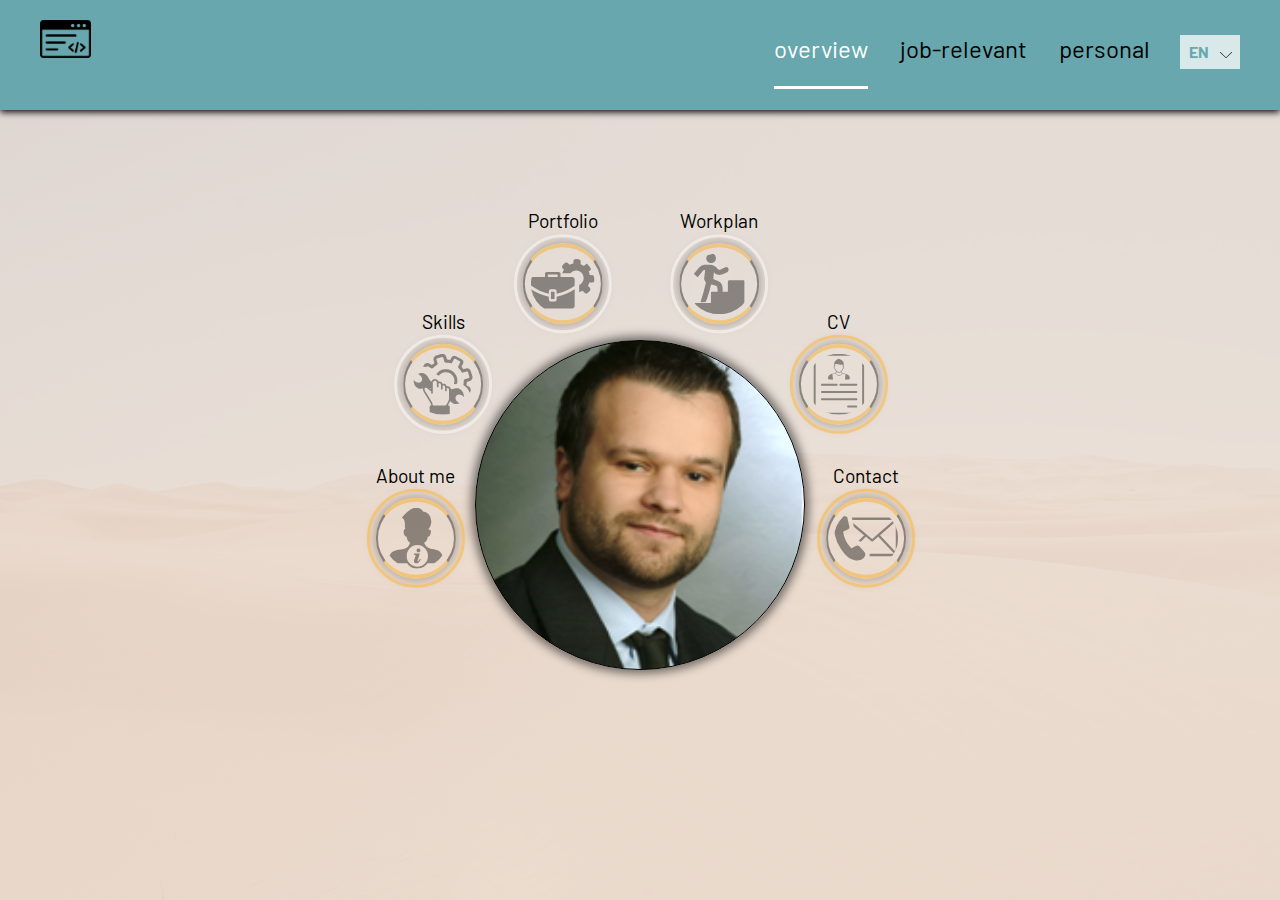
<file: index.html>
<!DOCTYPE html>
<html lang="en">
  <head>
    <meta charset="UTF-8" />
    <meta http-equiv="X-UA-Compatible" content="IE=edge" />
    <meta name="viewport" content="width=device-width, initial-scale=1.0" />
    <link
      rel="icon"
      type="image/png"
      href="/assets/Bildschirmfoto vom 2022-07-23 14-48-55.png"
      onerror="if(this.href != '/job-application-site/assets/Bildschirmfoto vom 2022-07-23 14-48-55.png') this.href='/job-application-site/assets/Bildschirmfoto vom 2022-07-23 14-48-55.png';"
      style="border-radius: 60%"
    />
    <title>overview application</title>
    <!-- BASE -->
    <!-- for github pages -->
    <!-- <base href="/bru1415.github.io/job-application-site/" /> -->
    <!-- for localhost -->
    <!-- <base href="" /> -->
    <!-- GOOGLE FONTS -->
    <link rel="preconnect" href="https://fonts.googleapis.com" />
    <link rel="preconnect" href="https://fonts.gstatic.com" crossorigin />
    <link
      href="https://fonts.googleapis.com/css2?family=Barlow+Semi+Condensed:ital,wght@0,400;0,700;1,400&family=Barlow:wght@400;700&family=Libre+Baskerville:wght@400;700&display=swap"
      rel="stylesheet"
    />
    <link rel="preconnect" href="https://fonts.googleapis.com" />
    <link rel="preconnect" href="https://fonts.gstatic.com" crossorigin />
    <link
      href="https://fonts.googleapis.com/css2?family=Gelasio:ital,wght@0,400;0,500;0,600;0,700;1,400;1,500;1,600;1,700&display=swap"
      rel="stylesheet"
    />
    <link rel="preconnect" href="https://fonts.googleapis.com" />
    <link rel="preconnect" href="https://fonts.gstatic.com" crossorigin />
    <link
      href="https://fonts.googleapis.com/css2?family=Roboto+Slab:wght@400;500;700;900&display=swap"
      rel="stylesheet"
    />
    <link rel="preconnect" href="https://fonts.googleapis.com" />
    <link rel="preconnect" href="https://fonts.gstatic.com" crossorigin />
    <link
      href="https://fonts.googleapis.com/css2?family=Roboto+Condensed:ital,wght@0,400;0,700;1,400&display=swap"
      rel="stylesheet"
    />
    <!-- Custom css -->
    <link
      rel="stylesheet"
      href="./styles.css"
      onerror="if(this.href != '/job-application-site/styles.css') this.href='/job-application-site/styles.css';"
    />
    <!-- JS -->
    <script
      src="./index.js"
      onerror="if(this.src != '/job-application-site/index.js') this.src='/job-application-site/index.js';"
      defer
    ></script>
    <!-- <script src="../jsonData.js" type="module" defer></script> -->
  </head>
  <body class="overview">
    <header class="SiteHeader sticky">
      <div class="SiteHeader__navAndLogoContainer flex just-between">
        <div class="logo">
          <img
            src="/assets/coding.png"
            alt="coding-symbol as logo"
            onerror="if(this.src != '/job-application-site/assets/coding.png') this.src = '/job-application-site/assets/coding.png';"
          />
        </div>
        <div class="SiteHeader__navContainer flex just-between">
          <nav>
            <ul
              class="primary-navigation underline-indicators"
              data-is-expanded="false"
            >
              <li class="active">
                <a
                  href="./index.html"
                  onerror="if(this.href != '/job-application-site/') this.href='/job-application-site/';"
                  >overview</a
                >
              </li>
              <li>
                <a
                  href="./pages/technical.html"
                  onerror="if(this.href != '/job-application-site/pages/technical.html') this.href='/job-application-site/pages/technical.html';"
                  >job-relevant</a
                >
              </li>
              <li>
                <a
                  href="./pages/personal.html"
                  onerror="if(this.href != '/job-application-site/pages/personal.html') this.href='/job-application-site/pages/personal.html';"
                  >personal</a
                >
              </li>
            </ul>
          </nav>
          <div class="SiteHeader__navContainer_sideElements flex">
            <div class="lang-dropdown">
              <div class="dropdown-current">EN</div>
              <div class="dropdown-content">
                <div>
                  <a
                    href="./index-de.html"
                    onerror="if(this.href != '/job-application-site/index-de.html') this.href='/job-application-site/index-de.html';"
                  >
                    DE</a
                  >
                </div>
              </div>
            </div>
            <button
              data-close-icon="false"
              class="mobile-nav-toggle burger-icon"
              aria-controls="primary-navigation"
            >
              <span class="sr-only" aria-expanded="false">Menu</span>
            </button>
          </div>
        </div>
      </div>
    </header>
    <main id="main" class="main-grid grid">
      <div class="presentation-wrapper">
        <picture class="profile-photo" data-screen="full">
          <img
            src="/assets/Bildschirmfoto vom 2022-07-23 14-48-55.png"
            alt="picture of bruno-martin schuster"
            onerror="if(this.src != '/job-application-site/assets/Bildschirmfoto vom 2022-07-23 14-48-55.png') this.src = '/job-application-site/assets/Bildschirmfoto vom 2022-07-23 14-48-55.png';"
        /></picture>
        <ul id="topics" class="topics" data-screen="full">
          <li data-position="1" data-title="About me">
            <span>About me</span>
            <img
              data-topicarea="personal"
              src="/assets/about-me.svg"
              alt="graphic showing outline of a person with in i representing information"
              onerror="if(this.src != '/job-application-site/assets/about-me.svg') this.src = '/job-application-site/assets/about-me.svg';"
            />
          </li>
          <li data-position="2" data-title="Skills">
            <span>Skills</span>
            <img
              data-topicarea="technical"
              src="/assets/repair-fix-repairing.svg"
              alt="graphic showing a gearwheel and a hand holding a spanner"
              onerror="if(this.src != '/job-application-site/assets/repair-fix-repairing.svg') this.src = '/job-application-site/assets/repair-fix-repairing.svg';"
            />
          </li>
          <li data-position="3" data-title="Portfolio">
            <span>Portfolio</span>
            <img
              data-topicarea="technical"
              src="/assets/work-experience.svg"
              alt="graphic showing a gearwheel and a briefcase"
              onerror="if(this.src != '/job-application-site/assets/work-experience.svg') this.src = '/job-application-site/assets/work-experience.svg';"
            />
          </li>
          <li data-position="4" data-title="Workplan">
            <span>Workplan</span>
            <img
              data-topicarea="technical"
              src="/assets/stair-climbing.svg"
              alt="graphic showing a person climbing up stairs"
              onerror="if(this.src != '/job-application-site/assets/stair-climbing.svg') this.src = '/job-application-site/assets/stair-climbing.svg';"
            />
          </li>
          <li data-position="5" data-title="CV">
            <span>CV</span>
            <img
              data-topicarea="personal"
              src="/assets/resume-cv.svg"
              alt="graphic showing a resume"
              onerror="if(this.src != '/job-application-site/assets/resume-cv.svg') this.src = '/job-application-site/assets/resume-cv.svg';"
            />
          </li>
          <li data-position="6" data-title="Contact">
            <span>Contact</span>
            <img
              data-topicarea="personal"
              src="/assets/contact-us.svg"
              alt="graphic showing a phone and a envelope"
              onerror="if(this.src != '/job-application-site/assets/contact-us.svg') this.src = '/job-application-site/assets/contact-us.svg';"
            />
          </li>
        </ul>
      </div>
      <!-- short-description --------------------------------------------------------------------------------------- -->
      <div class="short-description">
        <div class="short-desc-nav-wrapper" data-is-expanded="true">
          <button
            data-close-icon="false"
            class="short-desc-nav-toggle burger-icon"
            aria-controls="short-desc-nav-wrapper"
            aria-expanded="false"
          >
            <span class="sr-only" aria-expanded="false"
              >Menu short-description</span
            >
          </button>
          <div
            class="grid short-description-nav"
            role="tablist"
            aria-label="topics list"
          >
            <div
              data-position="1"
              role="tab"
              aria-controls="about_me-tab"
              aria-selected="false"
              tabindex="-1"
            >
              <button data-topicarea="personal">
                <img
                  data-topicarea="personal"
                  src="/assets/about-me.svg"
                  alt="graphic showing outline of a person with in i representing information"
                  onerror="if(this.src != '/job-application-site/assets/about-me.svg') this.src = '/job-application-site/assets/about-me.svg';"
                />
              </button>
              <span class="sr-only">About me</span>
            </div>
            <div
              data-position="2"
              role="tab"
              aria-controls="skills-tab"
              aria-selected="false"
              tabindex="-1"
            >
              <button data-topicarea="technical">
                <img
                  data-topicarea="technical"
                  src="/assets/repair-fix-repairing.svg"
                  alt="graphic showing a gearwheel and a hand holding a spanner"
                  onerror="if(this.src != '/job-application-site/assets/repair-fix-repairing.svg') this.src = '/job-application-site/assets/repair-fix-repairing.svg';"
                />
              </button>
              <span class="sr-only">Skills</span>
            </div>
            <div
              data-position="3"
              role="tab"
              aria-controls="portfolio-tab"
              aria-selected="false"
              tabindex="-1"
            >
              <button data-topicarea="technical">
                <img
                  data-topicarea="technical"
                  src="/assets/work-experience.svg"
                  alt="graphic showing a gearwheel and a hand holding a spanner"
                  onerror="if(this.src != '/job-application-site/assets/work-experience.svg') this.src = '/job-application-site/assets/work-experience.svg';"
                />
              </button>
              <span class="sr-only">Portfolio</span>
            </div>
            <div
              data-position="4"
              role="tab"
              aria-controls="workplan-tab"
              aria-selected="true"
              tabindex="0"
            >
              <button data-topicarea="technical">
                <img
                  data-topicarea="technical"
                  src="/assets/stair-climbing.svg"
                  alt="graphic showing a person climbing up stairs"
                  onerror="if(this.src != '/job-application-site/assets/stair-climbing.svg') this.src = '/job-application-site/assets/stair-climbing.svg';"
                />
              </button>
              <span class="sr-only">Workplan</span>
            </div>
            <div
              data-position="5"
              role="tab"
              aria-controls="cv-tab"
              aria-selected="false"
              tabindex="-1"
            >
              <button data-topicarea="personal">
                <img
                  data-topicarea="personal"
                  src="/assets/resume-cv.svg"
                  alt="graphic showing a resume"
                  onerror="if(this.src != '/job-application-site/assets/resume-cv.svg') this.src = '/job-application-site/assets/resume-cv.svg';"
                />
              </button>
              <span class="sr-only">CV</span>
            </div>
            <div
              data-position="6"
              role="tab"
              aria-controls="contact-tab"
              aria-selected="false"
              tabindex="-1"
            >
              <button data-topicarea="personal">
                <img
                  data-topicarea="personal"
                  src="/assets/contact-us.svg"
                  alt="graphic showing a phone and a envelope"
                  onerror="if(this.src != '/job-application-site/assets/contact-us.svg') this.src = '/job-application-site/assets/contact-us.svg';"
                />
              </button>
              <span class="sr-only">Contact</span>
            </div>
          </div>
          <div class="short-description-nav__head flex inside-wrapper">
            <button class="navigation__arrow arrow-left">⬅</button>
            <h2 class="description-heading"></h2>
            <button class="navigation__arrow arrow-right">➡</button>
          </div>
        </div>
        <div class="short-description-nav__head flex outside-wrapper">
          <button class="navigation__arrow arrow-left">⬅</button>
          <h2 class="description-heading"></h2>
          <button class="navigation__arrow arrow-right">➡</button>
        </div>
        <!-- ShortContent ------------------------------------------------------------------- -->

        <section class="short-content">
          <!-- About me  ------------------------------------------------------------->
          <article
            hidden
            role="tabpanel"
            id="about_me-tab"
            tabindex="0"
            data-position="1"
            aria-labelledby="about_me-tab"
          >
            <div class="about_me flex col">
              <!-- <h2>About me</h2> -->
              <h3>personal</h3>
              <p>
                I am a calm person who is enthusiastic about learning. In groups
                I generally do not take the leading part, but always try to push
                when there is a goal to reach.
                <br />
                One of my greatest strengths is my frustration tolerance, which
                I think is an important ability for a programmer. I usually try
                to consider tasks from different point of views. That, on the
                one hand takes more time, on the other hand is less superficial.
              </p>
              <div class="short-info">
                This is a brief overview. If you want to see more details got to
                <a
                  href="/pages/personal.html"
                  onerror="if(this.href != '/job-application-site/pages/personal.html') this.href='/job-application-site/pages/personal.html';"
                  >personal</a
                >
              </div>
              <br />
              <br />
              <h3>professional</h3>
              <p>
                I personally see myself rather working in the backend- than in
                frontend-development. However, I have not decided definitely. I
                will anyway first go through the whole MERN-stack to have an
                overall picture.
              </p>
            </div>
            <div class="short-info">
              This is a brief overview. If you want to see more details got to
              <a
                href="/pages/personal.html"
                onerror="if(this.href != '/job-application-site/pages/personal.html') this.href='/job-application-site/pages/personal.html';"
                >job-relevant</a
              >
            </div>
          </article>
          <!-- Skills  ----------------------------------------------------------------->
          <article
            hidden
            role="tabpanel"
            id="skills-tab"
            tabindex="0"
            data-position="2"
            aria-labelledby="skills-tab"
          >
            <div class="skills__transferable">
              <h3>transferable skills</h3>
              <div class="flex skills__list col-row col-row-sm">
                <div class="skills__list_half flex col">
                  <span>connected thinking</span>
                  <div class="skills__list_item flex">
                    <div
                      class="skills__list_item--fill"
                      style="--skill-fill: 80%"
                    ></div>
                  </div>
                  <span>analytical thinking</span>
                  <div class="skills__list_item flex">
                    <div
                      class="skills__list_item--fill"
                      style="--skill-fill: 75%"
                    ></div>
                  </div>
                  <span>creativity in problem solving</span>
                  <div class="skills__list_item flex">
                    <div
                      class="skills__list_item--fill"
                      style="--skill-fill: 80%"
                    ></div>
                  </div>
                </div>
                <div class="skills__list_half flex col">
                  <span>frustration competence</span>
                  <div class="skills__list_item flex">
                    <div
                      class="skills__list_item--fill"
                      style="--skill-fill: 85%"
                    ></div>
                  </div>
                  <span>eagerness to learn</span>
                  <div class="skills__list_item flex">
                    <div
                      class="skills__list_item--fill"
                      style="--skill-fill: 85%"
                    ></div>
                  </div>
                  <span>flexibility</span>
                  <div class="skills__list_item flex">
                    <div
                      class="skills__list_item--fill"
                      style="--skill-fill: 75%"
                    ></div>
                  </div>
                </div>
              </div>
            </div>
            <div class="short-info">
              This is a brief overview. If you want to see more details got to
              <a
                href="/pages/personal.html"
                onerror="if(this.href != '/job-application-site/pages/personal.html') this.href='/job-application-site/pages/personal.html';"
                >personal</a
              >
            </div>
            <h3>coding skills</h3>
            <div class="skills__coding">
              <div class="flex skills__list flex col-row col-row-sm">
                <div class="skills__list_half flex col">
                  <span>Java Script</span>
                  <div class="skills__list_item flex">
                    <div
                      class="skills__list_item--fill"
                      style="--skill-fill: 55%"
                    ></div>
                  </div>
                  <span>css</span>
                  <div class="skills__list_item flex">
                    <div
                      class="skills__list_item--fill"
                      style="--skill-fill: 45%"
                    ></div>
                  </div>
                  <span>html</span>
                  <div class="skills__list_item flex">
                    <div
                      class="skills__list_item--fill"
                      style="--skill-fill: 45%"
                    ></div>
                  </div>
                </div>
                <div class="skills__list_half flex col">
                  <span>bootstrap</span>
                  <div class="skills__list_item flex">
                    <div
                      class="skills__list_item--fill"
                      style="--skill-fill: 25%"
                    ></div>
                  </div>
                  <span>figma</span>
                  <div class="skills__list_item flex">
                    <div
                      class="skills__list_item--fill"
                      style="--skill-fill: 15%"
                    ></div>
                  </div>
                  <span>java</span>
                  <div class="skills__list_item flex">
                    <div
                      class="skills__list_item--fill"
                      style="--skill-fill: 30%"
                    ></div>
                  </div>
                </div>
              </div>
            </div>
            <div class="short-info">
              This is a brief overview. If you want to see more details got to
              <a
                href="/pages/technical.html"
                onerror="if(this.href != '/job-application-site/pages/technical.html') this.href='/job-application-site/pages/technical.html';"
                >job-relevant</a
              >
            </div>
          </article>
          <!-- Portfolio  --------------------------------------------------------------->
          <article
            hidden
            role="tabpanel"
            tabindex="0"
            data-title="Portfolio"
            data-position="3"
            id="portfolio-tab"
            aria-labelledby="portfolio-tab"
          >
            <h3>My four most recent works</h3>
            <div class="gallery flex">
              <div class="gallery__element">
                <a
                  href="https://bru1415.github.io/fementor-job-listings/"
                  class="portfolio_a-tag"
                  ><figure class="pos-relative">
                    <img
                      src="/assets/fementor-job-listings.png"
                      alt="screenshot of job listings project"
                      onerror="if(this.src != '/job-application-site/assets/fementor-job-listings.png') this.src = '/job-application-site/assets/fementor-job-listings.png';"
                    />
                    <figcaption>
                      <p>React / JavaScript / CSS / HTML</p>
                      <h5>fementor-job-listings</h5>
                    </figcaption>
                  </figure>
                </a>
                <div class="git-repo-link fs-500">
                  <a href="https://github.com/Bru1415/fementor-job-listings"
                    >go to github repository</a
                  >
                </div>
              </div>
              <div class="gallery__element">
                <a
                  href="https://codepen.io/BrCoWeb/pen/ExbvEqm?editors=1111"
                  class="portfolio_a-tag"
                  ><figure class="pos-relative">
                    <img
                      src="/assets/fcc-random-quote-machine.png"
                      alt="screenshot of random quote machine project"
                      onerror="if(this.src != '/job-application-site/assets/fcc-random-quote-machine.png') this.src = '/job-application-site/assets/fcc-random-quote-machine.png';"
                    />
                    <figcaption>
                      <p>React / JavaScript / CSS / HTML</p>
                      <h5>fcc-random-quote-machine</h5>
                    </figcaption>
                  </figure></a
                >
              </div>
              <div class="gallery__element">
                <a
                  href="https://bru1415.github.io/odin-calculator/"
                  class="portfolio_a-tag"
                  ><figure class="pos-relative">
                    <img
                      src="/assets/odin-calculator.png"
                      alt="screenshot of calculator project"
                      onerror="if(this.src != '/job-application-site/assets/odin-calculator.png') this.src = '/job-application-site/assets/odin-calculator.png';"
                    />

                    <figcaption>
                      <p>JavaScript / HTML / CSS</p>
                      <h5>odin-calculator</h5>
                    </figcaption>
                  </figure></a
                >
                <div class="git-repo-link fs-500">
                  <a href="https://github.com/Bru1415/odin-calculator"
                    >go to github repository</a
                  >
                </div>
              </div>

              <div class="gallery__element">
                <a
                  href="https://bru1415.github.io/odin-etch-a-sketch/"
                  class="portfolio_a-tag portfolio__odin_odin-etch-a-sketch"
                  ><figure class="pos-relative">
                    <img
                      src="/assets/odin-etch-a-sketch.png"
                      alt="screenshot of etch a sketch project"
                      onerror="if(this.src != '/job-application-site/assets/odin-etch-a-sketch.png') this.src = '/job-application-site/assets/odin-etch-a-sketch.png';"
                    />
                    <figcaption>
                      <p>JavaScript / HTML / CSS</p>
                      <h5>odin-etch-a-sketch</h5>
                    </figcaption>
                  </figure></a
                >
                <div class="git-repo-link fs-500">
                  <a
                    class=""
                    href="https://github.com/Bru1415/odin-etch-a-sketch"
                    >go to github repository</a
                  >
                </div>
              </div>
            </div>
            <div class="short-info">
              This is a brief overview. If you want to see more details got to
              <a
                href="/pages/technical.html"
                onerror="if(this.href != '/job-application-site/pages/technical.html') this.href='/job-application-site/pages/technical.html';"
                >job-relevant</a
              >
            </div>
          </article>
          <!-- Workplan  ---------------------------------------------------------------->
          <article
            hidden
            data-title="Workplan"
            role="tabpanel"
            tabindex="0"
            data-title="workplan"
            data-position="4"
            id="workplan-tab"
            aria-labelledby="workplan-tab"
          >
            <article class="technical__workplan flex">
              <article class="workplan__past flex">
                <div>
                  <h3>Learning History (Up to the present)</h3>
                  <div class="workplan__past__to-present">
                    <div>
                      <div class="timeline process">
                        <h5>Getting curious</h5>
                        <div><span class="date-range"> July 2021</span></div>
                      </div>
                      <div class="timeline process">
                        <h5>Testing phase</h5>
                        <div>
                          <span class="date-range"
                            >August 2021 - October 2022</span
                          >
                        </div>
                      </div>
                      <div class="timeline process">
                        <h5>Getting serious</h5>
                        <div>
                          <span class="date-range"
                            >October 2021 - November 2022</span
                          >
                        </div>
                      </div>
                      <div class="timeline process">
                        <h5>diversify sources of learning</h5>
                        <div>
                          <span class="date-range"
                            >November 2021 - present</span
                          >
                        </div>
                      </div>
                      <div class="timeline success">
                        <h5>
                          Finish <em>"The Web Development Bootcamp 2022"</em> by
                          Colt Steele
                        </h5>
                        <div>
                          <span class="date-range">16th of January 2021</span>
                        </div>
                      </div>
                      <div class="timeline success">
                        <h5>
                          Finish freeCodeCamp "JavaScript Algorithms and Data
                          Structures Certification"
                        </h5>
                        <div>
                          <span class="date-range">31th of January 2021</span>
                        </div>
                      </div>
                      <div class="timeline process">
                        <h5>Start with react</h5>
                        <div>
                          <span class="date-range"
                            >February 2022 - March 2022</span
                          >
                        </div>
                      </div>
                      <div class="timeline process">
                        <h5>Deepen knowledge on html and css</h5>
                        <div>
                          <span class="date-range">March 2022 - present</span>
                        </div>
                      </div>
                      <div class="timeline process">
                        <h5>Continue with react</h5>
                        <div><span class="date-range">July 2022</span></div>

                        <p></p>
                      </div>
                      <div class="timeline success">
                        <h5>finish main part of react Tutorial</h5>
                        <div>
                          <span class="date-range">28th of August 2022</span>
                        </div>
                      </div>
                      <div class="timeline process">
                        <h5>
                          Deepen knowledge on react and prepare for application
                        </h5>
                        <div>
                          <span class="date-range"
                            >September 2022 - present</span
                          >
                        </div>
                      </div>
                      <div class="timeline success">
                        <h5>finish first challenge of Frontend Mentor</h5>
                        <div>
                          <span class="date-range">16th of September 2022</span>
                        </div>
                      </div>
                    </div>
                  </div>
                </div>
              </article>
              <article class="workplan__future flex">
                <div>
                  <h3>Learning Plan (next steps)</h3>
                  <div class="workplan__future__from-present">
                    <div>
                      <div class="timeline process">
                        <h5>
                          Deepen knowledge on react and prepare for application
                        </h5>
                        <div>
                          <span class="date-range">present - January 2023</span>
                        </div>
                      </div>
                      <div class="timeline process">
                        <h5>Working on the backend</h5>
                        <div>
                          <span class="date-range"
                            >January 2023 - March 2022</span
                          >
                        </div>
                      </div>
                      <div class="timeline process">
                        <h5>Deepen the MERN-Stack</h5>
                        <div>
                          <span class="date-range">April 2022 - May 2022</span>
                        </div>
                      </div>
                      <div class="timeline process">
                        <h5>Continuous Improvement</h5>
                        <div>
                          <span class="date-range">May 2022 - open end</span>
                        </div>
                      </div>
                    </div>
                  </div>
                </div>
              </article>
            </article>
            <div class="short-info">
              This is a brief overview. If you want to see more details got to
              <a
                href="/pages/technical.html"
                onerror="if(this.href != '/job-application-site/pages/technical.html') this.href='/job-application-site/pages/technical.html';"
                >job-relevant</a
              >
            </div>
          </article>
          <!-- CV  ------------------------------------------------------------------------->
          <article
            hidden
            role="tabpanel"
            id="cv-tab"
            tabindex="0"
            data-position="5"
            aria-labelledby="cv-tab"
          >
            <article class="cv flex">
              <div class="curriculum">
                <div>
                  <h3>work life</h3>
                  <div class="worklife">
                    <div class="timeline success">
                      <h5>tutor</h5>
                      <span>as a freelancer</span>
                      <div><span class="date-range">2013 - 2021</span></div>
                    </div>
                  </div>
                </div>
                <h3>education</h3>
                <div class="education">
                  <div>
                    <div class="timeline">
                      <h5>master's programme</h5>
                      <span>at Leuphana University Lüneburg</span>
                      <div>
                        <span class="date-range">October 2010 - May 2013</span>
                      </div>
                      <div class="master">
                        <div class="grid curriculum__specification">
                          <div>degree program:</div>
                          <div>Management and Engineering</div>
                          <div>intermediate grade:</div>
                          <div>1.92</div>
                        </div>
                      </div>
                    </div>
                    <div class="timeline success">
                      <h5>
                        Further Education: "Coaching and psychological
                        counseling"
                      </h5>
                      <span>at "Integra Heilpraktikerschule"</span>
                      <div>
                        <span class="date-range">June 2010 - January 2012</span>
                      </div>
                      <div class="grid curriculum__specification">
                        <div>Main topics:</div>
                        <div>
                          communication theory, different counseling approaches
                        </div>
                      </div>
                    </div>
                    <div class="timeline success">
                      <h5>Bachelor of engineering</h5>
                      <span>from Leuphana University Lüneburg</span>
                      <div>
                        <span class="date-range"
                          >October 2006 - September 2010</span
                        >
                      </div>
                      <div class="grid curriculum__specification">
                        <div>degree program:</div>
                        <div>Applied automation technology</div>
                        <div>final grade:</div>
                        <div>2.3</div>
                      </div>
                    </div>
                    <div class="timeline success">
                      <h5>general qualification for university entrance</h5>
                      <span>from Herder Schule Lüneburg</span>
                      <div><span class="date-range"> - 2004</span></div>
                      <div class="grid curriculum__specification">
                        <div>Examination subjects:</div>
                        <div>
                          mathematics (advanced course), physics (advanced
                          course), english
                        </div>
                      </div>
                    </div>
                  </div>
                </div>
                <h3>relevant/transferable side jobs</h3>
                <div class="worklife side-jobs">
                  <div>
                    <div>
                      <h5>tutor</h5>
                      <span>for diverse employers as freelancer</span>
                      <div><span class="date-range">2009 - 2013</span></div>
                    </div>
                    <div>
                      <h5>Social listening analysis</h5>
                      <span>at Brandwatch</span>
                      <div><span class="date-range">2011 - 2013</span></div>
                      <p>Tasks: query creation, translations</p>
                    </div>
                  </div>
                </div>
              </div>
            </article>
            <div class="short-info">
              This is a brief overview. If you want to see more details got to
              <a
                href="/pages/personal.html"
                onerror="if(this.href != '/job-application-site/pages/personal.html') this.href='/job-application-site/pages/personal.html';"
                >personal</a
              >
            </div>
          </article>
          <!-- Contact  ------------------------------------------------------------------------->
          <article
            hidden
            data-title="Contact"
            role="tabpanel"
            id="contact-tab"
            tabindex="0"
            data-position="6"
            aria-labelledby="contact-tab"
          >
            <div class="grid contact_table">
              <div>AGE:</div>
              <div>39</div>
              <div>EMAIL:</div>
              <div>bruno.m.schuster@gmail.de</div>
              <div>PHONE:</div>
              <div>017621532863</div>
              <div>ADDRESS:</div>
              <div>Lüneburg, Germany</div>
            </div>
            <div class="short-info">
              This is a brief overview. If you want to see more details got to
              <a
                href="/pages/personal.html"
                onerror="if(this.href != '/job-application-site/pages/personal.html') this.href='/job-application-site/pages/personal.html';"
                >personal</a
              >
            </div>
          </article>
        </section>
        <section class="side-information"><p></p></section>
      </div>
    </main>
  </body>
</html>
</file>
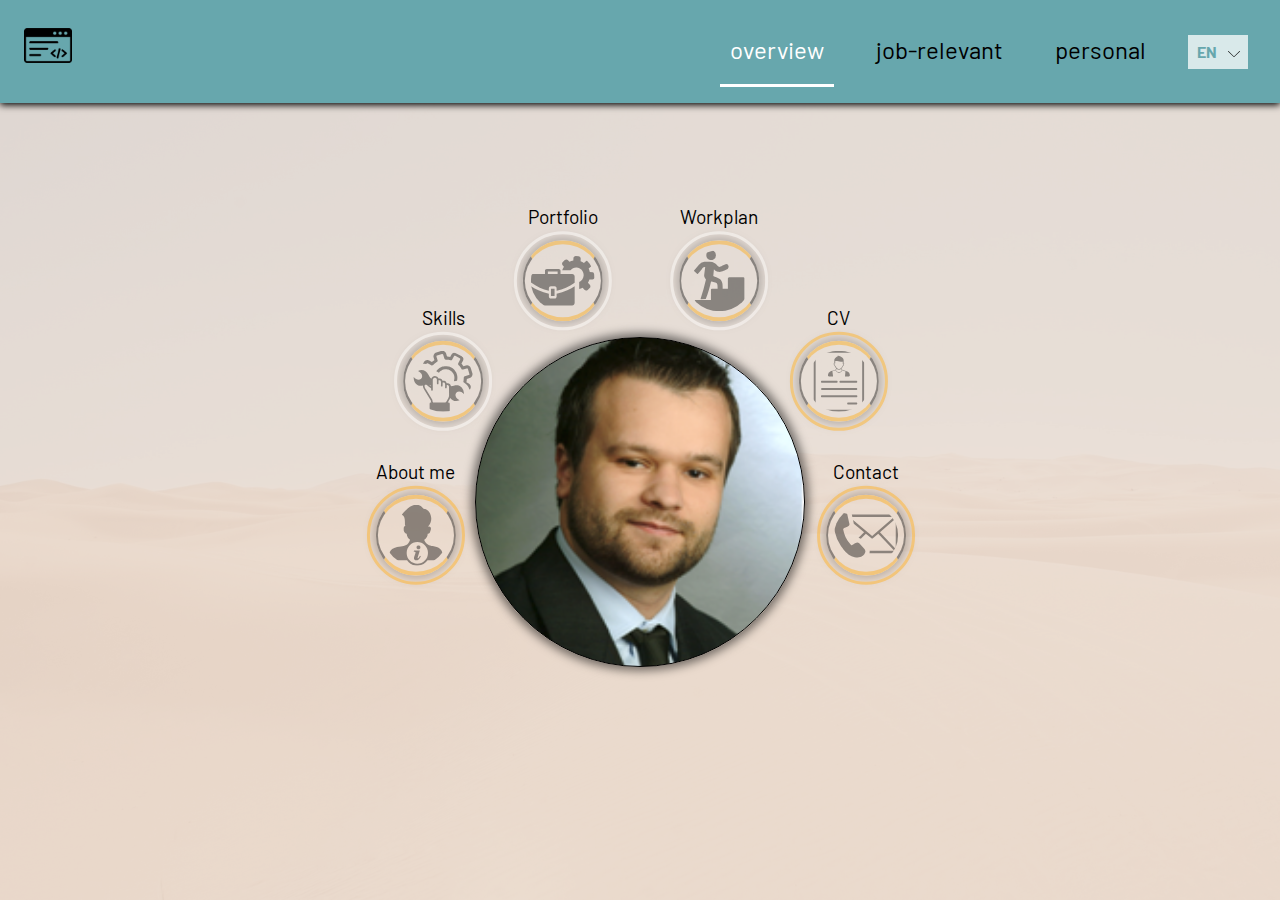
<file: src/index.html>
<!DOCTYPE html>
<html lang="en">
  <head>
    <meta charset="UTF-8" />
    <meta http-equiv="X-UA-Compatible" content="IE=edge" />
    <meta name="viewport" content="width=device-width, initial-scale=1.0" />
    <link
      rel="icon"
      type="image/png"
      href="./assets/Bildschirmfoto vom 2022-07-23 14-48-55.png"
      style="border-radius: 60%"
    />
    <title>overview application</title>
    <!-- Google fonts -->
    <link rel="preconnect" href="https://fonts.googleapis.com" />
    <link rel="preconnect" href="https://fonts.gstatic.com" crossorigin />
    <link
      href="https://fonts.googleapis.com/css2?family=Barlow+Semi+Condensed:ital,wght@0,400;0,700;1,400&family=Barlow:wght@400;700&family=Libre+Baskerville:wght@400;700&display=swap"
      rel="stylesheet"
    />
    <link rel="preconnect" href="https://fonts.googleapis.com" />
    <link rel="preconnect" href="https://fonts.gstatic.com" crossorigin />
    <link
      href="https://fonts.googleapis.com/css2?family=Gelasio:ital,wght@0,400;0,500;0,600;0,700;1,400;1,500;1,600;1,700&display=swap"
      rel="stylesheet"
    />
    <link rel="preconnect" href="https://fonts.googleapis.com" />
    <link rel="preconnect" href="https://fonts.gstatic.com" crossorigin />
    <link
      href="https://fonts.googleapis.com/css2?family=Roboto+Slab:wght@400;500;700;900&display=swap"
      rel="stylesheet"
    />
    <link rel="preconnect" href="https://fonts.googleapis.com" />
    <link rel="preconnect" href="https://fonts.gstatic.com" crossorigin />
    <link
      href="https://fonts.googleapis.com/css2?family=Roboto+Condensed:ital,wght@0,400;0,700;1,400&display=swap"
      rel="stylesheet"
    />
    <!-- Custom css -->
    <link rel="stylesheet" href="./styles.css" />
    <!-- JS -->
    <script src="./index.js" defer></script>
    <script src="../jsonData.js" type="module" defer></script>
  </head>
  <body id="english-version" class="overview">
    <header class="flex">
      <button
        data-close-icon="false"
        class="mobile-nav-toggle burger-icon"
        aria-controls="primary-navigation"
      >
        <span class="sr-only" aria-expanded="false">Menu</span>
      </button>
      <div class="logo">
        <img src="./assets/coding.png" alt="coding-symbol as logo" />
      </div>
      <nav>
        <ul
          class="primary-navigation underline-indicators"
          data-is-expanded="false"
        >
          <li class="active"><a href="./index.html">overview</a></li>
          <li><a href="./pages/technical.html">job-relevant</a></li>
          <li><a href="./pages/personal.html">personal</a></li>
        </ul>
      </nav>
      <div class="lang-dropdown">
        <div class="dropdown-current">EN</div>
        <div class="dropdown-content">
          <div><a href="./index-de.html"> DE</a></div>
        </div>
      </div>
    </header>
    <main id="main" class="main-grid grid">
      <div class="presentation-wrapper">
        <picture class="profile-photo" data-screen="full"
          ><img
            src="./assets/Bildschirmfoto vom 2022-07-23 14-48-55.png"
            alt="picture of bruno-martin schuster"
        /></picture>
        <ul id="topics" class="topics" data-screen="full">
          <li data-position="1" data-title="About me">
            <span>About me</span
            ><img
              data-topicarea="personal"
              src="./assets/about-me.svg"
              alt="graphic showing outline of a person with in i representing information"
            />
          </li>
          <li data-position="2" data-title="Skills">
            <span>Skills</span>
            <img
              data-topicarea="technical"
              src="./assets/repair-fix-repairing.svg"
              alt="graphic showing a gearwheel and a hand holding a spanner"
            />
          </li>
          <li data-position="3" data-title="Portfolio">
            <span>Portfolio</span
            ><img
              data-topicarea="technical"
              src="./assets/work-experience.svg"
              alt="graphic showing a gearwheel and a briefcase"
            />
          </li>
          <li data-position="4" data-title="Workplan">
            <span>Workplan</span
            ><img
              data-topicarea="technical"
              src="./assets/stair-climbing.svg"
              alt="graphic showing a person climbing up stairs"
            />
          </li>
          <li data-position="5" data-title="CV">
            <span>CV</span
            ><img
              data-topicarea="personal"
              src="./assets/resume-cv.svg"
              alt="graphic showing a resume"
            />
          </li>
          <li data-position="6" data-title="Contact">
            <span>Contact</span
            ><img
              data-topicarea="personal"
              src="./assets/contact-us.svg"
              alt="graphic showing a phone and a envelope"
            />
          </li>
        </ul>
      </div>
      <!-- short-description --------------------------------------------------------------------------------------- -->
      <div class="short-description">
        <div
          class="grid short-description-nav"
          role="tablist"
          aria-label="topics list"
        >
          <div
            data-position="1"
            role="tab"
            aria-controls="about_me-tab"
            aria-selected="false"
            tabindex="-1"
          >
            <button data-topicarea="personal">
              <img
                src="./assets/about-me.svg"
                alt="graphic showing outline of a person with in i representing information"
              />
            </button>
            <span class="sr-only">About me</span>
          </div>
          <div
            data-position="2"
            role="tab"
            aria-controls="skills-tab"
            aria-selected="false"
            tabindex="-1"
          >
            <button data-topicarea="technical">
              <img
                src="./assets/repair-fix-repairing.svg"
                alt="graphic showing a gearwheel and a hand holding a spanner"
              />
            </button>
            <span class="sr-only">Skills</span>
          </div>
          <div
            data-position="3"
            role="tab"
            aria-controls="portfolio-tab"
            aria-selected="false"
            tabindex="-1"
          >
            <button data-topicarea="technical">
              <img
                src="./assets/work-experience.svg"
                alt="graphic showing a gearwheel and a briefcase"
              />
            </button>
            <span class="sr-only">Portfolio</span>
          </div>
          <div
            data-position="4"
            role="tab"
            aria-controls="workplan-tab"
            aria-selected="true"
            tabindex="0"
          >
            <button data-topicarea="technical">
              <img
                src="./assets/stair-climbing.svg"
                alt="graphic showing a person climbing up stairs"
              />
            </button>
            <span class="sr-only">Workplan</span>
          </div>
          <div
            data-position="5"
            role="tab"
            aria-controls="cv-tab"
            aria-selected="false"
            tabindex="-1"
          >
            <button data-topicarea="personal">
              <img
                src="./assets/resume-cv.svg"
                alt="graphic showing a resume"
              />
            </button>
            <span class="sr-only">CV</span>
          </div>
          <div
            data-position="6"
            role="tab"
            aria-controls="contact-tab"
            aria-selected="false"
            tabindex="-1"
          >
            <button data-topicarea="personal">
              <img
                src="./assets/contact-us.svg"
                alt="graphic showing a phone and a envelope"
              />
            </button>
            <span class="sr-only">Contact</span>
          </div>
        </div>
        <!-- ShortContent ------------------------------------------------------------------- -->
        <div class="short-description-nav__head flex">
          <button class="navigation__arrow arrow-left">⬅</button>
          <h2 class="description-heading"></h2>
          <button class="navigation__arrow arrow-right">➡</button>
        </div>
        <section class="short-content">
          <!-- About me  ------------------------------------------------------------->
          <article
            hidden
            role="tabpanel"
            id="about_me-tab"
            tabindex="0"
            data-position="1"
            aria-labelledby="about_me-tab"
          >
            <div class="about_me flex col">
              <!-- <h2>About me</h2> -->
              <h3>personal</h3>
              <p>
                I am a calm person who is enthusiastic about learning. In groups
                I generally do not take the leading part, but always try to push
                when there is a goal to reach.
                <br />
                One of my greatest strengths is my frustration tolerance, which
                I think is an important ability for a programmer. I usually try
                to consider tasks from different point of views. That, on the
                one hand takes more time, on the other hand is less superficial.
              </p>
              <div class="short-info">
                This is a brief overview. If you want to see more details got to
                <a href="./pages/personal.html">personal</a>
              </div>
              <br />
              <br />
              <h3>professional</h3>
              <p>
                I personally see myself rather working in the backend- than in
                frontend-development. However, I have not decided definitely. I
                will anyway first go through the whole MERN-stack to have an
                overall picture.
              </p>
            </div>
            <div class="short-info">
              This is a brief overview. If you want to see more details got to
              <a href="./pages/personal.html">job-relevant</a>
            </div>
          </article>
          <!-- Skills  ----------------------------------------------------------------->
          <article
            hidden
            role="tabpanel"
            id="skills-tab"
            tabindex="0"
            data-position="2"
            aria-labelledby="skills-tab"
          >
            <div class="skills__transferable">
              <h3>transferable skills</h3>
              <div class="flex skills__list col-row col-row-sm">
                <div class="skills__list_half flex col">
                  <span>connected thinking</span>
                  <div class="skills__list_item flex">
                    <div
                      class="skills__list_item--fill"
                      style="--skill-fill: 80%"
                    ></div>
                  </div>
                  <span>analytical thinking</span>
                  <div class="skills__list_item flex">
                    <div
                      class="skills__list_item--fill"
                      style="--skill-fill: 75%"
                    ></div>
                  </div>
                  <span>creativity in problem solving</span>
                  <div class="skills__list_item flex">
                    <div
                      class="skills__list_item--fill"
                      style="--skill-fill: 80%"
                    ></div>
                  </div>
                </div>
                <div class="skills__list_half flex col">
                  <span>frustration competence</span>
                  <div class="skills__list_item flex">
                    <div
                      class="skills__list_item--fill"
                      style="--skill-fill: 85%"
                    ></div>
                  </div>
                  <span>eagerness to learn</span>
                  <div class="skills__list_item flex">
                    <div
                      class="skills__list_item--fill"
                      style="--skill-fill: 85%"
                    ></div>
                  </div>
                  <span>flexibility</span>
                  <div class="skills__list_item flex">
                    <div
                      class="skills__list_item--fill"
                      style="--skill-fill: 75%"
                    ></div>
                  </div>
                </div>
              </div>
            </div>
            <div class="short-info">
              This is a brief overview. If you want to see more details got to
              <a href="./pages/personal.html">personal</a>
            </div>
            <h3>coding skills</h3>
            <div class="skills__coding">
              <div class="flex skills__list flex col-row col-row-sm">
                <div class="skills__list_half flex col">
                  <span>Java Script</span>
                  <div class="skills__list_item flex">
                    <div
                      class="skills__list_item--fill"
                      style="--skill-fill: 55%"
                    ></div>
                  </div>
                  <span>css</span>
                  <div class="skills__list_item flex">
                    <div
                      class="skills__list_item--fill"
                      style="--skill-fill: 45%"
                    ></div>
                  </div>
                  <span>html</span>
                  <div class="skills__list_item flex">
                    <div
                      class="skills__list_item--fill"
                      style="--skill-fill: 45%"
                    ></div>
                  </div>
                </div>
                <div class="skills__list_half flex col">
                  <span>bootstrap</span>
                  <div class="skills__list_item flex">
                    <div
                      class="skills__list_item--fill"
                      style="--skill-fill: 25%"
                    ></div>
                  </div>
                  <span>figma</span>
                  <div class="skills__list_item flex">
                    <div
                      class="skills__list_item--fill"
                      style="--skill-fill: 15%"
                    ></div>
                  </div>
                  <span>java</span>
                  <div class="skills__list_item flex">
                    <div
                      class="skills__list_item--fill"
                      style="--skill-fill: 30%"
                    ></div>
                  </div>
                </div>
              </div>
            </div>
            <div class="short-info">
              This is a brief overview. If you want to see more details got to
              <a href="./pages/technical.html">job-relevant</a>
            </div>
          </article>
          <!-- Portfolio  --------------------------------------------------------------->
          <article
            hidden
            role="tabpanel"
            tabindex="0"
            data-title="Portfolio"
            data-position="3"
            id="portfolio-tab"
            aria-labelledby="portfolio-tab"
          >
            <h3>My four most recent works</h3>
            <div class="gallery flex">
              <div class="gallery__element">
                <a
                  href="https://bru1415.github.io/fementor-job-listings/"
                  class="portfolio_a-tag"
                  ><figure class="pos-relative">
                    <img
                      src="/src/assets/fementor-job-listings.png"
                      alt="screenshot of job listings project"
                    />
                    <figcaption>
                      <p>React / JavaScript / CSS / HTML</p>
                      <h5>fementor-job-listings</h5>
                    </figcaption>
                  </figure>
                </a>
                <div class="git-repo-link fs-500">
                  <a href="https://github.com/Bru1415/fementor-job-listings"
                    >go to github repository</a
                  >
                </div>
              </div>
              <div class="gallery__element">
                <a
                  href="https://codepen.io/BrCoWeb/pen/ExbvEqm?editors=1111"
                  class="portfolio_a-tag"
                  ><figure class="pos-relative">
                    <img
                      src="/src/assets/fcc-random-quote-machine.png"
                      alt="screenshot of random quote machine project"
                    />
                    <figcaption>
                      <p>React / JavaScript / CSS / HTML</p>
                      <h5>fcc-random-quote-machine</h5>
                    </figcaption>
                  </figure></a
                >
              </div>
              <div class="gallery__element">
                <a
                  href="https://bru1415.github.io/odin-calculator/"
                  class="portfolio_a-tag"
                  ><figure class="pos-relative">
                    <img
                      src="/src/assets/odin-calculator.png"
                      alt="screenshot of calculator project"
                    />
                    <figcaption>
                      <p>JavaScript / HTML / CSS</p>
                      <h5>odin-calculator</h5>
                    </figcaption>
                  </figure></a
                >
                <div class="git-repo-link fs-500">
                  <a href="https://github.com/Bru1415/odin-calculator"
                    >go to github repository</a
                  >
                </div>
              </div>

              <div class="gallery__element">
                <a
                  href="https://bru1415.github.io/odin-etch-a-sketch/"
                  class="portfolio_a-tag portfolio__odin_odin-etch-a-sketch"
                  ><figure class="pos-relative">
                    <img
                      src="/src/assets/odin-etch-a-sketch.png"
                      alt="screenshot of etch a sketch project"
                    />
                    <figcaption>
                      <p>JavaScript / HTML / CSS</p>
                      <h5>odin-etch-a-sketch</h5>
                    </figcaption>
                  </figure></a
                >
                <div class="git-repo-link fs-500">
                  <a
                    class=""
                    href="https://github.com/Bru1415/odin-etch-a-sketch"
                    >go to github repository</a
                  >
                </div>
              </div>
            </div>
            <div class="short-info">
              This is a brief overview. If you want to see more details got to
              <a href="./pages/technical.html">job-relevant</a>
            </div>
          </article>
          <!-- Workplan  ---------------------------------------------------------------->
          <article
            hidden
            data-title="Workplan"
            role="tabpanel"
            tabindex="0"
            data-title="workplan"
            data-position="4"
            id="workplan-tab"
            aria-labelledby="workplan-tab"
          >
            <article class="technical__workplan flex">
              <article class="workplan__past flex">
                <div>
                  <h3>Learning History (Up to the present)</h3>
                  <div class="workplan__past__to-present">
                    <div>
                      <div class="timeline process">
                        <h5>Getting curious</h5>
                        <div><span class="date-range"> July 2021</span></div>
                      </div>
                      <div class="timeline process">
                        <h5>Testing phase</h5>
                        <div>
                          <span class="date-range"
                            >August 2021 - October 2022</span
                          >
                        </div>
                      </div>
                      <div class="timeline process">
                        <h5>Getting serious</h5>
                        <div>
                          <span class="date-range"
                            >October 2021 - November 2022</span
                          >
                        </div>
                      </div>
                      <div class="timeline process">
                        <h5>diversify sources of learning</h5>
                        <div>
                          <span class="date-range"
                            >November 2021 - present</span
                          >
                        </div>
                      </div>
                      <div class="timeline success">
                        <h5>
                          Finish <em>"The Web Development Bootcamp 2022"</em> by
                          Colt Steele
                        </h5>
                        <div>
                          <span class="date-range">16th of January 2021</span>
                        </div>
                      </div>
                      <div class="timeline success">
                        <h5>
                          Finish freeCodeCamp "JavaScript Algorithms and Data
                          Structures Certification"
                        </h5>
                        <div>
                          <span class="date-range">31th of January 2021</span>
                        </div>
                      </div>
                      <div class="timeline process">
                        <h5>Start with react</h5>
                        <div>
                          <span class="date-range"
                            >February 2022 - March 2022</span
                          >
                        </div>
                      </div>
                      <div class="timeline process">
                        <h5>Deepen knowledge on html and css</h5>
                        <div>
                          <span class="date-range">March 2022 - present</span>
                        </div>
                      </div>
                      <div class="timeline process">
                        <h5>Continue with react</h5>
                        <div><span class="date-range">July 2022</span></div>

                        <p></p>
                      </div>
                      <div class="timeline success">
                        <h5>finish main part of react Tutorial</h5>
                        <div>
                          <span class="date-range">28th of August 2022</span>
                        </div>
                      </div>
                      <div class="timeline process">
                        <h5>
                          Deepen knowledge on react and prepare for application
                        </h5>
                        <div>
                          <span class="date-range"
                            >September 2022 - present</span
                          >
                        </div>
                      </div>
                      <div class="timeline success">
                        <h5>finish first challenge of Frontend Mentor</h5>
                        <div>
                          <span class="date-range">16th of September 2022</span>
                        </div>
                      </div>
                    </div>
                  </div>
                </div>
              </article>
              <article class="workplan__future flex">
                <div>
                  <h3>Learning Plan (next steps)</h3>
                  <div class="workplan__future__from-present">
                    <div>
                      <div class="timeline process">
                        <h5>
                          Deepen knowledge on react and prepare for application
                        </h5>
                        <div>
                          <span class="date-range">present - January 2023</span>
                        </div>
                      </div>
                      <div class="timeline process">
                        <h5>Working on the backend</h5>
                        <div>
                          <span class="date-range"
                            >January 2023 - March 2022</span
                          >
                        </div>
                      </div>
                      <div class="timeline process">
                        <h5>Deepen the MERN-Stack</h5>
                        <div>
                          <span class="date-range">April 2022 - May 2022</span>
                        </div>
                      </div>
                      <div class="timeline process">
                        <h5>Continuous Improvement</h5>
                        <div>
                          <span class="date-range">May 2022 - open end</span>
                        </div>
                      </div>
                    </div>
                  </div>
                </div>
              </article>
            </article>
            <div class="short-info">
              This is a brief overview. If you want to see more details got to
              <a href="./pages/technical.html">job-relevant</a>
            </div>
          </article>
          <!-- CV  ------------------------------------------------------------------------->
          <article
            hidden
            role="tabpanel"
            id="cv-tab"
            tabindex="0"
            data-position="5"
            aria-labelledby="cv-tab"
          >
            <article class="cv flex">
              <div class="curriculum">
                <div>
                  <h3>work life</h3>
                  <div class="worklife">
                    <div class="timeline success">
                      <h5>tutor</h5>
                      <span>as a freelancer</span>
                      <div><span class="date-range">2013 - 2021</span></div>
                    </div>
                  </div>
                </div>
                <h3>education</h3>
                <div class="education">
                  <div>
                    <div class="timeline">
                      <h5>master's programme</h5>
                      <span>at Leuphana University Lüneburg</span>
                      <div>
                        <span class="date-range">October 2010 - May 2013</span>
                      </div>
                      <div class="master">
                        <div class="grid curriculum__specification">
                          <div>degree program:</div>
                          <div>Management and Engineering</div>
                          <div>intermediate grade:</div>
                          <div>1.92</div>
                        </div>
                      </div>
                    </div>
                    <div class="timeline success">
                      <h5>
                        Further Education: "Coaching and psychological
                        counseling"
                      </h5>
                      <span>at "Integra Heilpraktikerschule"</span>
                      <div>
                        <span class="date-range">June 2010 - January 2012</span>
                      </div>
                      <!-- <p class="education__simultan">
                        This training was offered on weekends so I could do it
                        parallel to my studies. I decided to take part in it
                        because I thought I would benefit both in my studies as
                        well as for my side job as a tutor.
                      </p> -->
                      <div class="grid curriculum__specification">
                        <div>Main topics:</div>
                        <div>
                          communication theory, different counseling approaches
                        </div>
                      </div>
                    </div>
                    <div class="timeline success">
                      <h5>Bachelor of engineering</h5>
                      <span>from Leuphana University Lüneburg</span>
                      <div>
                        <span class="date-range"
                          >October 2006 - September 2010</span
                        >
                      </div>
                      <div class="grid curriculum__specification">
                        <div>degree program:</div>
                        <div>Applied automation technology</div>
                        <div>final grade:</div>
                        <div>2.3</div>
                      </div>
                    </div>
                    <div class="timeline success">
                      <h5>general qualification for university entrance</h5>
                      <span>from Herder Schule Lüneburg</span>
                      <div><span class="date-range"> - 2004</span></div>
                      <div class="grid curriculum__specification">
                        <div>Examination subjects:</div>
                        <div>
                          mathematics (advanced course), physics (advanced
                          course), english
                        </div>
                      </div>
                    </div>
                  </div>
                </div>
                <h3>relevant/transferable side jobs</h3>
                <div class="worklife side-jobs">
                  <div>
                    <div>
                      <h5>tutor</h5>
                      <span>for diverse employers as freelancer</span>
                      <div><span class="date-range">2009 - 2013</span></div>
                    </div>
                    <div>
                      <h5>Social listening analysis</h5>
                      <span>at Brandwatch</span>
                      <div><span class="date-range">2011 - 2013</span></div>
                      <p>Tasks: query creation, translations</p>
                    </div>
                  </div>
                </div>
              </div>
            </article>
            <div class="short-info">
              This is a brief overview. If you want to see more details got to
              <a href="./pages/personal.html">personal</a>
            </div>
          </article>
          <!-- Contact  ------------------------------------------------------------------------->
          <article
            hidden
            data-title="Contact"
            role="tabpanel"
            id="contact-tab"
            tabindex="0"
            data-position="6"
            aria-labelledby="contact-tab"
          >
            <div class="grid contact_table">
              <div>AGE:</div>
              <div>39</div>
              <div>EMAIL:</div>
              <div>bruno.m.schuster@gmail.de</div>
              <div>PHONE:</div>
              <div>017621532863</div>
              <div>ADDRESS:</div>
              <div>Lüneburg, Germany</div>
            </div>
            <div class="short-info">
              This is a brief overview. If you want to see more details got to
              <a href="./pages/personal.html">personal</a>
            </div>
          </article>
        </section>
        <section class="side-information"><p></p></section>
      </div>
    </main>
  </body>
</html>
</file>
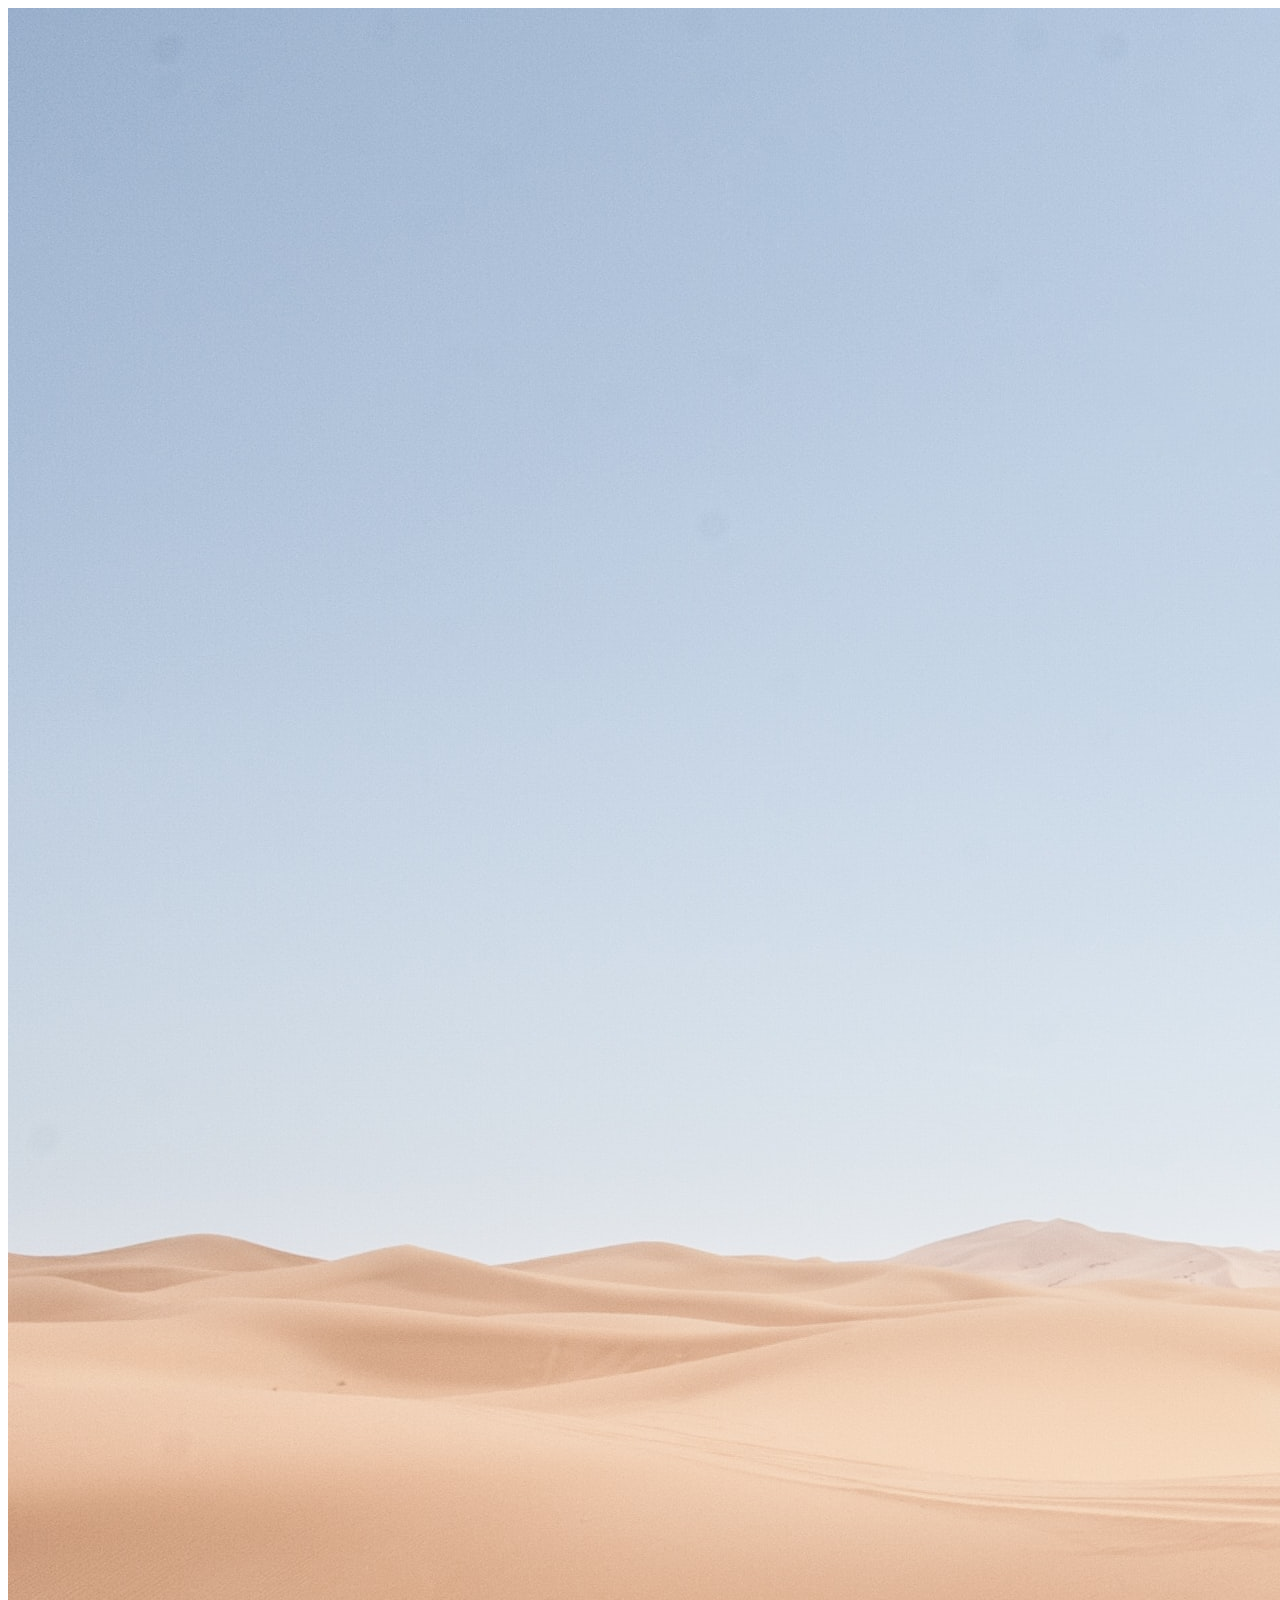
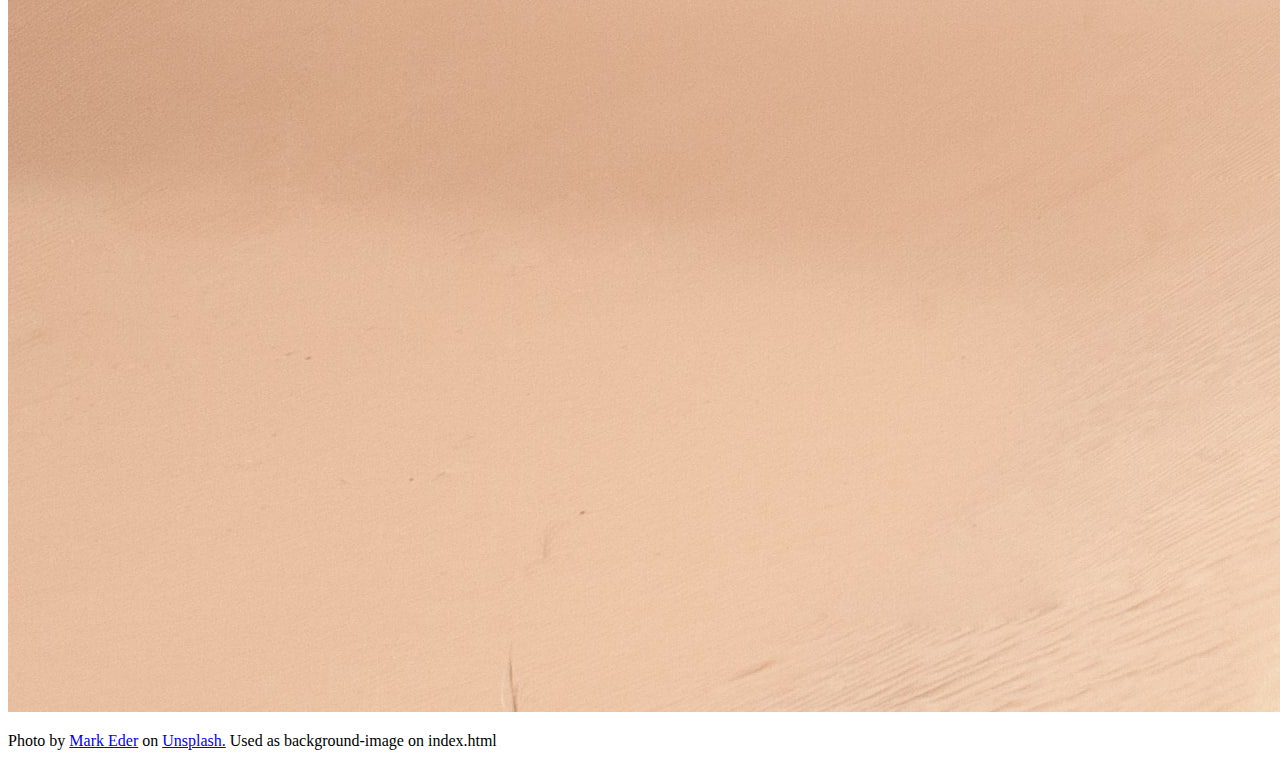
<file: attributionsite.html>
<!DOCTYPE html>
<html lang="en">
  <head>
    <meta charset="UTF-8" />
    <meta http-equiv="X-UA-Compatible" content="IE=edge" />
    <meta name="viewport" content="width=device-width, initial-scale=1.0" />
    <title>Document</title>
  </head>
  <body>
    <main>
        <img src="./assets/mark-eder-R9OS29xJb-8-unsplash.jpg" alt="">
      <p>
          Photo by
          <a
            href="https://unsplash.com/@m______________e?utm_source=unsplash&utm_medium=referral&utm_content=creditCopyText"
            >Mark Eder</a
          >
          on
          <a
            href="https://unsplash.com/s/photos/mark-eder-desert?utm_source=unsplash&utm_medium=referral&utm_content=creditCopyText"
            >Unsplash.</a
          >
      Used as background-image on index.html</p>
    </main>
  </body>
</html>
</file>
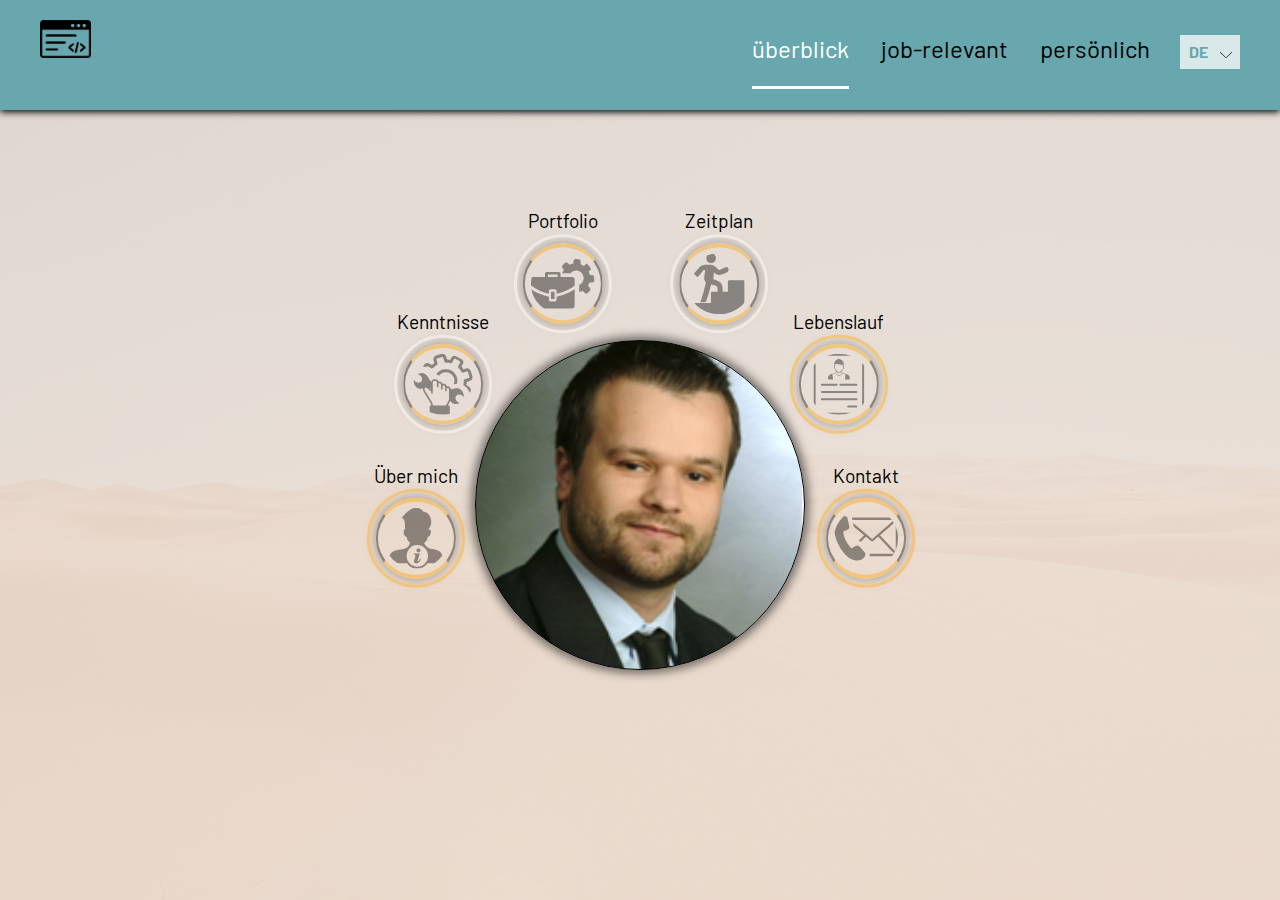
<file: index-de.html>
<!DOCTYPE html>
<html lang="de">
  <head>
    <meta charset="UTF-8" />
    <meta http-equiv="X-UA-Compatible" content="IE=edge" />
    <meta name="viewport" content="width=device-width, initial-scale=1.0" />
    <link
      rel="icon"
      type="image/png"
      href="./assets/Bildschirmfoto vom 2022-07-23 14-48-55.png"
      onerror="if(this.href != '/job-application-site/assets/Bildschirmfoto vom 2022-07-23 14-48-55.png') this.href='/job-application-site/assets/Bildschirmfoto vom 2022-07-23 14-48-55.png';"
      style="border-radius: 60%"
    />
    <title>überblick Bewerbung</title>
    <!-- BASE -->
    <!-- for github pages -->
    <!-- <base href="https://bru1415.github.io/job-application-site/"> -->
    <!-- for localhost -->
    <!-- <base href=""> -->
    <!-- GOOGLE FONTS -->
    <link rel="preconnect" href="https://fonts.googleapis.com" />
    <link rel="preconnect" href="https://fonts.gstatic.com" crossorigin />
    <link
      href="https://fonts.googleapis.com/css2?family=Barlow+Semi+Condensed:ital,wght@0,400;0,700;1,400&family=Barlow:wght@400;700&family=Libre+Baskerville:wght@400;700&display=swap"
      rel="stylesheet"
    />
    <link rel="preconnect" href="https://fonts.googleapis.com" />
    <link rel="preconnect" href="https://fonts.gstatic.com" crossorigin />
    <link
      href="https://fonts.googleapis.com/css2?family=Gelasio:ital,wght@0,400;0,500;0,600;0,700;1,400;1,500;1,600;1,700&display=swap"
      rel="stylesheet"
    />
    <link rel="preconnect" href="https://fonts.googleapis.com" />
    <link rel="preconnect" href="https://fonts.gstatic.com" crossorigin />
    <link
      href="https://fonts.googleapis.com/css2?family=Roboto+Slab:wght@400;500;700;900&display=swap"
      rel="stylesheet"
    />
    <link rel="preconnect" href="https://fonts.googleapis.com" />
    <link rel="preconnect" href="https://fonts.gstatic.com" crossorigin />
    <link
      href="https://fonts.googleapis.com/css2?family=Roboto+Condensed:ital,wght@0,400;0,700;1,400&display=swap"
      rel="stylesheet"
    />
    <!-- CUSTOM CSS -->
    <link
      rel="stylesheet"
      href="./styles.css"
      onerror="if(this.href != '/job-application-site/styles.css') this.href='/job-application-site/styles.css';"
    />
    <!-- JS -->
    <script
      src="./index.js"
      onerror="if(this.src != '/job-application-site/index.js') this.src='/job-application-site/index.js';"
      defer
    ></script>
    <!-- <script src="../jsonData.js" type="module" defer></script> -->
  </head>
  <body id="english-version" class="overview">
    <header class="SiteHeader sticky">
      <div class="SiteHeader__navAndLogoContainer flex just-between">
        <div class="logo">
          <img
            src="../assets/coding.png"
            alt="coding-symbol as logo"
            onerror="if(this.src != '/job-application-site/assets/coding.png') this.src = '/job-application-site/assets/coding.png';"
          />
        </div>
        <div class="SiteHeader__navContainer flex just-between">
          <nav>
            <ul
              class="primary-navigation underline-indicators"
              data-is-expanded="false"
            >
              <li class="active">
                <a
                  href="./index-de.html"
                  onerror="if(this.href != '/job-application-site/index-de.html') this.href='/job-application-site/index-de.html';"
                  >überblick</a
                >
              </li>
              <li>
                <a
                  href="./pages/technical-de.html"
                  onerror="if(this.href != '/job-application-site/pages/technical-de.html') this.href='/job-application-site/pages/technical-de.html';"
                  >job-relevant</a
                >
              </li>
              <li>
                <a
                  href="./pages/personal-de.html"
                  onerror="if(this.href != '/job-application-site/pages/personal-de.html') this.href='/job-application-site/pages/personal-de.html';"
                  >persönlich</a
                >
              </li>
            </ul>
          </nav>
          <div class="SiteHeader__navContainer_sideElements flex">
            <div class="lang-dropdown">
              <div class="dropdown-current">DE</div>
              <div class="dropdown-content">
                <div>
                  <a
                    href="./index.html"
                    onerror="if(this.href != '/job-application-site/') this.href='/job-application-site/';"
                    >EN</a
                  >
                </div>
              </div>
            </div>
            <button
              data-close-icon="false"
              class="mobile-nav-toggle burger-icon"
              aria-controls="primary-navigation"
            >
              <span class="sr-only" aria-expanded="false">Menu</span>
            </button>
          </div>
        </div>
      </div>
    </header>
    <main id="main" class="main-grid grid">
      <div class="presentation-wrapper">
        <picture class="profile-photo" data-screen="full"
          ><source
            srcset="/assets/Bildschirmfoto vom 2022-07-23 14-48-55.png"
            onerror="if(this.src != '/job-application-site/assets/Bildschirmfoto vom 2022-07-23 14-48-55.png') this.src = '/job-application-site/assets/Bildschirmfoto vom 2022-07-23 14-48-55.png';" />
          <img
            src="/assets/Bildschirmfoto vom 2022-07-23 14-48-55.png"
            alt="picture of bruno-martin schuster"
            onerror="if(this.src != '/job-application-site/assets/Bildschirmfoto vom 2022-07-23 14-48-55.png') this.src = '/job-application-site/assets/Bildschirmfoto vom 2022-07-23 14-48-55.png';"
        /></picture>
        <ul id="topics" class="topics" data-screen="full">
          <li data-position="1" data-title="Über mich">
            <span>Über mich</span>
            <img
              data-topicarea="personal"
              src="/assets/about-me.svg"
              alt="graphic showing outline of a person with in i representing information"
              onerror="if(this.src != '/job-application-site/assets/about-me.svg') this.src = '/job-application-site/assets/about-me.svg';"
            />
          </li>
          <li data-position="2" data-title="Kenntnisse">
            <span>Kenntnisse</span>

            <img
              data-topicarea="technical"
              src="/assets/repair-fix-repairing.svg"
              alt="graphic showing a gearwheel and a hand holding a spanner"
              onerror="if(this.src != '/job-application-site/assets/repair-fix-repairing.svg') this.src = '/job-application-site/assets/repair-fix-repairing.svg';"
            />
          </li>
          <li data-position="3" data-title="Portfolio">
            <span>Portfolio</span>
            <img
              data-topicarea="technical"
              src="/assets/work-experience.svg"
              alt="graphic showing a gearwheel and a briefcase"
              onerror="if(this.src != '/job-application-site/assets/work-experience.svg') this.src = '/job-application-site/assets/work-experience.svg';"
            />
          </li>
          <li data-position="4" data-title="Zeitplan">
            <span>Zeitplan</span>
            <img
              data-topicarea="technical"
              src="./assets/stair-climbing.svg"
              alt="graphic showing a person climbing up stairs"
              onerror="if(this.src != '/job-application-site/assets/stair-climbing.svg') this.src = '/job-application-site/assets/stair-climbing.svg';"
            />
          </li>
          <li data-position="5" data-title="Lebenslauf">
            <span>Lebenslauf</span>
            <img
              data-topicarea="personal"
              src="/assets/resume-cv.svg"
              alt="graphic showing a resume"
              onerror="if(this.src != '/job-application-site/assets/resume-cv.svg') this.src = '/job-application-site/assets/resume-cv.svg';"
            />
          </li>
          <li data-position="6" data-title="Kontakt">
            <span>Kontakt</span>
            <img
              data-topicarea="personal"
              src="/assets/contact-us.svg"
              alt="graphic showing a phone and a envelope"
              onerror="if(this.src != '/job-application-site/assets/contact-us.svg') this.src = '/job-application-site/assets/contact-us.svg';"
            />
          </li>
        </ul>
      </div>
      <!-- short-description --------------------------------------------------------------------------------------- -->
      <div class="short-description">
        <div class="short-desc-nav-wrapper" data-is-expanded="true">
          <button
            data-close-icon="false"
            class="short-desc-nav-toggle burger-icon"
            aria-controls="short-desc-nav-wrapper"
            aria-expanded="false"
          >
            <span class="sr-only" aria-expanded="false"
              >Menu short-description</span
            >
          </button>

          <div
            class="grid short-description-nav"
            role="tablist"
            aria-label="topics list"
          >
            <div
              data-position="1"
              role="tab"
              aria-controls="about_me-tab"
              aria-selected="false"
              tabindex="-1"
            >
              <button data-topicarea="personal">
                <img
                  data-topicarea="personal"
                  src="/assets/about-me.svg"
                  alt="graphic showing outline of a person with in i representing information"
                  onerror="if(this.src != '/job-application-site/assets/about-me.svg') this.src = '/job-application-site/assets/about-me.svg';"
                />
              </button>
              <span class="sr-only">Über mich</span>
            </div>
            <div
              data-position="2"
              role="tab"
              aria-controls="skills-tab"
              aria-selected="false"
              tabindex="-1"
            >
              <button data-topicarea="technical">
                <img
                  data-topicarea="technical"
                  src="/assets/repair-fix-repairing.svg"
                  alt="graphic showing a gearwheel and a hand holding a spanner"
                  onerror="if(this.src != '/job-application-site/assets/repair-fix-repairing.svg') this.src = '/job-application-site/assets/repair-fix-repairing.svg';"
                />
              </button>
              <span class="sr-only">Fähigkeiten</span>
            </div>
            <div
              data-position="3"
              role="tab"
              aria-controls="portfolio-tab"
              aria-selected="false"
              tabindex="-1"
            >
              <button data-topicarea="technical">
                <img
                  data-topicarea="technical"
                  src="/assets/work-experience.svg"
                  alt="graphic showing a gearwheel and a briefcase"
                  onerror="if(this.src != '/job-application-site/assets/work-experience.svg') this.src = '/job-application-site/assets/work-experience.svg';"
                />
              </button>
              <span class="sr-only">Portfolio</span>
            </div>
            <div
              data-position="4"
              role="tab"
              aria-controls="workplan-tab"
              aria-selected="true"
              tabindex="0"
            >
              <button data-topicarea="technical">
                <img
                  data-topicarea="technical"
                  src="/assets/stair-climbing.svg"
                  alt="graphic showing a person climbing up stairs"
                  onerror="if(this.src != '/job-application-site/assets/stair-climbing.svg') this.src = '/job-application-site/assets/stair-climbing.svg';"
                />
              </button>
              <span class="sr-only">Zeitplan</span>
            </div>
            <div
              data-position="5"
              role="tab"
              aria-controls="cv-tab"
              aria-selected="false"
              tabindex="-1"
            >
              <button data-topicarea="personal">
                <img
                  data-topicarea="personal"
                  src="/assets/resume-cv.svg"
                  alt="graphic showing a resume"
                  onerror="if(this.src != '/job-application-site/assets/resume-cv.svg') this.src = '/job-application-site/assets/resume-cv.svg';"
                />
              </button>
              <span class="sr-only">Lebenslauf</span>
            </div>
            <div
              data-position="6"
              role="tab"
              aria-controls="contact-tab"
              aria-selected="false"
              tabindex="-1"
            >
              <button data-topicarea="personal">
                <img
                  data-topicarea="personal"
                  src="/assets/contact-us.svg"
                  alt="graphic showing a phone and a envelope"
                  onerror="if(this.src != '/job-application-site/assets/contact-us.svg') this.src = '/job-application-site/assets/contact-us.svg';"
                />
              </button>
              <span class="sr-only">Kontakt</span>
            </div>
          </div>
          <div class="short-description-nav__head flex inside-wrapper">
            <button class="navigation__arrow arrow-left">⬅</button>
            <h2 class="description-heading"></h2>
            <button class="navigation__arrow arrow-right">➡</button>
          </div>
        </div>
        <div class="short-description-nav__head flex outside-wrapper">
          <button class="navigation__arrow arrow-left">⬅</button>
          <h2 class="description-heading"></h2>
          <button class="navigation__arrow arrow-right">➡</button>
        </div>
        <!-- ShortContent ------------------------------------------------------------------- -->

        <section class="short-content">
          <!-- About me  ------------------------------------------------------------->
          <article
            hidden
            role="tabpanel"
            id="about_me-tab"
            tabindex="0"
            data-position="1"
            aria-labelledby="about_me-tab"
          >
            <div class="about_me flex col">
              <!-- <h2>About me</h2> -->
              <h3>persönlich</h3>
              <p class="ff-serif2 fs-400">
                Ich bin eine ruhige Peson und liebe es neue Sachen dazuzulernen.
                In teams nehme ich normalerweise nicht die führende Rolle ein,
                gehöre aber meist zu den treibenden Kräften, wenn es darum geht
                ein Ziel zu erreichen.
                <br />
                <br />
                Eine meiner größten Stärken ist meine Frustrationstoleranz. Was,
                wie ich glaube, eine der wichtigsten Eigenschaften für einen
                Programmierer ist. Gewöhnlich versuche ich Aufgaben aus
                verschiedenen Blickwinkeln zu betrachten. Was einerseits
                zeitintensiver, jedoch auf der anderen Seite auch weniger
                oberflächlich ist.
              </p>
              <div class="short-info">
                Das ist eine kurzer Überblick. Für mehr Details besuchen Sie
                <a
                  href="./pages/personal-de.html"
                  onerror="if(this.href != '/job-application-site/pages/personal-de.html') this.href='/job-application-site/pages/personal-de.html';"
                  >personal</a
                >
              </div>
              <br />
              <br />
              <h3>fachlich</h3>
              <p class="ff-serif2 fs-400">
                Ich sehe mich eher in der Backend- als in der
                Frontendentwicklung. Ich habe mich jedoch noch nicht definitiv
                entschieden. Ich werde zunächst den gesamten MERN-Stack lernen
                um mir einen Überblick über beide Arbeitsbereiche zu
                verschaffen.
                <br />
                <br />
                Auf dieser Seite beschreibe was ich auf meinem Weg zum
                Programmierer bis jetzt gemacht habe und meinen Zeitplan für die
                nächsten Monate.
              </p>
            </div>
            <div class="short-info">
              Das ist eine kurzer Überblick. Für mehr Details besuchen Sie
              <a
                href="./pages/personal-de.html"
                onerror="if(this.href != '/job-application-site/pages/personal-de.html') this.href='/job-application-site/pages/personal-de.html';"
                >job-relevant</a
              >
            </div>
          </article>
          <!-- Skills  ----------------------------------------------------------------->
          <article
            hidden
            role="tabpanel"
            id="skills-tab"
            tabindex="0"
            data-position="2"
            aria-labelledby="skills-tab"
          >
            <div class="skills__transferable">
              <h3>relevante Fähigkeiten</h3>
              <div class="flex skills__list col-row col-row-sm">
                <div class="skills__list_half flex col">
                  <span>vernetztes Denken</span>
                  <div class="skills__list_item flex">
                    <div
                      class="skills__list_item--fill"
                      style="--skill-fill: 80%"
                    ></div>
                  </div>
                  <span>analytisches Denken</span>
                  <div class="skills__list_item flex">
                    <div
                      class="skills__list_item--fill"
                      style="--skill-fill: 75%"
                    ></div>
                  </div>
                  <span>Kreativität / Flexibilität bei Problemlösungen</span>
                  <div class="skills__list_item flex">
                    <div
                      class="skills__list_item--fill"
                      style="--skill-fill: 80%"
                    ></div>
                  </div>
                </div>
                <div class="skills__list_half flex col">
                  <span>Frustrationstoleranz</span>
                  <div class="skills__list_item flex">
                    <div
                      class="skills__list_item--fill"
                      style="--skill-fill: 85%"
                    ></div>
                  </div>
                  <span>Lernbereitschaft</span>
                  <div class="skills__list_item flex">
                    <div
                      class="skills__list_item--fill"
                      style="--skill-fill: 85%"
                    ></div>
                  </div>
                  <span>Flexibilität</span>
                  <div class="skills__list_item flex">
                    <div
                      class="skills__list_item--fill"
                      style="--skill-fill: 75%"
                    ></div>
                  </div>
                </div>
              </div>
            </div>
            <div class="short-info">
              Das ist eine kurzer Überblick. Für mehr Details besuchen Sie
              <a
                href="/pages/personal-de.html"
                onerror="if(this.href != '/job-application-site/pages/personal-de.html') this.href='/job-application-site/pages/personal-de.html';"
                >personal</a
              >
            </div>
            <h3>Kenntnisse</h3>
            <div class="skills__coding">
              <div class="flex skills__list flex col-row col-row-sm">
                <div class="skills__list_half flex col">
                  <span>Java Script</span>
                  <div class="skills__list_item flex">
                    <div
                      class="skills__list_item--fill"
                      style="--skill-fill: 55%"
                    ></div>
                  </div>
                  <span>css</span>
                  <div class="skills__list_item flex">
                    <div
                      class="skills__list_item--fill"
                      style="--skill-fill: 45%"
                    ></div>
                  </div>
                  <span>html</span>
                  <div class="skills__list_item flex">
                    <div
                      class="skills__list_item--fill"
                      style="--skill-fill: 45%"
                    ></div>
                  </div>
                </div>
                <div class="skills__list_half flex col">
                  <span>bootstrap</span>
                  <div class="skills__list_item flex">
                    <div
                      class="skills__list_item--fill"
                      style="--skill-fill: 25%"
                    ></div>
                  </div>
                  <span>figma</span>
                  <div class="skills__list_item flex">
                    <div
                      class="skills__list_item--fill"
                      style="--skill-fill: 15%"
                    ></div>
                  </div>
                  <span>java</span>
                  <div class="skills__list_item flex">
                    <div
                      class="skills__list_item--fill"
                      style="--skill-fill: 30%"
                    ></div>
                  </div>
                </div>
              </div>
            </div>
            <div class="short-info">
              Das ist eine kurzer Überblick. Für mehr Details besuchen Sie
              <a
                href="/pages/technical-de.html"
                onerror="if(this.href != '/job-application-site/pages/technical-de.html') this.href='/job-application-site/pages/technical-de.html';"
                >job-relevant</a
              >
            </div>
          </article>
          <!-- Portfolio  --------------------------------------------------------------->
          <article
            hidden
            role="tabpanel"
            tabindex="0"
            data-title="Portfolio"
            data-position="3"
            id="portfolio-tab"
            aria-labelledby="portfolio-tab"
          >
            <h3>Meine vier aktuellsten Arbeiten</h3>
            <div class="gallery flex">
              <div class="gallery__element">
                <a
                  href="https://bru1415.github.io/fementor-job-listings/"
                  class="portfolio_a-tag"
                  ><figure class="pos-relative">
                    <img
                      src="/assets/fementor-job-listings.png"
                      alt="screenshot of job listings project"
                      onerror="if(this.src != '/job-application-site/assets/fementor-job-listings.png') this.src = '/job-application-site/assets/fementor-job-listings.png';"
                    />
                    <figcaption>
                      <p>React / JavaScript / CSS / HTML</p>
                      <h5>fementor-job-listings</h5>
                    </figcaption>
                  </figure>
                </a>
                <div class="git-repo-link fs-500">
                  <a href="https://github.com/Bru1415/fementor-job-listings"
                    >zum github repository</a
                  >
                </div>
              </div>
              <div class="gallery__element">
                <a
                  href="https://codepen.io/BrCoWeb/pen/ExbvEqm?editors=1111"
                  class="portfolio_a-tag"
                  ><figure class="pos-relative">
                    <img
                      src="/assets/fcc-random-quote-machine.png"
                      alt="screenshot of random quote machine project"
                      onerror="if(this.src != '/job-application-site/assets/fcc-random-quote-machine.png') this.src = '/job-application-site/assets/fcc-random-quote-machine.png';"
                    />
                    <figcaption>
                      <p>React / JavaScript / CSS / HTML</p>
                      <h5>fcc-random-quote-machine</h5>
                    </figcaption>
                  </figure></a
                >
              </div>
              <div class="gallery__element">
                <a
                  href="https://bru1415.github.io/odin-calculator/"
                  class="portfolio_a-tag"
                  ><figure class="pos-relative">
                    <img
                      src="/assets/odin-calculator.png"
                      alt="screenshot of calculator project"
                      onerror="if(this.src != '/job-application-site/assets/odin-calculator.png') this.src = '/job-application-site/assets/odin-calculator.png';"
                    />
                    <figcaption>
                      <p>JavaScript / HTML / CSS</p>
                      <h5>odin-calculator</h5>
                    </figcaption>
                  </figure></a
                >
                <div class="git-repo-link fs-500">
                  <a href="https://github.com/Bru1415/odin-calculator"
                    >zum github repository</a
                  >
                </div>
              </div>

              <div class="gallery__element">
                <a
                  href="https://bru1415.github.io/odin-etch-a-sketch/"
                  class="portfolio_a-tag portfolio__odin_odin-etch-a-sketch"
                  ><figure class="pos-relative">
                    <img
                      src="/assets/odin-etch-a-sketch.png"
                      alt="screenshot of etch a sketch project"
                      onerror="if(this.src != '/job-application-site/assets/odin-etch-a-sketch.png') this.src = '/job-application-site/assets/odin-etch-a-sketch.png';"
                    />
                    <figcaption>
                      <p>JavaScript / HTML / CSS</p>
                      <h5>odin-etch-a-sketch</h5>
                    </figcaption>
                  </figure></a
                >
                <div class="git-repo-link fs-500">
                  <a
                    class=""
                    href="https://github.com/Bru1415/odin-etch-a-sketch"
                    >zum github repository</a
                  >
                </div>
              </div>
            </div>
            <div class="short-info">
              Das ist eine kurzer Überblick. Für mehr Details besuchen Sie
              <a
                href="/pages/technical.html"
                onerror="if(this.href != '/job-application-site/pages/technical.html') this.href='/job-application-site/pages/technical.html';"
                >job-relevant</a
              >
            </div>
          </article>
          <!-- Workplan  ---------------------------------------------------------------->
          <article
            hidden
            data-title="Workplan"
            role="tabpanel"
            tabindex="0"
            data-title="workplan"
            data-position="4"
            id="workplan-tab"
            aria-labelledby="workplan-tab"
          >
            <article class="technical__workplan flex">
              <article class="workplan__past flex">
                <div>
                  <h3>Zeitplan (Bis Heute)</h3>
                  <div class="workplan__past__to-present">
                    <div>
                      <div class="timeline process">
                        <h5>Anfangsphase</h5>
                        <div><span class="date-range"> Juli 2021</span></div>
                      </div>
                      <div class="timeline process">
                        <h5>Testphase</h5>
                        <div>
                          <span class="date-range"
                            >August 2021 - Oktober 2022</span
                          >
                        </div>
                      </div>
                      <div class="timeline process">
                        <h5>Ernsthafter Beginn</h5>
                        <div>
                          <span class="date-range"
                            >Oktober 2021 - November 2022</span
                          >
                        </div>
                      </div>
                      <div class="timeline process">
                        <h5>Diversifizierung der Lernquellen</h5>
                        <div>
                          <span class="date-range">November 2021 - Heute</span>
                        </div>
                      </div>
                      <div class="timeline success">
                        <h5>
                          <em>"The Web Development Bootcamp 2022"</em> von Colt
                          Steele abgeschlossen.
                        </h5>
                        <div>
                          <span class="date-range">16. of Januar 2021</span>
                        </div>
                      </div>
                      <div class="timeline success">
                        <h5>
                          Abschluss freeCodeCamp "JavaScript Algorithms and Data
                          Structures Certification"
                        </h5>
                        <div>
                          <span class="date-range">31. Januar 2021</span>
                        </div>
                      </div>
                      <div class="timeline process">
                        <h5>React</h5>
                        <div>
                          <span class="date-range"
                            >Februar 2022 - März 2022</span
                          >
                        </div>
                      </div>
                      <div class="timeline process">
                        <h5>Vertiefung des Wissens von HTML und CSS</h5>
                        <div>
                          <span class="date-range">März 2022 - Heute</span>
                        </div>
                      </div>
                      <div class="timeline process">
                        <h5>Fortfahren mit React</h5>
                        <div><span class="date-range">Juli 2022</span></div>
                      </div>
                      <div class="timeline success">
                        <h5>Hauptteil des React-Tutorials abgeschlossen</h5>
                        <div>
                          <span class="date-range">28. August 2022</span>
                        </div>
                      </div>
                      <div class="timeline process">
                        <h5>
                          Vertiefung von React und Vorbereitungen für die
                          Bewerbung
                        </h5>
                        <div>
                          <span class="date-range">September 2022 - Heute</span>
                        </div>
                      </div>
                      <div class="timeline success">
                        <h5>
                          Erste "challenge" auf Frontend Mentor abgeschlossen
                        </h5>
                        <div>
                          <span class="date-range">16. September 2022</span>
                        </div>
                      </div>
                    </div>
                  </div>
                </div>
              </article>
              <article class="workplan__future flex">
                <div>
                  <h3>Zeitplan (nächste Schritte)</h3>
                  <div class="workplan__future__from-present">
                    <div>
                      <div class="timeline process">
                        <h5>
                          Vertiefung von React und Vorbereitungen für die
                          Bewerbung
                        </h5>
                        <div>
                          <span class="date-range">Heute - Januar 2023</span>
                        </div>
                      </div>
                      <div class="timeline process">
                        <h5>Arbeit am Backend</h5>
                        <div>
                          <span class="date-range"
                            >Januar 2023 - März 2022</span
                          >
                        </div>
                      </div>
                      <div class="timeline process">
                        <h5>MERN-Stack vertiefen</h5>
                        <div>
                          <span class="date-range">April 2022 - Mai 2022</span>
                        </div>
                      </div>
                      <div class="timeline process">
                        <h5>Kontinuierliche Verbesserung</h5>
                        <div>
                          <span class="date-range">Mai 2022 - open end</span>
                        </div>
                      </div>
                    </div>
                  </div>
                </div>
              </article>
            </article>
            <div class="short-info">
              Das ist eine kurzer Überblick. Für mehr Details besuchen Sie
              <a
                href="/pages/technical-de.html"
                onerror="if(this.href != '/job-application-site/pages/technical-de.html') this.href='/job-application-site/pages/technical-de.html';"
                >job-relevant</a
              >
            </div>
          </article>
          <!-- CV  ------------------------------------------------------------------------->
          <article
            hidden
            role="tabpanel"
            id="cv-tab"
            tabindex="0"
            data-position="5"
            aria-labelledby="cv-tab"
          >
            <article class="cv flex">
              <div class="curriculum">
                <div>
                  <h3>Arbeitsleben</h3>
                  <div class="worklife">
                    <div class="timeline success">
                      <h5>Nachhilfelehrer</h5>
                      <span>als Freiberufler</span>
                      <div><span class="date-range">2013 - Heute</span></div>
                    </div>
                  </div>
                </div>
                <h3>Ausbildung</h3>
                <div class="education">
                  <div>
                    <div class="timeline">
                      <h5>Masterstudium</h5>
                      <span>an der Leuphana University Lüneburg</span>
                      <div>
                        <span class="date-range">Oktober 2010 - Mai 2013</span>
                      </div>
                      <div class="master">
                        <div class="grid curriculum__specification">
                          <div>Studiengang:</div>
                          <div>Management and Engineering</div>
                          <div>Zwischennote:</div>
                          <div>1.92</div>
                        </div>
                      </div>
                    </div>
                    <div class="timeline success">
                      <h5>
                        Fortbildung: "Coaching and psychological counseling"
                      </h5>
                      <span>bei "Integra Heilpraktikerschule"</span>
                      <div>
                        <span class="date-range">Juni 2010 - Januar 2012</span>
                      </div>
                      <div class="grid curriculum__specification">
                        <div>Hauptthemen:</div>
                        <div>
                          Kommunikationstheorie, verschiedene
                          Beratungstechniken- und Ansätze
                        </div>
                      </div>
                    </div>
                    <div class="timeline success">
                      <h5>Bachelor of engineering</h5>
                      <span>von der Leuphana University Lüneburg</span>
                      <div>
                        <span class="date-range"
                          >October 2006 - September 2010</span
                        >
                      </div>
                      <div class="grid curriculum__specification">
                        <div>Studiengang:</div>
                        <div>Angewandte Automatisierungstechnik</div>
                        <div>Abschlussnote:</div>
                        <div>2.3</div>
                      </div>
                    </div>
                    <div class="timeline success">
                      <h5>Abitur</h5>
                      <span>von der Herder Schule Lüneburg</span>
                      <div><span class="date-range"> - 2004</span></div>
                      <div class="grid curriculum__specification">
                        <div>Prüfungsfächer:</div>
                        <div>
                          Mathematik (Leistungskurs), Physik (Leistungskurs),
                          Englisch
                        </div>
                      </div>
                    </div>
                  </div>
                </div>
                <h3>relevante Nebenjobs</h3>
                <div class="worklife side-jobs">
                  <div>
                    <div>
                      <h5>Nachhilfelehrer</h5>
                      <span>für verschiedene Arbeitgeber als Freiberufler</span>
                      <div><span class="date-range">2009 - 2013</span></div>
                    </div>
                    <div>
                      <h5>Social Listening Analyse</h5>
                      <span>bei Brandwatch</span>
                      <div><span class="date-range">2011 - 2013</span></div>
                      <p>
                        Aufgaben: Erstellung automatiserter Suchanfragen,
                        Übersetzungen
                      </p>
                    </div>
                  </div>
                </div>
              </div>
            </article>
            <div class="short-info">
              Das ist eine kurzer Überblick. Für mehr Details besuchen Sie
              <a
                href="/pages/personal-de.html"
                onerror="if(this.href != '/job-application-site/pages/personal-de.html') this.href='/job-application-site/pages/personal-de.html';"
                >personal</a
              >
            </div>
          </article>
          <!-- Contact  ------------------------------------------------------------------------->
          <article
            hidden
            data-title="Contact"
            role="tabpanel"
            id="contact-tab"
            tabindex="0"
            data-position="6"
            aria-labelledby="contact-tab"
          >
            <div class="grid contact_table">
              <div>Alter:</div>
              <div>39</div>
              <div>Email:</div>
              <div>bruno.m.schuster@gmail.de</div>
              <div>Tel.:</div>
              <div>017621532863</div>
              <div>Adresse:</div>
              <div>Lüneburg, Deutschland</div>
            </div>
            <div class="short-info">
              Das ist eine kurzer Überblick. Für mehr Details besuchen Sie
              <a
                href="/pages/personal-de.html"
                onerror="if(this.href != '/job-application-site/pages/personal-de.html') this.href='/job-application-site/pages/personal-de.html';"
                >personal</a
              >
            </div>
          </article>
        </section>
        <section class="side-information"><p></p></section>
      </div>
    </main>
  </body>
</html>
</file>
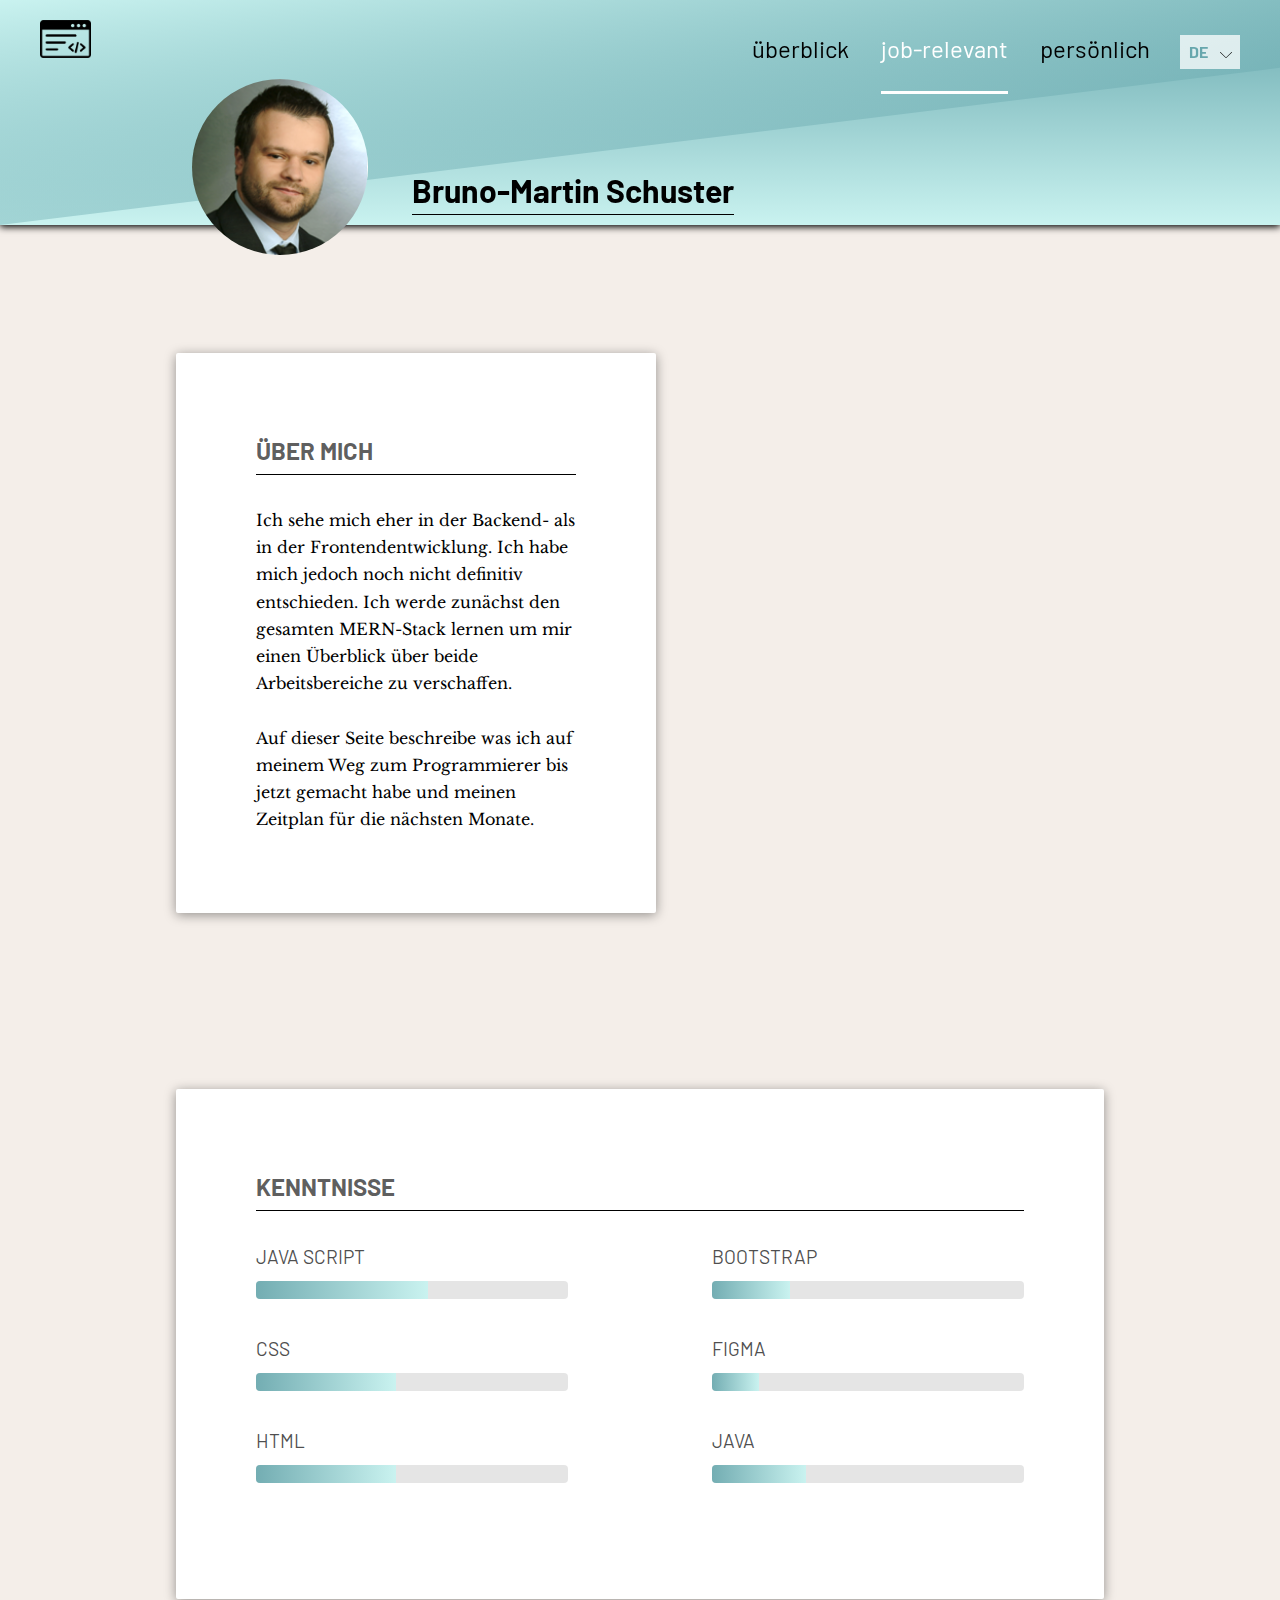
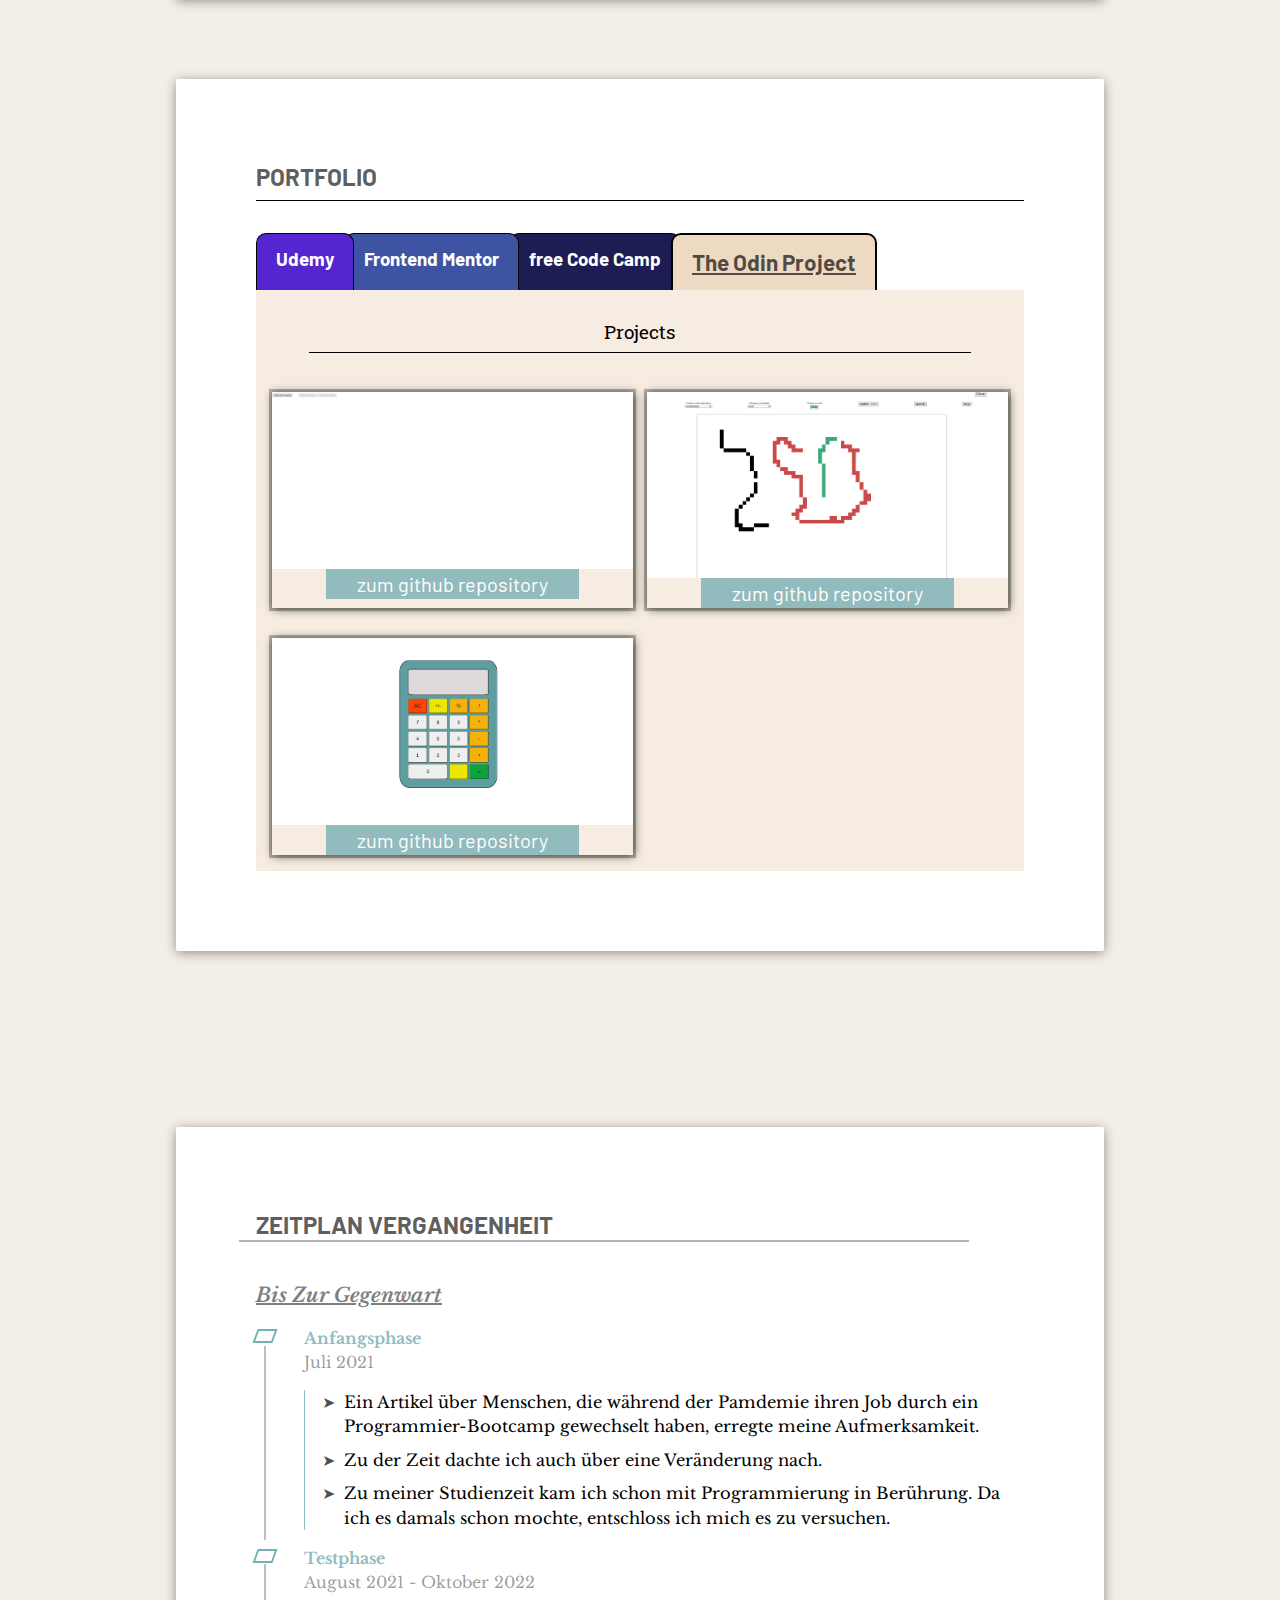
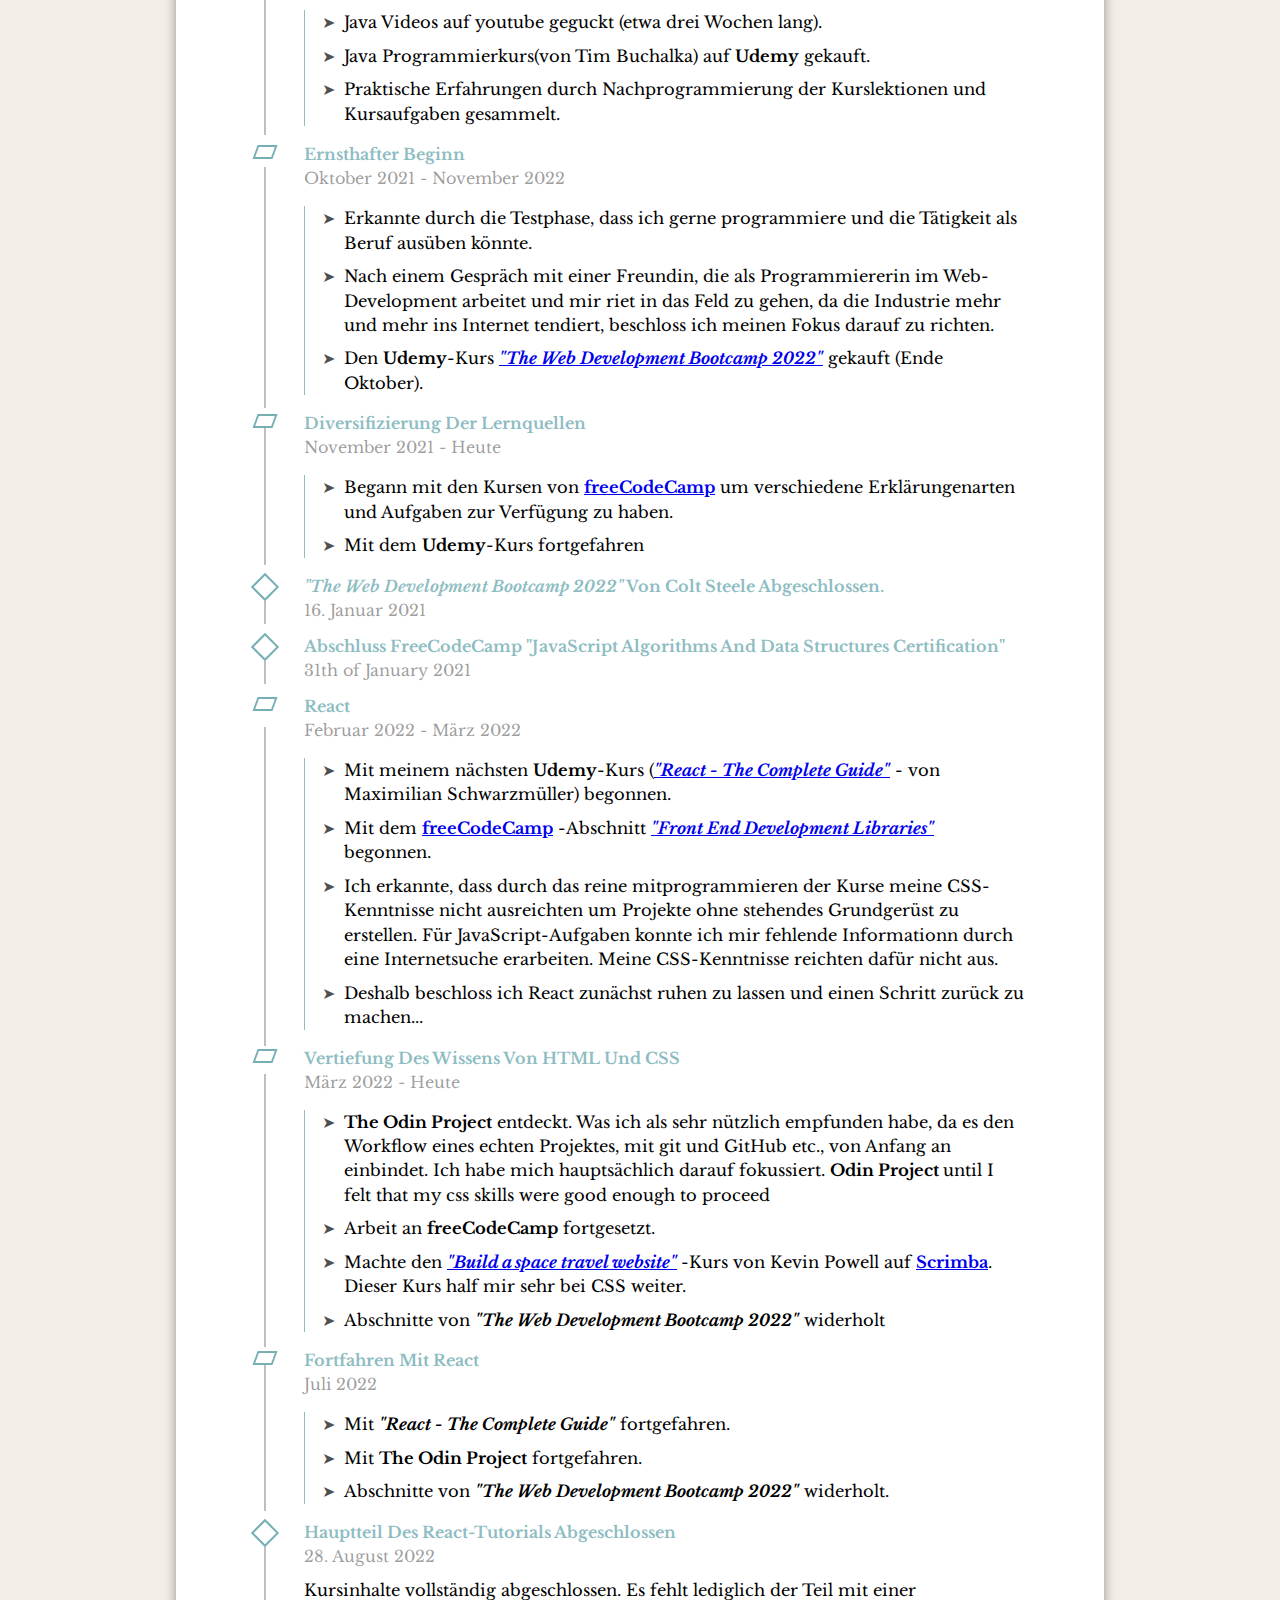
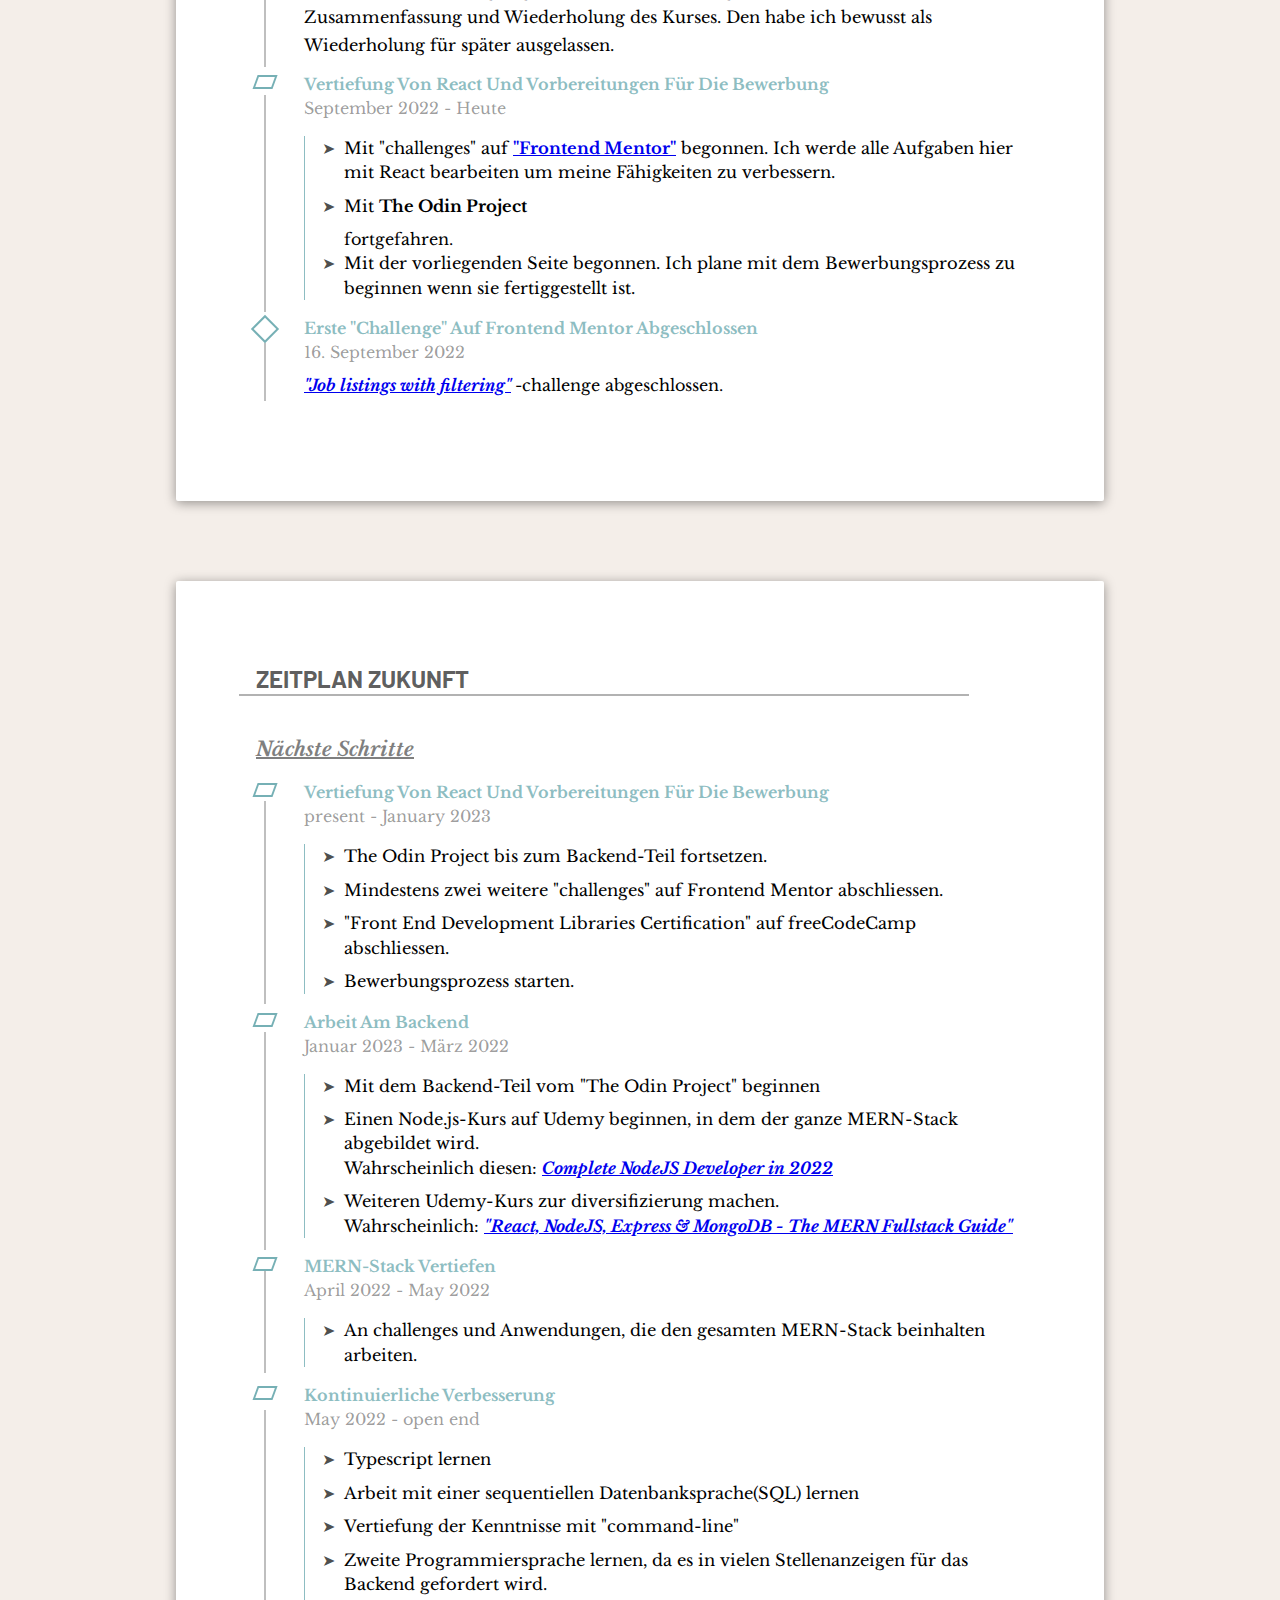
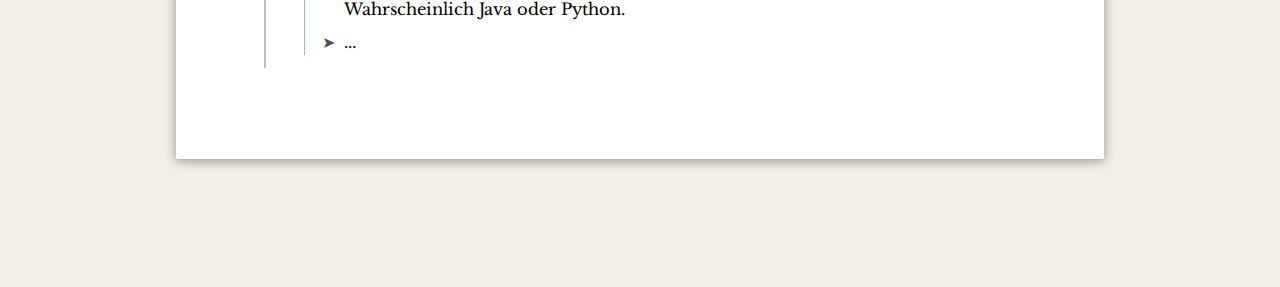
<file: pages/technical-de.html>
<!DOCTYPE html>
<html lang="de">
  <head>
    <meta charset="UTF-8" />
    <meta http-equiv="X-UA-Compatible" content="IE=edge" />
    <meta name="viewport" content="width=device-width, initial-scale=1.0" />
    <title>job-relevant</title>
    <!-- BASE -->
    <!-- for github pages -->
    <!-- <base href="https://bru1415.github.io/job-application-site/"> -->
    <!-- for localhost -->
    <!-- <base href="" /> -->
    <!-- GOOGLE FONTS -->
    <link rel="preconnect" href="https://fonts.googleapis.com" />
    <link rel="preconnect" href="https://fonts.gstatic.com" crossorigin />
    <link
      href="https://fonts.googleapis.com/css2?family=Barlow+Semi+Condensed:ital,wght@0,400;0,700;1,400&family=Barlow:wght@400;700&family=Libre+Baskerville:wght@400;700&display=swap"
      rel="stylesheet"
    />
    <link rel="preconnect" href="https://fonts.googleapis.com" />
    <link rel="preconnect" href="https://fonts.gstatic.com" crossorigin />
    <link
      href="https://fonts.googleapis.com/css2?family=Gelasio:ital,wght@0,400;0,500;0,600;0,700;1,400;1,500;1,600;1,700&display=swap"
      rel="stylesheet"
    />
    <link rel="preconnect" href="https://fonts.googleapis.com" />
    <link rel="preconnect" href="https://fonts.gstatic.com" crossorigin />
    <link
      href="https://fonts.googleapis.com/css2?family=Roboto+Slab:wght@400;500;700;900&display=swap"
      rel="stylesheet"
    />
    <link rel="preconnect" href="https://fonts.googleapis.com" />
    <link rel="preconnect" href="https://fonts.gstatic.com" crossorigin />
    <link
      href="https://fonts.googleapis.com/css2?family=Roboto+Condensed:ital,wght@0,400;0,700;1,400&display=swap"
      rel="stylesheet"
    />
    <!-- custom css -->
    <link
      rel="stylesheet"
      href="../styles.css"
      onerror="if(this.href != '/job-application-site/styles.css') this.href='/job-application-site/styles.css';"
    />
    <!-- JS -->
    <!-- <script src="../index.js"></script> -->
    <script
      src="./pages.js"
      onerror="if(this.src != '/job-application-site/pages/pages.js') this.src='/job-application-site/pages/pages.js';"
      defer
    ></script>
  </head>
  <body class="technical basic">
    <header class="SiteHeader sticky">
      <div class="header_photo">
        <img
          src="/assets/Bildschirmfoto vom 2022-07-23 14-48-55.png"
          alt="picture of bruno-martin schuster"
          onerror="if(this.src != '/job-application-site/assets/Bildschirmfoto vom 2022-07-23 14-48-55.png') this.src='/job-application-site/assets/Bildschirmfoto vom 2022-07-23 14-48-55.png';"
        />
        <span>Bruno-Martin Schuster</span>
      </div>
      <div class="header_bg"></div>

      <div class="SiteHeader__navAndLogoContainer flex just-between">
        <div class="logo">
          <img
            src="/assets/coding.png"
            alt="coding-symbol as logo"
            onerror="if(this.src != '/job-application-site/assets/coding.png') this.src = '/job-application-site/assets/coding.png';"
          />
        </div>
        <div class="SiteHeader__navContainer flex just-between">
          <nav>
            <ul
              class="primary-navigation underline-indicators"
              data-is-expanded="false"
            >
              <li>
                <a
                  href="../index-de.html"
                  onerror="if(this.href != '/job-application-site/index-de.html') this.href='/job-application-site/index-de.html';"
                  >überblick</a
                >
              </li>
              <li class="active">
                <a
                  href="./technical-de.html"
                  onerror="if(this.href != '/job-application-site/pages/technical-de.html') this.href='/job-application-site/pages/technical-de.html';"
                  >job-relevant</a
                >
              </li>
              <li>
                <a
                  href="./personal-de.html"
                  onerror="if(this.href != '/job-application-site/pages/personal-de.html') this.href='/job-application-site/pages/personal-de.html';"
                  >persönlich</a
                >
              </li>
            </ul>
          </nav>
          <div class="SiteHeader__navContainer_sideElements flex">
            <div class="lang-dropdown">
              <div class="dropdown-current">DE</div>
              <div class="dropdown-content">
                <div>
                  <a
                    href="./technical.html"
                    onerror="if(this.href != '/job-application-site/pages/technical.html') this.href='/job-application-site/pages/technical.html';"
                    >EN</a
                  >
                </div>
              </div>
            </div>
            <button
              data-close-icon="false"
              class="mobile-nav-toggle burger-icon"
              aria-controls="primary-navigation"
            >
              <span class="sr-only" aria-expanded="false">Menu</span>
            </button>
          </div>
        </div>
      </div>
    </header>
    <main class="technical__resume">
      <section class="technical__about flex">
        <article>
          <h2>Über mich</h2>
          <p class="ff-serif2 fs-400">
            Ich sehe mich eher in der Backend- als in der Frontendentwicklung.
            Ich habe mich jedoch noch nicht definitiv entschieden. Ich werde
            zunächst den gesamten MERN-Stack lernen um mir einen Überblick über
            beide Arbeitsbereiche zu verschaffen.
            <br />
            <br />
            Auf dieser Seite beschreibe was ich auf meinem Weg zum Programmierer
            bis jetzt gemacht habe und meinen Zeitplan für die nächsten Monate.
          </p>
        </article>
      </section>
      <section class="technical__skills flex">
        <article class="skills__coding">
          <h2>Kenntnisse</h2>
          <div class="flex skills__list flex col-row col-row-sm">
            <div class="skills__list_half flex col">
              <span>Java Script</span>
              <div class="skills__list_item flex">
                <div
                  class="skills__list_item--fill"
                  style="--skill-fill: 55%"
                ></div>
              </div>
              <span>css</span>
              <div class="skills__list_item flex">
                <div
                  class="skills__list_item--fill"
                  style="--skill-fill: 45%"
                ></div>
              </div>
              <span>html</span>
              <div class="skills__list_item flex">
                <div
                  class="skills__list_item--fill"
                  style="--skill-fill: 45%"
                ></div>
              </div>
            </div>
            <div class="skills__list_half flex col">
              <span>bootstrap</span>
              <div class="skills__list_item flex">
                <div
                  class="skills__list_item--fill"
                  style="--skill-fill: 25%"
                ></div>
              </div>
              <span>figma</span>
              <div class="skills__list_item flex">
                <div
                  class="skills__list_item--fill"
                  style="--skill-fill: 15%"
                ></div>
              </div>
              <span>java</span>
              <div class="skills__list_item flex">
                <div
                  class="skills__list_item--fill"
                  style="--skill-fill: 30%"
                ></div>
              </div>
            </div>
          </div>
        </article>
        <!-- sḱills--portfolio ------------------------------------------------------------------ -->
        <article class="technical__skills__portfolio">
          <h2>Portfolio</h2>
          <!-- portfolio--nav -------------------------------------------------------- -->
          <div
            class="flex portfolio-nav col-row col-row-sm"
            role="tablist"
            aria-label="portfolio list"
          >
            <div
              aria-selected="true"
              data-position="0"
              role="tab"
              aria-controls="odin-tab"
              tabindex="0"
              class="odin-ctrl"
            >
              <h3>The Odin Project</h3>
            </div>
            <div
              aria-selected="false"
              data-position="1"
              role="tab"
              aria-controls="fcc-tab"
              tabindex="-1"
              class="fcc-ctrl"
            >
              <h3>free Code Camp</h3>
            </div>
            <div
              aria-selected="false"
              data-position="2"
              role="tab"
              aria-controls="fementor-tab"
              tabindex="-1"
              class="fementor-ctrl"
            >
              <h3>Frontend Mentor</h3>
            </div>
            <div
              aria-selected="false"
              data-position="3"
              role="tab"
              aria-controls="udemy-tab"
              tabindex="-1"
              class="udemy-ctrl"
            >
              <h3>Udemy</h3>
            </div>
          </div>
          <!-- portfolio-tabpanel ------------------------------------------- -->
          <div class="portfolio__categories">
            <!-- tabpanel--Odin ----------------------------------------------------------------- -->
            <div
              data-position="1"
              role="tabpanel"
              id="odin-tab"
              aria-labelledby="odin-tab"
              tabindex="0"
            >
              <h4>Projects</h4>
              <div class="gallery flex col-row col-row-sm">
                <div class="gallery__element">
                  <a
                    href="https://bru1415.github.io/odin-rock-paper-scissor/"
                    class="portfolio_a-tag"
                    ><figure class="pos-relative">
                      <img
                        src="/assets/odin-rock-paper-scissor.png"
                        alt="screenshot of rock paper scissor project"
                        onerror="if(this.src != '/job-application-site/assets/odin-rock-paper-scissor.png') this.src = '/job-application-site/assets/odin-rock-paper-scissor.png';"
                      />
                      <figcaption>
                        <p>JavaScript / HTML</p>
                        <h5>odin-rock-paper-scissor</h5>
                      </figcaption>
                    </figure></a
                  >
                  <div class="git-repo-link fs-500">
                    <a href="https://github.com/Bru1415/odin-rock-paper-scissor"
                      >zum github repository</a
                    >
                  </div>
                </div>
                <div class="gallery__element">
                  <a
                    href="https://bru1415.github.io/odin-etch-a-sketch/"
                    class="portfolio_a-tag portfolio__odin_odin-etch-a-sketch"
                    ><figure class="pos-relative">
                      <img
                        src="/assets/odin-etch-a-sketch.png"
                        alt="screenshot of etch a sketch project"
                        onerror="if(this.src != '/job-application-site/assets/odin-etch-a-sketch.png') this.src = '/job-application-site/assets/odin-etch-a-sketch.png';"
                      />
                      <figcaption>
                        <p>JavaScript / HTML / CSS</p>
                        <h5>odin-etch-a-sketch</h5>
                      </figcaption>
                    </figure></a
                  >
                  <div class="git-repo-link fs-500">
                    <a
                      class=""
                      href="https://github.com/Bru1415/odin-etch-a-sketch"
                      >zum github repository</a
                    >
                  </div>
                </div>
                <div class="gallery__element">
                  <a
                    href="https://bru1415.github.io/odin-calculator/"
                    class="portfolio_a-tag"
                    ><figure class="pos-relative">
                      <img
                        src="/assets/odin-calculator.png"
                        alt="screenshot of calculator project"
                        onerror="if(this.src != '/job-application-site/assets/odin-calculator.png') this.src = '/job-application-site/assets/odin-calculator.png';"
                      />
                      <figcaption>
                        <p>JavaScript / HTML / CSS</p>
                        <h5>odin-calculator</h5>
                      </figcaption>
                    </figure></a
                  >
                  <div class="git-repo-link fs-500">
                    <a href="https://github.com/Bru1415/odin-calculator"
                      >zum github repository</a
                    >
                  </div>
                </div>
              </div>
            </div>
            <!-- tabpanel--freeCodeCamp ----------------------------------------------------------------- -->
            <div
              data-position="2"
              role="tabpanel"
              id="fcc-tab"
              aria-labelledby="fcc-tab"
              tabindex="0"
              hidden
            >
              <h4>freeCodeCamp Profile</h4>
              <div class="gallery flex just-center">
                <div class="gallery__element">
                  <a
                    href="https://www.freecodecamp.org/fcccace9ee3-252f-4b27-be62-61411c33d02b"
                    class="portfolio_a-tag"
                  >
                    <img
                      src="/assets/FCC_profile.png"
                      alt="picture of free code camp profile page"
                      onerror="if(this.src != '/job-application-site/assets/FCC_profile.png') this.src = '/job-application-site/assets/FCC_profile.png';"
                  /></a>
                </div>
              </div>

              <br />
              <hr />
              <h4>Certificates</h4>
              <div class="gallery flex col-row col-row-md">
                <div class="gallery__element">
                  <a
                    href="https://www.freecodecamp.org/certification/fcccace9ee3-252f-4b27-be62-61411c33d02b/javascript-algorithms-and-data-structures"
                    class="portfolio_a-tag"
                  >
                    <img
                      src="/assets/FCC_JSAlgorCert.png"
                      alt="picture of Algorithms and Data Structures Certification"
                      onerror="if(this.src != '/job-application-site/assets/FCC_JSAlgorCert.png') this.src = '/job-application-site/assets/FCC_JSAlgorCert.png';"
                  /></a>
                </div>
              </div>

              <br />
              <hr />
              <h4>Projects</h4>
              <div class="gallery flex col-row col-row-md">
                <div class="gallery__element">
                  <a
                    href="https://codepen.io/BrCoWeb/pen/ExbvEqm?editors=1111"
                    class="portfolio_a-tag"
                    ><figure class="pos-relative">
                      <img
                        src="/assets/fcc-random-quote-machine.png"
                        alt="screenshot of random quote machine project"
                        onerror="if(this.src != '/job-application-site/assets/fcc-random-quote-machine.png') this.src = '/job-application-site/assets/fcc-random-quote-machine.png';"
                      />
                      <figcaption>
                        <p>React / JavaScript / CSS / HTML</p>
                        <h5>fcc-random-quote-machine</h5>
                      </figcaption>
                    </figure></a
                  >
                </div>
              </div>
            </div>
            <!-- tabpanel--Frontend Mentor ------------------------------------------------------------- -->
            <div
              data-position="3"
              role="tabpanel"
              id="fementor-tab"
              aria-labelledby="fementor-tab"
              tabindex="0"
              hidden
            >
              <h4>Projects</h4>
              <div class="gallery flex col-row col-row-md">
                <div class="gallery__element">
                  <a
                    href="https://bru1415.github.io/fementor-job-listings/"
                    class="portfolio_a-tag"
                    ><figure class="pos-relative">
                      <img
                        src="/assets/fementor-job-listings.png"
                        alt="screenshot of job listings project"
                        onerror="if(this.src != '/job-application-site/assets/fementor-job-listings.png') this.src = '/job-application-site/assets/fementor-job-listings.png';"
                      />
                      <figcaption>
                        <p>React / JavaScript / CSS / HTML</p>
                        <h5>fementor-job-listings</h5>
                      </figcaption>
                    </figure>
                  </a>
                  <div class="git-repo-link fs-500">
                    <a href="https://github.com/Bru1415/fementor-job-listings"
                      >zum github repository</a
                    >
                  </div>
                </div>
              </div>
            </div>
            <!-- tabpanel--Udemy ----------------------------------------------------------------- -->

            <div
              data-position="4"
              role="tabpanel"
              id="udemy-tab"
              aria-labelledby="udemy-tab"
              tabindex="0"
              hidden
            >
              <h4>Certificates</h4>
              <div class="gallery flex">
                <div class="gallery__element col-row col-row-md">
                  <a
                    href="/assets/UC-5e672d27-8a9f-40ba-9baa-8ff1384c9f01.pdf"
                    onerror="if(this.href != '/job-application-site/assets/UC-5e672d27-8a9f-40ba-9baa-8ff1384c9f01.pdf') this.href='/job-application-site/assets/UC-5e672d27-8a9f-40ba-9baa-8ff1384c9f01.pdf';"
                  >
                    <img
                      src="/assets/ColtSteele_WebDevBootCert.png"
                      alt="picture of course certification"
                      onerror="if(this.src != '/job-application-site/assets/ColtSteele_WebDevBootCert.png') this.src = '/job-application-site/assets/ColtSteele_WebDevBootCert.png';"
                  /></a>
                </div>
              </div>
            </div>
          </div>
        </article>
      </section>
      <!-- workplan ----------------------------------------------------------------------- -->
      <section class="technical__workplan flex">
        <article class="workplan__past flex">
          <h2>Zeitplan Vergangenheit</h2>
          <div class="ff-serif2 workplan__content">
            <h3>Bis zur Gegenwart</h3>
            <div class="workplan__past__to-present">
              <div>
                <div class="timeline process">
                  <h5>Anfangsphase</h5>
                  <div><span class="date-range"> Juli 2021</span></div>
                  <ul>
                    <li>
                      Ein Artikel über Menschen, die während der Pamdemie ihren
                      Job durch ein Programmier-Bootcamp gewechselt haben,
                      erregte meine Aufmerksamkeit.
                    </li>
                    <li>
                      Zu der Zeit dachte ich auch über eine Veränderung nach.
                    </li>
                    <li>
                      Zu meiner Studienzeit kam ich schon mit Programmierung in
                      Berührung. Da ich es damals schon mochte, entschloss ich
                      mich es zu versuchen.
                    </li>
                  </ul>
                </div>
                <div class="timeline process">
                  <h5>Testphase</h5>
                  <div>
                    <span class="date-range">August 2021 - Oktober 2022</span>
                  </div>
                  <ul>
                    <li>
                      Java Videos auf youtube geguckt (etwa drei Wochen lang).
                    </li>
                    <li>
                      Java Programmierkurs(von Tim Buchalka) auf
                      <strong>Udemy</strong> gekauft.
                    </li>
                    <li>
                      Praktische Erfahrungen durch Nachprogrammierung der
                      Kurslektionen und Kursaufgaben gesammelt.
                    </li>
                  </ul>
                </div>
                <div class="timeline process">
                  <h5>Ernsthafter Beginn</h5>
                  <div>
                    <span class="date-range">Oktober 2021 - November 2022</span>
                  </div>
                  <ul>
                    <li>
                      Erkannte durch die Testphase, dass ich gerne programmiere
                      und die Tätigkeit als Beruf ausüben könnte.
                    </li>
                    <li>
                      Nach einem Gespräch mit einer Freundin, die als
                      Programmiererin im Web-Development arbeitet und mir riet
                      in das Feld zu gehen, da die Industrie mehr und mehr ins
                      Internet tendiert, beschloss ich meinen Fokus darauf zu
                      richten.
                    </li>
                    <li>
                      Den <strong>Udemy</strong>-Kurs
                      <strong
                        ><em
                          ><a
                            href="https://www.udemy.com/course/the-web-developer-bootcamp/"
                            >"The Web Development Bootcamp 2022"</a
                          ></em
                        ></strong
                      >
                      gekauft (Ende Oktober).
                    </li>
                  </ul>
                </div>
                <div class="timeline process">
                  <h5>Diversifizierung der Lernquellen</h5>
                  <div>
                    <span class="date-range">November 2021 - Heute</span>
                  </div>
                  <ul>
                    <li>
                      Begann mit den Kursen von
                      <strong
                        ><a
                          href="https://www.freecodecamp.org/fcccace9ee3-252f-4b27-be62-61411c33d02b"
                          >freeCodeCamp</a
                        ></strong
                      >
                      um verschiedene Erklärungenarten und Aufgaben zur
                      Verfügung zu haben.
                    </li>
                    <li>Mit dem <strong>Udemy</strong>-Kurs fortgefahren</li>
                  </ul>
                </div>
                <div class="timeline success">
                  <h5>
                    <em>"The Web Development Bootcamp 2022"</em> von Colt Steele
                    abgeschlossen.
                  </h5>
                  <div>
                    <span class="date-range">16. Januar 2021</span>
                  </div>
                </div>
                <div class="timeline success">
                  <h5>
                    Abschluss freeCodeCamp "JavaScript Algorithms and Data
                    Structures Certification"
                  </h5>
                  <div>
                    <span class="date-range">31th of January 2021</span>
                  </div>
                </div>
                <div class="timeline process">
                  <h5>React</h5>
                  <div>
                    <span class="date-range">Februar 2022 - März 2022</span>
                  </div>
                  <ul>
                    <li>
                      Mit meinem nächsten <strong>Udemy</strong>-Kurs (<strong
                        ><em
                          ><a
                            href="https://www.udemy.com/course/react-the-complete-guide-incl-redux/"
                            >"React - The Complete Guide"</a
                          ></em
                        ></strong
                      >
                      - von Maximilian Schwarzmüller) begonnen.
                    </li>
                    <li>
                      Mit dem
                      <strong
                        ><a
                          href="https://www.freecodecamp.org/fcccace9ee3-252f-4b27-be62-61411c33d02b"
                          >freeCodeCamp</a
                        ></strong
                      >
                      -Abschnitt
                      <strong
                        ><em
                          ><a
                            href="https://www.freecodecamp.org/learn/front-end-development-libraries/"
                            >"Front End Development Libraries"</a
                          ></em
                        ></strong
                      >

                      begonnen.
                    </li>
                    <li>
                      Ich erkannte, dass durch das reine mitprogrammieren der
                      Kurse meine CSS-Kenntnisse nicht ausreichten um Projekte
                      ohne stehendes Grundgerüst zu erstellen. Für
                      JavaScript-Aufgaben konnte ich mir fehlende Informationn
                      durch eine Internetsuche erarbeiten. Meine CSS-Kenntnisse
                      reichten dafür nicht aus.
                    </li>
                    <li>
                      Deshalb beschloss ich React zunächst ruhen zu lassen und
                      einen Schritt zurück zu machen...
                    </li>
                  </ul>
                </div>
                <div class="timeline process">
                  <h5>Vertiefung des Wissens von HTML und CSS</h5>
                  <div>
                    <span class="date-range">März 2022 - Heute</span>
                  </div>
                  <ul>
                    <li>
                      <strong>The Odin Project</strong> entdeckt. Was ich als
                      sehr nützlich empfunden habe, da es den Workflow eines
                      echten Projektes, mit git und GitHub etc., von Anfang an
                      einbindet. Ich habe mich hauptsächlich darauf fokussiert.
                      <strong> Odin Project </strong> until I felt that my css
                      skills were good enough to proceed
                    </li>
                    <li>
                      Arbeit an <strong>freeCodeCamp</strong> fortgesetzt.
                    </li>
                    <li>
                      Machte den
                      <strong
                        ><em>
                          <a href="https://scrimba.com/learn/spacetravel"
                            >"Build a space travel website"</a
                          >
                        </em>
                      </strong>
                      -Kurs von Kevin Powell auf
                      <strong><a href="https://scrimba.com/">Scrimba</a></strong
                      >. Dieser Kurs half mir sehr bei CSS weiter.
                    </li>
                    <li>
                      Abschnitte von
                      <strong
                        ><em>"The Web Development Bootcamp 2022"</em></strong
                      >
                      widerholt
                    </li>
                  </ul>
                </div>
                <div class="timeline process">
                  <h5>Fortfahren mit React</h5>
                  <div><span class="date-range">Juli 2022</span></div>
                  <ul>
                    <li>
                      Mit
                      <strong><em>"React - The Complete Guide"</em></strong>
                      fortgefahren.
                    </li>
                    <li>
                      Mit
                      <strong>The Odin Project</strong> fortgefahren.
                    </li>
                    <li>
                      Abschnitte von
                      <strong
                        ><em>"The Web Development Bootcamp 2022"</em></strong
                      >
                      widerholt.
                    </li>
                  </ul>
                  <p></p>
                </div>
                <div class="timeline success">
                  <h5>Hauptteil des React-Tutorials abgeschlossen</h5>
                  <div><span class="date-range">28. August 2022</span></div>
                  <p>
                    Kursinhalte vollständig abgeschlossen. Es fehlt lediglich
                    der Teil mit einer Zusammenfassung und Wiederholung des
                    Kurses. Den habe ich bewusst als Wiederholung für später
                    ausgelassen.
                  </p>
                </div>
                <div class="timeline process">
                  <h5>
                    Vertiefung von React und Vorbereitungen für die Bewerbung
                  </h5>
                  <div>
                    <span class="date-range">September 2022 - Heute</span>
                  </div>
                  <ul>
                    <li>
                      Mit "challenges" auf
                      <strong
                        ><a href="https://www.frontendmentor.io/"
                          >"Frontend Mentor"</a
                        ></strong
                      >
                      begonnen. Ich werde alle Aufgaben hier mit React
                      bearbeiten um meine Fähigkeiten zu verbessern.
                    </li>
                    <li>
                      Mit
                      <strong>The Odin Project</strong>
                    </li>
                    fortgefahren.
                    <li>
                      Mit der vorliegenden Seite begonnen. Ich plane mit dem
                      Bewerbungsprozess zu beginnen wenn sie fertiggestellt ist.
                    </li>
                  </ul>
                </div>
                <div class="timeline success">
                  <h5>Erste "challenge" auf Frontend Mentor abgeschlossen</h5>
                  <div>
                    <span class="date-range">16. September 2022</span>
                  </div>
                  <div class="success-detail">
                    <strong>
                      <em>
                        <a
                          href="https://www.frontendmentor.io/challenges/job-listings-with-filtering-ivstIPCt"
                          >"Job listings with filtering"</a
                        >
                      </em>
                    </strong>
                    -challenge abgeschlossen.
                  </div>
                </div>
              </div>
            </div>
          </div>
        </article>
        <article class="workplan__future flex">
          <h2>Zeitplan Zukunft</h2>
          <div class="workplan__content ff-serif2">
            <h3>Nächste Schritte</h3>
            <div class="workplan__future__from-present">
              <div>
                <div class="timeline process">
                  <h5>
                    Vertiefung von React und Vorbereitungen für die Bewerbung
                  </h5>
                  <div>
                    <span class="date-range">present - January 2023</span>
                  </div>
                  <ul>
                    <li>The Odin Project bis zum Backend-Teil fortsetzen.</li>
                    <li>
                      Mindestens zwei weitere "challenges" auf Frontend Mentor
                      abschliessen.
                    </li>
                    <li>
                      "Front End Development Libraries Certification" auf
                      freeCodeCamp abschliessen.
                    </li>
                    <li>Bewerbungsprozess starten.</li>
                  </ul>
                </div>
                <div class="timeline process">
                  <h5>Arbeit am Backend</h5>
                  <div>
                    <span class="date-range">Januar 2023 - März 2022</span>
                  </div>
                  <ul>
                    <li>
                      Mit dem Backend-Teil vom "The Odin Project" beginnen
                    </li>
                    <li>
                      Einen Node.js-Kurs auf Udemy beginnen, in dem der ganze
                      MERN-Stack abgebildet wird.
                      <br />
                      Wahrscheinlich diesen:
                      <strong
                        ><em
                          ><a
                            href="https://www.udemy.com/course/complete-nodejs-developer-zero-to-mastery/"
                            >Complete NodeJS Developer in 2022</a
                          ></em
                        ></strong
                      >
                    </li>
                    <li>
                      Weiteren Udemy-Kurs zur diversifizierung machen.
                      <br />
                      Wahrscheinlich:
                      <strong
                        ><em
                          ><a
                            href="https://www.udemy.com/course/react-nodejs-express-mongodb-the-mern-fullstack-guide/"
                            >"React, NodeJS, Express & MongoDB - The MERN
                            Fullstack Guide"</a
                          ></em
                        ></strong
                      >
                    </li>
                  </ul>
                </div>
                <div class="timeline process">
                  <h5>MERN-Stack vertiefen</h5>
                  <div>
                    <span class="date-range">April 2022 - May 2022</span>
                  </div>
                  <ul>
                    <li>
                      An challenges und Anwendungen, die den gesamten MERN-Stack
                      beinhalten arbeiten.
                    </li>
                  </ul>
                </div>
                <div class="timeline process">
                  <h5>Kontinuierliche Verbesserung</h5>
                  <div><span class="date-range">May 2022 - open end</span></div>
                  <ul>
                    <li>Typescript lernen</li>
                    <li>
                      Arbeit mit einer sequentiellen Datenbanksprache(SQL)
                      lernen
                    </li>
                    <li>Vertiefung der Kenntnisse mit "command-line"</li>
                    <li>
                      Zweite Programmiersprache lernen, da es in vielen
                      Stellenanzeigen für das Backend gefordert wird.
                      <br />
                      Wahrscheinlich Java oder Python.
                    </li>
                    <li>...</li>
                  </ul>
                </div>
              </div>
            </div>
          </div>
        </article>
      </section>
    </main>
  </body>
</html>
</file>
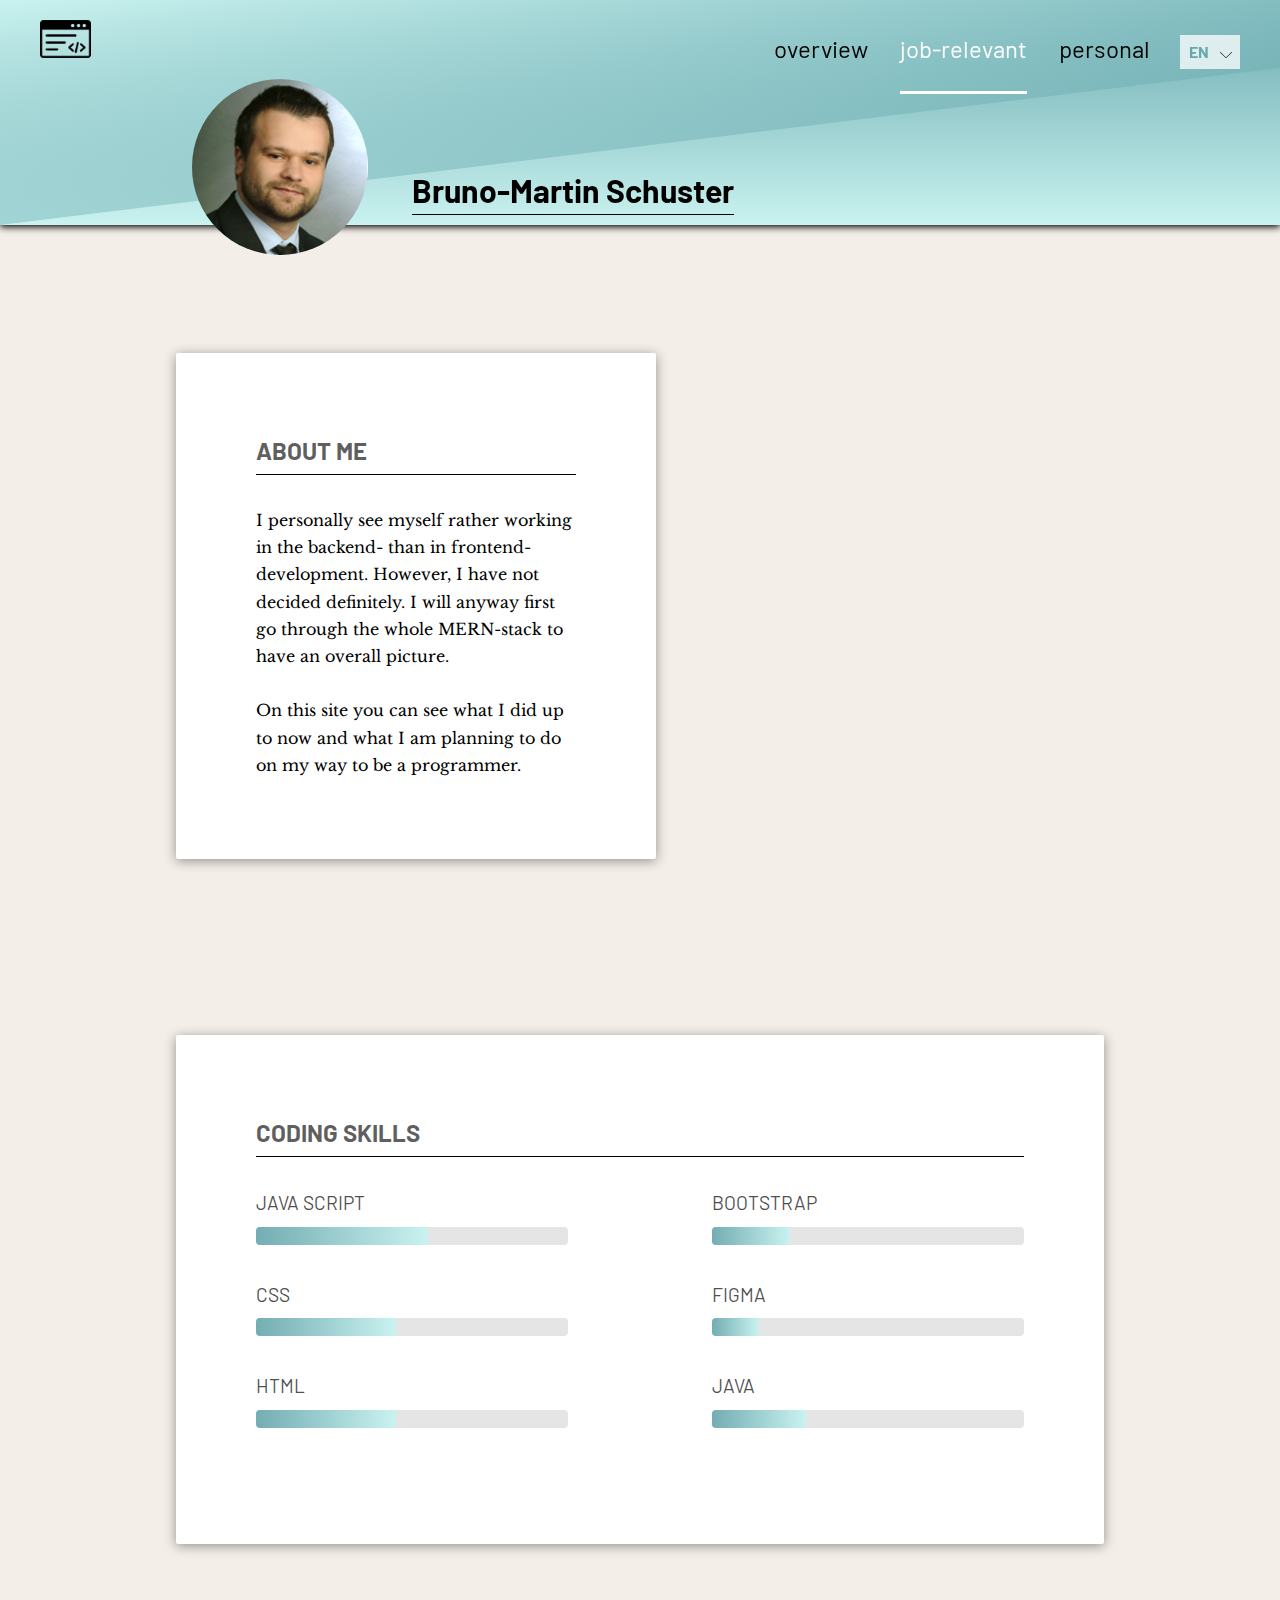
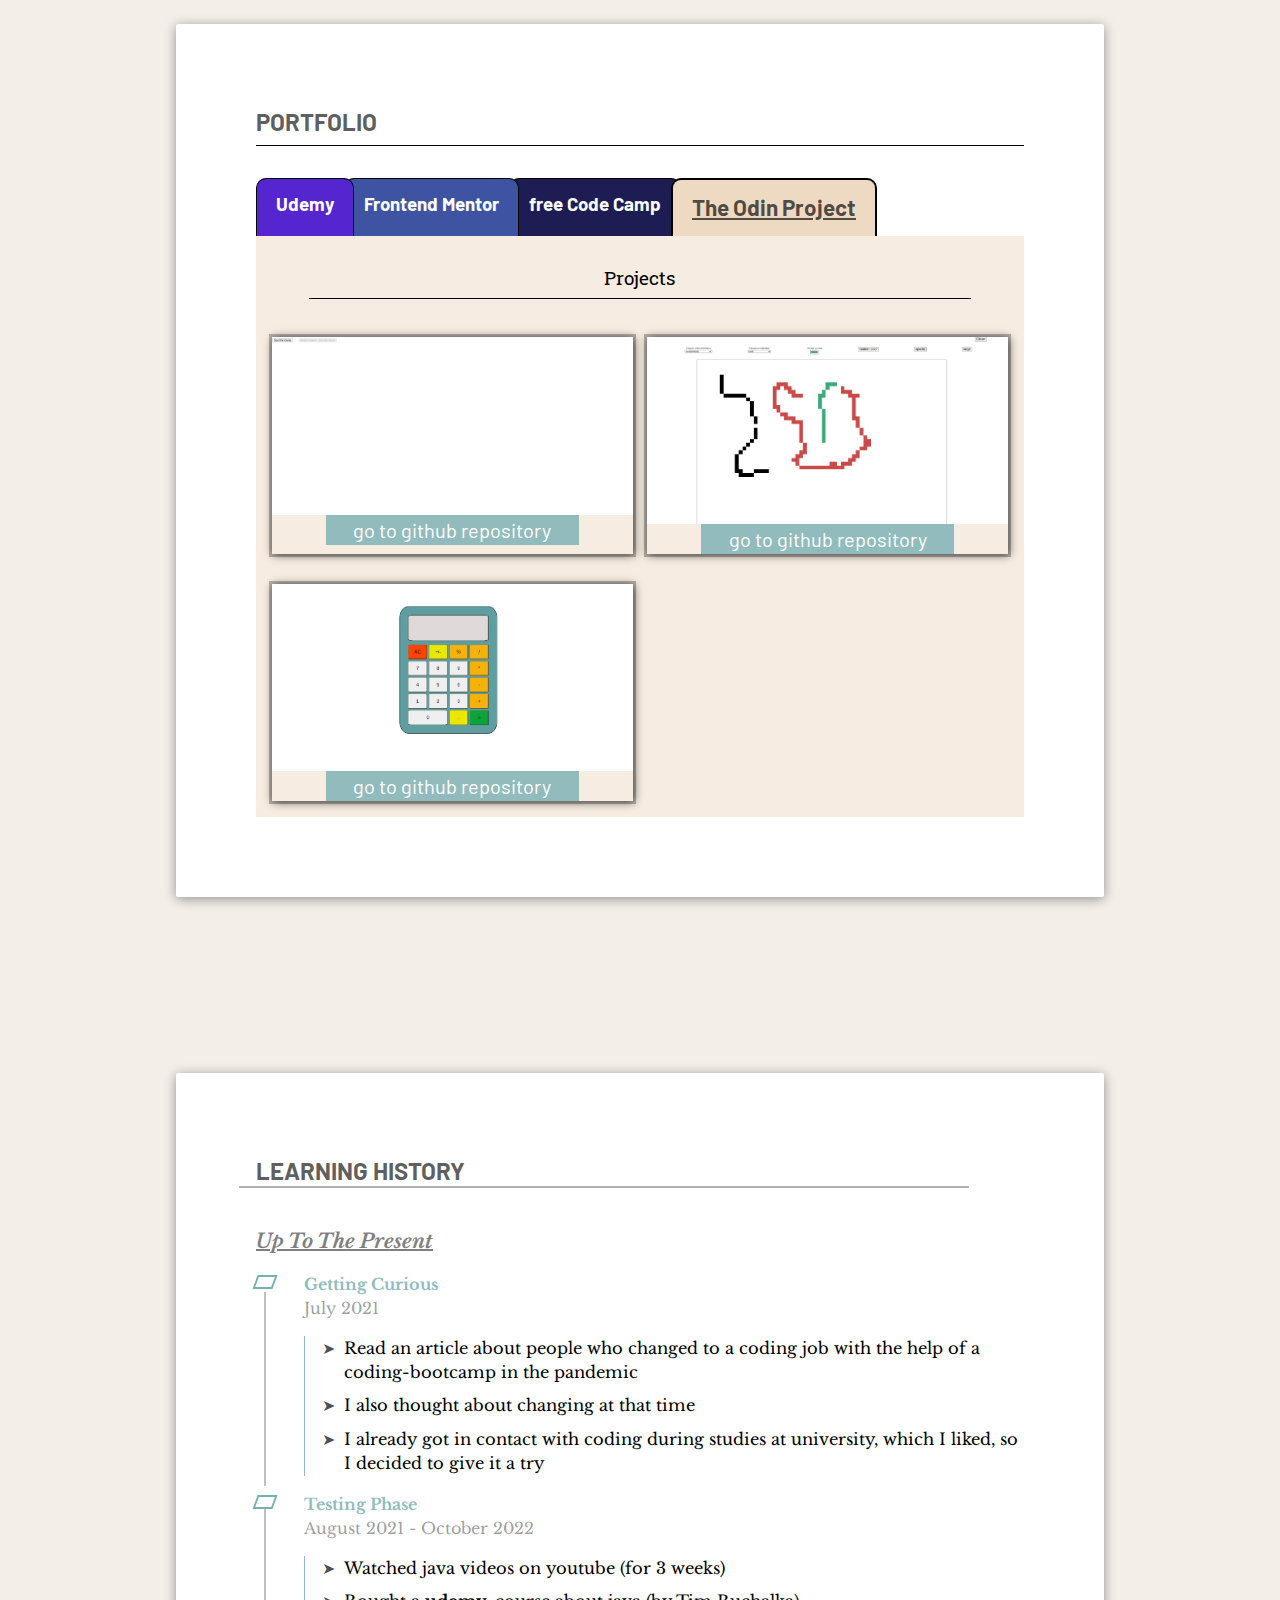
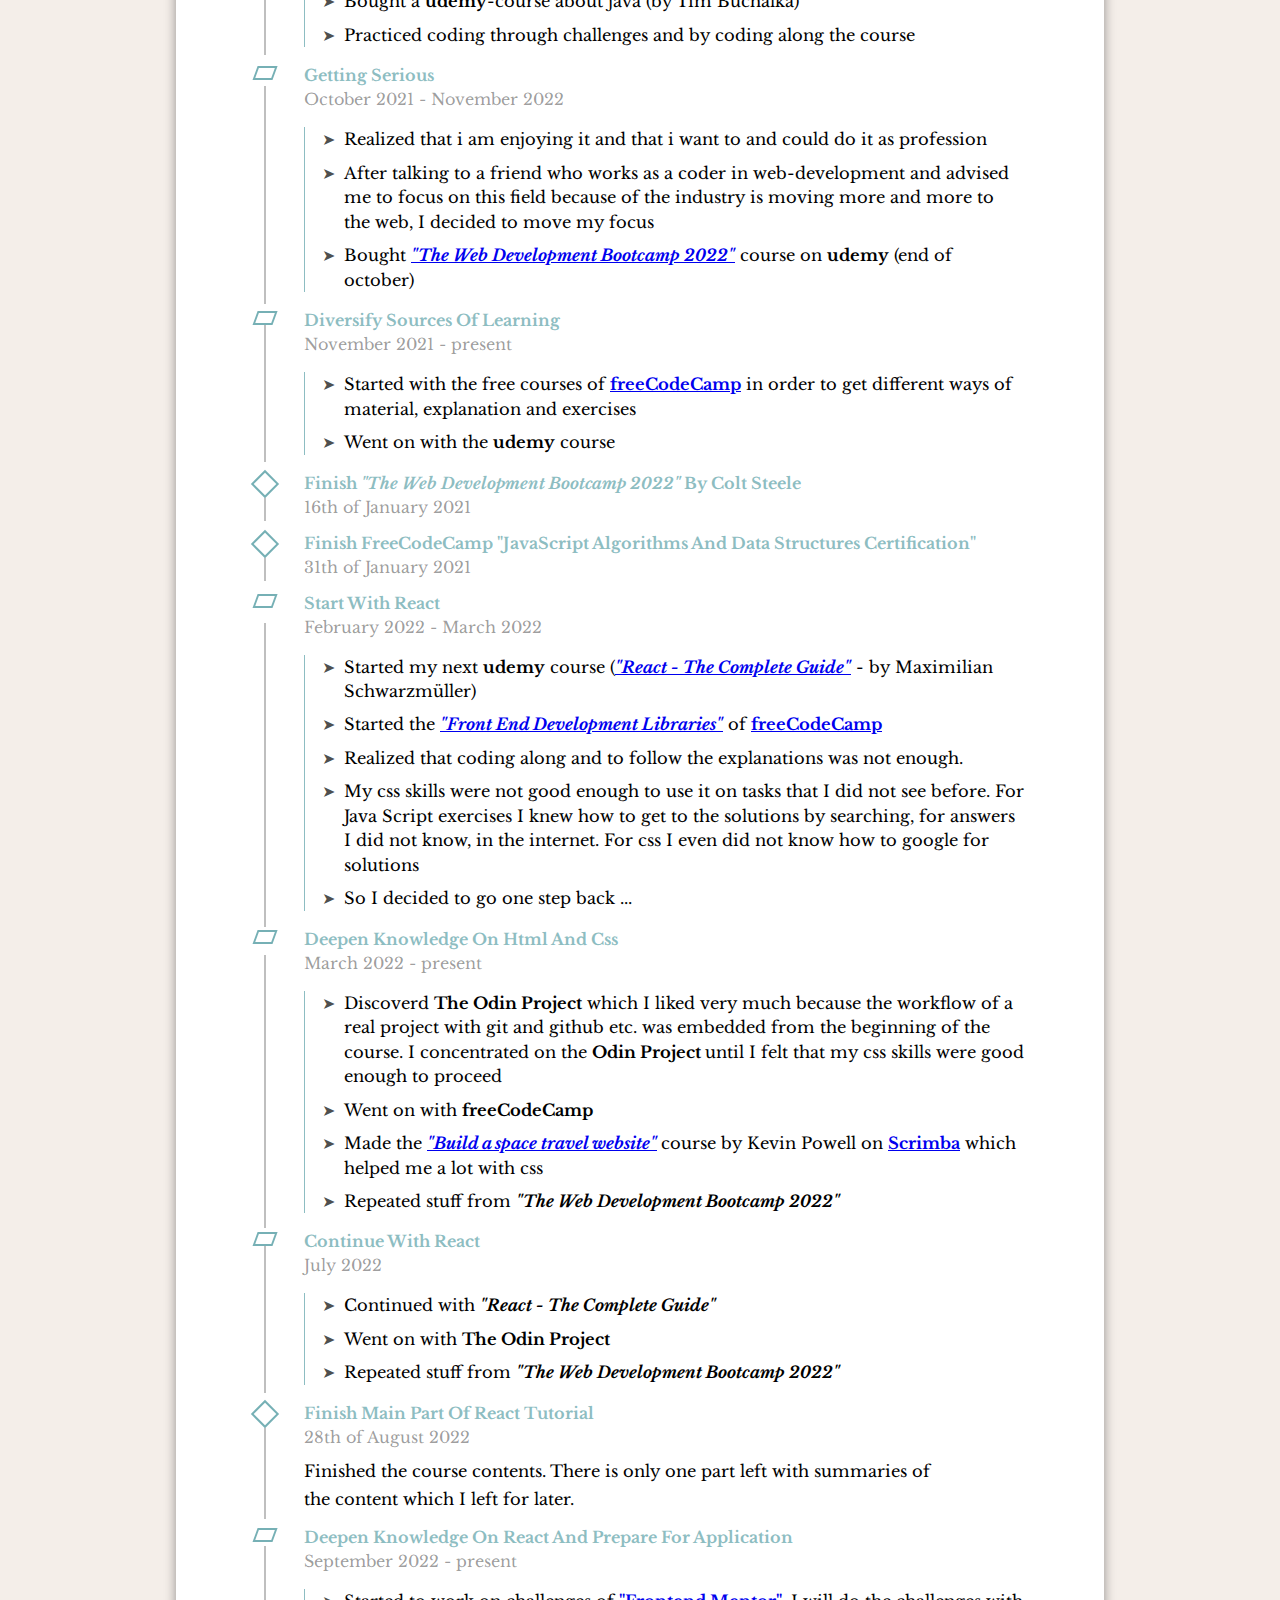
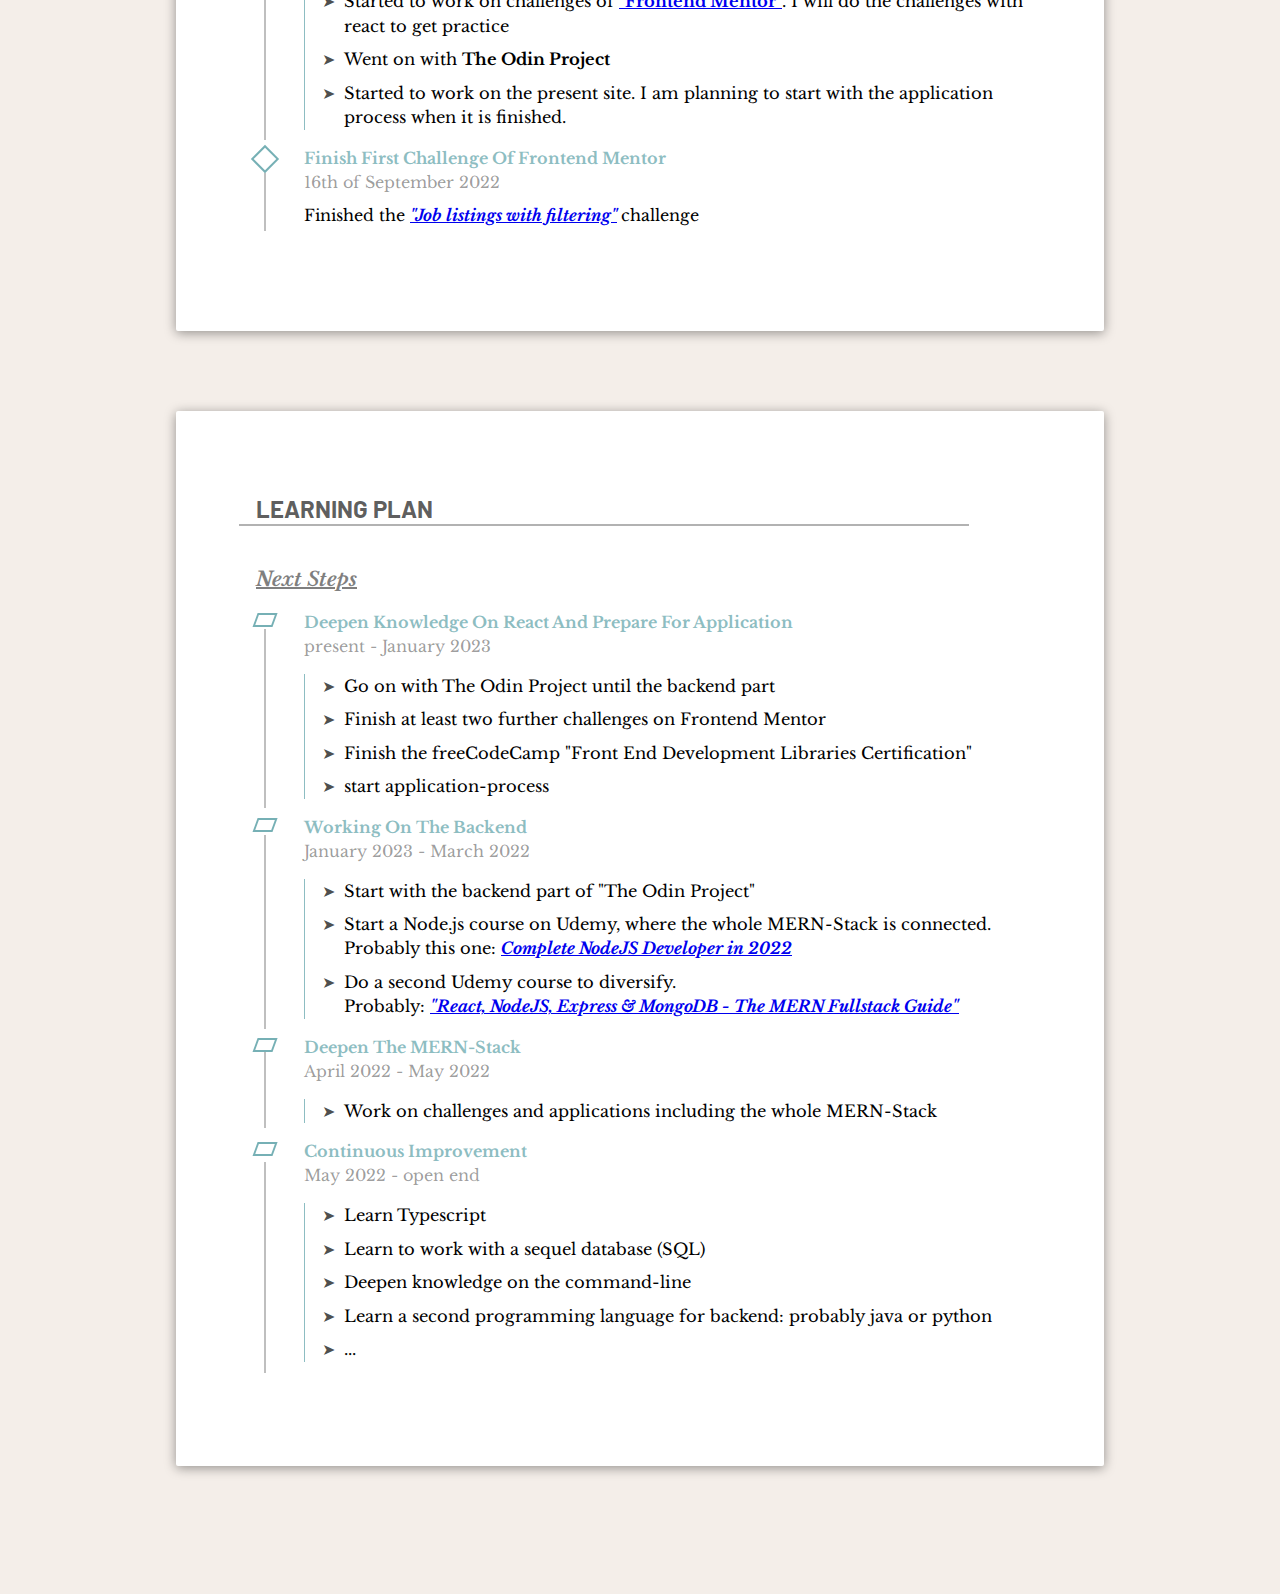
<file: pages/technical.html>
<!DOCTYPE html>
<html lang="en">
  <head>
    <meta charset="UTF-8" />
    <meta http-equiv="X-UA-Compatible" content="IE=edge" />
    <meta name="viewport" content="width=device-width, initial-scale=1.0" />
    <title>job-relevant</title>
    <!-- BASE -->
    <!-- for github pages -->
    <!-- <base href="https://bru1415.github.io/job-application-site/"> -->
    <!-- for localhost -->
    <!-- <base href="" /> -->
    <!-- GOOGLE FONTS -->
    <link rel="preconnect" href="https://fonts.googleapis.com" />
    <link rel="preconnect" href="https://fonts.gstatic.com" crossorigin />
    <link
      href="https://fonts.googleapis.com/css2?family=Barlow+Semi+Condensed:ital,wght@0,400;0,700;1,400&family=Barlow:wght@400;700&family=Libre+Baskerville:wght@400;700&display=swap"
      rel="stylesheet"
    />
    <link rel="preconnect" href="https://fonts.googleapis.com" />
    <link rel="preconnect" href="https://fonts.gstatic.com" crossorigin />
    <link
      href="https://fonts.googleapis.com/css2?family=Gelasio:ital,wght@0,400;0,500;0,600;0,700;1,400;1,500;1,600;1,700&display=swap"
      rel="stylesheet"
    />
    <link rel="preconnect" href="https://fonts.googleapis.com" />
    <link rel="preconnect" href="https://fonts.gstatic.com" crossorigin />
    <link
      href="https://fonts.googleapis.com/css2?family=Roboto+Slab:wght@400;500;700;900&display=swap"
      rel="stylesheet"
    />
    <link rel="preconnect" href="https://fonts.googleapis.com" />
    <link rel="preconnect" href="https://fonts.gstatic.com" crossorigin />
    <link
      href="https://fonts.googleapis.com/css2?family=Roboto+Condensed:ital,wght@0,400;0,700;1,400&display=swap"
      rel="stylesheet"
    />
    <!-- custom css -->
    <link
      rel="stylesheet"
      href="../styles.css"
      onerror="if(this.href != '/job-application-site/styles.css') this.href='/job-application-site/styles.css';"
    />
    <!-- JS -->
    <!-- <script src="../index.js"></script> -->
    <script
      src="./pages.js"
      onerror="if(this.src != '/job-application-site/pages/pages.js') this.src='/job-application-site/pages/pages.js';"
      defer
    ></script>
  </head>
  <body class="technical basic">
    <header class="SiteHeader sticky">
      <div class="header_photo">
        <img
          src="/assets/Bildschirmfoto vom 2022-07-23 14-48-55.png"
          alt="picture of bruno-martin schuster"
          onerror="if(this.src != '/job-application-site/assets/Bildschirmfoto vom 2022-07-23 14-48-55.png') this.src='/job-application-site/assets/Bildschirmfoto vom 2022-07-23 14-48-55.png';"
        />
        <span>Bruno-Martin Schuster</span>
      </div>
      <div class="header_bg"></div>

      <div class="SiteHeader__navAndLogoContainer flex just-between">
        <div class="logo">
          <img
            src="../assets/coding.png"
            alt="coding-symbol as logo"
            onerror="if(this.src != '/job-application-site/assets/coding.png') this.src = '/job-application-site/assets/coding.png';"
          />
        </div>
        <div class="SiteHeader__navContainer flex just-between">
          <nav>
            <ul
              class="primary-navigation underline-indicators"
              data-is-expanded="false"
            >
              <li>
                <a
                  href="../index.html"
                  onerror="if(this.href != '/job-application-site/') this.href='/job-application-site/';"
                  >overview</a
                >
              </li>
              <li class="active">
                <a
                  href="./technical.html"
                  onerror="if(this.href != '/job-application-site/pages/technical.html') this.href='/job-application-site/pages/technical.html';"
                  >job-relevant</a
                >
              </li>
              <li>
                <a
                  href="./personal.html"
                  onerror="if(this.href != '/job-application-site/pages/personal.html') this.href='/job-application-site/pages/personal.html';"
                  >personal</a
                >
              </li>
            </ul>
          </nav>
          <div class="SiteHeader__navContainer_sideElements flex">
            <div class="lang-dropdown">
              <div class="dropdown-current">EN</div>
              <div class="dropdown-content">
                <div>
                  <a
                    href="./technical-de.html"
                    onerror="if(this.href != '/job-application-site/technical-de.html') this.href='/job-application-site/technical-de.html';"
                  >
                    DE</a
                  >
                </div>
              </div>
            </div>
            <button
              data-close-icon="false"
              class="mobile-nav-toggle burger-icon"
              aria-controls="primary-navigation"
            >
              <span class="sr-only" aria-expanded="false">Menu</span>
            </button>
          </div>
        </div>
      </div>
    </header>
    <main class="technical__resume">
      <section class="technical__about flex">
        <article>
          <h2>About me</h2>
          <p class="ff-serif2 fs-400">
            I personally see myself rather working in the backend- than in
            frontend-development. However, I have not decided definitely. I will
            anyway first go through the whole MERN-stack to have an overall
            picture.
            <br />
            <br />
            On this site you can see what I did up to now and what I am planning
            to do on my way to be a programmer.
          </p>
        </article>
      </section>
      <section class="technical__skills flex">
        <article class="skills__coding">
          <h2>coding skills</h2>
          <div class="flex skills__list flex col-row col-row-sm">
            <div class="skills__list_half flex col">
              <span>Java Script</span>
              <div class="skills__list_item flex">
                <div
                  class="skills__list_item--fill"
                  style="--skill-fill: 55%"
                ></div>
              </div>
              <span>css</span>
              <div class="skills__list_item flex">
                <div
                  class="skills__list_item--fill"
                  style="--skill-fill: 45%"
                ></div>
              </div>
              <span>html</span>
              <div class="skills__list_item flex">
                <div
                  class="skills__list_item--fill"
                  style="--skill-fill: 45%"
                ></div>
              </div>
            </div>
            <div class="skills__list_half flex col">
              <span>bootstrap</span>
              <div class="skills__list_item flex">
                <div
                  class="skills__list_item--fill"
                  style="--skill-fill: 25%"
                ></div>
              </div>
              <span>figma</span>
              <div class="skills__list_item flex">
                <div
                  class="skills__list_item--fill"
                  style="--skill-fill: 15%"
                ></div>
              </div>
              <span>java</span>
              <div class="skills__list_item flex">
                <div
                  class="skills__list_item--fill"
                  style="--skill-fill: 30%"
                ></div>
              </div>
            </div>
          </div>
        </article>
        <!-- sḱills--portfolio ------------------------------------------------------------------ -->
        <article class="technical__skills__portfolio">
          <h2>Portfolio</h2>
          <!-- portfolio--nav -------------------------------------------------------- -->
          <div
            class="flex portfolio-nav col-row col-row-sm"
            role="tablist"
            aria-label="portfolio list"
          >
            <div
              aria-selected="true"
              data-position="0"
              role="tab"
              aria-controls="odin-tab"
              tabindex="0"
              class="odin-ctrl"
            >
              <h3>The Odin Project</h3>
            </div>
            <div
              aria-selected="false"
              data-position="1"
              role="tab"
              aria-controls="fcc-tab"
              tabindex="-1"
              class="fcc-ctrl"
            >
              <h3>free Code Camp</h3>
            </div>
            <div
              aria-selected="false"
              data-position="2"
              role="tab"
              aria-controls="fementor-tab"
              tabindex="-1"
              class="fementor-ctrl"
            >
              <h3>Frontend Mentor</h3>
            </div>
            <div
              aria-selected="false"
              data-position="3"
              role="tab"
              aria-controls="udemy-tab"
              tabindex="-1"
              class="udemy-ctrl"
            >
              <h3>Udemy</h3>
            </div>
          </div>
          <!-- portfolio-tabpanel ------------------------------------------- -->
          <div class="portfolio__categories">
            <!-- tabpanel--Odin ----------------------------------------------------------------- -->
            <div
              data-position="1"
              role="tabpanel"
              id="odin-tab"
              aria-labelledby="odin-tab"
              tabindex="0"
            >
              <h4>Projects</h4>
              <div class="gallery flex col-row col-row-sm">
                <div class="gallery__element">
                  <a
                    href="https://bru1415.github.io/odin-rock-paper-scissor/"
                    class="portfolio_a-tag"
                    ><figure class="pos-relative">
                      <img
                        src="/assets/odin-rock-paper-scissor.png"
                        alt="screenshot of rock paper scissor project"
                        onerror="if(this.src != '/job-application-site/assets/odin-rock-paper-scissor.png') this.src = '/job-application-site/assets/odin-rock-paper-scissor.png';"
                      />
                      <figcaption>
                        <p>JavaScript / HTML</p>
                        <h5>odin-rock-paper-scissor</h5>
                      </figcaption>
                    </figure></a
                  >
                  <div class="git-repo-link fs-500">
                    <a href="https://github.com/Bru1415/odin-rock-paper-scissor"
                      >go to github repository</a
                    >
                  </div>
                </div>
                <div class="gallery__element">
                  <a
                    href="https://bru1415.github.io/odin-etch-a-sketch/"
                    class="portfolio_a-tag portfolio__odin_odin-etch-a-sketch"
                    ><figure class="pos-relative">
                      <img
                        src="/assets/odin-etch-a-sketch.png"
                        alt="screenshot of etch a sketch project"
                        onerror="if(this.src != '/job-application-site/assets/odin-etch-a-sketch.png') this.src = '/job-application-site/assets/odin-etch-a-sketch.png';"
                      />
                      <figcaption>
                        <p>JavaScript / HTML / CSS</p>
                        <h5>odin-etch-a-sketch</h5>
                      </figcaption>
                    </figure></a
                  >
                  <div class="git-repo-link fs-500">
                    <a
                      class=""
                      href="https://github.com/Bru1415/odin-etch-a-sketch"
                      >go to github repository</a
                    >
                  </div>
                </div>
                <div class="gallery__element">
                  <a
                    href="https://bru1415.github.io/odin-calculator/"
                    class="portfolio_a-tag"
                    ><figure class="pos-relative">
                      <img
                        src="/assets/odin-calculator.png"
                        alt="screenshot of calculator project"
                        onerror="if(this.src != '/job-application-site/assets/odin-calculator.png') this.src = '/job-application-site/assets/odin-calculator.png';"
                      />
                      <figcaption>
                        <p>JavaScript / HTML / CSS</p>
                        <h5>odin-calculator</h5>
                      </figcaption>
                    </figure></a
                  >
                  <div class="git-repo-link fs-500">
                    <a href="https://github.com/Bru1415/odin-calculator"
                      >go to github repository</a
                    >
                  </div>
                </div>
              </div>
            </div>
            <!-- tabpanel--freeCodeCamp ----------------------------------------------------------------- -->
            <div
              data-position="2"
              role="tabpanel"
              id="fcc-tab"
              aria-labelledby="fcc-tab"
              tabindex="0"
              hidden
            >
              <h4>freeCodeCamp Profile</h4>
              <div class="gallery flex just-center">
                <div class="gallery__element">
                  <a
                    href="https://www.freecodecamp.org/fcccace9ee3-252f-4b27-be62-61411c33d02b"
                    class="portfolio_a-tag"
                  >
                    <img
                      src="/assets/FCC_profile.png"
                      alt="picture of free code camp profile page"
                      onerror="if(this.src != '/job-application-site/assets/FCC_profile.png') this.src = '/job-application-site/assets/FCC_profile.png';"
                  /></a>
                </div>
              </div>

              <br />
              <hr />
              <h4>Certificates</h4>
              <div class="gallery flex col-row col-row-md">
                <div class="gallery__element">
                  <a
                    href="https://www.freecodecamp.org/certification/fcccace9ee3-252f-4b27-be62-61411c33d02b/javascript-algorithms-and-data-structures"
                    class="portfolio_a-tag"
                  >
                    <img
                      src="/assets/FCC_JSAlgorCert.png"
                      alt="picture of Algorithms and Data Structures Certification"
                      onerror="if(this.src != '/job-application-site/assets/FCC_JSAlgorCert.png') this.src = '/job-application-site/assets/FCC_JSAlgorCert.png';"
                  /></a>
                </div>
              </div>

              <br />
              <hr />
              <h4>Projects</h4>
              <div class="gallery flex col-row col-row-md">
                <div class="gallery__element">
                  <a
                    href="https://codepen.io/BrCoWeb/pen/ExbvEqm?editors=1111"
                    class="portfolio_a-tag"
                    ><figure class="pos-relative">
                      <img
                        src="/assets/fcc-random-quote-machine.png"
                        alt="screenshot of random quote machine project"
                        onerror="if(this.src != '/job-application-site/assets/fcc-random-quote-machine.png') this.src = '/job-application-site/assets/fcc-random-quote-machine.png';"
                      />
                      <figcaption>
                        <p>React / JavaScript / CSS / HTML</p>
                        <h5>fcc-random-quote-machine</h5>
                      </figcaption>
                    </figure></a
                  >
                </div>
              </div>
            </div>
            <!-- tabpanel--Frontend Mentor ------------------------------------------------------------- -->
            <div
              data-position="3"
              role="tabpanel"
              id="fementor-tab"
              aria-labelledby="fementor-tab"
              tabindex="0"
              hidden
            >
              <h4>Projects</h4>
              <div class="gallery flex col-row col-row-md">
                <div class="gallery__element">
                  <a
                    href="https://bru1415.github.io/fementor-job-listings/"
                    class="portfolio_a-tag"
                    ><figure class="pos-relative">
                      <img
                        src="/assets/fementor-job-listings.png"
                        alt="screenshot of job listings project"
                        onerror="if(this.src != '/job-application-site/assets/fementor-job-listings.png') this.src = '/job-application-site/assets/fementor-job-listings.png';"
                      />
                      <figcaption>
                        <p>React / JavaScript / CSS / HTML</p>
                        <h5>fementor-job-listings</h5>
                      </figcaption>
                    </figure>
                  </a>
                  <div class="git-repo-link fs-500">
                    <a href="https://github.com/Bru1415/fementor-job-listings"
                      >go to github repository</a
                    >
                  </div>
                </div>
              </div>
            </div>
            <!-- tabpanel--Udemy ----------------------------------------------------------------- -->

            <div
              data-position="4"
              role="tabpanel"
              id="udemy-tab"
              aria-labelledby="udemy-tab"
              tabindex="0"
              hidden
            >
              <h4>Certificates</h4>
              <div class="gallery flex">
                <div class="gallery__element col-row col-row-md">
                  <a href="/assets/UC-5e672d27-8a9f-40ba-9baa-8ff1384c9f01.pdf">
                    <img
                      src="/assets/ColtSteele_WebDevBootCert.png"
                      alt="picture of course certification"
                      onerror="if(this.src != '/job-application-site/assets/ColtSteele_WebDevBootCert.png') this.src = '/job-application-site/assets/ColtSteele_WebDevBootCert.png';"
                  /></a>
                </div>
              </div>
            </div>
          </div>
        </article>
      </section>
      <!-- workplan ----------------------------------------------------------------------- -->
      <section class="technical__workplan flex">
        <article class="workplan__past flex">
          <h2>Learning History</h2>
          <div class="ff-serif2 workplan__content">
            <h3>Up to the present</h3>
            <div class="workplan__past__to-present">
              <div>
                <div class="timeline process">
                  <h5>Getting curious</h5>
                  <div><span class="date-range"> July 2021</span></div>
                  <ul>
                    <li>
                      Read an article about people who changed to a coding job
                      with the help of a coding-bootcamp in the pandemic
                    </li>
                    <li>I also thought about changing at that time</li>
                    <li>
                      I already got in contact with coding during studies at
                      university, which I liked, so I decided to give it a try
                    </li>
                  </ul>
                </div>
                <div class="timeline process">
                  <h5>Testing phase</h5>
                  <div>
                    <span class="date-range">August 2021 - October 2022</span>
                  </div>
                  <ul>
                    <li>Watched java videos on youtube (for 3 weeks)</li>
                    <li>
                      Bought a <strong>udemy</strong>-course about java (by Tim
                      Buchalka)
                    </li>
                    <li>
                      Practiced coding through challenges and by coding along
                      the course
                    </li>
                  </ul>
                </div>
                <div class="timeline process">
                  <h5>Getting serious</h5>
                  <div>
                    <span class="date-range">October 2021 - November 2022</span>
                  </div>
                  <ul>
                    <li>
                      Realized that i am enjoying it and that i want to and
                      could do it as profession
                    </li>
                    <li>
                      After talking to a friend who works as a coder in
                      web-development and advised me to focus on this field
                      because of the industry is moving more and more to the
                      web, I decided to move my focus
                    </li>
                    <li>
                      Bought
                      <strong
                        ><em
                          ><a
                            href="https://www.udemy.com/course/the-web-developer-bootcamp/"
                            >"The Web Development Bootcamp 2022"</a
                          ></em
                        ></strong
                      >
                      course on <strong>udemy</strong> (end of october)
                    </li>
                  </ul>
                </div>
                <div class="timeline process">
                  <h5>diversify sources of learning</h5>
                  <div>
                    <span class="date-range">November 2021 - present</span>
                  </div>
                  <ul>
                    <li>
                      Started with the free courses of
                      <strong
                        ><a
                          href="https://www.freecodecamp.org/fcccace9ee3-252f-4b27-be62-61411c33d02b"
                          >freeCodeCamp</a
                        ></strong
                      >
                      in order to get different ways of material, explanation
                      and exercises
                    </li>
                    <li>Went on with the <strong>udemy</strong> course</li>
                  </ul>
                </div>
                <div class="timeline success">
                  <h5>
                    Finish <em>"The Web Development Bootcamp 2022"</em> by Colt
                    Steele
                  </h5>
                  <div>
                    <span class="date-range">16th of January 2021</span>
                  </div>
                </div>
                <div class="timeline success">
                  <h5>
                    Finish freeCodeCamp "JavaScript Algorithms and Data
                    Structures Certification"
                  </h5>
                  <div>
                    <span class="date-range">31th of January 2021</span>
                  </div>
                </div>
                <div class="timeline process">
                  <h5>Start with react</h5>
                  <div>
                    <span class="date-range">February 2022 - March 2022</span>
                  </div>
                  <ul>
                    <li>
                      Started my next <strong>udemy</strong> course (<strong
                        ><em
                          ><a
                            href="https://www.udemy.com/course/react-the-complete-guide-incl-redux/"
                            >"React - The Complete Guide"</a
                          ></em
                        ></strong
                      >
                      - by Maximilian Schwarzmüller)
                    </li>
                    <li>
                      Started the
                      <strong
                        ><em
                          ><a
                            href="https://www.freecodecamp.org/learn/front-end-development-libraries/"
                            >"Front End Development Libraries"</a
                          ></em
                        ></strong
                      >
                      of
                      <strong
                        ><a
                          href="https://www.freecodecamp.org/fcccace9ee3-252f-4b27-be62-61411c33d02b"
                          >freeCodeCamp</a
                        ></strong
                      >
                    </li>
                    <li>
                      Realized that coding along and to follow the explanations
                      was not enough.
                    </li>
                    <li>
                      My css skills were not good enough to use it on tasks that
                      I did not see before. For Java Script exercises I knew how
                      to get to the solutions by searching, for answers I did
                      not know, in the internet. For css I even did not know how
                      to google for solutions
                    </li>
                    <li>So I decided to go one step back ...</li>
                  </ul>
                </div>
                <div class="timeline process">
                  <h5>Deepen knowledge on html and css</h5>
                  <div>
                    <span class="date-range">March 2022 - present</span>
                  </div>
                  <ul>
                    <li>
                      Discoverd <strong>The Odin Project</strong> which I liked
                      very much because the workflow of a real project with git
                      and github etc. was embedded from the beginning of the
                      course. I concentrated on the
                      <strong> Odin Project </strong> until I felt that my css
                      skills were good enough to proceed
                    </li>
                    <li>Went on with <strong>freeCodeCamp</strong></li>
                    <li>
                      Made the
                      <strong
                        ><em>
                          <a href="https://scrimba.com/learn/spacetravel"
                            >"Build a space travel website"</a
                          >
                        </em>
                      </strong>
                      course by Kevin Powell on
                      <strong
                        ><a href="https://scrimba.com/">Scrimba</a></strong
                      >
                      which helped me a lot with css
                    </li>
                    <li>
                      Repeated stuff from
                      <strong
                        ><em>"The Web Development Bootcamp 2022"</em></strong
                      >
                    </li>
                  </ul>
                </div>
                <div class="timeline process">
                  <h5>Continue with react</h5>
                  <div><span class="date-range">July 2022</span></div>
                  <ul>
                    <li>
                      Continued with
                      <strong><em>"React - The Complete Guide"</em></strong>
                    </li>
                    <li>
                      Went on with
                      <strong>The Odin Project</strong>
                    </li>
                    <li>
                      Repeated stuff from
                      <strong
                        ><em>"The Web Development Bootcamp 2022"</em></strong
                      >
                    </li>
                  </ul>
                  <p></p>
                </div>
                <div class="timeline success">
                  <h5>finish main part of react Tutorial</h5>
                  <div><span class="date-range">28th of August 2022</span></div>
                  <p>
                    Finished the course contents. There is only one part left
                    with summaries of the content which I left for later.
                  </p>
                </div>
                <div class="timeline process">
                  <h5>Deepen knowledge on react and prepare for application</h5>
                  <div>
                    <span class="date-range">September 2022 - present</span>
                  </div>
                  <ul>
                    <li>
                      Started to work on challenges of
                      <strong
                        ><a href="https://www.frontendmentor.io/"
                          >"Frontend Mentor"</a
                        ></strong
                      >. I will do the challenges with react to get practice
                    </li>
                    <li>
                      Went on with
                      <strong>The Odin Project</strong>
                    </li>
                    <li>
                      Started to work on the present site. I am planning to
                      start with the application process when it is finished.
                    </li>
                  </ul>
                </div>
                <div class="timeline success">
                  <h5>finish first challenge of Frontend Mentor</h5>
                  <div>
                    <span class="date-range">16th of September 2022</span>
                  </div>
                  <div class="success-detail">
                    Finished the
                    <strong>
                      <em>
                        <a
                          href="https://www.frontendmentor.io/challenges/job-listings-with-filtering-ivstIPCt"
                          >"Job listings with filtering"</a
                        >
                      </em>
                    </strong>
                    challenge
                  </div>
                </div>
              </div>
            </div>
          </div>
        </article>
        <article class="workplan__future flex">
          <h2>Learning Plan</h2>
          <div class="workplan__content ff-serif2">
            <h3>next steps</h3>
            <div class="workplan__future__from-present">
              <div>
                <div class="timeline process">
                  <h5>Deepen knowledge on react and prepare for application</h5>
                  <div>
                    <span class="date-range">present - January 2023</span>
                  </div>
                  <ul>
                    <li>Go on with The Odin Project until the backend part</li>
                    <li>
                      Finish at least two further challenges on Frontend Mentor
                    </li>
                    <li>
                      Finish the freeCodeCamp "Front End Development Libraries
                      Certification"
                    </li>
                    <li>start application-process</li>
                  </ul>
                </div>
                <div class="timeline process">
                  <h5>Working on the backend</h5>
                  <div>
                    <span class="date-range">January 2023 - March 2022</span>
                  </div>
                  <ul>
                    <li>Start with the backend part of "The Odin Project"</li>
                    <li>
                      Start a Node.js course on Udemy, where the whole
                      MERN-Stack is connected.
                      <br />
                      Probably this one:
                      <strong
                        ><em
                          ><a
                            href="https://www.udemy.com/course/complete-nodejs-developer-zero-to-mastery/"
                            >Complete NodeJS Developer in 2022</a
                          ></em
                        ></strong
                      >
                    </li>
                    <li>
                      Do a second Udemy course to diversify.
                      <br />
                      Probably:
                      <strong
                        ><em
                          ><a
                            href="https://www.udemy.com/course/react-nodejs-express-mongodb-the-mern-fullstack-guide/"
                            >"React, NodeJS, Express & MongoDB - The MERN
                            Fullstack Guide"</a
                          ></em
                        ></strong
                      >
                    </li>
                  </ul>
                </div>
                <div class="timeline process">
                  <h5>Deepen the MERN-Stack</h5>
                  <div>
                    <span class="date-range">April 2022 - May 2022</span>
                  </div>
                  <ul>
                    <li>
                      Work on challenges and applications including the whole
                      MERN-Stack
                    </li>
                  </ul>
                </div>
                <div class="timeline process">
                  <h5>Continuous Improvement</h5>
                  <div><span class="date-range">May 2022 - open end</span></div>
                  <ul>
                    <li>Learn Typescript</li>
                    <li>Learn to work with a sequel database (SQL)</li>
                    <li>Deepen knowledge on the command-line</li>
                    <li>
                      Learn a second programming language for backend: probably
                      java or python
                    </li>
                    <li>...</li>
                  </ul>
                </div>
              </div>
            </div>
          </div>
        </article>
      </section>
    </main>
  </body>
</html>
</file>
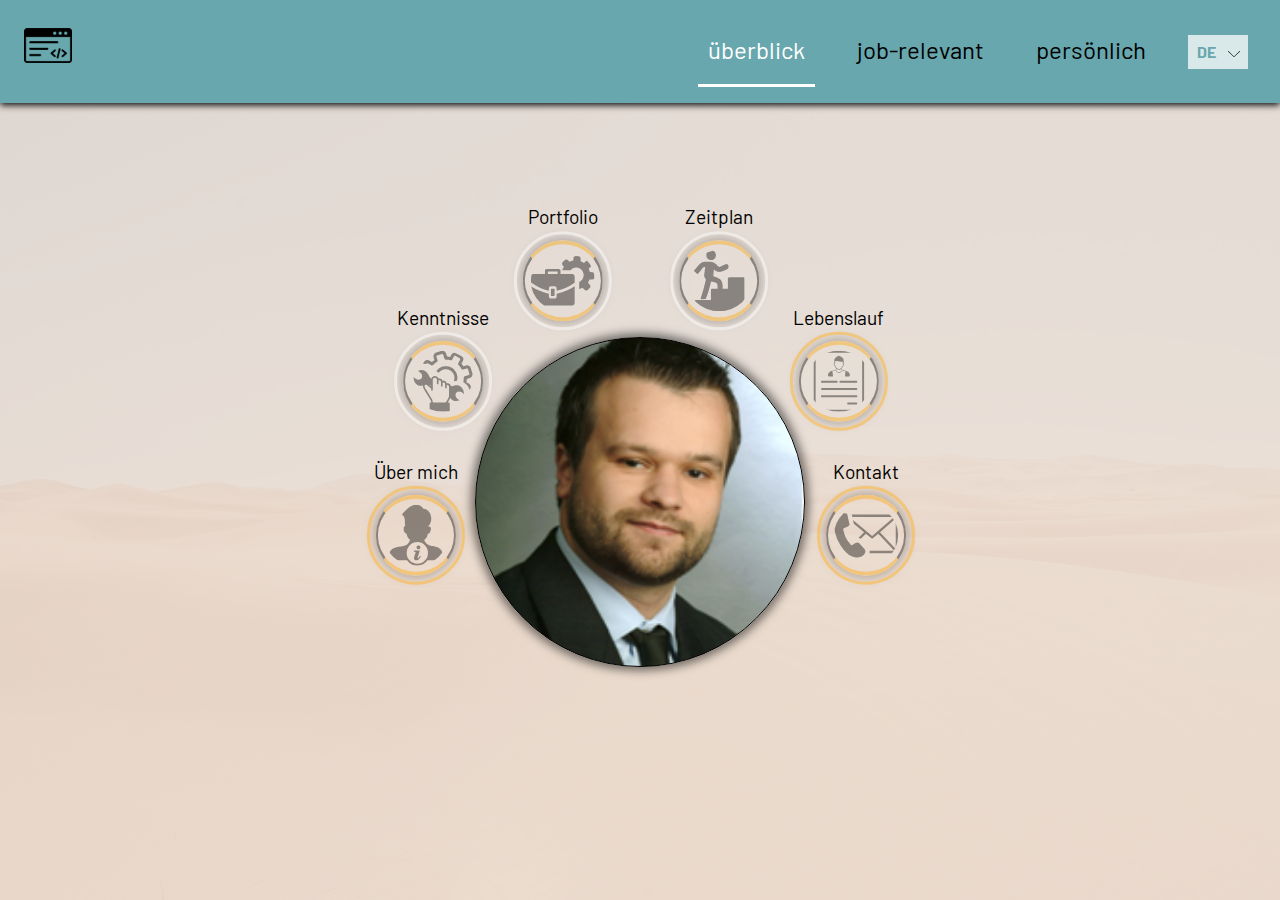
<file: src/index-de.html>
<!DOCTYPE html>
<html lang="de">
  <head>
    <meta charset="UTF-8" />
    <meta http-equiv="X-UA-Compatible" content="IE=edge" />
    <meta name="viewport" content="width=device-width, initial-scale=1.0" />
    <link
      rel="icon"
      type="image/png"
      href="./assets/Bildschirmfoto vom 2022-07-23 14-48-55.png"
      style="border-radius: 60%"
    />
    <title>überblick Bewerbung</title>
    <!-- Google fonts -->
    <link rel="preconnect" href="https://fonts.googleapis.com" />
    <link rel="preconnect" href="https://fonts.gstatic.com" crossorigin />
    <link
      href="https://fonts.googleapis.com/css2?family=Barlow+Semi+Condensed:ital,wght@0,400;0,700;1,400&family=Barlow:wght@400;700&family=Libre+Baskerville:wght@400;700&display=swap"
      rel="stylesheet"
    />
    <link rel="preconnect" href="https://fonts.googleapis.com" />
    <link rel="preconnect" href="https://fonts.gstatic.com" crossorigin />
    <link
      href="https://fonts.googleapis.com/css2?family=Gelasio:ital,wght@0,400;0,500;0,600;0,700;1,400;1,500;1,600;1,700&display=swap"
      rel="stylesheet"
    />
    <link rel="preconnect" href="https://fonts.googleapis.com" />
    <link rel="preconnect" href="https://fonts.gstatic.com" crossorigin />
    <link
      href="https://fonts.googleapis.com/css2?family=Roboto+Slab:wght@400;500;700;900&display=swap"
      rel="stylesheet"
    />
    <link rel="preconnect" href="https://fonts.googleapis.com" />
    <link rel="preconnect" href="https://fonts.gstatic.com" crossorigin />
    <link
      href="https://fonts.googleapis.com/css2?family=Roboto+Condensed:ital,wght@0,400;0,700;1,400&display=swap"
      rel="stylesheet"
    />
    <!-- Custom css -->
    <link rel="stylesheet" href="./styles.css" />
    <!-- JS -->
    <script src="./index.js" defer></script>
    <script src="../jsonData.js" type="module" defer></script>
  </head>
  <body id="english-version" class="overview">
    <header class="flex">
      <button
        data-close-icon="false"
        class="mobile-nav-toggle burger-icon"
        aria-controls="primary-navigation"
      >
        <span class="sr-only" aria-expanded="false">Menü</span>
      </button>
      <div class="logo">
        <img src="./assets/coding.png" alt="coding-symbol as logo" />
      </div>
      <nav>
        <ul
          class="primary-navigation underline-indicators"
          data-is-expanded="false"
        >
          <li class="active"><a href="./index.html">überblick</a></li>
          <li><a href="./pages/technical-de.html">job-relevant</a></li>
          <li><a href="./pages/personal-de.html">persönlich</a></li>
        </ul>
      </nav>
      <div class="lang-dropdown">
        <div class="dropdown-current">DE</div>
        <div class="dropdown-content">
          <div><a href="./index.html">EN</a></div>
        </div>
      </div>
    </header>
    <main id="main" class="main-grid grid">
      <div class="presentation-wrapper">
        <picture class="profile-photo" data-screen="full"
          ><img
            src="./assets/Bildschirmfoto vom 2022-07-23 14-48-55.png"
            alt="picture of bruno-martin schuster"
        /></picture>
        <ul id="topics" class="topics" data-screen="full">
          <li data-position="1" data-title="Über mich">
            <span>Über mich</span
            ><img
              data-topicarea="personal"
              src="./assets/about-me.svg"
              alt="graphic showing outline of a person with in i representing information"
            />
          </li>
          <li data-position="2" data-title="Kenntnisse">
            <span>Kenntnisse</span>
            <img
              data-topicarea="technical"
              src="./assets/repair-fix-repairing.svg"
              alt="graphic showing a gearwheel and a hand holding a spanner"
            />
          </li>
          <li data-position="3" data-title="Portfolio">
            <span>Portfolio</span
            ><img
              data-topicarea="technical"
              src="./assets/work-experience.svg"
              alt="graphic showing a gearwheel and a briefcase"
            />
          </li>
          <li data-position="4" data-title="Zeitplan">
            <span>Zeitplan</span
            ><img
              data-topicarea="technical"
              src="./assets/stair-climbing.svg"
              alt="graphic showing a person climbing up stairs"
            />
          </li>
          <li data-position="5" data-title="Lebenslauf">
            <span>Lebenslauf</span
            ><img
              data-topicarea="personal"
              src="./assets/resume-cv.svg"
              alt="graphic showing a resume"
            />
          </li>
          <li data-position="6" data-title="Kontakt">
            <span>Kontakt</span
            ><img
              data-topicarea="personal"
              src="./assets/contact-us.svg"
              alt="graphic showing a phone and a envelope"
            />
          </li>
        </ul>
      </div>
      <!-- short-description --------------------------------------------------------------------------------------- -->
      <div class="short-description">
        <div
          class="grid short-description-nav"
          role="tablist"
          aria-label="topics list"
        >
          <div
            data-position="1"
            role="tab"
            aria-controls="about_me-tab"
            aria-selected="false"
            tabindex="-1"
          >
            <button data-topicarea="personal">
              <img
                src="./assets/about-me.svg"
                alt="graphic showing outline of a person with in i representing information"
              />
            </button>
            <span class="sr-only">Über mich</span>
          </div>
          <div
            data-position="2"
            role="tab"
            aria-controls="skills-tab"
            aria-selected="false"
            tabindex="-1"
          >
            <button data-topicarea="technical">
              <img
                src="./assets/repair-fix-repairing.svg"
                alt="graphic showing a gearwheel and a hand holding a spanner"
              />
            </button>
            <span class="sr-only">Fähigkeiten</span>
          </div>
          <div
            data-position="3"
            role="tab"
            aria-controls="portfolio-tab"
            aria-selected="false"
            tabindex="-1"
          >
            <button data-topicarea="technical">
              <img
                src="./assets/work-experience.svg"
                alt="graphic showing a gearwheel and a briefcase"
              />
            </button>
            <span class="sr-only">Portfolio</span>
          </div>
          <div
            data-position="4"
            role="tab"
            aria-controls="workplan-tab"
            aria-selected="true"
            tabindex="0"
          >
            <button data-topicarea="technical">
              <img
                src="./assets/stair-climbing.svg"
                alt="graphic showing a person climbing up stairs"
              />
            </button>
            <span class="sr-only">Zeitplan</span>
          </div>
          <div
            data-position="5"
            role="tab"
            aria-controls="cv-tab"
            aria-selected="false"
            tabindex="-1"
          >
            <button data-topicarea="personal">
              <img
                src="./assets/resume-cv.svg"
                alt="graphic showing a resume"
              />
            </button>
            <span class="sr-only">Lebenslauf</span>
          </div>
          <div
            data-position="6"
            role="tab"
            aria-controls="contact-tab"
            aria-selected="false"
            tabindex="-1"
          >
            <button data-topicarea="personal">
              <img
                src="./assets/contact-us.svg"
                alt="graphic showing a phone and a envelope"
              />
            </button>
            <span class="sr-only">Kontakt</span>
          </div>
        </div>
        <!-- ShortContent ------------------------------------------------------------------- -->
        <div class="short-description-nav__head flex">
          <button class="navigation__arrow arrow-left">⬅</button>
          <h2 class="description-heading"></h2>
          <button class="navigation__arrow arrow-right">➡</button>
        </div>
        <section class="short-content">
          <!-- About me  ------------------------------------------------------------->
          <article
            hidden
            role="tabpanel"
            id="about_me-tab"
            tabindex="0"
            data-position="1"
            aria-labelledby="about_me-tab"
          >
            <div class="about_me flex col">
              <!-- <h2>About me</h2> -->
              <h3>persönlich</h3>
              <p class="ff-serif2 fs-400">
                Ich bin eine ruhige Peson und liebe es neue Sachen dazuzulernen.
                In teams nehme ich normalerweise nicht die führende Rolle ein,
                gehöre aber meist zu den treibenden Kräften, wenn es darum geht
                ein Ziel zu erreichen.
                <br />
                <br />
                Eine meiner größten Stärken ist meine Frustrationstoleranz. Was,
                wie ich glaube, eine der wichtigsten Eigenschaften für einen
                Programmierer ist. Gewöhnlich versuche ich Aufgaben aus
                verschiedenen Blickwinkeln zu betrachten. Was einerseits
                zeitintensiver, jedoch auf der anderen Seite auch weniger
                oberflächlich ist.
              </p>
              <div class="short-info">
                Das ist eine kurzer Überblick. Für mehr Details besuchen Sie
                <a href="./pages/personal.html">personal</a>
              </div>
              <br />
              <br />
              <h3>fachlich</h3>
              <p class="ff-serif2 fs-400">
                Ich sehe mich eher in der Backend- als in der
                Frontendentwicklung. Ich habe mich jedoch noch nicht definitiv
                entschieden. Ich werde zunächst den gesamten MERN-Stack lernen
                um mir einen Überblick über beide Arbeitsbereiche zu
                verschaffen.
                <br />
                <br />
                Auf dieser Seite beschreibe was ich auf meinem Weg zum
                Programmierer bis jetzt gemacht habe und meinen Zeitplan für die
                nächsten Monate.
              </p>
            </div>
            <div class="short-info">
              Das ist eine kurzer Überblick. Für mehr Details besuchen Sie
              <a href="./pages/personal.html">job-relevant</a>
            </div>
          </article>
          <!-- Skills  ----------------------------------------------------------------->
          <article
            hidden
            role="tabpanel"
            id="skills-tab"
            tabindex="0"
            data-position="2"
            aria-labelledby="skills-tab"
          >
            <div class="skills__transferable">
              <h3>relevante Fähigkeiten</h3>
              <div class="flex skills__list col-row col-row-sm">
                <div class="skills__list_half flex col">
                  <span>vernetztes Denken</span>
                  <div class="skills__list_item flex">
                    <div
                      class="skills__list_item--fill"
                      style="--skill-fill: 80%"
                    ></div>
                  </div>
                  <span>analytisches Denken</span>
                  <div class="skills__list_item flex">
                    <div
                      class="skills__list_item--fill"
                      style="--skill-fill: 75%"
                    ></div>
                  </div>
                  <span>Kreativität / Flexibilität bei Problemlösungen</span>
                  <div class="skills__list_item flex">
                    <div
                      class="skills__list_item--fill"
                      style="--skill-fill: 80%"
                    ></div>
                  </div>
                </div>
                <div class="skills__list_half flex col">
                  <span>Frustrationstoleranz</span>
                  <div class="skills__list_item flex">
                    <div
                      class="skills__list_item--fill"
                      style="--skill-fill: 85%"
                    ></div>
                  </div>
                  <span>Lernbereitschaft</span>
                  <div class="skills__list_item flex">
                    <div
                      class="skills__list_item--fill"
                      style="--skill-fill: 85%"
                    ></div>
                  </div>
                  <span>Flexibilität</span>
                  <div class="skills__list_item flex">
                    <div
                      class="skills__list_item--fill"
                      style="--skill-fill: 75%"
                    ></div>
                  </div>
                </div>
              </div>
            </div>
            <div class="short-info">
              Das ist eine kurzer Überblick. Für mehr Details besuchen Sie
              <a href="./pages/personal.html">personal</a>
            </div>
            <h3>Programmierkenntnisse</h3>
            <div class="skills__coding">
              <div class="flex skills__list flex col-row col-row-sm">
                <div class="skills__list_half flex col">
                  <span>Java Script</span>
                  <div class="skills__list_item flex">
                    <div
                      class="skills__list_item--fill"
                      style="--skill-fill: 55%"
                    ></div>
                  </div>
                  <span>css</span>
                  <div class="skills__list_item flex">
                    <div
                      class="skills__list_item--fill"
                      style="--skill-fill: 45%"
                    ></div>
                  </div>
                  <span>html</span>
                  <div class="skills__list_item flex">
                    <div
                      class="skills__list_item--fill"
                      style="--skill-fill: 45%"
                    ></div>
                  </div>
                </div>
                <div class="skills__list_half flex col">
                  <span>bootstrap</span>
                  <div class="skills__list_item flex">
                    <div
                      class="skills__list_item--fill"
                      style="--skill-fill: 25%"
                    ></div>
                  </div>
                  <span>figma</span>
                  <div class="skills__list_item flex">
                    <div
                      class="skills__list_item--fill"
                      style="--skill-fill: 15%"
                    ></div>
                  </div>
                  <span>java</span>
                  <div class="skills__list_item flex">
                    <div
                      class="skills__list_item--fill"
                      style="--skill-fill: 30%"
                    ></div>
                  </div>
                </div>
              </div>
            </div>
            <div class="short-info">
              Das ist eine kurzer Überblick. Für mehr Details besuchen Sie
              <a href="./pages/technical.html">job-relevant</a>
            </div>
          </article>
          <!-- Portfolio  --------------------------------------------------------------->
          <article
            hidden
            role="tabpanel"
            tabindex="0"
            data-title="Portfolio"
            data-position="3"
            id="portfolio-tab"
            aria-labelledby="portfolio-tab"
          >
            <h3>Meine vier aktuellsten Arbeiten</h3>
            <div class="gallery flex">
              <div class="gallery__element">
                <a
                  href="https://bru1415.github.io/fementor-job-listings/"
                  class="portfolio_a-tag"
                  ><figure class="pos-relative">
                    <img
                      src="/src/assets/fementor-job-listings.png"
                      alt="screenshot of job listings project"
                    />
                    <figcaption>
                      <p>React / JavaScript / CSS / HTML</p>
                      <h5>fementor-job-listings</h5>
                    </figcaption>
                  </figure>
                </a>
                <div class="git-repo-link fs-500">
                  <a href="https://github.com/Bru1415/fementor-job-listings"
                    >zum github repository</a
                  >
                </div>
              </div>
              <div class="gallery__element">
                <a
                  href="https://codepen.io/BrCoWeb/pen/ExbvEqm?editors=1111"
                  class="portfolio_a-tag"
                  ><figure class="pos-relative">
                    <img
                      src="/src/assets/fcc-random-quote-machine.png"
                      alt="screenshot of random quote machine project"
                    />
                    <figcaption>
                      <p>React / JavaScript / CSS / HTML</p>
                      <h5>fcc-random-quote-machine</h5>
                    </figcaption>
                  </figure></a
                >
              </div>
              <div class="gallery__element">
                <a
                  href="https://bru1415.github.io/odin-calculator/"
                  class="portfolio_a-tag"
                  ><figure class="pos-relative">
                    <img
                      src="/src/assets/odin-calculator.png"
                      alt="screenshot of calculator project"
                    />
                    <figcaption>
                      <p>JavaScript / HTML / CSS</p>
                      <h5>odin-calculator</h5>
                    </figcaption>
                  </figure></a
                >
                <div class="git-repo-link fs-500">
                  <a href="https://github.com/Bru1415/odin-calculator"
                    >zum github repository</a
                  >
                </div>
              </div>

              <div class="gallery__element">
                <a
                  href="https://bru1415.github.io/odin-etch-a-sketch/"
                  class="portfolio_a-tag portfolio__odin_odin-etch-a-sketch"
                  ><figure class="pos-relative">
                    <img
                      src="/src/assets/odin-etch-a-sketch.png"
                      alt="screenshot of etch a sketch project"
                    />
                    <figcaption>
                      <p>JavaScript / HTML / CSS</p>
                      <h5>odin-etch-a-sketch</h5>
                    </figcaption>
                  </figure></a
                >
                <div class="git-repo-link fs-500">
                  <a
                    class=""
                    href="https://github.com/Bru1415/odin-etch-a-sketch"
                    >zum github repository</a
                  >
                </div>
              </div>
            </div>
            <div class="short-info">
              Das ist eine kurzer Überblick. Für mehr Details besuchen Sie
              <a href="./pages/technical.html">job-relevant</a>
            </div>
          </article>
          <!-- Workplan  ---------------------------------------------------------------->
          <article
            hidden
            data-title="Workplan"
            role="tabpanel"
            tabindex="0"
            data-title="workplan"
            data-position="4"
            id="workplan-tab"
            aria-labelledby="workplan-tab"
          >
            <article class="technical__workplan flex">
              <article class="workplan__past flex">
                <div>
                  <h3>Zeitplan (Bis Heute)</h3>
                  <div class="workplan__past__to-present">
                    <div>
                      <div class="timeline process">
                        <h5>Anfangsphase</h5>
                        <div><span class="date-range"> Juli 2021</span></div>
                      </div>
                      <div class="timeline process">
                        <h5>Testphase</h5>
                        <div>
                          <span class="date-range"
                            >August 2021 - Oktober 2022</span
                          >
                        </div>
                      </div>
                      <div class="timeline process">
                        <h5>Ernsthafter Beginn</h5>
                        <div>
                          <span class="date-range"
                            >Oktober 2021 - November 2022</span
                          >
                        </div>
                      </div>
                      <div class="timeline process">
                        <h5>Diversifizierung der Lernquellen</h5>
                        <div>
                          <span class="date-range">November 2021 - Heute</span>
                        </div>
                      </div>
                      <div class="timeline success">
                        <h5>
                          <em>"The Web Development Bootcamp 2022"</em> von Colt
                          Steele abgeschlossen.
                        </h5>
                        <div>
                          <span class="date-range">16. of Januar 2021</span>
                        </div>
                      </div>
                      <div class="timeline success">
                        <h5>
                          Abschluss freeCodeCamp "JavaScript Algorithms and Data
                          Structures Certification"
                        </h5>
                        <div>
                          <span class="date-range">31. Januar 2021</span>
                        </div>
                      </div>
                      <div class="timeline process">
                        <h5>React</h5>
                        <div>
                          <span class="date-range"
                            >Februar 2022 - März 2022</span
                          >
                        </div>
                      </div>
                      <div class="timeline process">
                        <h5>Vertiefung des Wissens von HTML und CSS</h5>
                        <div>
                          <span class="date-range">März 2022 - Heute</span>
                        </div>
                      </div>
                      <div class="timeline process">
                        <h5>Fortfahren mit React</h5>
                        <div><span class="date-range">Juli 2022</span></div>
                      </div>
                      <div class="timeline success">
                        <h5>Hauptteil des React-Tutorials abgeschlossen</h5>
                        <div>
                          <span class="date-range">28. August 2022</span>
                        </div>
                      </div>
                      <div class="timeline process">
                        <h5>
                          Vertiefung von React und Vorbereitungen für die
                          Bewerbung
                        </h5>
                        <div>
                          <span class="date-range">September 2022 - Heute</span>
                        </div>
                      </div>
                      <div class="timeline success">
                        <h5>
                          Erste "challenge" auf Frontend Mentor abgeschlossen
                        </h5>
                        <div>
                          <span class="date-range">16. September 2022</span>
                        </div>
                      </div>
                    </div>
                  </div>
                </div>
              </article>
              <article class="workplan__future flex">
                <div>
                  <h3>Zeitplan (nächste Schritte)</h3>
                  <div class="workplan__future__from-present">
                    <div>
                      <div class="timeline process">
                        <h5>
                          Vertiefung von React und Vorbereitungen für die
                          Bewerbung
                        </h5>
                        <div>
                          <span class="date-range">Heute - Januar 2023</span>
                        </div>
                      </div>
                      <div class="timeline process">
                        <h5>Arbeit am Backend</h5>
                        <div>
                          <span class="date-range"
                            >Januar 2023 - März 2022</span
                          >
                        </div>
                      </div>
                      <div class="timeline process">
                        <h5>MERN-Stack vertiefen</h5>
                        <div>
                          <span class="date-range">April 2022 - Mai 2022</span>
                        </div>
                      </div>
                      <div class="timeline process">
                        <h5>Kontinuierliche Verbesserung</h5>
                        <div>
                          <span class="date-range">Mai 2022 - open end</span>
                        </div>
                      </div>
                    </div>
                  </div>
                </div>
              </article>
            </article>
            <div class="short-info">
              Das ist eine kurzer Überblick. Für mehr Details besuchen Sie
              <a href="./pages/technical.html">job-relevant</a>
            </div>
          </article>
          <!-- CV  ------------------------------------------------------------------------->
          <article
            hidden
            role="tabpanel"
            id="cv-tab"
            tabindex="0"
            data-position="5"
            aria-labelledby="cv-tab"
          >
            <article class="cv flex">
              <div class="curriculum">
                <div>
                  <h3>Arbeitsleben</h3>
                  <div class="worklife">
                    <div class="timeline success">
                      <h5>Nachhilfelehrer</h5>
                      <span>als Freiberufler</span>
                      <div><span class="date-range">2013 - Heute</span></div>
                    </div>
                  </div>
                </div>
                <h3>Ausbildung</h3>
                <div class="education">
                  <div>
                    <div class="timeline">
                      <h5>Masterstudium</h5>
                      <span>an der Leuphana University Lüneburg</span>
                      <div>
                        <span class="date-range">Oktober 2010 - Mai 2013</span>
                      </div>
                      <div class="master">
                        <div class="grid curriculum__specification">
                          <div>Studiengang:</div>
                          <div>Management and Engineering</div>
                          <div>Zwischennote:</div>
                          <div>1.92</div>
                        </div>
                      </div>
                    </div>
                    <div class="timeline success">
                      <h5>
                        Fortbildung: "Coaching and psychological counseling"
                      </h5>
                      <span>bei "Integra Heilpraktikerschule"</span>
                      <div>
                        <span class="date-range">Juni 2010 - Januar 2012</span>
                      </div>
                      <div class="grid curriculum__specification">
                        <div>Hauptthemen:</div>
                        <div>
                          Kommunikationstheorie, verschiedene
                          Beratungstechniken- und Ansätze
                        </div>
                      </div>
                    </div>
                    <div class="timeline success">
                      <h5>Bachelor of engineering</h5>
                      <span>von der Leuphana University Lüneburg</span>
                      <div>
                        <span class="date-range"
                          >October 2006 - September 2010</span
                        >
                      </div>
                      <div class="grid curriculum__specification">
                        <div>Studiengang:</div>
                        <div>Angewandte Automatisierungstechnik</div>
                        <div>Abschlussnote:</div>
                        <div>2.3</div>
                      </div>
                    </div>
                    <div class="timeline success">
                      <h5>Abitur</h5>
                      <span>von der Herder Schule Lüneburg</span>
                      <div><span class="date-range"> - 2004</span></div>
                      <div class="grid curriculum__specification">
                        <div>Prüfungsfächer:</div>
                        <div>
                          Mathematik (Leistungskurs), Physik (Leistungskurs),
                          Englisch
                        </div>
                      </div>
                    </div>
                  </div>
                </div>
                <h3>relevante Nebenjobs</h3>
                <div class="worklife side-jobs">
                  <div>
                    <div>
                      <h5>Nachhilfelehrer</h5>
                      <span>für verschiedene Arbeitgeber als Freiberufler</span>
                      <div><span class="date-range">2009 - 2013</span></div>
                    </div>
                    <div>
                      <h5>Social Listening Analyse</h5>
                      <span>bei Brandwatch</span>
                      <div><span class="date-range">2011 - 2013</span></div>
                      <p>
                        Aufgaben: Erstellung automatiserter Suchanfragen,
                        Übersetzungen
                      </p>
                    </div>
                  </div>
                </div>
              </div>
            </article>
            <div class="short-info">
              Das ist eine kurzer Überblick. Für mehr Details besuchen Sie
              <a href="./pages/personal.html">personal</a>
            </div>
          </article>
          <!-- Contact  ------------------------------------------------------------------------->
          <article
            hidden
            data-title="Contact"
            role="tabpanel"
            id="contact-tab"
            tabindex="0"
            data-position="6"
            aria-labelledby="contact-tab"
          >
            <div class="grid contact_table">
              <div>Alter:</div>
              <div>39</div>
              <div>Email:</div>
              <div>bruno.m.schuster@gmail.de</div>
              <div>Tel.:</div>
              <div>017621532863</div>
              <div>Adresse:</div>
              <div>Lüneburg, Deutschland</div>
            </div>
            <div class="short-info">
              Das ist eine kurzer Überblick. Für mehr Details besuchen Sie
              <a href="./pages/personal.html">personal</a>
            </div>
          </article>
        </section>
        <section class="side-information"><p></p></section>
      </div>
    </main>
  </body>
</html>
</file>
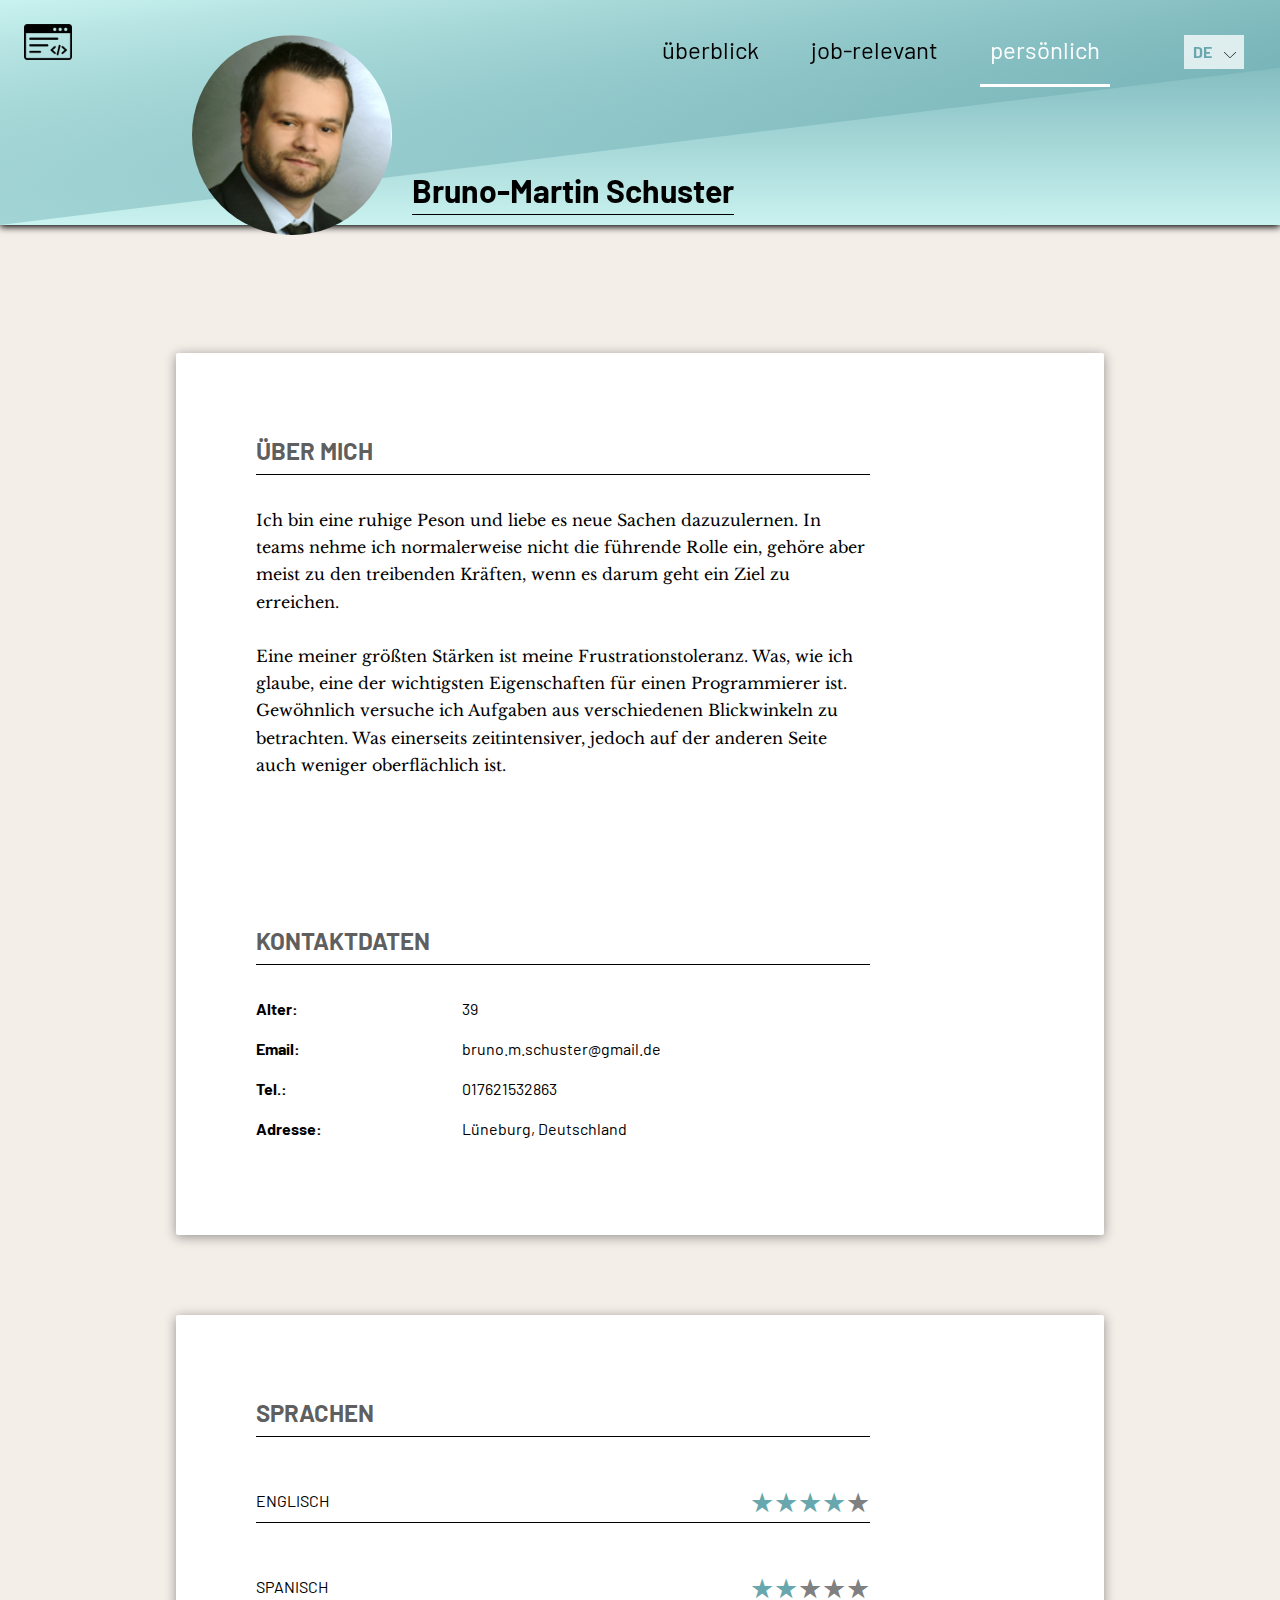
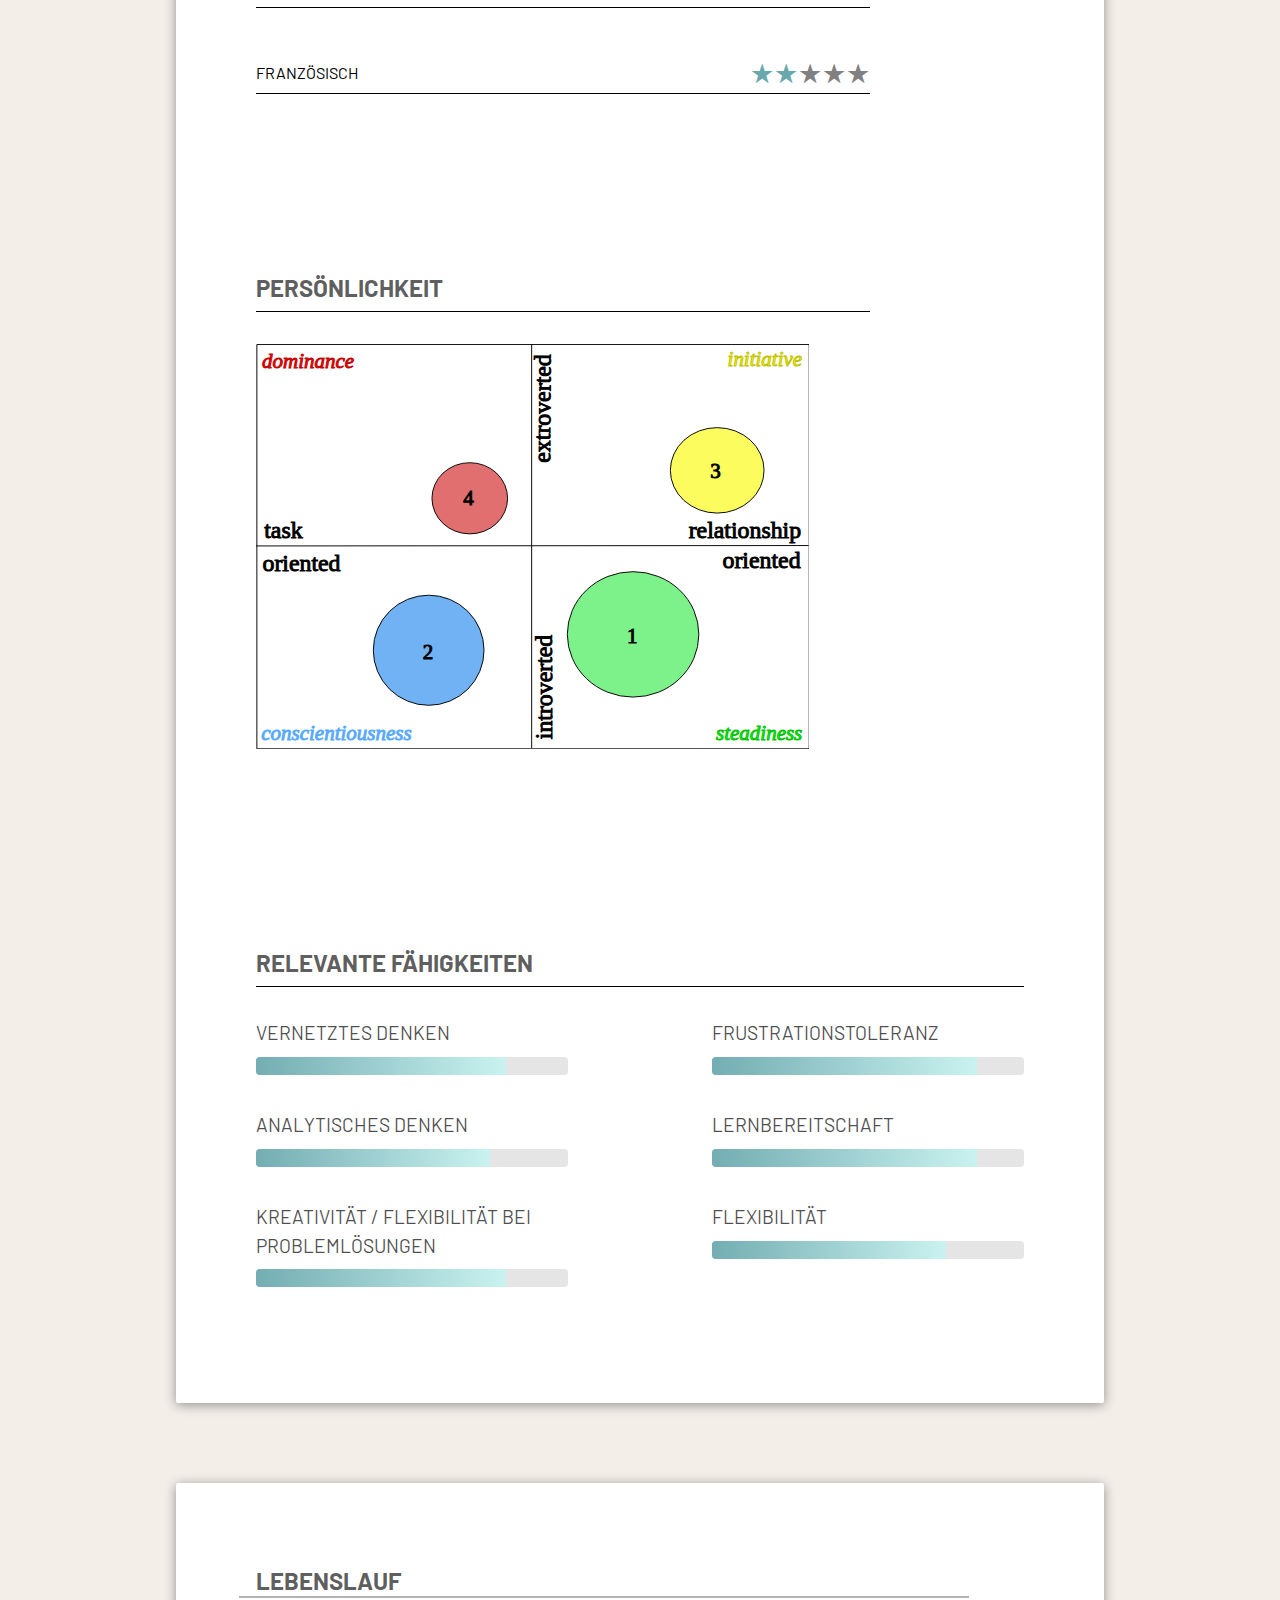
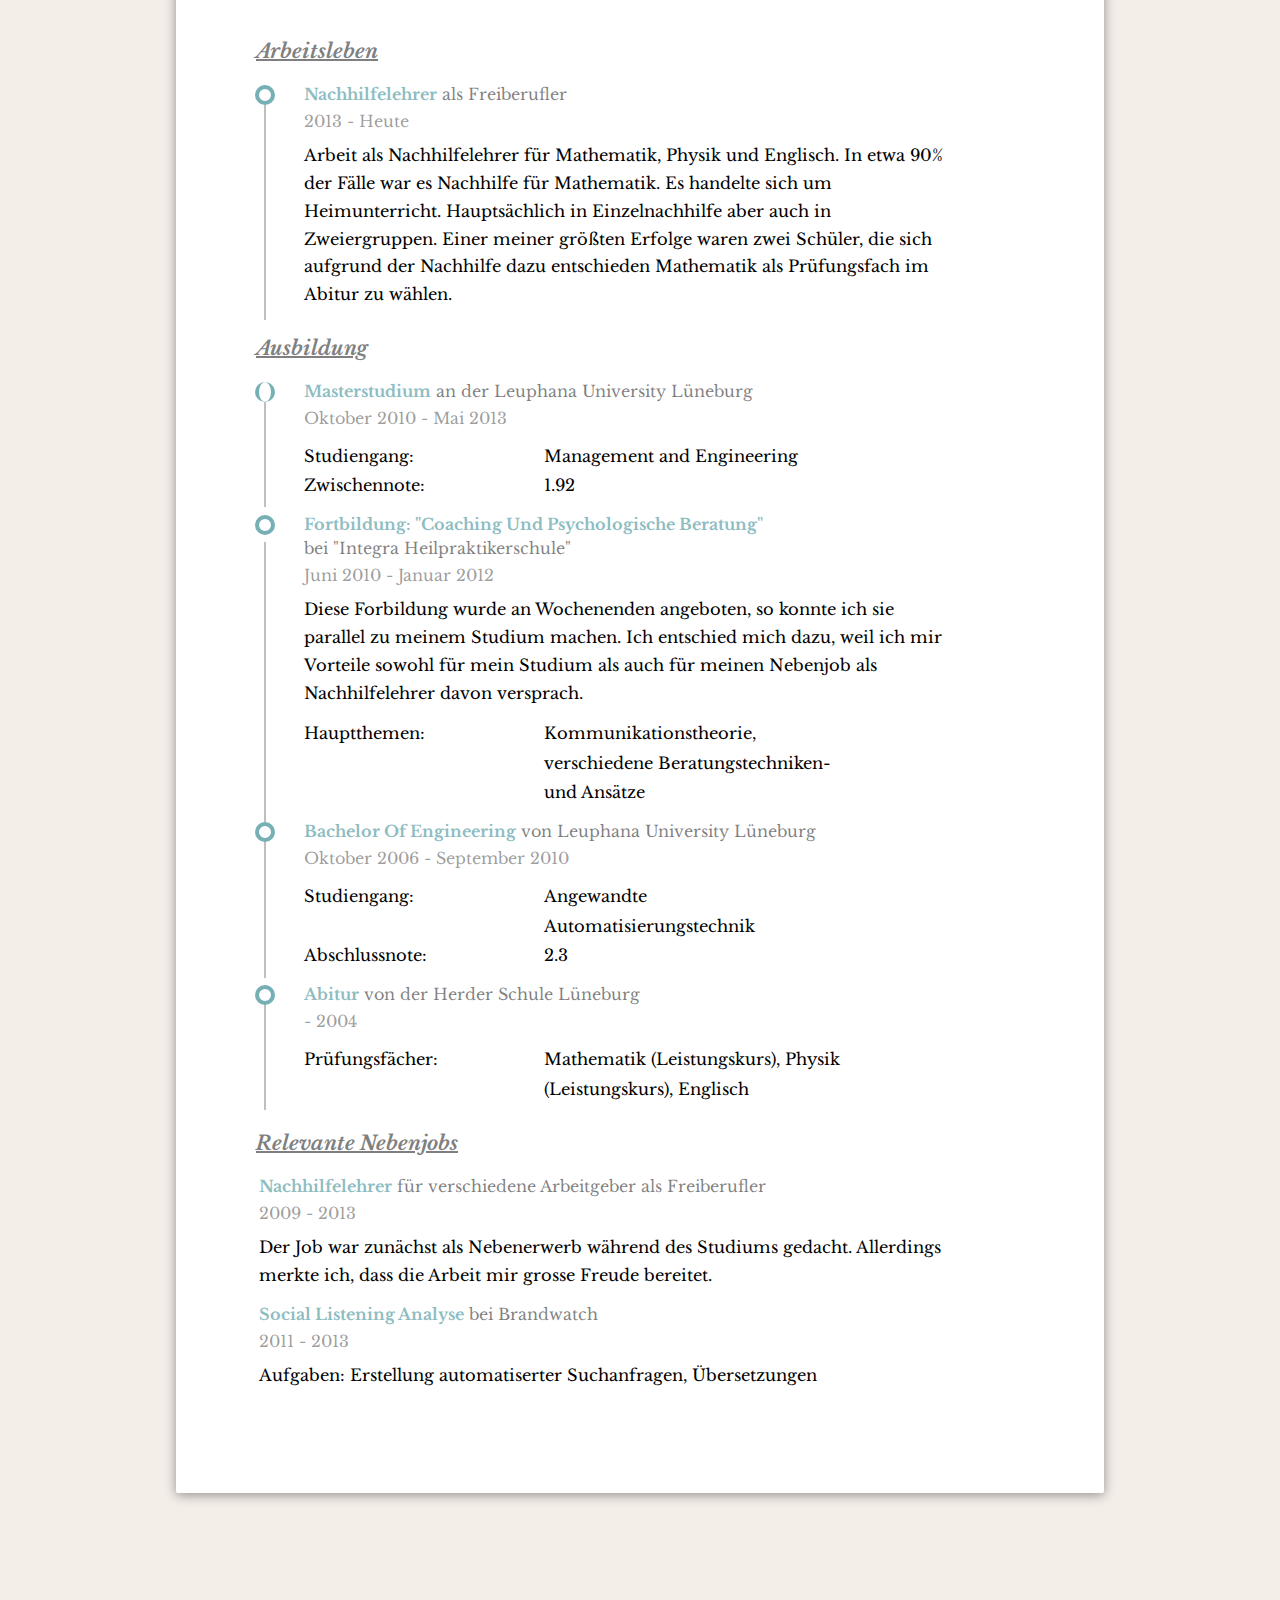
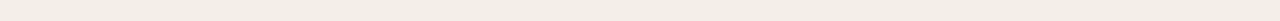
<file: src/pages/personal-de.html>
<!DOCTYPE html>
<html lang="de">
  <head>
    <meta charset="UTF-8" />
    <meta http-equiv="X-UA-Compatible" content="IE=edge" />
    <meta name="viewport" content="width=device-width, initial-scale=1.0" />
    <title>persönlich</title>
    <!-- Google fonts -->
    <link rel="preconnect" href="https://fonts.googleapis.com" />
    <link rel="preconnect" href="https://fonts.gstatic.com" crossorigin />
    <link
      href="https://fonts.googleapis.com/css2?family=Barlow+Semi+Condensed:ital,wght@0,400;0,700;1,400&family=Barlow:wght@400;700&family=Libre+Baskerville:wght@400;700&display=swap"
      rel="stylesheet"
    />
    <link rel="preconnect" href="https://fonts.googleapis.com" />
    <link rel="preconnect" href="https://fonts.gstatic.com" crossorigin />
    <link
      href="https://fonts.googleapis.com/css2?family=Gelasio:ital,wght@0,400;0,500;0,600;0,700;1,400;1,500;1,600;1,700&display=swap"
      rel="stylesheet"
    />
    <link rel="preconnect" href="https://fonts.googleapis.com" />
    <link rel="preconnect" href="https://fonts.gstatic.com" crossorigin />
    <link
      href="https://fonts.googleapis.com/css2?family=Roboto+Slab:wght@400;500;700;900&display=swap"
      rel="stylesheet"
    />
    <link rel="preconnect" href="https://fonts.googleapis.com" />
    <link rel="preconnect" href="https://fonts.gstatic.com" crossorigin />
    <link
      href="https://fonts.googleapis.com/css2?family=Roboto+Condensed:ital,wght@0,400;0,700;1,400&display=swap"
      rel="stylesheet"
    />
    <!-- custom css -->
    <link rel="stylesheet" href="../styles.css" />
    <!-- JS -->
    <!-- <script src="../index.js" defer></script> -->
    <script src="./pages.js" defer></script>
  </head>
  <body class="personal basic">
    <header class="flex sticky">
      <div class="header_photo">
        <img
          src="/src/assets/Bildschirmfoto vom 2022-07-23 14-48-55.png"
          alt="picture of bruno-martin schuster"
        />
        <span>Bruno-Martin Schuster</span>
      </div>
      <div class="header_bg"></div>
      <button
        data-close-icon="false"
        class="mobile-nav-toggle burger-icon"
        aria-controls="primary-navigation"
      >
        <span class="sr-only" aria-expanded="false">Menü</span>
      </button>
      <div class="logo">
        <img src="../assets/coding.png" alt="coding-symbol as logo" />
      </div>
      <nav>
        <ul
          class="primary-navigation underline-indicators"
          data-is-expanded="false"
        >
          <li><a href="../index-de.html">überblick</a></li>
          <li><a href="./technical-de.html">job-relevant</a></li>
          <li class="active"><a href="./personal-de.html">persönlich</a></li>
        </ul>
      </nav>
      <div class="lang-dropdown">
        <div class="dropdown-current">DE</div>
        <div class="dropdown-content">
          <div><a href="./personal.html">EN</a></div>
        </div>
      </div>
    </header>
    <main>
      <section class="resume flex" data-title="resume">
        <article class="about flex col-row col-row-md">
          <div class="about_me person_half">
            <h2>Über mich</h2>
            <p class="ff-serif2 fs-400">
              Ich bin eine ruhige Peson und liebe es neue Sachen dazuzulernen.
              In teams nehme ich normalerweise nicht die führende Rolle ein,
              gehöre aber meist zu den treibenden Kräften, wenn es darum geht
              ein Ziel zu erreichen.
              <br />
              <br />
              Eine meiner größten Stärken ist meine Frustrationstoleranz. Was,
              wie ich glaube, eine der wichtigsten Eigenschaften für einen
              Programmierer ist. Gewöhnlich versuche ich Aufgaben aus
              verschiedenen Blickwinkeln zu betrachten. Was einerseits
              zeitintensiver, jedoch auf der anderen Seite auch weniger
              oberflächlich ist.
            </p>
          </div>
          <div class="contact person_half">
            <h2>Kontaktdaten</h2>
            <div class="grid contact_table">
              <div>Alter:</div>
              <div>39</div>
              <div>Email:</div>
              <div class="overflow-any">bruno.m.schuster@gmail.de</div>
              <div>Tel.:</div>
              <div>017621532863</div>
              <div>Adresse:</div>
              <div>Lüneburg, Deutschland</div>
            </div>
          </div>
        </article>
        <article class="skills">
          <div class="flex col-row col-row-md skills__non-professional">
            <div>
              <h2>Sprachen</h2>
              <ul class="skills-languages">
                <li>
                  <div>Englisch</div>
                  <div class="languages__english_stars"><span>★★★★</span>★</div>
                </li>
                <li>
                  <div>Spanisch</div>
                  <div class="languages__spanish_stars"><span>★★</span>★★★</div>
                </li>
                <li>
                  <div>Französisch</div>
                  <div class="languages__french_stars"><span>★★</span>★★★</div>
                </li>
              </ul>
            </div>
            <div>
              <h2>persönlichkeit</h2>
              <div class="personality-graphic"></div>
            </div>
          </div>
          <div class="skills__transferable">
            <h2>relevante Fähigkeiten</h2>
            <div class="flex skills__list col-row col-row-sm">
              <div class="skills__list_half flex col">
                <span>vernetztes Denken</span>
                <div class="skills__list_item flex">
                  <div
                    class="skills__list_item--fill"
                    style="--skill-fill: 80%"
                  ></div>
                </div>
                <span>analytisches Denken</span>
                <div class="skills__list_item flex">
                  <div
                    class="skills__list_item--fill"
                    style="--skill-fill: 75%"
                  ></div>
                </div>
                <span>Kreativität / Flexibilität bei Problemlösungen</span>
                <div class="skills__list_item flex">
                  <div
                    class="skills__list_item--fill"
                    style="--skill-fill: 80%"
                  ></div>
                </div>
              </div>
              <div class="skills__list_half flex col">
                <span>Frustrationstoleranz</span>
                <div class="skills__list_item flex">
                  <div
                    class="skills__list_item--fill"
                    style="--skill-fill: 85%"
                  ></div>
                </div>
                <span>Lernbereitschaft</span>
                <div class="skills__list_item flex">
                  <div
                    class="skills__list_item--fill"
                    style="--skill-fill: 85%"
                  ></div>
                </div>
                <span>Flexibilität</span>
                <div class="skills__list_item flex">
                  <div
                    class="skills__list_item--fill"
                    style="--skill-fill: 75%"
                  ></div>
                </div>
              </div>
            </div>
          </div>
        </article>

        <article class="cv flex">
          <h2>Lebenslauf</h2>
          <div class="curriculum ff-serif2 overflow-word workplan__content">
            <div>
              <h3>Arbeitsleben</h3>
              <div class="worklife">
                <div class="timeline success">
                  <h5>Nachhilfelehrer</h5>
                  <span>als Freiberufler</span>
                  <div><span class="date-range">2013 - Heute</span></div>
                  <p>
                    Arbeit als Nachhilfelehrer für Mathematik, Physik und
                    Englisch. In etwa 90% der Fälle war es Nachhilfe für
                    Mathematik. Es handelte sich um Heimunterricht.
                    Hauptsächlich in Einzelnachhilfe aber auch in Zweiergruppen.
                    Einer meiner größten Erfolge waren zwei Schüler, die sich
                    aufgrund der Nachhilfe dazu entschieden Mathematik als
                    Prüfungsfach im Abitur zu wählen.
                  </p>
                </div>
              </div>
            </div>
            <h3>Ausbildung</h3>
            <div class="education">
              <div>
                <div class="timeline">
                  <h5>Masterstudium</h5>
                  <span>an der Leuphana University Lüneburg</span>
                  <div>
                    <span class="date-range">Oktober 2010 - Mai 2013</span>
                  </div>
                  <div class="master">
                    <div class="grid curriculum__specification">
                      <div>Studiengang:</div>
                      <div>Management and Engineering</div>
                      <div>Zwischennote:</div>
                      <div>1.92</div>
                    </div>
                  </div>
                </div>
                <div class="timeline success">
                  <h5>Fortbildung: "Coaching und psychologische Beratung"</h5>
                  <span>bei "Integra Heilpraktikerschule"</span>
                  <div>
                    <span class="date-range">Juni 2010 - Januar 2012</span>
                  </div>
                  <p>
                    Diese Forbildung wurde an Wochenenden angeboten, so konnte
                    ich sie parallel zu meinem Studium machen. Ich entschied
                    mich dazu, weil ich mir Vorteile sowohl für mein Studium als
                    auch für meinen Nebenjob als Nachhilfelehrer davon
                    versprach.
                  </p>
                  <div class="grid curriculum__specification">
                    <div>Hauptthemen:</div>
                    <div>
                      Kommunikationstheorie, verschiedene Beratungstechniken-
                      und Ansätze
                    </div>
                  </div>
                </div>
                <div class="timeline success">
                  <h5>Bachelor of engineering</h5>
                  <span>von Leuphana University Lüneburg</span>
                  <div>
                    <span class="date-range"
                      >Oktober 2006 - September 2010</span
                    >
                  </div>
                  <div class="grid curriculum__specification">
                    <div>Studiengang:</div>
                    <div>Angewandte Automatisierungstechnik</div>
                    <div>Abschlussnote:</div>
                    <div>2.3</div>
                  </div>
                </div>
                <div class="timeline success">
                  <h5>Abitur</h5>
                  <span>von der Herder Schule Lüneburg</span>
                  <div><span class="date-range"> - 2004</span></div>
                  <div class="grid curriculum__specification">
                    <div>Prüfungsfächer:</div>
                    <div>
                      Mathematik (Leistungskurs), Physik (Leistungskurs),
                      Englisch
                    </div>
                  </div>
                </div>
              </div>
            </div>
            <h3>relevante Nebenjobs</h3>
            <div class="worklife side-jobs">
              <div>
                <div>
                  <h5>Nachhilfelehrer</h5>
                  <span>für verschiedene Arbeitgeber als Freiberufler</span>
                  <div><span class="date-range">2009 - 2013</span></div>
                  <p>
                    Der Job war zunächst als Nebenerwerb während des Studiums
                    gedacht. Allerdings merkte ich, dass die Arbeit mir grosse
                    Freude bereitet.
                  </p>
                </div>
                <div>
                  <h5>Social Listening Analyse</h5>
                  <span>bei Brandwatch</span>
                  <div><span class="date-range">2011 - 2013</span></div>
                  <p>
                    Aufgaben: Erstellung automatiserter Suchanfragen,
                    Übersetzungen
                  </p>
                </div>
              </div>
            </div>
          </div>
        </article>
      </section>
    </main>
  </body>
</html>
</file>
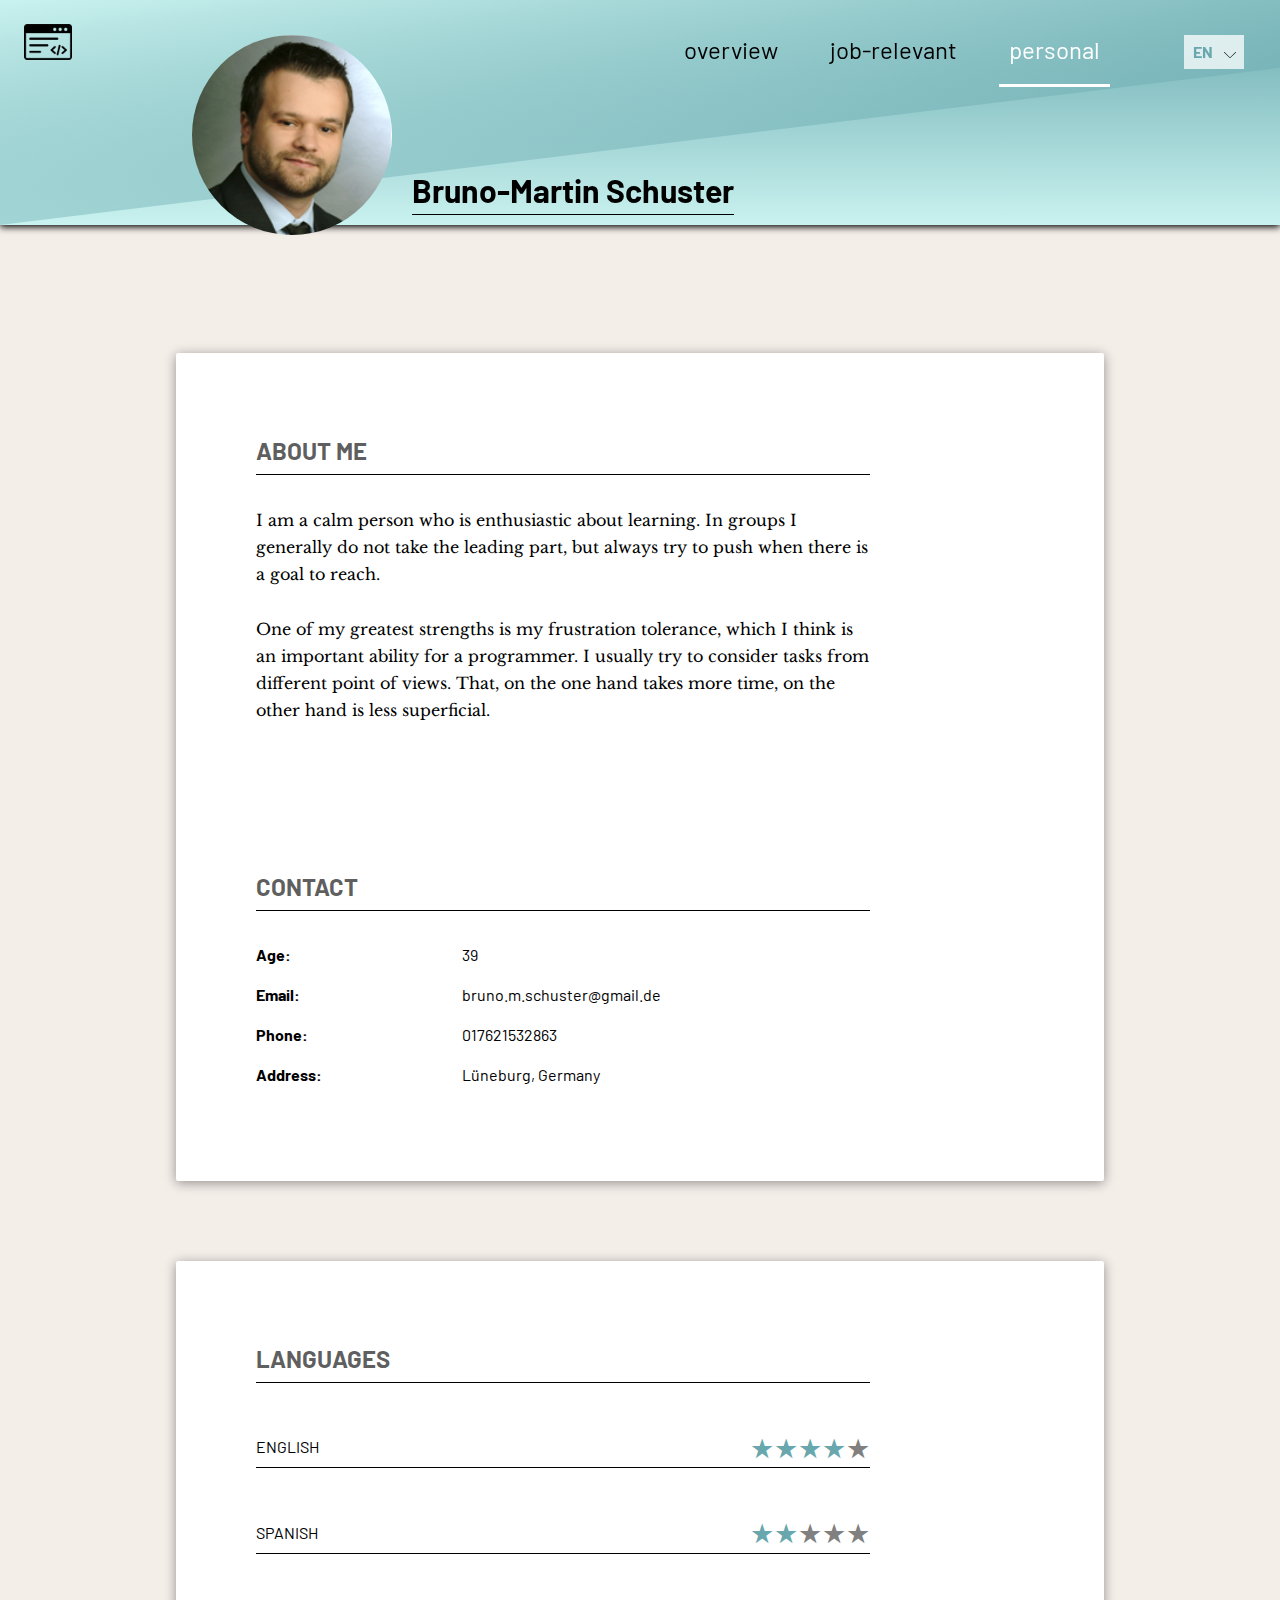
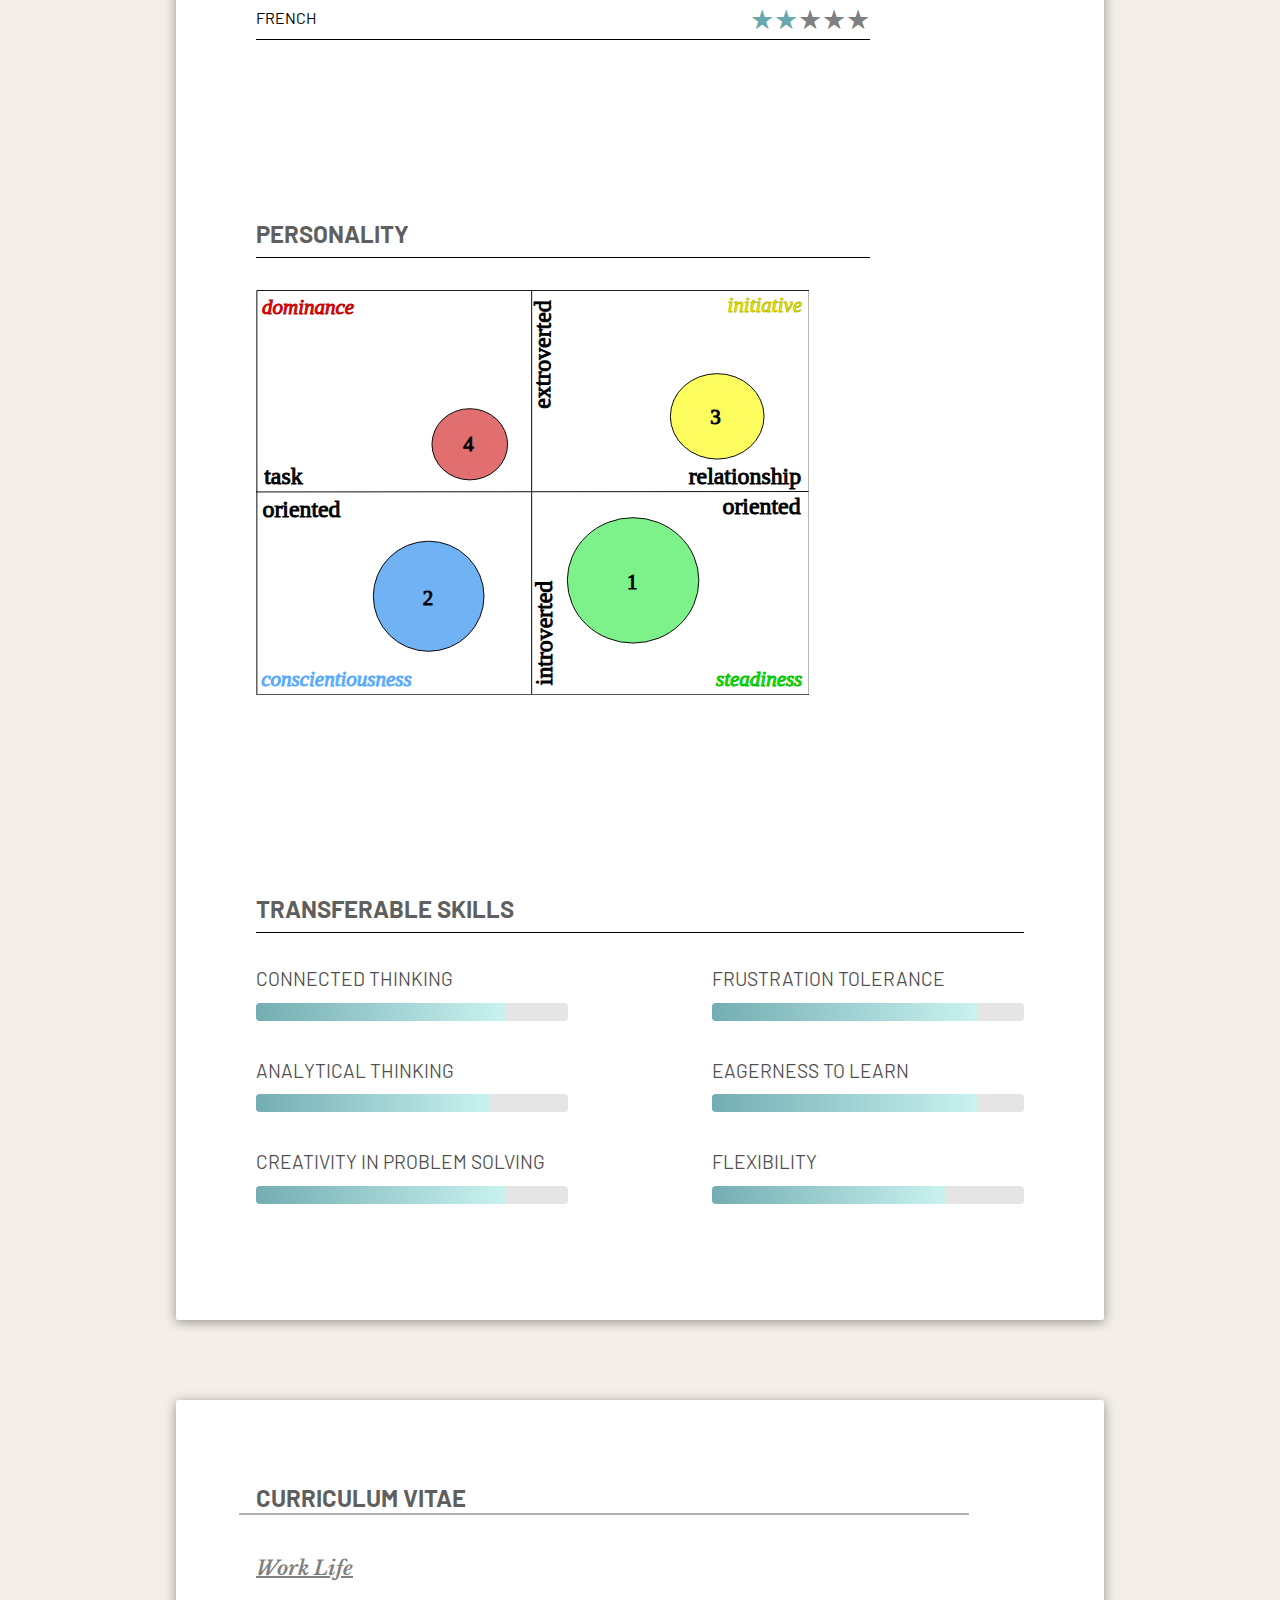
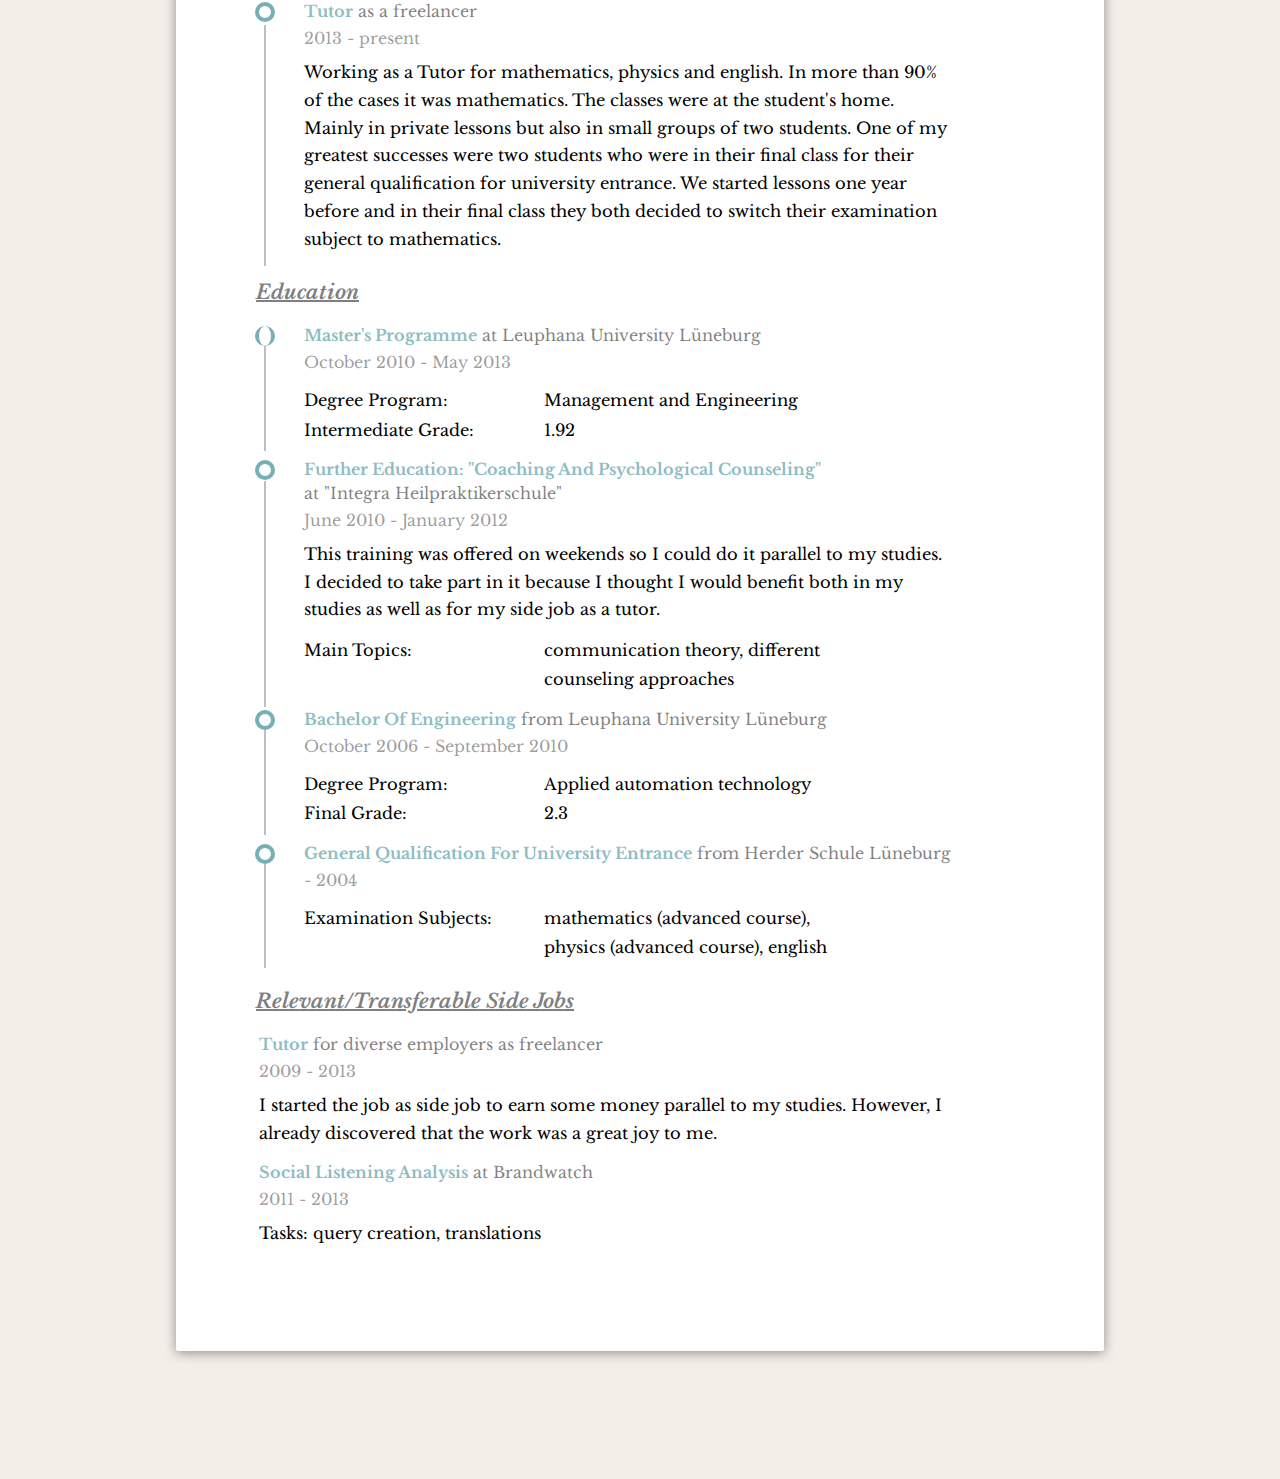
<file: src/pages/personal.html>
<!DOCTYPE html>
<html lang="en">
  <head>
    <meta charset="UTF-8" />
    <meta http-equiv="X-UA-Compatible" content="IE=edge" />
    <meta name="viewport" content="width=device-width, initial-scale=1.0" />
    <title>personal</title>
    <!-- Google fonts -->
    <link rel="preconnect" href="https://fonts.googleapis.com" />
    <link rel="preconnect" href="https://fonts.gstatic.com" crossorigin />
    <link
      href="https://fonts.googleapis.com/css2?family=Barlow+Semi+Condensed:ital,wght@0,400;0,700;1,400&family=Barlow:wght@400;700&family=Libre+Baskerville:wght@400;700&display=swap"
      rel="stylesheet"
    />
    <link rel="preconnect" href="https://fonts.googleapis.com" />
    <link rel="preconnect" href="https://fonts.gstatic.com" crossorigin />
    <link
      href="https://fonts.googleapis.com/css2?family=Gelasio:ital,wght@0,400;0,500;0,600;0,700;1,400;1,500;1,600;1,700&display=swap"
      rel="stylesheet"
    />
    <link rel="preconnect" href="https://fonts.googleapis.com" />
    <link rel="preconnect" href="https://fonts.gstatic.com" crossorigin />
    <link
      href="https://fonts.googleapis.com/css2?family=Roboto+Slab:wght@400;500;700;900&display=swap"
      rel="stylesheet"
    />
    <link rel="preconnect" href="https://fonts.googleapis.com" />
    <link rel="preconnect" href="https://fonts.gstatic.com" crossorigin />
    <link
      href="https://fonts.googleapis.com/css2?family=Roboto+Condensed:ital,wght@0,400;0,700;1,400&display=swap"
      rel="stylesheet"
    />
    <!-- custom css -->
    <link rel="stylesheet" href="../styles.css" />
    <!-- JS -->
    <!-- <script src="../index.js" defer></script> -->
    <script src="./pages.js" defer></script>
  </head>
  <body class="personal basic">
    <header class="flex sticky">
      <div class="header_photo">
        <img
          src="/src/assets/Bildschirmfoto vom 2022-07-23 14-48-55.png"
          alt="picture of bruno-martin schuster"
        />
        <span>Bruno-Martin Schuster</span>
      </div>
      <div class="header_bg"></div>
      <button
        data-close-icon="false"
        class="mobile-nav-toggle burger-icon"
        aria-controls="primary-navigation"
      >
        <span class="sr-only" aria-expanded="false">Menu</span>
      </button>
      <div class="logo">
        <img src="../assets/coding.png" alt="coding-symbol as logo" />
      </div>
      <nav>
        <ul
          class="primary-navigation underline-indicators"
          data-is-expanded="false"
        >
          <li><a href="../index.html">overview</a></li>
          <li><a href="./technical.html">job-relevant</a></li>
          <li class="active"><a href="./personal.html">personal</a></li>
        </ul>
      </nav>
      <div class="lang-dropdown">
        <div class="dropdown-current">EN</div>
        <div class="dropdown-content">
          <div><a href="./personal-de.html"> DE</a></div>
        </div>
      </div>
    </header>
    <main>
      <section class="resume flex" data-title="resume">
        <article class="about flex col-row col-row-md">
          <div class="about_me person_half">
            <h2>About me</h2>
            <p class="ff-serif2 fs-400">
              I am a calm person who is enthusiastic about learning. In groups I
              generally do not take the leading part, but always try to push
              when there is a goal to reach.
              <br />
              <br />
              One of my greatest strengths is my frustration tolerance, which I
              think is an important ability for a programmer. I usually try to
              consider tasks from different point of views. That, on the one
              hand takes more time, on the other hand is less superficial.
            </p>
          </div>
          <div class="contact person_half">
            <h2>Contact</h2>
            <div class="grid contact_table">
              <div>Age:</div>
              <div>39</div>
              <div>Email:</div>
              <div class="overflow-any">bruno.m.schuster@gmail.de</div>
              <div>Phone:</div>
              <div>017621532863</div>
              <div>Address:</div>
              <div>Lüneburg, Germany</div>
            </div>
          </div>
        </article>
        <article class="skills">
          <div class="flex col-row col-row-md skills__non-professional">
            <div>
              <h2>languages</h2>
              <ul class="skills-languages">
                <li>
                  <div>english</div>
                  <div class="languages__english_stars"><span>★★★★</span>★</div>
                </li>
                <li>
                  <div>spanish</div>
                  <div class="languages__spanish_stars"><span>★★</span>★★★</div>
                </li>
                <li>
                  <div>french</div>
                  <div class="languages__french_stars"><span>★★</span>★★★</div>
                </li>
              </ul>
            </div>
            <div>
              <h2>personality</h2>
              <div class="personality-graphic"></div>
            </div>
          </div>
          <div class="skills__transferable">
            <h2>transferable skills</h2>
            <div class="flex skills__list col-row col-row-sm">
              <div class="skills__list_half flex col">
                <span>connected thinking</span>
                <div class="skills__list_item flex">
                  <div
                    class="skills__list_item--fill"
                    style="--skill-fill: 80%"
                  ></div>
                </div>
                <span>analytical thinking</span>
                <div class="skills__list_item flex">
                  <div
                    class="skills__list_item--fill"
                    style="--skill-fill: 75%"
                  ></div>
                </div>
                <span>creativity in problem solving</span>
                <div class="skills__list_item flex">
                  <div
                    class="skills__list_item--fill"
                    style="--skill-fill: 80%"
                  ></div>
                </div>
              </div>
              <div class="skills__list_half flex col">
                <span>frustration tolerance</span>
                <div class="skills__list_item flex">
                  <div
                    class="skills__list_item--fill"
                    style="--skill-fill: 85%"
                  ></div>
                </div>
                <span>eagerness to learn</span>
                <div class="skills__list_item flex">
                  <div
                    class="skills__list_item--fill"
                    style="--skill-fill: 85%"
                  ></div>
                </div>
                <span>flexibility</span>
                <div class="skills__list_item flex">
                  <div
                    class="skills__list_item--fill"
                    style="--skill-fill: 75%"
                  ></div>
                </div>
              </div>
            </div>
          </div>
        </article>

        <article class="cv flex">
          <h2>curriculum vitae</h2>
          <div class="curriculum ff-serif2 overflow-word workplan__content">
            <div>
              <h3>work life</h3>
              <div class="worklife">
                <div class="timeline success">
                  <h5>tutor</h5>
                  <span>as a freelancer</span>
                  <div><span class="date-range">2013 - present</span></div>
                  <p>
                    Working as a Tutor for mathematics, physics and english. In
                    more than 90% of the cases it was mathematics. The classes
                    were at the student's home. Mainly in private lessons but
                    also in small groups of two students. One of my greatest
                    successes were two students who were in their final class
                    for their general qualification for university entrance. We
                    started lessons one year before and in their final class
                    they both decided to switch their examination subject to
                    mathematics.
                  </p>
                </div>
              </div>
            </div>
            <h3>education</h3>
            <div class="education">
              <div>
                <div class="timeline">
                  <h5>master's programme</h5>
                  <span>at Leuphana University Lüneburg</span>
                  <div>
                    <span class="date-range">October 2010 - May 2013</span>
                  </div>
                  <div class="master">
                    <div class="grid curriculum__specification">
                      <div>degree program:</div>
                      <div>Management and Engineering</div>
                      <div>intermediate grade:</div>
                      <div>1.92</div>
                    </div>
                  </div>
                </div>
                <div class="timeline success">
                  <h5>
                    Further Education: "Coaching and psychological counseling"
                  </h5>
                  <span>at "Integra Heilpraktikerschule"</span>
                  <div>
                    <span class="date-range">June 2010 - January 2012</span>
                  </div>
                  <p>
                    This training was offered on weekends so I could do it
                    parallel to my studies. I decided to take part in it because
                    I thought I would benefit both in my studies as well as for
                    my side job as a tutor.
                  </p>
                  <div class="grid curriculum__specification">
                    <div>Main topics:</div>
                    <div>
                      communication theory, different counseling approaches
                    </div>
                  </div>
                </div>
                <div class="timeline success">
                  <h5>Bachelor of engineering</h5>
                  <span>from Leuphana University Lüneburg</span>
                  <div>
                    <span class="date-range"
                      >October 2006 - September 2010</span
                    >
                  </div>
                  <div class="grid curriculum__specification">
                    <div>degree program:</div>
                    <div>Applied automation technology</div>
                    <div>final grade:</div>
                    <div>2.3</div>
                  </div>
                </div>
                <div class="timeline success">
                  <h5>general qualification for university entrance</h5>
                  <span>from Herder Schule Lüneburg</span>
                  <div><span class="date-range"> - 2004</span></div>
                  <div class="grid curriculum__specification">
                    <div>Examination subjects:</div>
                    <div>
                      mathematics (advanced course), physics (advanced course),
                      english
                    </div>
                  </div>
                </div>
              </div>
            </div>
            <h3>relevant/transferable side jobs</h3>
            <div class="worklife side-jobs">
              <div>
                <div>
                  <h5>tutor</h5>
                  <span>for diverse employers as freelancer</span>
                  <div><span class="date-range">2009 - 2013</span></div>
                  <p>
                    I started the job as side job to earn some money parallel to
                    my studies. However, I already discovered that the work was
                    a great joy to me.
                  </p>
                </div>
                <div>
                  <h5>Social listening analysis</h5>
                  <span>at Brandwatch</span>
                  <div><span class="date-range">2011 - 2013</span></div>
                  <p>Tasks: query creation, translations</p>
                </div>
              </div>
            </div>
          </div>
        </article>
      </section>
    </main>
  </body>
</html>
</file>
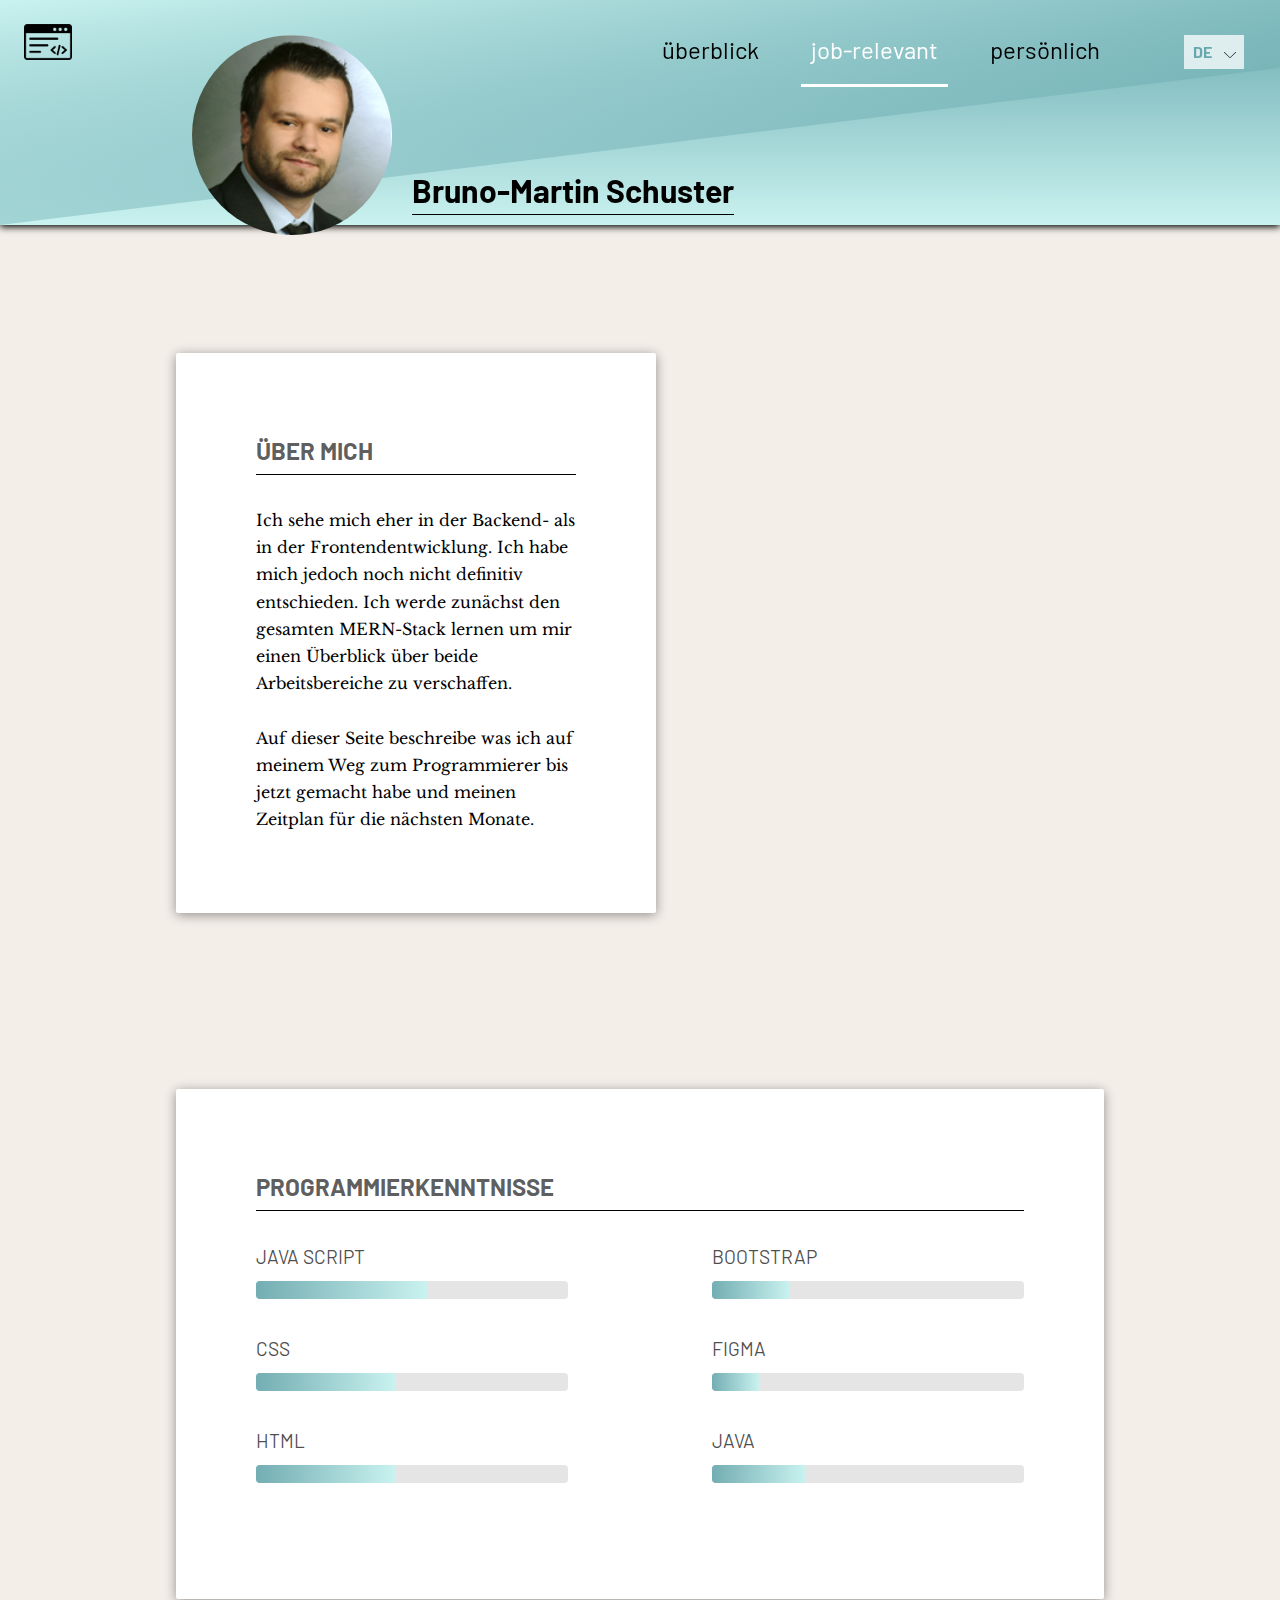
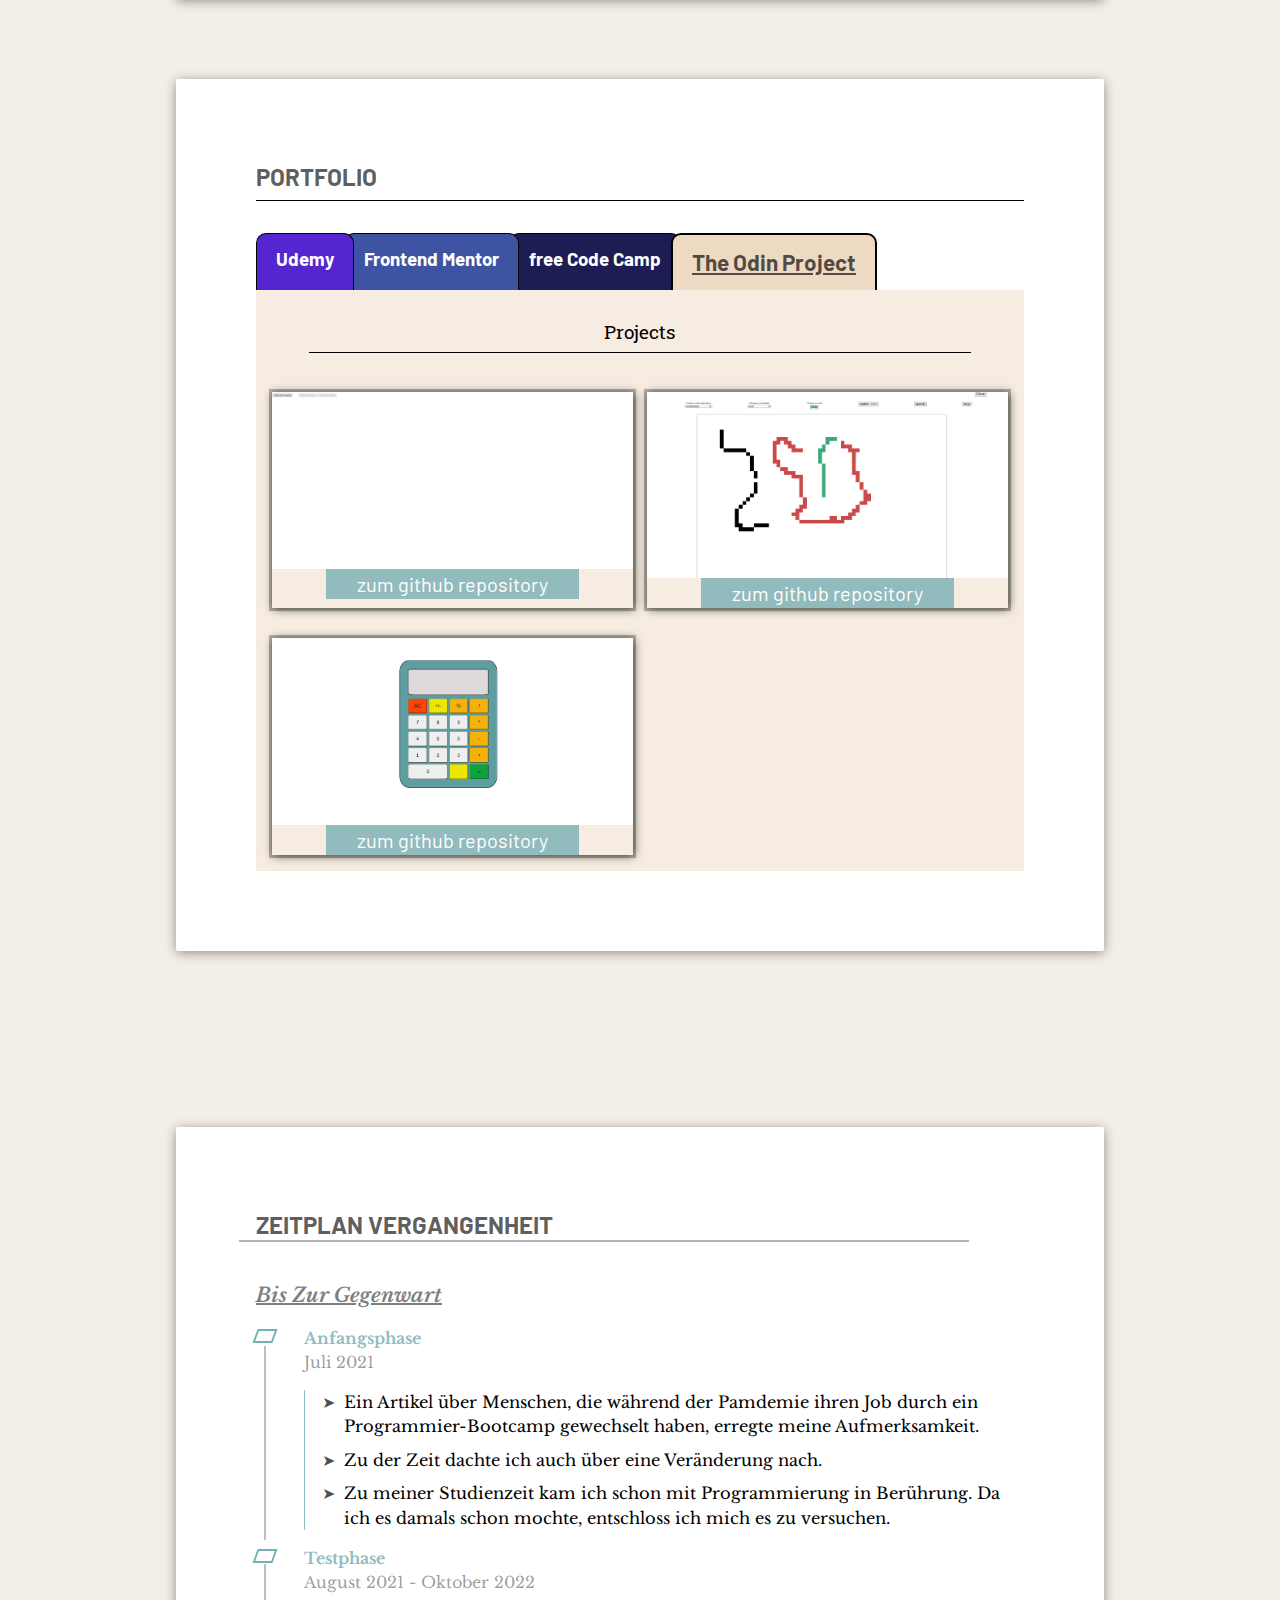
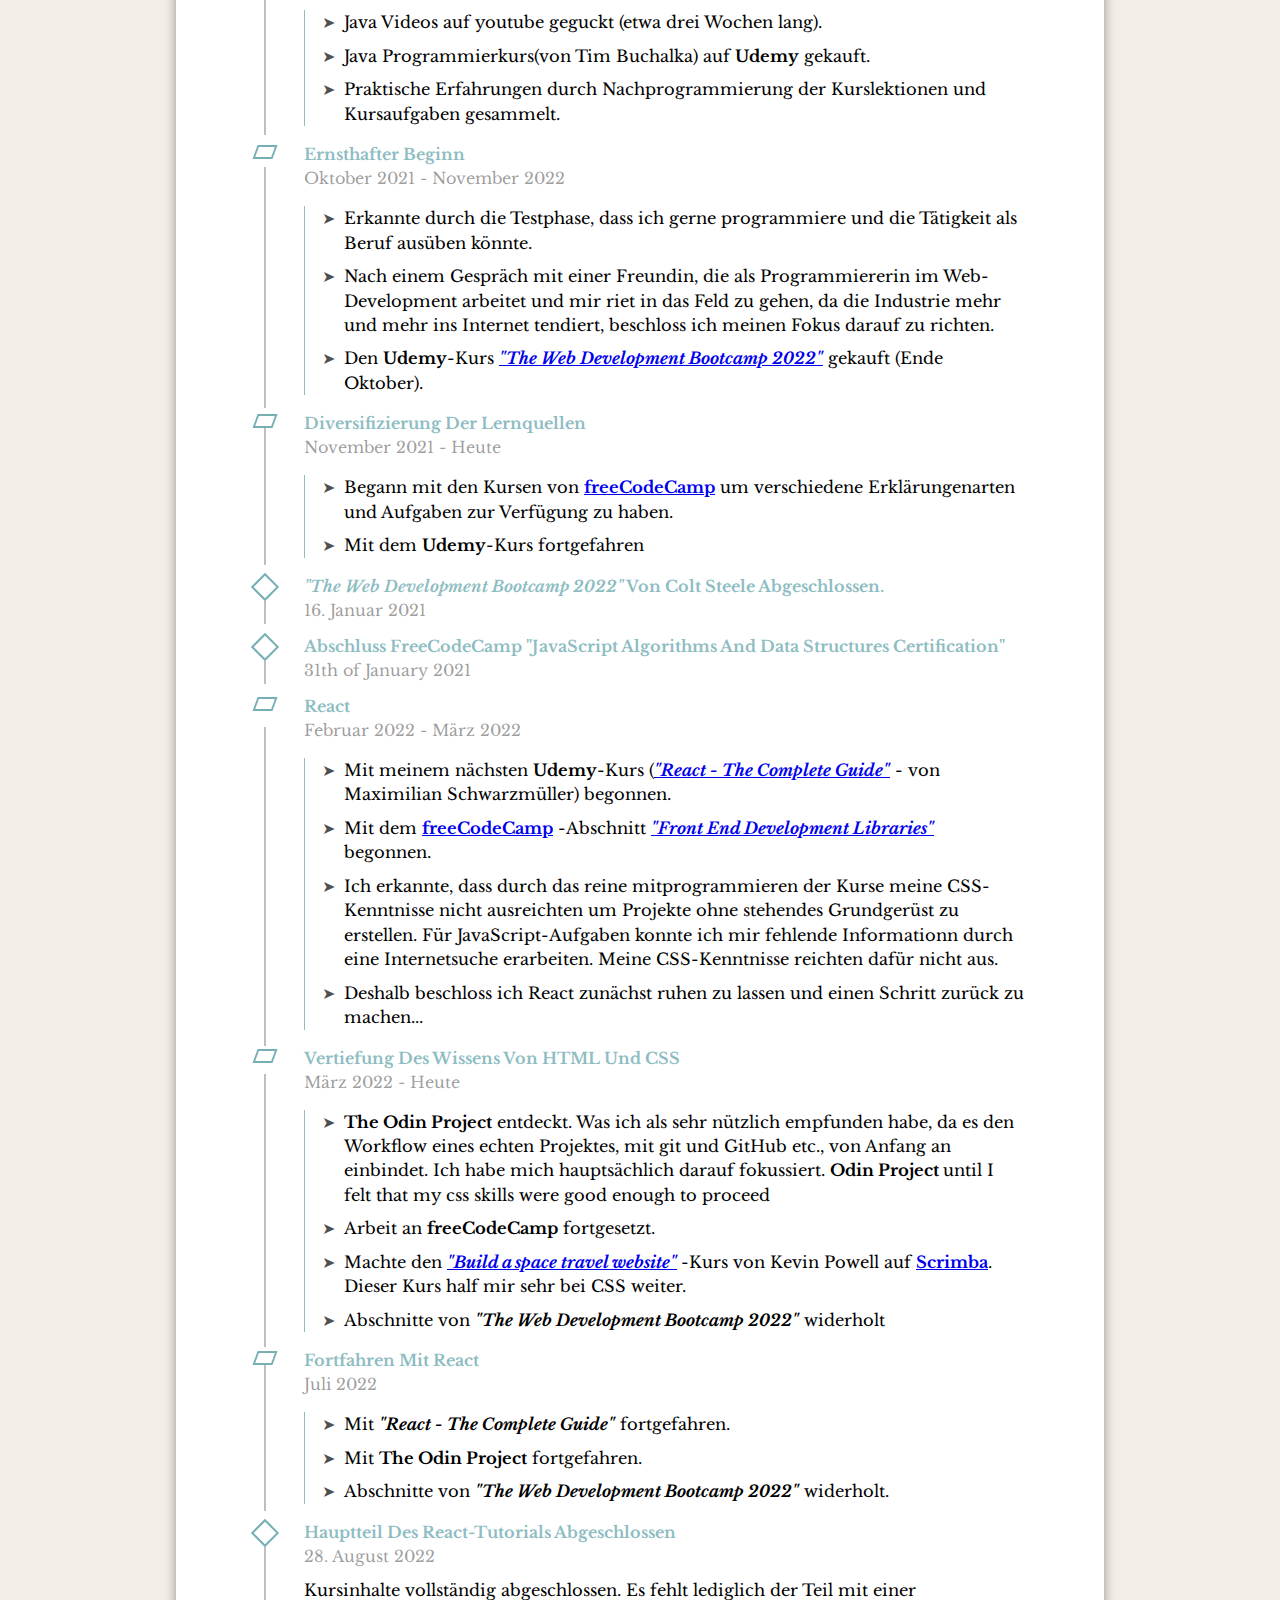
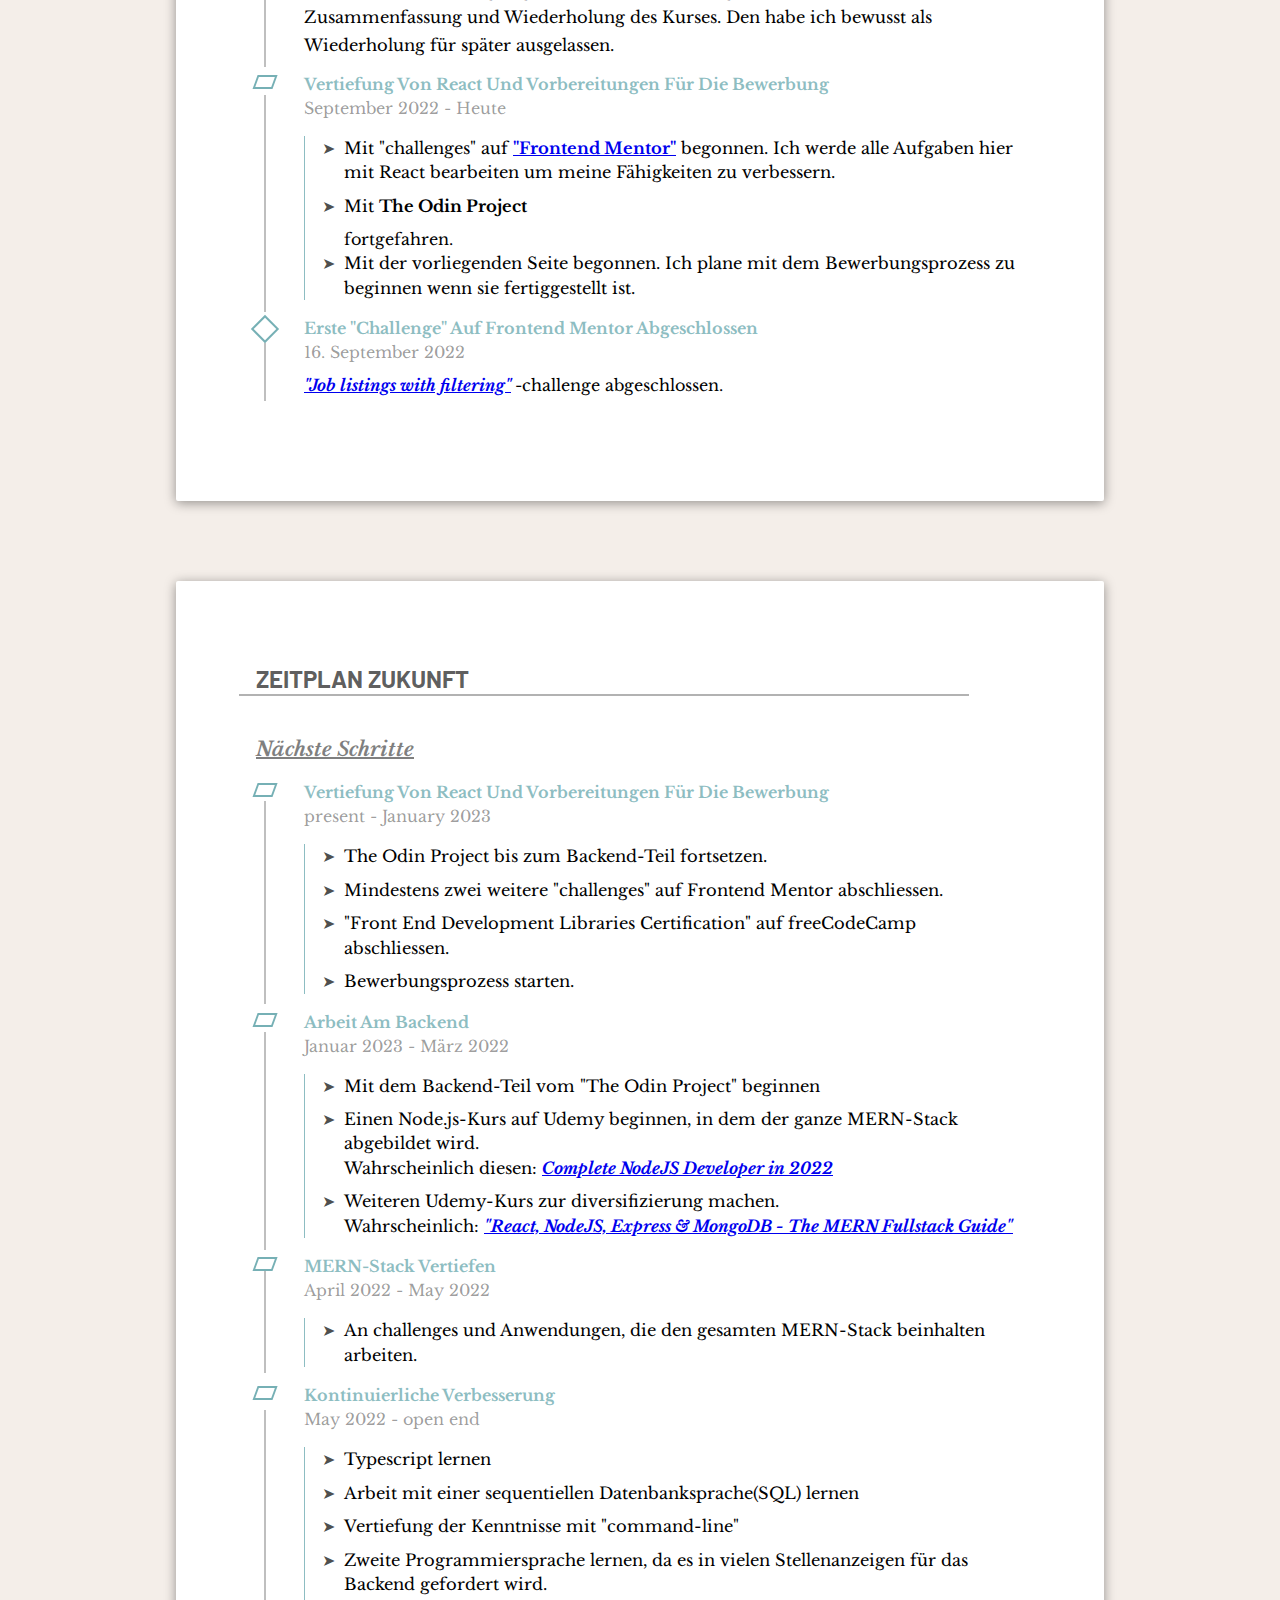
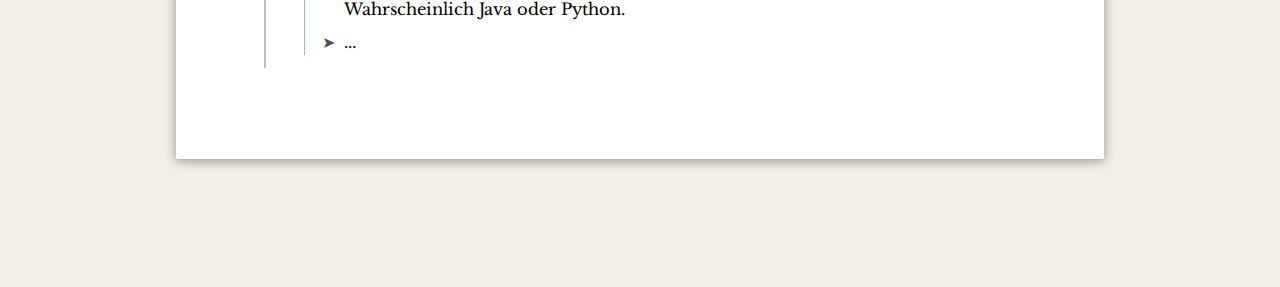
<file: src/pages/technical-de.html>
<!DOCTYPE html>
<html lang="de">
  <head>
    <meta charset="UTF-8" />
    <meta http-equiv="X-UA-Compatible" content="IE=edge" />
    <meta name="viewport" content="width=device-width, initial-scale=1.0" />
    <title>job-relevant</title>
    <!-- Google fonts -->
    <link rel="preconnect" href="https://fonts.googleapis.com" />
    <link rel="preconnect" href="https://fonts.gstatic.com" crossorigin />
    <link
      href="https://fonts.googleapis.com/css2?family=Barlow+Semi+Condensed:ital,wght@0,400;0,700;1,400&family=Barlow:wght@400;700&family=Libre+Baskerville:wght@400;700&display=swap"
      rel="stylesheet"
    />
    <link rel="preconnect" href="https://fonts.googleapis.com" />
    <link rel="preconnect" href="https://fonts.gstatic.com" crossorigin />
    <link
      href="https://fonts.googleapis.com/css2?family=Gelasio:ital,wght@0,400;0,500;0,600;0,700;1,400;1,500;1,600;1,700&display=swap"
      rel="stylesheet"
    />
    <link rel="preconnect" href="https://fonts.googleapis.com" />
    <link rel="preconnect" href="https://fonts.gstatic.com" crossorigin />
    <link
      href="https://fonts.googleapis.com/css2?family=Roboto+Slab:wght@400;500;700;900&display=swap"
      rel="stylesheet"
    />
    <link rel="preconnect" href="https://fonts.googleapis.com" />
    <link rel="preconnect" href="https://fonts.gstatic.com" crossorigin />
    <link
      href="https://fonts.googleapis.com/css2?family=Roboto+Condensed:ital,wght@0,400;0,700;1,400&display=swap"
      rel="stylesheet"
    />
    <!-- custom css -->
    <link rel="stylesheet" href="../styles.css" />
    <!-- JS -->
    <!-- <script src="../index.js"></script> -->
    <script src="./pages.js" defer></script>
  </head>
  <body class="technical basic">
    <header class="flex sticky">
      <div class="header_photo">
        <img
          src="/src/assets/Bildschirmfoto vom 2022-07-23 14-48-55.png"
          alt="picture of bruno-martin schuster"
        />
        <span>Bruno-Martin Schuster</span>
      </div>
      <div class="header_bg"></div>
      <button
        data-close-icon="false"
        class="mobile-nav-toggle burger-icon"
        aria-controls="primary-navigation"
      >
        <span class="sr-only" aria-expanded="false">Menü</span>
      </button>
      <div class="logo">
        <img src="../assets/coding.png" alt="coding-symbol as logo" />
      </div>
      <nav>
        <ul
          class="primary-navigation underline-indicators"
          data-is-expanded="false"
        >
          <li><a href="../index-de.html">überblick</a></li>
          <li class="active"><a href="./technical-de.html">job-relevant</a></li>
          <li><a href="./personal-de.html">persönlich</a></li>
        </ul>
      </nav>
      <div class="lang-dropdown">
        <div class="dropdown-current">DE</div>
        <div class="dropdown-content">
          <div><a href="./personal.html">EN</a></div>
        </div>
      </div>
    </header>
    <main class="technical__resume">
      <section class="technical__about flex">
        <article>
          <h2>Über mich</h2>
          <p class="ff-serif2 fs-400">
            Ich sehe mich eher in der Backend- als in der Frontendentwicklung.
            Ich habe mich jedoch noch nicht definitiv entschieden. Ich werde
            zunächst den gesamten MERN-Stack lernen um mir einen Überblick über
            beide Arbeitsbereiche zu verschaffen.
            <br />
            <br />
            Auf dieser Seite beschreibe was ich auf meinem Weg zum Programmierer
            bis jetzt gemacht habe und meinen Zeitplan für die nächsten Monate.
          </p>
        </article>
      </section>
      <section class="technical__skills flex">
        <article class="skills__coding">
          <h2>Programmierkenntnisse</h2>
          <div class="flex skills__list flex col-row col-row-sm">
            <div class="skills__list_half flex col">
              <span>Java Script</span>
              <div class="skills__list_item flex">
                <div
                  class="skills__list_item--fill"
                  style="--skill-fill: 55%"
                ></div>
              </div>
              <span>css</span>
              <div class="skills__list_item flex">
                <div
                  class="skills__list_item--fill"
                  style="--skill-fill: 45%"
                ></div>
              </div>
              <span>html</span>
              <div class="skills__list_item flex">
                <div
                  class="skills__list_item--fill"
                  style="--skill-fill: 45%"
                ></div>
              </div>
            </div>
            <div class="skills__list_half flex col">
              <span>bootstrap</span>
              <div class="skills__list_item flex">
                <div
                  class="skills__list_item--fill"
                  style="--skill-fill: 25%"
                ></div>
              </div>
              <span>figma</span>
              <div class="skills__list_item flex">
                <div
                  class="skills__list_item--fill"
                  style="--skill-fill: 15%"
                ></div>
              </div>
              <span>java</span>
              <div class="skills__list_item flex">
                <div
                  class="skills__list_item--fill"
                  style="--skill-fill: 30%"
                ></div>
              </div>
            </div>
          </div>
        </article>
        <!-- sḱills--portfolio ------------------------------------------------------------------ -->
        <article class="technical__skills__portfolio">
          <h2>Portfolio</h2>
          <!-- portfolio--nav -------------------------------------------------------- -->
          <div
            class="flex portfolio-nav col-row col-row-sm"
            role="tablist"
            aria-label="portfolio list"
          >
            <div
              aria-selected="true"
              data-position="0"
              role="tab"
              aria-controls="odin-tab"
              tabindex="0"
              class="odin-ctrl"
            >
              <h3>The Odin Project</h3>
            </div>
            <div
              aria-selected="false"
              data-position="1"
              role="tab"
              aria-controls="fcc-tab"
              tabindex="-1"
              class="fcc-ctrl"
            >
              <h3>free Code Camp</h3>
            </div>
            <div
              aria-selected="false"
              data-position="2"
              role="tab"
              aria-controls="fementor-tab"
              tabindex="-1"
              class="fementor-ctrl"
            >
              <h3>Frontend Mentor</h3>
            </div>
            <div
              aria-selected="false"
              data-position="3"
              role="tab"
              aria-controls="udemy-tab"
              tabindex="-1"
              class="udemy-ctrl"
            >
              <h3>Udemy</h3>
            </div>
          </div>
          <!-- portfolio-tabpanel ------------------------------------------- -->
          <div class="portfolio__categories">
            <!-- tabpanel--Odin ----------------------------------------------------------------- -->
            <div
              data-position="1"
              role="tabpanel"
              id="odin-tab"
              aria-labelledby="odin-tab"
              tabindex="0"
            >
              <h4>Projects</h4>
              <div class="gallery flex col-row col-row-sm">
                <div class="gallery__element">
                  <a
                    href="https://bru1415.github.io/odin-rock-paper-scissor/"
                    class="portfolio_a-tag"
                    ><figure class="pos-relative">
                      <img
                        src="/src/assets/odin-rock-paper-scissor.png"
                        alt="screenshot of rock paper scissor project"
                      />
                      <figcaption>
                        <p>JavaScript / HTML</p>
                        <h5>odin-rock-paper-scissor</h5>
                      </figcaption>
                    </figure></a
                  >
                  <div class="git-repo-link fs-500">
                    <a href="https://github.com/Bru1415/odin-rock-paper-scissor"
                      >zum github repository</a
                    >
                  </div>
                </div>
                <div class="gallery__element">
                  <a
                    href="https://bru1415.github.io/odin-etch-a-sketch/"
                    class="portfolio_a-tag portfolio__odin_odin-etch-a-sketch"
                    ><figure class="pos-relative">
                      <img
                        src="/src/assets/odin-etch-a-sketch.png"
                        alt="screenshot of etch a sketch project"
                      />
                      <figcaption>
                        <p>JavaScript / HTML / CSS</p>
                        <h5>odin-etch-a-sketch</h5>
                      </figcaption>
                    </figure></a
                  >
                  <div class="git-repo-link fs-500">
                    <a
                      class=""
                      href="https://github.com/Bru1415/odin-etch-a-sketch"
                      >zum github repository</a
                    >
                  </div>
                </div>
                <div class="gallery__element">
                  <a
                    href="https://bru1415.github.io/odin-calculator/"
                    class="portfolio_a-tag"
                    ><figure class="pos-relative">
                      <img
                        src="/src/assets/odin-calculator.png"
                        alt="screenshot of calculator project"
                      />
                      <figcaption>
                        <p>JavaScript / HTML / CSS</p>
                        <h5>odin-calculator</h5>
                      </figcaption>
                    </figure></a
                  >
                  <div class="git-repo-link fs-500">
                    <a href="https://github.com/Bru1415/odin-calculator"
                      >zum github repository</a
                    >
                  </div>
                </div>
              </div>
            </div>
            <!-- tabpanel--freeCodeCamp ----------------------------------------------------------------- -->
            <div
              data-position="2"
              role="tabpanel"
              id="fcc-tab"
              aria-labelledby="fcc-tab"
              tabindex="0"
              hidden
            >
              <h4>freeCodeCamp Profile</h4>
              <div class="gallery flex just-center">
                <div class="gallery__element">
                  <a
                    href="https://www.freecodecamp.org/fcccace9ee3-252f-4b27-be62-61411c33d02b"
                    class="portfolio_a-tag"
                    ><img
                      src="/src/assets/FCC_profile.png"
                      alt="picture of free code camp profile page"
                  /></a>
                </div>
              </div>

              <br />
              <hr />
              <h4>Certificates</h4>
              <div class="gallery flex col-row col-row-md">
                <div class="gallery__element">
                  <a
                    href="https://www.freecodecamp.org/certification/fcccace9ee3-252f-4b27-be62-61411c33d02b/javascript-algorithms-and-data-structures"
                    class="portfolio_a-tag"
                    ><img
                      src="/src/assets/FCC_JSAlgorCert.png"
                      alt="picture of Algorithms and Data Structures Certification"
                  /></a>
                </div>
              </div>

              <br />
              <hr />
              <h4>Projects</h4>
              <div class="gallery flex col-row col-row-md">
                <div class="gallery__element">
                  <a
                    href="https://codepen.io/BrCoWeb/pen/ExbvEqm?editors=1111"
                    class="portfolio_a-tag"
                    ><figure class="pos-relative">
                      <img
                        src="/src/assets/fcc-random-quote-machine.png"
                        alt="screenshot of random quote machine project"
                      />
                      <figcaption>
                        <p>React / JavaScript / CSS / HTML</p>
                        <h5>fcc-random-quote-machine</h5>
                      </figcaption>
                    </figure></a
                  >
                </div>
              </div>
            </div>
            <!-- tabpanel--Frontend Mentor ------------------------------------------------------------- -->
            <div
              data-position="3"
              role="tabpanel"
              id="fementor-tab"
              aria-labelledby="fementor-tab"
              tabindex="0"
              hidden
            >
              <h4>Projects</h4>
              <div class="gallery flex col-row col-row-md">
                <div class="gallery__element">
                  <a
                    href="https://bru1415.github.io/fementor-job-listings/"
                    class="portfolio_a-tag"
                    ><figure class="pos-relative">
                      <img
                        src="/src/assets/fementor-job-listings.png"
                        alt="screenshot of job listings project"
                      />
                      <figcaption>
                        <p>React / JavaScript / CSS / HTML</p>
                        <h5>fementor-job-listings</h5>
                      </figcaption>
                    </figure>
                  </a>
                  <div class="git-repo-link fs-500">
                    <a href="https://github.com/Bru1415/fementor-job-listings"
                      >zum github repository</a
                    >
                  </div>
                </div>
              </div>
            </div>
            <!-- tabpanel--Udemy ----------------------------------------------------------------- -->

            <div
              data-position="4"
              role="tabpanel"
              id="udemy-tab"
              aria-labelledby="udemy-tab"
              tabindex="0"
              hidden
            >
              <h4>Certificates</h4>
              <div class="gallery flex">
                <div class="gallery__element col-row col-row-md">
                  <object
                    data="/src/assets/UC-5e672d27-8a9f-40ba-9baa-8ff1384c9f01.pdf"
                    type="application/pdf"
                    height="300px"
                  >
                    <a
                      href="/src/assets/UC-5e672d27-8a9f-40ba-9baa-8ff1384c9f01.pdf"
                      ><img
                        src="/src/assets/ColtSteele_WebDevBootCert.png"
                        alt="picture of course certification"
                    /></a>
                  </object>
                </div>
              </div>
            </div>
          </div>
        </article>
      </section>
      <!-- workplan ----------------------------------------------------------------------- -->
      <section class="technical__workplan flex">
        <article class="workplan__past flex">
          <h2>Zeitplan Vergangenheit</h2>
          <div class="ff-serif2 workplan__content">
            <h3>Bis zur Gegenwart</h3>
            <div class="workplan__past__to-present">
              <div>
                <div class="timeline process">
                  <h5>Anfangsphase</h5>
                  <div><span class="date-range"> Juli 2021</span></div>
                  <ul>
                    <li>
                      Ein Artikel über Menschen, die während der Pamdemie ihren
                      Job durch ein Programmier-Bootcamp gewechselt haben,
                      erregte meine Aufmerksamkeit.
                    </li>
                    <li>
                      Zu der Zeit dachte ich auch über eine Veränderung nach.
                    </li>
                    <li>
                      Zu meiner Studienzeit kam ich schon mit Programmierung in
                      Berührung. Da ich es damals schon mochte, entschloss ich
                      mich es zu versuchen.
                    </li>
                  </ul>
                </div>
                <div class="timeline process">
                  <h5>Testphase</h5>
                  <div>
                    <span class="date-range">August 2021 - Oktober 2022</span>
                  </div>
                  <ul>
                    <li>
                      Java Videos auf youtube geguckt (etwa drei Wochen lang).
                    </li>
                    <li>
                      Java Programmierkurs(von Tim Buchalka) auf
                      <strong>Udemy</strong> gekauft.
                    </li>
                    <li>
                      Praktische Erfahrungen durch Nachprogrammierung der
                      Kurslektionen und Kursaufgaben gesammelt.
                    </li>
                  </ul>
                </div>
                <div class="timeline process">
                  <h5>Ernsthafter Beginn</h5>
                  <div>
                    <span class="date-range">Oktober 2021 - November 2022</span>
                  </div>
                  <ul>
                    <li>
                      Erkannte durch die Testphase, dass ich gerne programmiere
                      und die Tätigkeit als Beruf ausüben könnte.
                    </li>
                    <li>
                      Nach einem Gespräch mit einer Freundin, die als
                      Programmiererin im Web-Development arbeitet und mir riet
                      in das Feld zu gehen, da die Industrie mehr und mehr ins
                      Internet tendiert, beschloss ich meinen Fokus darauf zu
                      richten.
                    </li>
                    <li>
                      Den <strong>Udemy</strong>-Kurs
                      <strong
                        ><em
                          ><a
                            href="https://www.udemy.com/course/the-web-developer-bootcamp/"
                            >"The Web Development Bootcamp 2022"</a
                          ></em
                        ></strong
                      >
                      gekauft (Ende Oktober).
                    </li>
                  </ul>
                </div>
                <div class="timeline process">
                  <h5>Diversifizierung der Lernquellen</h5>
                  <div>
                    <span class="date-range">November 2021 - Heute</span>
                  </div>
                  <ul>
                    <li>
                      Begann mit den Kursen von
                      <strong
                        ><a
                          href="https://www.freecodecamp.org/fcccace9ee3-252f-4b27-be62-61411c33d02b"
                          >freeCodeCamp</a
                        ></strong
                      >
                      um verschiedene Erklärungenarten und Aufgaben zur
                      Verfügung zu haben.
                    </li>
                    <li>Mit dem <strong>Udemy</strong>-Kurs fortgefahren</li>
                  </ul>
                </div>
                <div class="timeline success">
                  <h5>
                    <em>"The Web Development Bootcamp 2022"</em> von Colt Steele
                    abgeschlossen.
                  </h5>
                  <div>
                    <span class="date-range">16. Januar 2021</span>
                  </div>
                </div>
                <div class="timeline success">
                  <h5>
                    Abschluss freeCodeCamp "JavaScript Algorithms and Data Structures
                    Certification"
                  </h5>
                  <div>
                    <span class="date-range">31th of January 2021</span>
                  </div>
                </div>
                <div class="timeline process">
                  <h5>React</h5>
                  <div>
                    <span class="date-range">Februar 2022 - März 2022</span>
                  </div>
                  <ul>
                    <li>
                      Mit meinem nächsten <strong>Udemy</strong>-Kurs (<strong
                        ><em
                          ><a
                            href="https://www.udemy.com/course/react-the-complete-guide-incl-redux/"
                            >"React - The Complete Guide"</a
                          ></em
                        ></strong
                      >
                      - von Maximilian Schwarzmüller) begonnen.
                    </li>
                    <li>
                      Mit dem
                      <strong
                        ><a
                          href="https://www.freecodecamp.org/fcccace9ee3-252f-4b27-be62-61411c33d02b"
                          >freeCodeCamp</a
                        ></strong
                      >
                      -Abschnitt
                      <strong
                        ><em
                          ><a
                            href="https://www.freecodecamp.org/learn/front-end-development-libraries/"
                            >"Front End Development Libraries"</a
                          ></em
                        ></strong
                      >

                      begonnen.
                    </li>
                    <li>
                      Ich erkannte, dass durch das reine mitprogrammieren der
                      Kurse meine CSS-Kenntnisse nicht ausreichten um Projekte
                      ohne stehendes Grundgerüst zu erstellen. Für
                      JavaScript-Aufgaben konnte ich mir fehlende Informationn
                      durch eine Internetsuche erarbeiten. Meine CSS-Kenntnisse
                      reichten dafür nicht aus.
                    </li>
                    <li>
                      Deshalb beschloss ich React zunächst ruhen zu lassen und
                      einen Schritt zurück zu machen...
                    </li>
                  </ul>
                </div>
                <div class="timeline process">
                  <h5>Vertiefung des Wissens von HTML und CSS</h5>
                  <div>
                    <span class="date-range">März 2022 - Heute</span>
                  </div>
                  <ul>
                    <li>
                      <strong>The Odin Project</strong> entdeckt. Was ich als
                      sehr nützlich empfunden habe, da es den Workflow eines
                      echten Projektes, mit git und GitHub etc., von Anfang an
                      einbindet. Ich habe mich hauptsächlich darauf fokussiert.
                      <strong> Odin Project </strong> until I felt that my css
                      skills were good enough to proceed
                    </li>
                    <li>
                      Arbeit an <strong>freeCodeCamp</strong> fortgesetzt.
                    </li>
                    <li>
                      Machte den
                      <strong
                        ><em>
                          <a href="https://scrimba.com/learn/spacetravel"
                            >"Build a space travel website"</a
                          >
                        </em>
                      </strong>
                      -Kurs von Kevin Powell auf
                      <strong><a href="https://scrimba.com/">Scrimba</a></strong
                      >. Dieser Kurs half mir sehr bei CSS weiter.
                    </li>
                    <li>
                      Abschnitte von
                      <strong
                        ><em>"The Web Development Bootcamp 2022"</em></strong
                      >
                      widerholt
                    </li>
                  </ul>
                </div>
                <div class="timeline process">
                  <h5>Fortfahren mit React</h5>
                  <div><span class="date-range">Juli 2022</span></div>
                  <ul>
                    <li>
                      Mit
                      <strong><em>"React - The Complete Guide"</em></strong>
                      fortgefahren.
                    </li>
                    <li>
                      Mit
                      <strong>The Odin Project</strong> fortgefahren.
                    </li>
                    <li>
                      Abschnitte von
                      <strong
                        ><em>"The Web Development Bootcamp 2022"</em></strong
                      >
                      widerholt.
                    </li>
                  </ul>
                  <p></p>
                </div>
                <div class="timeline success">
                  <h5>Hauptteil des React-Tutorials abgeschlossen</h5>
                  <div><span class="date-range">28. August 2022</span></div>
                  <p>
                    Kursinhalte vollständig abgeschlossen. Es fehlt lediglich
                    der Teil mit einer Zusammenfassung und Wiederholung des
                    Kurses. Den habe ich bewusst als Wiederholung für später
                    ausgelassen.
                  </p>
                </div>
                <div class="timeline process">
                  <h5>
                    Vertiefung von React und Vorbereitungen für die Bewerbung
                  </h5>
                  <div>
                    <span class="date-range">September 2022 - Heute</span>
                  </div>
                  <ul>
                    <li>
                      Mit "challenges" auf
                      <strong
                        ><a href="https://www.frontendmentor.io/"
                          >"Frontend Mentor"</a
                        ></strong
                      >
                      begonnen. Ich werde alle Aufgaben hier mit React
                      bearbeiten um meine Fähigkeiten zu verbessern.
                    </li>
                    <li>
                      Mit
                      <strong>The Odin Project</strong>
                    </li>
                    fortgefahren.
                    <li>
                      Mit der vorliegenden Seite begonnen. Ich plane mit dem
                      Bewerbungsprozess zu beginnen wenn sie fertiggestellt ist.
                    </li>
                  </ul>
                </div>
                <div class="timeline success">
                  <h5>Erste "challenge" auf Frontend Mentor abgeschlossen</h5>
                  <div>
                    <span class="date-range">16. September 2022</span>
                  </div>
                  <div class="success-detail">
                    <strong>
                      <em>
                        <a
                          href="https://www.frontendmentor.io/challenges/job-listings-with-filtering-ivstIPCt"
                          >"Job listings with filtering"</a
                        >
                      </em>
                    </strong>
                    -challenge abgeschlossen.
                  </div>
                </div>
              </div>
            </div>
          </div>
        </article>
        <article class="workplan__future flex">
          <h2>Zeitplan Zukunft</h2>
          <div class="workplan__content ff-serif2">
            <h3>Nächste Schritte</h3>
            <div class="workplan__future__from-present">
              <div>
                <div class="timeline process">
                  <h5>
                    Vertiefung von React und Vorbereitungen für die Bewerbung
                  </h5>
                  <div>
                    <span class="date-range">present - January 2023</span>
                  </div>
                  <ul>
                    <li>The Odin Project bis zum Backend-Teil fortsetzen.</li>
                    <li>
                      Mindestens zwei weitere "challenges" auf Frontend Mentor
                      abschliessen.
                    </li>
                    <li>
                      "Front End Development Libraries Certification" auf
                      freeCodeCamp abschliessen.
                    </li>
                    <li>Bewerbungsprozess starten.</li>
                  </ul>
                </div>
                <div class="timeline process">
                  <h5>Arbeit am Backend</h5>
                  <div>
                    <span class="date-range">Januar 2023 - März 2022</span>
                  </div>
                  <ul>
                    <li>
                      Mit dem Backend-Teil vom "The Odin Project" beginnen
                    </li>
                    <li>
                      Einen Node.js-Kurs auf Udemy beginnen, in dem der ganze
                      MERN-Stack abgebildet wird.
                      <br />
                      Wahrscheinlich diesen:
                      <strong
                        ><em
                          ><a
                            href="https://www.udemy.com/course/complete-nodejs-developer-zero-to-mastery/"
                            >Complete NodeJS Developer in 2022</a
                          ></em
                        ></strong
                      >
                    </li>
                    <li>
                      Weiteren Udemy-Kurs zur diversifizierung machen.
                      <br />
                      Wahrscheinlich:
                      <strong
                        ><em
                          ><a
                            href="https://www.udemy.com/course/react-nodejs-express-mongodb-the-mern-fullstack-guide/"
                            >"React, NodeJS, Express & MongoDB - The MERN
                            Fullstack Guide"</a
                          ></em
                        ></strong
                      >
                    </li>
                  </ul>
                </div>
                <div class="timeline process">
                  <h5>MERN-Stack vertiefen</h5>
                  <div>
                    <span class="date-range">April 2022 - May 2022</span>
                  </div>
                  <ul>
                    <li>
                      An challenges und Anwendungen, die den gesamten MERN-Stack
                      beinhalten arbeiten.
                    </li>
                  </ul>
                </div>
                <div class="timeline process">
                  <h5>Kontinuierliche Verbesserung</h5>
                  <div><span class="date-range">May 2022 - open end</span></div>
                  <ul>
                    <li>Typescript lernen</li>
                    <li>
                      Arbeit mit einer sequentiellen Datenbanksprache(SQL)
                      lernen
                    </li>
                    <li>Vertiefung der Kenntnisse mit "command-line"</li>
                    <li>
                      Zweite Programmiersprache lernen, da es in vielen
                      Stellenanzeigen für das Backend gefordert wird.
                      <br>
                      Wahrscheinlich Java oder Python.
                    </li>
                    <li>...</li>
                  </ul>
                </div>
              </div>
            </div>
          </div>
        </article>
      </section>
    </main>
  </body>
</html>
</file>
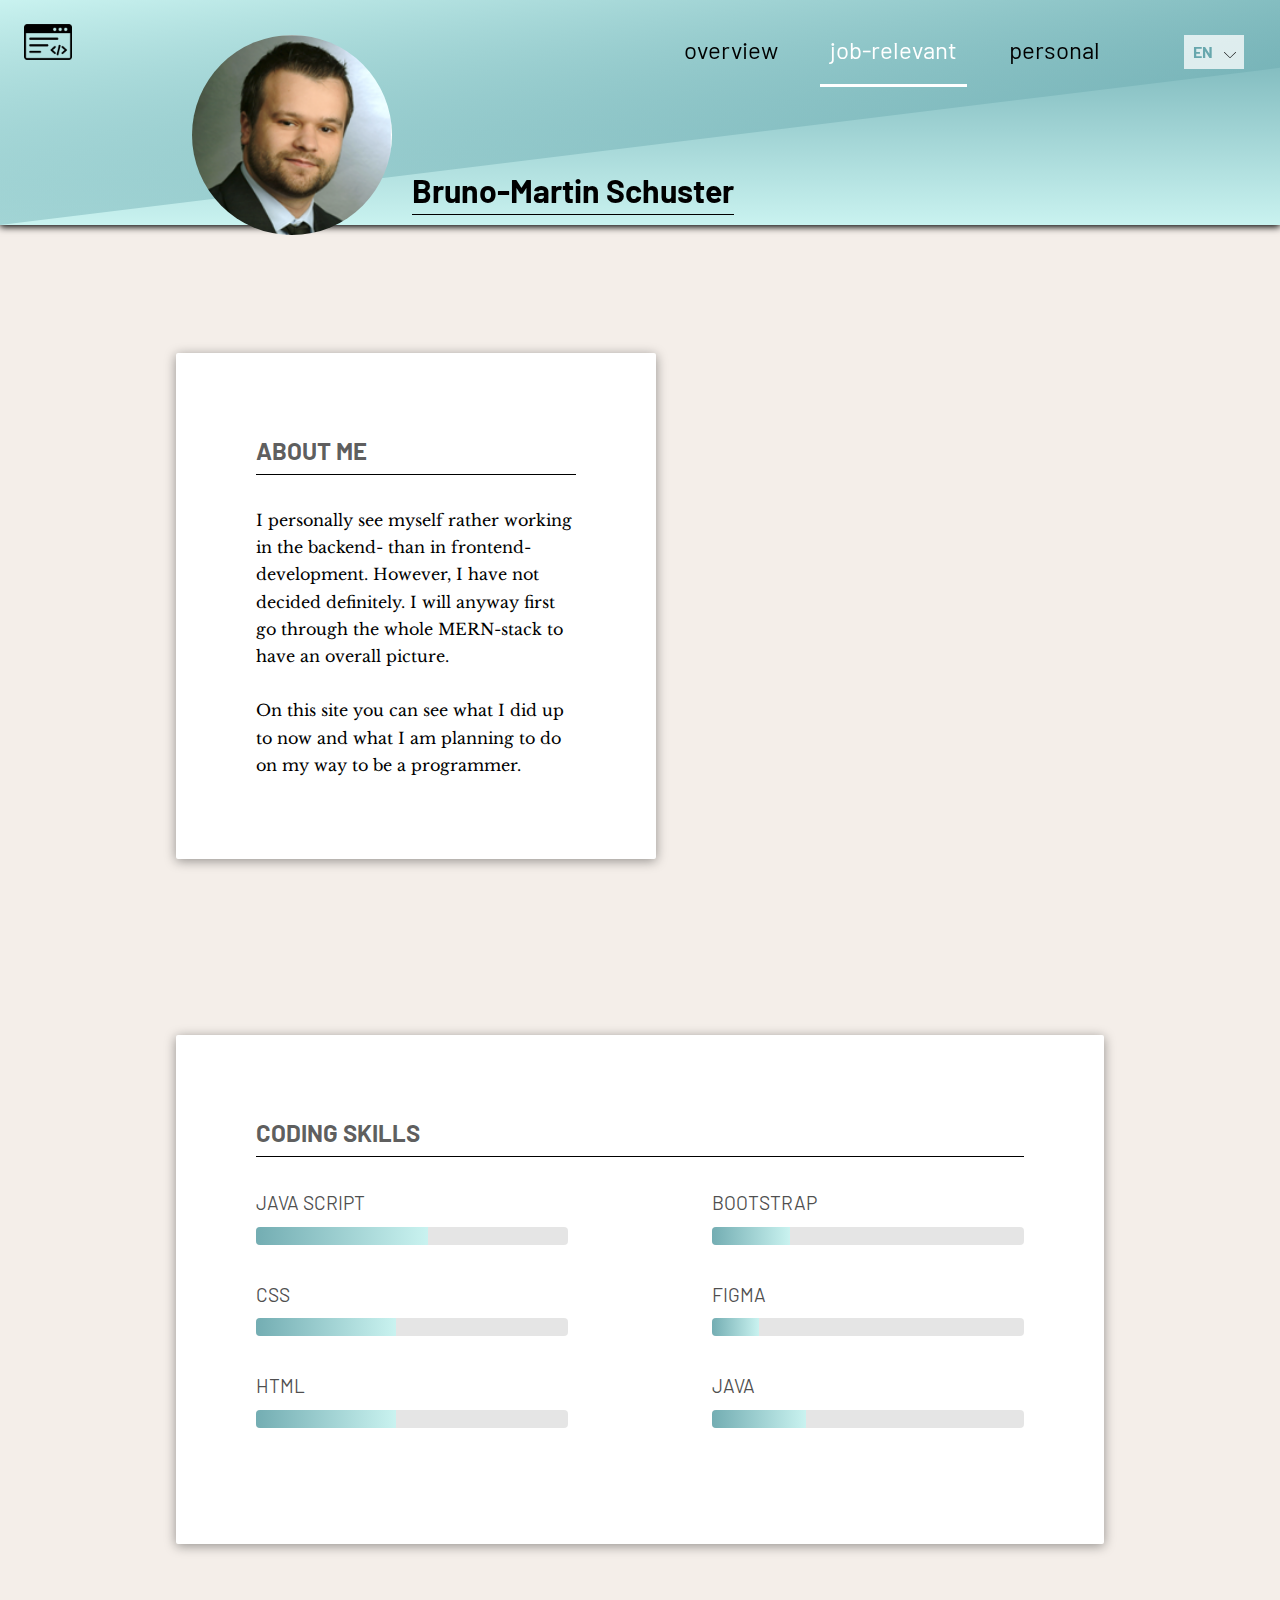
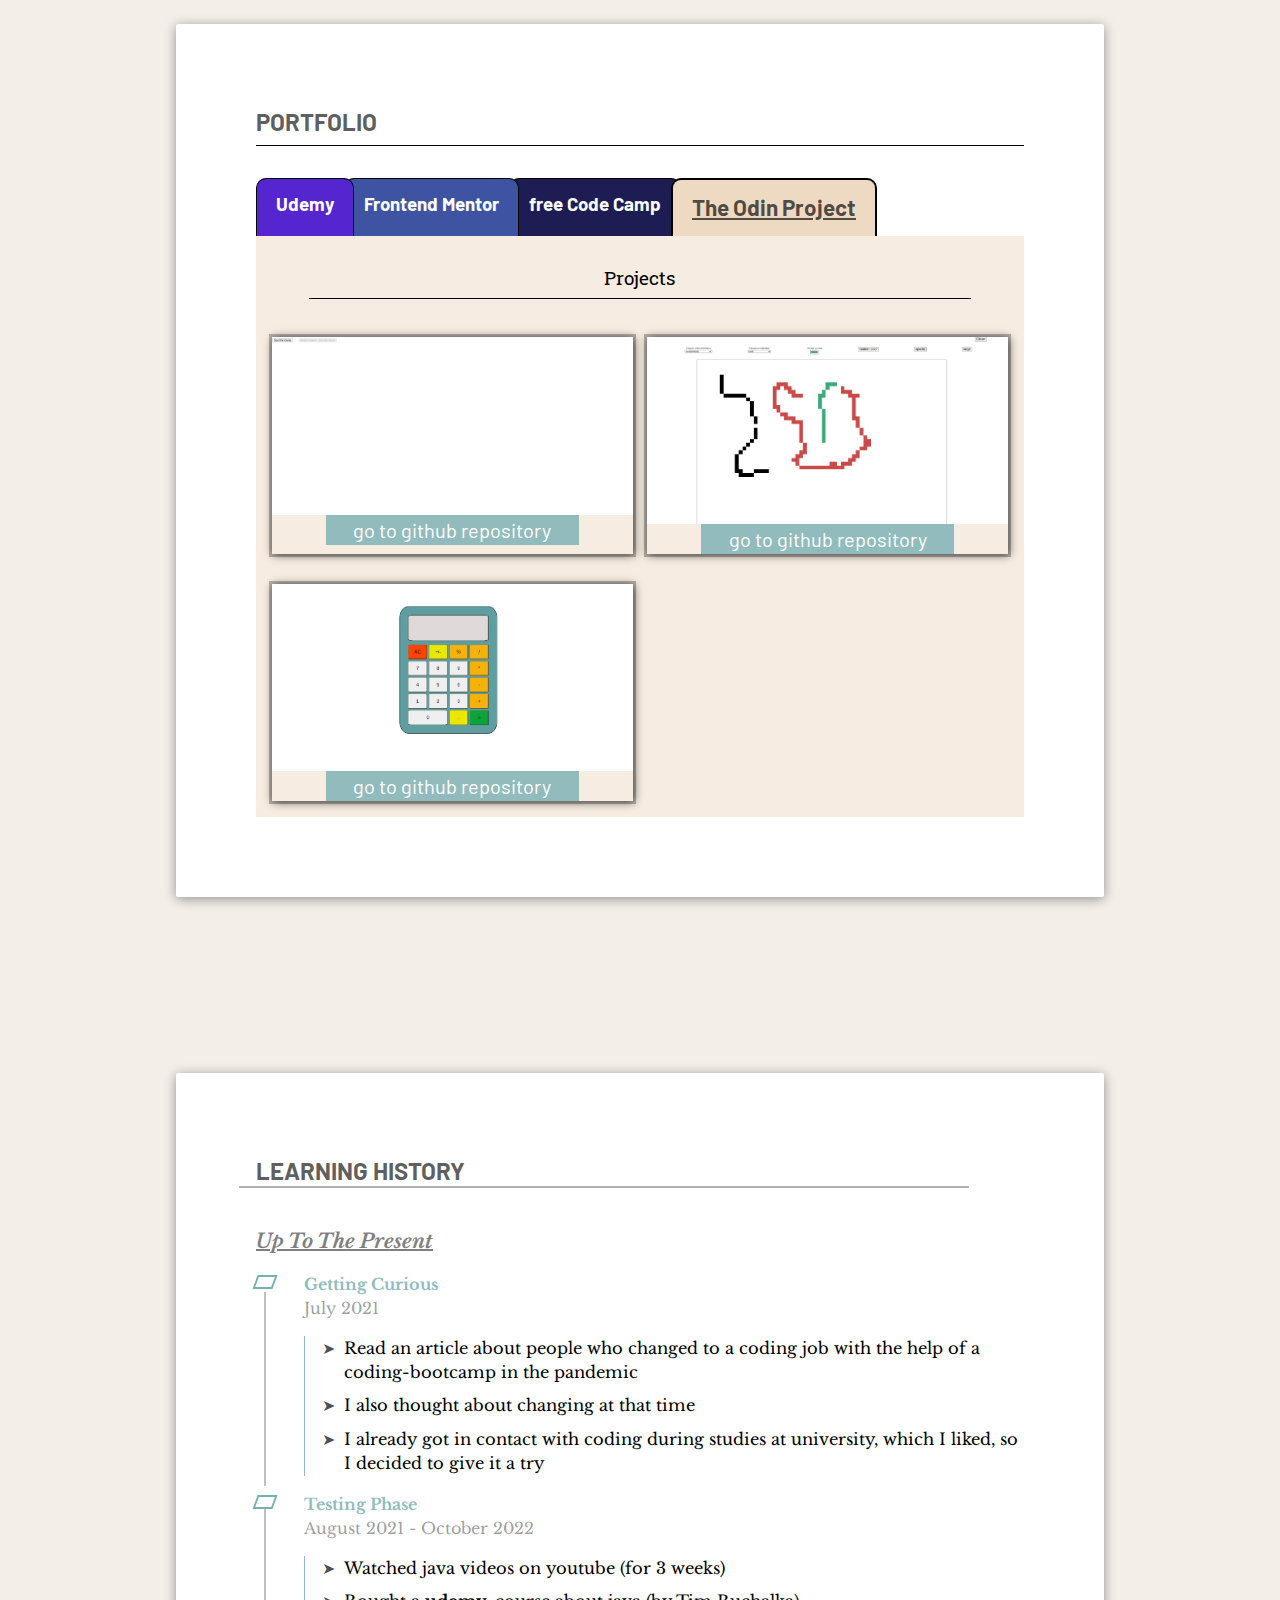
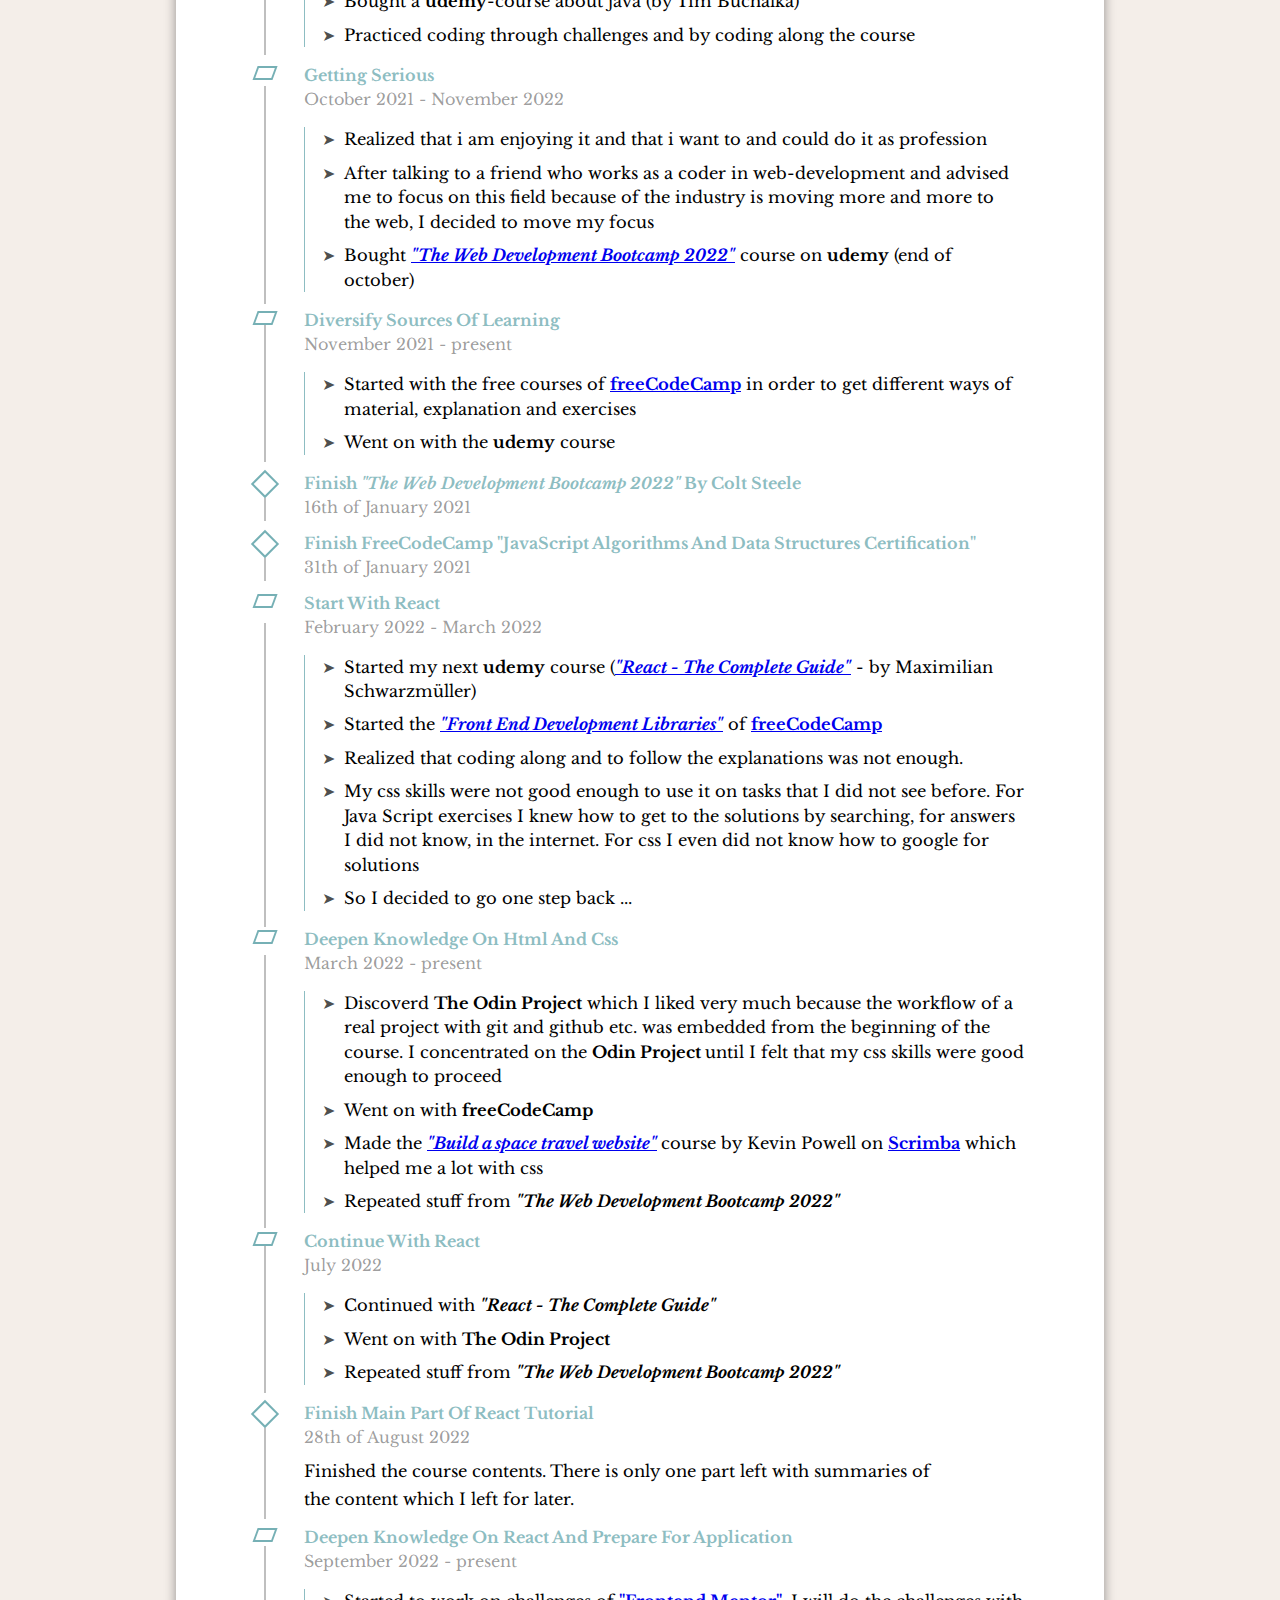
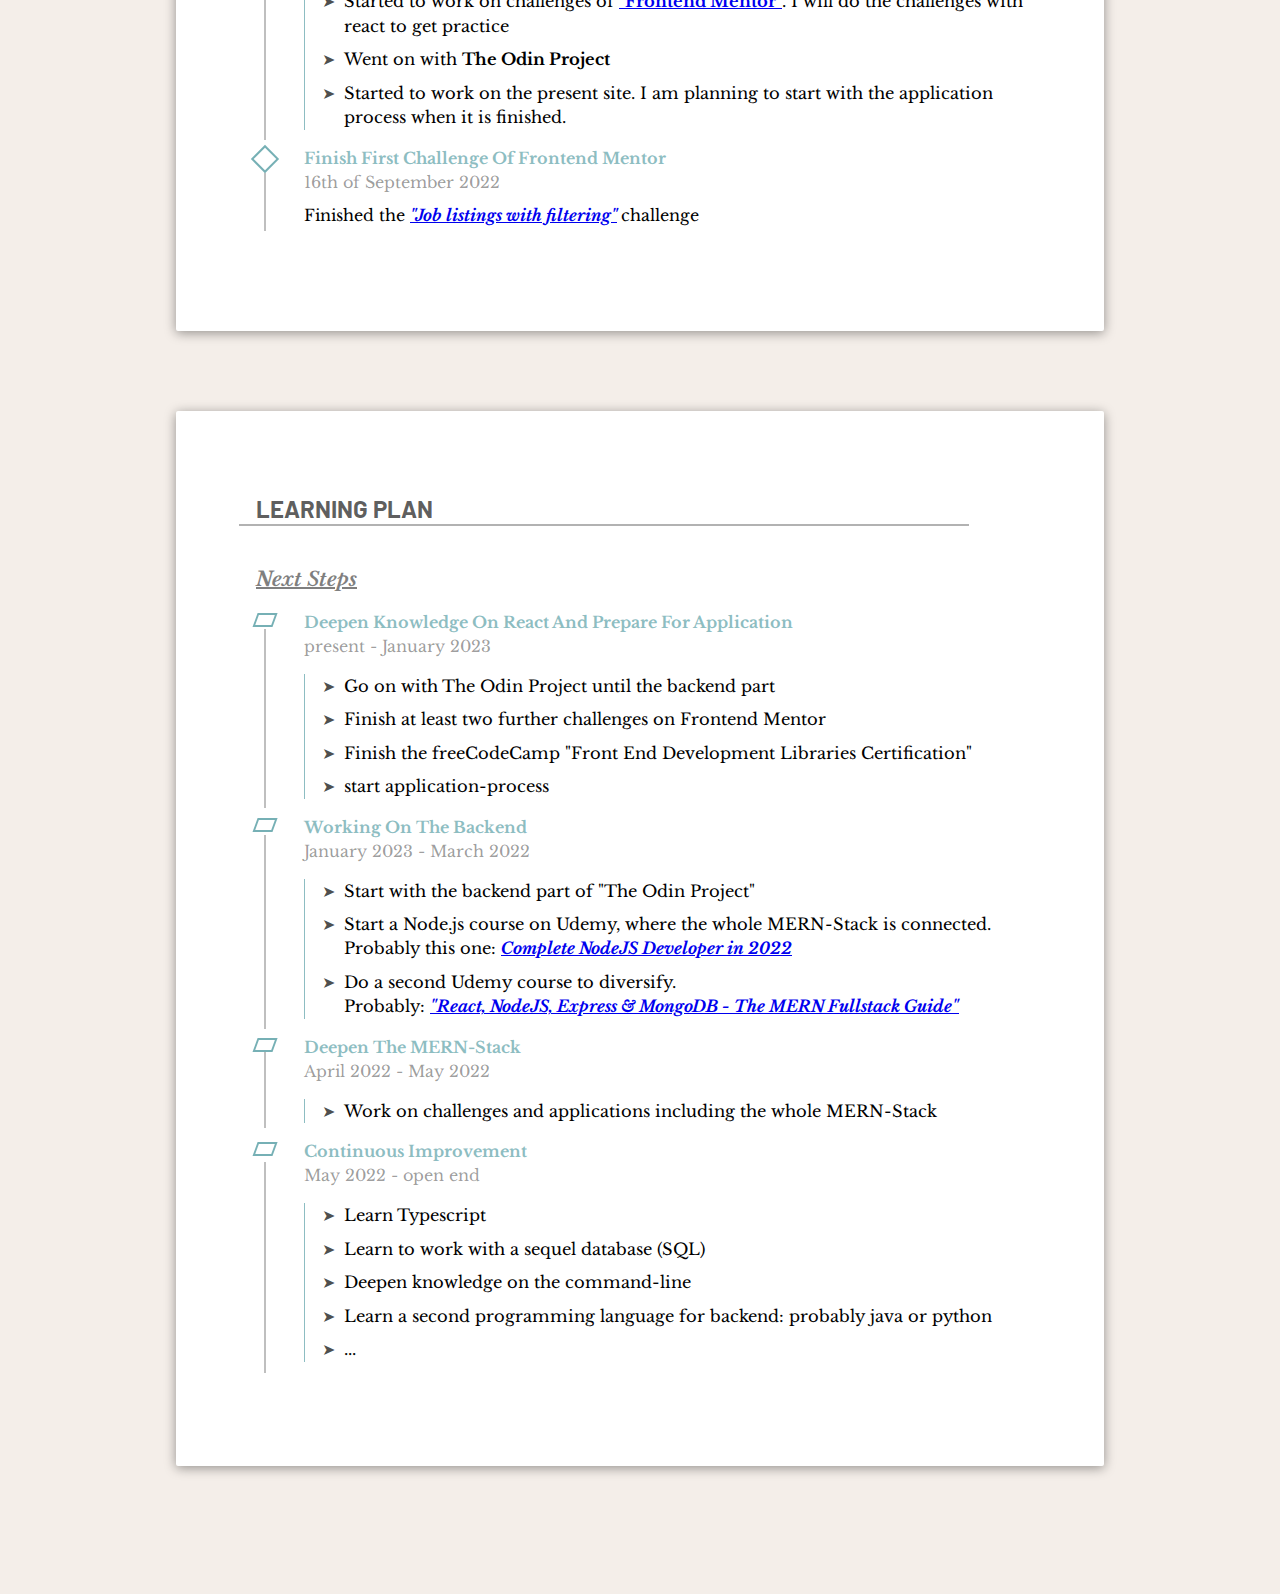
<file: src/pages/technical.html>
<!DOCTYPE html>
<html lang="en">
  <head>
    <meta charset="UTF-8" />
    <meta http-equiv="X-UA-Compatible" content="IE=edge" />
    <meta name="viewport" content="width=device-width, initial-scale=1.0" />
    <title>job-relevant</title>
    <!-- Google fonts -->
    <link rel="preconnect" href="https://fonts.googleapis.com" />
    <link rel="preconnect" href="https://fonts.gstatic.com" crossorigin />
    <link
      href="https://fonts.googleapis.com/css2?family=Barlow+Semi+Condensed:ital,wght@0,400;0,700;1,400&family=Barlow:wght@400;700&family=Libre+Baskerville:wght@400;700&display=swap"
      rel="stylesheet"
    />
    <link rel="preconnect" href="https://fonts.googleapis.com" />
    <link rel="preconnect" href="https://fonts.gstatic.com" crossorigin />
    <link
      href="https://fonts.googleapis.com/css2?family=Gelasio:ital,wght@0,400;0,500;0,600;0,700;1,400;1,500;1,600;1,700&display=swap"
      rel="stylesheet"
    />
    <link rel="preconnect" href="https://fonts.googleapis.com" />
    <link rel="preconnect" href="https://fonts.gstatic.com" crossorigin />
    <link
      href="https://fonts.googleapis.com/css2?family=Roboto+Slab:wght@400;500;700;900&display=swap"
      rel="stylesheet"
    />
    <link rel="preconnect" href="https://fonts.googleapis.com" />
    <link rel="preconnect" href="https://fonts.gstatic.com" crossorigin />
    <link
      href="https://fonts.googleapis.com/css2?family=Roboto+Condensed:ital,wght@0,400;0,700;1,400&display=swap"
      rel="stylesheet"
    />
    <!-- custom css -->
    <link rel="stylesheet" href="../styles.css" />
    <!-- JS -->
    <!-- <script src="../index.js"></script> -->
    <script src="./pages.js" defer></script>
  </head>
  <body class="technical basic">
    <header class="flex sticky">
      <div class="header_photo">
        <img
          src="/src/assets/Bildschirmfoto vom 2022-07-23 14-48-55.png"
          alt="picture of bruno-martin schuster"
        />
        <span>Bruno-Martin Schuster</span>
      </div>
      <div class="header_bg"></div>
      <button
        data-close-icon="false"
        class="mobile-nav-toggle burger-icon"
        aria-controls="primary-navigation"
      >
        <span class="sr-only" aria-expanded="false">Menu</span>
      </button>
      <div class="logo">
        <img src="../assets/coding.png" alt="coding-symbol as logo" />
      </div>
      <nav>
        <ul
          class="primary-navigation underline-indicators"
          data-is-expanded="false"
        >
          <li><a href="../index.html">overview</a></li>
          <li class="active"><a href="./technical.html">job-relevant</a></li>
          <li><a href="./personal.html">personal</a></li>
        </ul>
      </nav>
      <div class="lang-dropdown">
        <div class="dropdown-current">EN</div>
        <div class="dropdown-content">
          <div><a href="./technical-de.html"> DE</a></div>
        </div>
      </div>
    </header>
    <main class="technical__resume">
      <section class="technical__about flex">
        <article>
          <h2>About me</h2>
          <p class="ff-serif2 fs-400">
            I personally see myself rather working in the backend- than in
            frontend-development. However, I have not decided definitely. I will
            anyway first go through the whole MERN-stack to have an overall
            picture.
            <br />
            <br />
            On this site you can see what I did up to now and what I am planning
            to do on my way to be a programmer.
          </p>
        </article>
      </section>
      <section class="technical__skills flex">
        <article class="skills__coding">
          <h2>coding skills</h2>
          <div class="flex skills__list flex col-row col-row-sm">
            <div class="skills__list_half flex col">
              <span>Java Script</span>
              <div class="skills__list_item flex">
                <div
                  class="skills__list_item--fill"
                  style="--skill-fill: 55%"
                ></div>
              </div>
              <span>css</span>
              <div class="skills__list_item flex">
                <div
                  class="skills__list_item--fill"
                  style="--skill-fill: 45%"
                ></div>
              </div>
              <span>html</span>
              <div class="skills__list_item flex">
                <div
                  class="skills__list_item--fill"
                  style="--skill-fill: 45%"
                ></div>
              </div>
            </div>
            <div class="skills__list_half flex col">
              <span>bootstrap</span>
              <div class="skills__list_item flex">
                <div
                  class="skills__list_item--fill"
                  style="--skill-fill: 25%"
                ></div>
              </div>
              <span>figma</span>
              <div class="skills__list_item flex">
                <div
                  class="skills__list_item--fill"
                  style="--skill-fill: 15%"
                ></div>
              </div>
              <span>java</span>
              <div class="skills__list_item flex">
                <div
                  class="skills__list_item--fill"
                  style="--skill-fill: 30%"
                ></div>
              </div>
            </div>
          </div>
        </article>
        <!-- sḱills--portfolio ------------------------------------------------------------------ -->
        <article class="technical__skills__portfolio">
          <h2>Portfolio</h2>
          <!-- portfolio--nav -------------------------------------------------------- -->
          <div
            class="flex portfolio-nav col-row col-row-sm"
            role="tablist"
            aria-label="portfolio list"
          >
            <div
              aria-selected="true"
              data-position="0"
              role="tab"
              aria-controls="odin-tab"
              tabindex="0"
              class="odin-ctrl"
            >
              <h3>The Odin Project</h3>
            </div>
            <div
              aria-selected="false"
              data-position="1"
              role="tab"
              aria-controls="fcc-tab"
              tabindex="-1"
              class="fcc-ctrl"
            >
              <h3>free Code Camp</h3>
            </div>
            <div
              aria-selected="false"
              data-position="2"
              role="tab"
              aria-controls="fementor-tab"
              tabindex="-1"
              class="fementor-ctrl"
            >
              <h3>Frontend Mentor</h3>
            </div>
            <div
              aria-selected="false"
              data-position="3"
              role="tab"
              aria-controls="udemy-tab"
              tabindex="-1"
              class="udemy-ctrl"
            >
              <h3>Udemy</h3>
            </div>
          </div>
          <!-- portfolio-tabpanel ------------------------------------------- -->
          <div class="portfolio__categories">
            <!-- tabpanel--Odin ----------------------------------------------------------------- -->
            <div
              data-position="1"
              role="tabpanel"
              id="odin-tab"
              aria-labelledby="odin-tab"
              tabindex="0"
            >
              <h4>Projects</h4>
              <div class="gallery flex col-row col-row-sm">
                <div class="gallery__element">
                  <a
                    href="https://bru1415.github.io/odin-rock-paper-scissor/"
                    class="portfolio_a-tag"
                    ><figure class="pos-relative">
                      <img
                        src="/src/assets/odin-rock-paper-scissor.png"
                        alt="screenshot of rock paper scissor project"
                      />
                      <figcaption>
                        <p>JavaScript / HTML</p>
                        <h5>odin-rock-paper-scissor</h5>
                      </figcaption>
                    </figure></a
                  >
                  <div class="git-repo-link fs-500">
                    <a href="https://github.com/Bru1415/odin-rock-paper-scissor"
                      >go to github repository</a
                    >
                  </div>
                </div>
                <div class="gallery__element">
                  <a
                    href="https://bru1415.github.io/odin-etch-a-sketch/"
                    class="portfolio_a-tag portfolio__odin_odin-etch-a-sketch"
                    ><figure class="pos-relative">
                      <img
                        src="/src/assets/odin-etch-a-sketch.png"
                        alt="screenshot of etch a sketch project"
                      />
                      <figcaption>
                        <p>JavaScript / HTML / CSS</p>
                        <h5>odin-etch-a-sketch</h5>
                      </figcaption>
                    </figure></a
                  >
                  <div class="git-repo-link fs-500">
                    <a
                      class=""
                      href="https://github.com/Bru1415/odin-etch-a-sketch"
                      >go to github repository</a
                    >
                  </div>
                </div>
                <div class="gallery__element">
                  <a
                    href="https://bru1415.github.io/odin-calculator/"
                    class="portfolio_a-tag"
                    ><figure class="pos-relative">
                      <img
                        src="/src/assets/odin-calculator.png"
                        alt="screenshot of calculator project"
                      />
                      <figcaption>
                        <p>JavaScript / HTML / CSS</p>
                        <h5>odin-calculator</h5>
                      </figcaption>
                    </figure></a
                  >
                  <div class="git-repo-link fs-500">
                    <a href="https://github.com/Bru1415/odin-calculator"
                      >go to github repository</a
                    >
                  </div>
                </div>
              </div>
            </div>
            <!-- tabpanel--freeCodeCamp ----------------------------------------------------------------- -->
            <div
              data-position="2"
              role="tabpanel"
              id="fcc-tab"
              aria-labelledby="fcc-tab"
              tabindex="0"
              hidden
            >
              <h4>freeCodeCamp Profile</h4>
              <div class="gallery flex just-center">
                <div class="gallery__element">
                  <a
                    href="https://www.freecodecamp.org/fcccace9ee3-252f-4b27-be62-61411c33d02b"
                    class="portfolio_a-tag"
                    ><img
                      src="/src/assets/FCC_profile.png"
                      alt="picture of free code camp profile page"
                  /></a>
                </div>
              </div>

              <br />
              <hr />
              <h4>Certificates</h4>
              <div class="gallery flex col-row col-row-md">
                <div class="gallery__element">
                  <a
                    href="https://www.freecodecamp.org/certification/fcccace9ee3-252f-4b27-be62-61411c33d02b/javascript-algorithms-and-data-structures"
                    class="portfolio_a-tag"
                    ><img
                      src="/src/assets/FCC_JSAlgorCert.png"
                      alt="picture of Algorithms and Data Structures Certification"
                  /></a>
                </div>
              </div>

              <br />
              <hr />
              <h4>Projects</h4>
              <div class="gallery flex col-row col-row-md">
                <div class="gallery__element">
                  <a
                    href="https://codepen.io/BrCoWeb/pen/ExbvEqm?editors=1111"
                    class="portfolio_a-tag"
                    ><figure class="pos-relative">
                      <img
                        src="/src/assets/fcc-random-quote-machine.png"
                        alt="screenshot of random quote machine project"
                      />
                      <figcaption>
                        <p>React / JavaScript / CSS / HTML</p>
                        <h5>fcc-random-quote-machine</h5>
                      </figcaption></figure
                  ></a>
                </div>
              </div>
            </div>
            <!-- tabpanel--Frontend Mentor ------------------------------------------------------------- -->
            <div
              data-position="3"
              role="tabpanel"
              id="fementor-tab"
              aria-labelledby="fementor-tab"
              tabindex="0"
              hidden
            >
              <h4>Projects</h4>
              <div class="gallery flex col-row col-row-md">
                <div class="gallery__element">
                  <a
                    href="https://bru1415.github.io/fementor-job-listings/"
                    class="portfolio_a-tag"
                    ><figure class="pos-relative">
                      <img
                        src="/src/assets/fementor-job-listings.png"
                        alt="screenshot of job listings project"
                      />
                      <figcaption>
                        <p>React / JavaScript / CSS / HTML</p>
                        <h5>fementor-job-listings</h5>
                      </figcaption>
                    </figure>
                  </a>
                  <div class="git-repo-link fs-500">
                    <a href="https://github.com/Bru1415/fementor-job-listings"
                      >go to github repository</a
                    >
                  </div>
                </div>
              </div>
            </div>
            <!-- tabpanel--Udemy ----------------------------------------------------------------- -->

            <div
              data-position="4"
              role="tabpanel"
              id="udemy-tab"
              aria-labelledby="udemy-tab"
              tabindex="0"
              hidden
            >
              <h4>Certificates</h4>
              <div class="gallery flex">
                <div class="gallery__element col-row col-row-md">
                  <object
                    data="/src/assets/UC-5e672d27-8a9f-40ba-9baa-8ff1384c9f01.pdf"
                    type="application/pdf"
                    height="300px"
                  >
                    <a
                      href="/src/assets/UC-5e672d27-8a9f-40ba-9baa-8ff1384c9f01.pdf"
                      ><img
                        src="/src/assets/ColtSteele_WebDevBootCert.png"
                        alt="picture of course certification"
                    /></a>
                  </object>
                </div>
              </div>
            </div>
          </div>
        </article>
      </section>
      <!-- workplan ----------------------------------------------------------------------- -->
      <section class="technical__workplan flex">
        <article class="workplan__past flex">
          <h2>Learning History</h2>
          <div class="ff-serif2 workplan__content">
            <h3>Up to the present</h3>
            <div class="workplan__past__to-present">
              <div>
                <div class="timeline process">
                  <h5>Getting curious</h5>
                  <div><span class="date-range"> July 2021</span></div>
                  <ul>
                    <li>
                      Read an article about people who changed to a coding job
                      with the help of a coding-bootcamp in the pandemic
                    </li>
                    <li>I also thought about changing at that time</li>
                    <li>
                      I already got in contact with coding during studies at
                      university, which I liked, so I decided to give it a try
                    </li>
                  </ul>
                </div>
                <div class="timeline process">
                  <h5>Testing phase</h5>
                  <div>
                    <span class="date-range">August 2021 - October 2022</span>
                  </div>
                  <ul>
                    <li>Watched java videos on youtube (for 3 weeks)</li>
                    <li>
                      Bought a <strong>udemy</strong>-course about java (by Tim
                      Buchalka)
                    </li>
                    <li>
                      Practiced coding through challenges and by coding along
                      the course
                    </li>
                  </ul>
                </div>
                <div class="timeline process">
                  <h5>Getting serious</h5>
                  <div>
                    <span class="date-range">October 2021 - November 2022</span>
                  </div>
                  <ul>
                    <li>
                      Realized that i am enjoying it and that i want to and
                      could do it as profession
                    </li>
                    <li>
                      After talking to a friend who works as a coder in
                      web-development and advised me to focus on this field
                      because of the industry is moving more and more to the
                      web, I decided to move my focus
                    </li>
                    <li>
                      Bought
                      <strong
                        ><em
                          ><a
                            href="https://www.udemy.com/course/the-web-developer-bootcamp/"
                            >"The Web Development Bootcamp 2022"</a
                          ></em
                        ></strong
                      >
                      course on <strong>udemy</strong> (end of october)
                    </li>
                  </ul>
                </div>
                <div class="timeline process">
                  <h5>diversify sources of learning</h5>
                  <div>
                    <span class="date-range">November 2021 - present</span>
                  </div>
                  <ul>
                    <li>
                      Started with the free courses of
                      <strong
                        ><a
                          href="https://www.freecodecamp.org/fcccace9ee3-252f-4b27-be62-61411c33d02b"
                          >freeCodeCamp</a
                        ></strong
                      >
                      in order to get different ways of material, explanation
                      and exercises
                    </li>
                    <li>Went on with the <strong>udemy</strong> course</li>
                  </ul>
                </div>
                <div class="timeline success">
                  <h5>
                    Finish <em>"The Web Development Bootcamp 2022"</em> by Colt
                    Steele
                  </h5>
                  <div>
                    <span class="date-range">16th of January 2021</span>
                  </div>
                </div>
                <div class="timeline success">
                  <h5>
                    Finish freeCodeCamp "JavaScript Algorithms and Data
                    Structures Certification"
                  </h5>
                  <div>
                    <span class="date-range">31th of January 2021</span>
                  </div>
                </div>
                <div class="timeline process">
                  <h5>Start with react</h5>
                  <div>
                    <span class="date-range">February 2022 - March 2022</span>
                  </div>
                  <ul>
                    <li>
                      Started my next <strong>udemy</strong> course (<strong
                        ><em
                          ><a
                            href="https://www.udemy.com/course/react-the-complete-guide-incl-redux/"
                            >"React - The Complete Guide"</a
                          ></em
                        ></strong
                      >
                      - by Maximilian Schwarzmüller)
                    </li>
                    <li>
                      Started the
                      <strong
                        ><em
                          ><a
                            href="https://www.freecodecamp.org/learn/front-end-development-libraries/"
                            >"Front End Development Libraries"</a
                          ></em
                        ></strong
                      >
                      of
                      <strong
                        ><a
                          href="https://www.freecodecamp.org/fcccace9ee3-252f-4b27-be62-61411c33d02b"
                          >freeCodeCamp</a
                        ></strong
                      >
                    </li>
                    <li>
                      Realized that coding along and to follow the explanations
                      was not enough.
                    </li>
                    <li>
                      My css skills were not good enough to use it on tasks that
                      I did not see before. For Java Script exercises I knew how
                      to get to the solutions by searching, for answers I did
                      not know, in the internet. For css I even did not know how
                      to google for solutions
                    </li>
                    <li>So I decided to go one step back ...</li>
                  </ul>
                </div>
                <div class="timeline process">
                  <h5>Deepen knowledge on html and css</h5>
                  <div>
                    <span class="date-range">March 2022 - present</span>
                  </div>
                  <ul>
                    <li>
                      Discoverd <strong>The Odin Project</strong> which I liked
                      very much because the workflow of a real project with git
                      and github etc. was embedded from the beginning of the
                      course. I concentrated on the
                      <strong> Odin Project </strong> until I felt that my css
                      skills were good enough to proceed
                    </li>
                    <li>Went on with <strong>freeCodeCamp</strong></li>
                    <li>
                      Made the
                      <strong
                        ><em>
                          <a href="https://scrimba.com/learn/spacetravel"
                            >"Build a space travel website"</a
                          >
                        </em>
                      </strong>
                      course by Kevin Powell on
                      <strong
                        ><a href="https://scrimba.com/">Scrimba</a></strong
                      >
                      which helped me a lot with css
                    </li>
                    <li>
                      Repeated stuff from
                      <strong
                        ><em>"The Web Development Bootcamp 2022"</em></strong
                      >
                    </li>
                  </ul>
                </div>
                <div class="timeline process">
                  <h5>Continue with react</h5>
                  <div><span class="date-range">July 2022</span></div>
                  <ul>
                    <li>
                      Continued with
                      <strong><em>"React - The Complete Guide"</em></strong>
                    </li>
                    <li>
                      Went on with
                      <strong>The Odin Project</strong>
                    </li>
                    <li>
                      Repeated stuff from
                      <strong
                        ><em>"The Web Development Bootcamp 2022"</em></strong
                      >
                    </li>
                  </ul>
                  <p></p>
                </div>
                <div class="timeline success">
                  <h5>finish main part of react Tutorial</h5>
                  <div><span class="date-range">28th of August 2022</span></div>
                  <p>
                    Finished the course contents. There is only one part left
                    with summaries of the content which I left for later.
                  </p>
                </div>
                <div class="timeline process">
                  <h5>Deepen knowledge on react and prepare for application</h5>
                  <div>
                    <span class="date-range">September 2022 - present</span>
                  </div>
                  <ul>
                    <li>
                      Started to work on challenges of
                      <strong
                        ><a href="https://www.frontendmentor.io/"
                          >"Frontend Mentor"</a
                        ></strong
                      >. I will do the challenges with react to get practice
                    </li>
                    <li>
                      Went on with
                      <strong>The Odin Project</strong>
                    </li>
                    <li>
                      Started to work on the present site. I am planning to
                      start with the application process when it is finished.
                    </li>
                  </ul>
                </div>
                <div class="timeline success">
                  <h5>finish first challenge of Frontend Mentor</h5>
                  <div>
                    <span class="date-range">16th of September 2022</span>
                  </div>
                  <div class="success-detail">
                    Finished the
                    <strong>
                      <em>
                        <a
                          href="https://www.frontendmentor.io/challenges/job-listings-with-filtering-ivstIPCt"
                          >"Job listings with filtering"</a
                        >
                      </em>
                    </strong>
                    challenge
                  </div>
                </div>
              </div>
            </div>
          </div>
        </article>
        <article class="workplan__future flex">
          <h2>Learning Plan</h2>
          <div class="workplan__content ff-serif2">
            <h3>next steps</h3>
            <div class="workplan__future__from-present">
              <div>
                <div class="timeline process">
                  <h5>Deepen knowledge on react and prepare for application</h5>
                  <div>
                    <span class="date-range">present - January 2023</span>
                  </div>
                  <ul>
                    <li>Go on with The Odin Project until the backend part</li>
                    <li>
                      Finish at least two further challenges on Frontend Mentor
                    </li>
                    <li>
                      Finish the freeCodeCamp "Front End Development Libraries
                      Certification"
                    </li>
                    <li>start application-process</li>
                  </ul>
                </div>
                <div class="timeline process">
                  <h5>Working on the backend</h5>
                  <div>
                    <span class="date-range">January 2023 - March 2022</span>
                  </div>
                  <ul>
                    <li>Start with the backend part of "The Odin Project"</li>
                    <li>
                      Start a Node.js course on Udemy, where the whole
                      MERN-Stack is connected. 
                      <br>
                      Probably this one:
                      <strong
                        ><em
                          ><a
                            href="https://www.udemy.com/course/complete-nodejs-developer-zero-to-mastery/"
                            >Complete NodeJS Developer in 2022</a
                          ></em
                        ></strong
                      >
                    </li>
                    <li>
                      Do a second Udemy course to diversify. 
                      <br>
                      Probably:
                      <strong
                        ><em
                          ><a
                            href="https://www.udemy.com/course/react-nodejs-express-mongodb-the-mern-fullstack-guide/"
                            >"React, NodeJS, Express & MongoDB - The MERN
                            Fullstack Guide"</a
                          ></em
                        ></strong
                      >
                    </li>
                  </ul>
                </div>
                <div class="timeline process">
                  <h5>Deepen the MERN-Stack</h5>
                  <div>
                    <span class="date-range">April 2022 - May 2022</span>
                  </div>
                  <ul>
                    <li>
                      Work on challenges and applications including the whole
                      MERN-Stack
                    </li>
                  </ul>
                </div>
                <div class="timeline process">
                  <h5>Continuous Improvement</h5>
                  <div><span class="date-range">May 2022 - open end</span></div>
                  <ul>
                    <li>Learn Typescript</li>
                    <li>Learn to work with a sequel database (SQL)</li>
                    <li>Deepen knowledge on the command-line</li>
                    <li>
                      Learn a second programming language for backend: probably
                      java or python
                    </li>
                    <li>...</li>
                  </ul>
                </div>
              </div>
            </div>
          </div>
        </article>
      </section>
    </main>
  </body>
</html>
</file>
<file: src/styles.css>
/*                              */
/*      CUSTOM PROPERTIES       */
/*           start              */

/* #region */

:root {
  /* colors */

  --clr-light: 30 100% 97%;
  --clr-light-high: 0 0% 100%;
  --clr-light-low: ;
  /* --clr-light-medium: 28 71% 93%; */
  --clr-light-medium: 26 35% 87%;
  --clr-dark: 185 30% 54%;
  --clr-dark-low: 176 62% 87%;
  --clr-dark-high: 0 0% 0%;

  /* grid/flex */

  --gap: 2em;
  --grid-pos-col: 1;
  --grid-pos-row: 1;

  /* font-families */
  --ff-sans-normal: "Barlow", sans-serif;
  --ff-sans-cond: "Barlow Semi Condensed", sans-serif;
  --ff-sans-cond2: "Roboto Condensed", sans-serif;
  --ff-serif: "Gelasio", serif;
  --ff-serif2: "Libre Baskerville", serif;
  --ff-serif3: "Roboto Slab", serif;
  /* font-sizes */
  --fs-800: 2rem;
  --fs-700: 1.5rem;
  --fs-600: 1.25rem;
  --fs-500: 1.125rem;
  --fs-450: 1rem;
  --fs-400: 0.9rem;
  --fs-300: 0.7rem;
  --fs-200: 0.6rem;
  /* animations */
  --topic-move-top: -1vh;
  --topic-move-left1: 50%;
  --topic-move-left2: 100vw;

  --animation-time: 1s;
  --animation-position--column: 1;
  --animation-position--row: 2;

  /* media-queries */

  /* position absolute */
  --top: ;
  --bottom: ;
  --left: ;
  --right: ;

  /* main-element sizes */

  --topics-width: 38vw;
  --topics-item--scale: 0.55;
}

@media (min-width: 35em) {
  :root {
    /* font-sizes */
    --fs-800: 2.5rem;
    --fs-700: 1.75rem;
    --fs-600: 1.5rem;
    --fs-500: 1.25rem;
    --fs-450: 1.2rem;
    --fs-400: 1rem;
    --fs-300: 0.9375rem;
    --fs-200: 0.875rem;
  }
}

/* #endregion */

/*                              */
/*      CUSTOM PROPERTIES       */
/*         end                  */

/* ----------------------------------------------------------------------------------- */

/*                   */
/*      RESET        */
/*       start       */

/* https://piccalil.li/blog/a-modern-css-reset/ */

/* #region */

/*  Box sizing */

*,
*::before,
*::after {
  box-sizing: border-box;
}

body,
h1,
h2,
h3,
h4,
h5,
p,
figure,
picture {
  margin: 0;
}

h1,
h2,
h3,
h4,
h5,
h6,
p {
  font-weight: 400;
}

/*  set up the body */

body {
  font-family: var(--ff-sans-normal, sans-serif);
  font-size: var(--fs-400, 1rem);
  /* background: linear-gradient(hsl(var(--clr-light)), hsl(var(--clr-light-medium))); */
  background: hsl(var(--clr-light-medium));
  color: hsl(var(--clr-light-high));
  line-height: 1.5;
  min-height: 100vh;
  display: grid;
  grid-template-rows: min-content 1fr;

  overflow-x: hidden;
  overflow-y: hidden;
}

/* makes img easier to work with */

img,
picture {
  max-width: 100%;
  display: block;
}

picture[hidden] {
  display: none;
}

/* make form elements easier to work with */

input,
button,
textarea,
select {
  font: inherit;
}

/* remove animations for people who turned them off*/

@media (prefers-reduced-motion: reduce) {
  *,
  *::before,
  *::after {
    animation-duration: 0.01ms !important;
    animation-iteration-count: 1 !important;
    transition-duration: 0.01ms !important;
    scroll-behavior: auto !important;
  }
}

/* #endregion */

/*                   */
/*      RESET        */
/*       end         */
/* ----------------------------------------------------------------------------------- */

/*                        */
/*    UTILITY CLASSES     */
/*         start          */

/* #region */

/* General */

.sr-only {
  position: absolute;
  width: 1px;
  height: 1px;
  padding: 0;
  margin: -1px;
  overflow: hidden;
  clip: rect(0, 0, 0, 0);
  white-space: nowrap; /* added line */
  border: 0;
}

/* Font Classes */

/* font-families */

.ff-sans-normal {
  font-family: var(--ff-sans-normal);
}
.ff-sans-cond {
  font-family: var(--ff-sans-cond);
}
.ff-sans-cond2 {
  font-family: var(--ff-sans-cond2);
}

.ff-serif {
  font-family: var(--ff-serif);
}
.ff-serif2 {
  font-family: var(--ff-serif2);
}

.ff-serif3 {
  font-family: var(--ff-serif3);
}

/* font-sizes */

.fs-800 {
  font-size: var(--fs-800);
}

.fs-700 {
  font-size: var(--fs-700);
}

.fs-600 {
  font-size: var(--fs-600);
}

.fs-500 {
  font-size: var(--fs-500);
}

.fs-450 {
  font-size: var(--fs-450);
}

.fs-400 {
  font-size: var(--fs-400);
}

.fs-300 {
  font-size: var(--fs-300);
}

.fs-200 {
  font-size: var(--fs-200);
}
/* Layout Classes */

.flex {
  display: flex;
}

.flex.col-row {
  flex-direction: column;
}

.flex.col {
  flex-direction: column;
}

.flex.row {
  flex-direction: row;
}

.flex.just-center {
  justify-content: center;
}

.flex.just-even {
  justify-content: space-evenly;
}

.flex.just-between {
  justify-content: space-between;
}

@media (min-width: 65em) {
  .flex.col-row.col-row-sm {
    flex-direction: row;
  }
}

@media (min-width: 1500px) {
  .flex.col-row.col-row-md {
    flex-direction: row;
  }
}

.grid {
  display: grid;
  gap: var(--gap, 1rem);
}
.sticky {
  position: sticky;
  top: 0;
}

.grid-container {
  text-align: center;
  display: grid;
  place-items: center;
  padding-inline: 1rem;
}

.d-block {
  display: block;
}
.pos-relative {
  position: relative;
}

.hide {
  visibility: hidden;
}

.overflow-any {
  overflow-wrap: anywhere;
}

.overflow-word {
  overflow-wrap: break-word;
}

.wordbreak-all {
  word-break: break-all;
}

/* Classes For Short-Description From Json-File */

.hr {
  display: block;
  position: relative;
  /* text-align: left; */
  /* padding-left: 15%; */
  text-transform: uppercase;
  margin-top: 3em;
  padding-bottom: 10px;
}

.hr + p {
  text-align: left;
  padding-left: 15%;
  margin-top: 1em;
}

.hr::after {
  position: absolute;
  content: "";
  border-bottom: 2px solid hsl(var(--clr-dark-high));
  top: 0;
  bottom: 0;
  left: 10%;
  width: 80%;
}

/* #endregion */

/*                        */
/*    UTILITY CLASSES     */
/*       end              */
/* ----------------------------------------------------------------------------------- */

/*                        */
/*   HOME PAGE - index.css    */
/*       start              */

/*#region*/

/* .overview {
    background: linear-gradient(hsl(var(--clr-light)), hsl(var(--clr-light-medium)));
    max-height: 100vh;

  } */

main {
  /* background: hsl(var(--clr-light)); */
  position: relative;
  /* height: 85vh; */
}

body::after {
  content: "";
  background-image: url(./assets/mark-eder-R9OS29xJb-8-unsplash.jpg);
  background-position: center top;
  background-size: cover;
  background-repeat: repeat-y;
  position: absolute;

  top: 0;
  bottom: 0;
  left: 0;
  right: 0;
  opacity: 0.15;
}

header {
  position: sticky;
  /* left: 0;
    right: 0;
    top: 0; */
  z-index: 1000;
  margin: 0;
  width: 100vw;
  height: max-content;
  background-color: hsl(var(--clr-dark, #68a7ad));
  box-shadow: 0 2px 7px black;
  justify-content: flex-end;
}

.logo {
  position: absolute;
  top: calc(50% - 0.5 * (2.5vw + 1em));
  left: 1.5em;
  width: clamp(2rem, 2.5vw + 1em, 7rem);
}

.personal .lang-dropdown,
.technical .lang-dropdown {
  align-self: flex-start;
  margin-top: 35px;
  margin-right: 36px;
  margin-left: 10px;
}

.lang-dropdown {
  display: inline-block;
  position: relative;
  margin-right: 92px;
  align-self: center;
  background-color: hsl(var(--clr-light-high) / 0.75);
  color: hsl(var(--clr-dark));
  font-weight: bold;
  width: calc(4ch + 24px);
}
.lang-dropdown div {
  padding: 5px 9px;
  z-index: 10000;
}

.dropdown-current::after {
  content: url(/src/assets/arrow-thin-chevron-bottom-icon.svg);
  position: absolute;
  left: 66%;
  bottom: 15%;
  width: 20%;
  transition: transform 300ms ease-in-out;
  /* color: hsl(var(--clr-dark-high)); */
}

.dropdown-content {
  visibility: hidden;
  opacity: 0;
  position: absolute;
  background-color: hsl(var(--clr-light-high));
  background-color: #d4e8ea;
  width: inherit;
  transition: opacity 600ms ease-in-out, visibility 20ms linear;
}

.lang-dropdown:hover .dropdown-content {
  opacity: 1;
  visibility: visible;
}

.lang-dropdown:hover .dropdown-current::after {
  transform: translateY(7px);
}

.lang-dropdown a {
  text-decoration: none;
  width: 280%;
  color: hsl(var(--clr-dark-high) / 0.5);
}

.primary-navigation {
  display: flex;
  justify-content: space-evenly;
  width: max-content;
  gap: clamp(1em, 2.5vw, 3.5em);
  font-size: clamp(1.2rem, 2vw, 1.5rem);
  list-style: none;
  padding: 1rem;
  padding-right: min(5vw, 3em);
  padding-left: 0;
  margin-block: 0;
}

.mobile-nav-toggle {
  display: none;
}

.primary-navigation li:hover a {
  color: hsl(var(--clr-light-high));
}

.primary-navigation li:nth-of-type(2):hover {
  background: linear-gradient(
    180deg,
    hsl(var(--clr-light-high) / 0.3),
    hsl(var(--clr-light-high) / 0.05)
  );
}
.primary-navigation li:nth-of-type(3):hover {
  background: linear-gradient(
    180deg,
    rgba(255, 165, 0, 0.4),
    rgba(255, 165, 0, 0.05)
  );
}

.primary-navigation a {
  text-decoration: none;
  color: hsl(var(--clr-dark-high));
  z-index: 10;
  position: relative;
}

.primary-navigation a::after {
  content: "";
  position: absolute;
  width: 120%;
  height: 220%;
  left: -10%;
}

.underline-indicators > * {
  cursor: pointer;
  padding: var(--underline-gap, 1rem) 10px;
  border: 0;
  border-bottom: 0.2rem solid hsl(var(--clr-light-high) / 0);
}

.underline-indicators > *:hover,
.underline-indicators > *:focus {
  border-color: hsl(var(--clr-light-high) / 0.6);
}

.underline-indicators > .active,
.underline-indicators > [aria-selected="true"] {
  color: hsl(var(--clr-light-high) / 1);
  border-color: hsl(var(--clr-light-high) / 1);
}

.underline-indicators > .active a {
  color: hsl(var(--clr-light-high));
}

.main-grid {
  display: grid;
  gap: 0;
  grid-template-columns:
    minmax(1rem, 1fr) minmax(max-content, 1fr)
    minmax(1rem, 1fr);
}

.presentation-wrapper {
  grid-column: 2;
  display: flex;
  justify-content: center;
  align-items: center;
  position: relative;
}

.topics {
  position: relative;
  background: url(./assets/Bildschirmfoto\ vom\ 2022-07-23\ 14-48-55.png) center
    20% / cover no-repeat;
  width: var(--topics-width, 4em);
  left: var(--left, 0);
  top: var(--top, 0);
  aspect-ratio: 1;
  list-style: none;
  border: 1px solid black;
  border-radius: 50%;
  box-shadow: 0 0 10px 4px hsl(var(--clr-dark-high) / 0.5);
  z-index: 10;
}

.topics[data-screen="half"] {
  visibility: hidden;
}

.profile-photo {
  display: none;
}

.profile-photo[data-screen="half"] {
  display: block;
  visibility: visible;
  position: absolute;
  top: 1em;
  left: 1em;
  width: max-content;
  aspect-ratio: 1;
  z-index: 200;
}

.profile-photo img {
  border-radius: 50%;
  width: 7vw;
  aspect-ratio: 0.85;
}

.topics li {
  --topics-item--width: calc(var(--topics-item--scale) * var(--topics-width));
  position: absolute;
  top: calc(0.5 * var(--topics-width) - 0.5 * var(--topics-item--width));
  left: calc(0.5 * var(--topics-width) - 0.5 * var(--topics-item--width));
  width: var(--topics-item--width);
  aspect-ratio: 1;
  text-align: center;
  cursor: pointer;
  z-index: 100;
}

.topics li::after {
  --data-title--width: 6rem;
  content: attr(data-title);
  position: absolute;
  color: black;
  width: var(--data-title--width);
  font-size: clamp(0.7rem, 3.5vw, 1.2rem);
  /* left: 25%; */
  left: calc(50% - var(--data-title--width) * 0.5);
  top: -23%;
}

.topics li:first-of-type::after,
.topics li:last-of-type::after {
  top: 100%;
}

.topics li img {
  width: 70%;
  aspect-ratio: 1;
  padding: 6px;
  margin: auto;
  border: 2px solid black;
  border-top: 4px solid orange;
  border-bottom: 4px solid orange;
  border-radius: 50%;
  opacity: 0.4;
  box-shadow: 0 0 8px 3px hsl(var(--clr-dark-high) / 0.5);
  outline: 3px solid orange;
  outline-offset: 6px;
}

.topics li img[data-topicarea="technical"] {
  outline-color: hsl(var(--clr-light-high));
}
.topics li img[data-topicarea="personal"] {
  outline-color: orange;
}

.topics li img:hover,
.topics li img:focus {
  transform: scale(1.05);
  outline-offset: 10px;
}

.topics li span {
  display: block;
  margin: auto;
  color: black;
  font-size: 0.8em;
  transform: skew(-15deg);
  margin-bottom: 10px;
  width: 0;
  height: 0;
  visibility: hidden;
}

.short-description {
  --left: 0vw;
  display: none;
  position: absolute;
  /* left: var(--left); */
  width: 100vw;
  top: 0;
  bottom: 0;
  /* backdrop-filter: blur(9px); */
  color: hsl(var(--clr-dark-high));
  /* overflow-y: scroll; */
  padding-top: 1em;

  background-color: hsl(var(--clr-light-medium) / 0.05);
  backdrop-filter: blur(25px);
  z-index: 100;
}

.description-heading {
  text-align: center;
  width: 11ch;
}

.short-description-nav {
  /* --gap: 0; */
  grid-template-columns: repeat(3, minmax(1em, 2.5em));
  grid-template-columns: repeat(3, minmax(2em, 5em));
  grid-template-rows: 1fr 1fr;
  place-items: center;
  justify-content: center;
  align-content: center;
  gap: 0;
}

.short-content {
  height: 66%;
  padding: 2.5em 3em;
  overflow-y: scroll;
  /* border-top: 9px solid hsl(var(--clr-dark) / 0.1); */
  /* margin-top: 30px; */
}

.short-content .about_me p {
  max-width: 80ch;
}

.short-description-nav > div {
  background-color: hsl(var(--clr-light-medium));
  padding: 20px;
  aspect-ratio: 1;
  border-radius: 50%;
  outline: 2px solid hsl(var(--clr-dark));
}

.short-description-nav > div {
  position: relative;
}

.short-description-nav > div[data-position="1"] {
  grid-column: 2;
  grid-row: 1;
  z-index: 8;
}
.short-description-nav > div[data-position="2"] {
  grid-column: 1;
  grid-row: 1;
  top: 30%;
  left: 15%;
  z-index: 10;
}
.short-description-nav > div[data-position="3"] {
  grid-column: 1;
  grid-row: 2;
  bottom: 25%;
  left: 20%;
  z-index: 12;
}
.short-description-nav > div[data-position="4"] {
  grid-column: 2;
  grid-row: 2;
  z-index: 14;
}
.short-description-nav > div[data-position="5"] {
  grid-column: 3;
  grid-row: 2;
  bottom: 25%;
  right: 20%;
  z-index: 6;
}
.short-description-nav > div[data-position="6"] {
  grid-column: 3;
  grid-row: 1;
  top: 30%;
  right: 15%;
  z-index: 4;
}

.short-description button {
  width: 56px;
  aspect-ratio: 1;
  margin: 0;
  border: 2px solid black;
  border-top: 4px solid orange;
  border-bottom: 4px solid orange;
  border-radius: 50%;
  opacity: 0.4;
  box-shadow: 0 0 8px 3px hsl(var(--clr-dark-high) / 0.5);
  outline: 3px solid;
  outline-offset: 8px;
}

.short-description-nav > div:not([data-position="4"]) {
  transform: scale(0.7);
}

.short-description-nav > div:not([data-position="4"]):hover {
  z-index: 100;
  transform: scale(0.8);
}

.short-description-nav > div:not([data-position="4"]):hover span {
  position: absolute;
  width: max-content;
  height: auto;
  left: 2%;
  bottom: -25%;
  padding: 8px;
  background-color: #b8c6c7;
  border-radius: 10%;
  clip: auto;
  font-size: 1.2em;
  z-index: 100 !important;
  transform: scale(1);
}

.short-description-nav__head {
  flex-direction: row;
  justify-content: space-between;
  align-items: center;
  margin-bottom: 1.7em;
  padding-inline: 1em;
  /* margin-top: 1em; */
}

.short-description-nav__head button {
  width: max-content;
  outline: none;
  aspect-ratio: 5;
  font-size: 2.2em;
  font-weight: bold;
  padding-bottom: 3px;
  color: hsl(var(--clr-dark) / 1);
}

.short-description button[data-topicarea="technical"] {
  outline-color: hsl(var(--clr-light-high));
}
.short-description button[data-topicarea="personal"] {
  outline-color: orange;
}

.short-description button:hover,
.short-description-nav button:focus,
.short-description-nav > div:hover button,
.short-description-nav > div:focus button {
  transform: scale(1.6);
  /* outline-offset: 8px; */
}

.short-description button img {
  width: 90%;
  aspect-ratio: 1;
  padding: 2px;
  /* margin: auto; */
}

.short-description-nav__head .navigation__arrow:hover {
  cursor: pointer;
  transform: none;
  background-color: hsl(var(--clr-dark) / 1);
  color: hsl(var(--clr-light-high) / 1);
}

.short-description-nav__head .navigation__arrow:active {
  transform: scale(0.85);
}

/*    Index.html Animations    */
/*    start         */

.icons-move {
  animation: iconsmover var(--animation-time) ease-out;
}

.anim-grid-change {
  animation: change-grid-position 1.1s ease-in forwards;
}

@keyframes iconsmover {
  0% {
  }

  30% {
    top: var(--topic-move-top);
    left: var(--topic-move-left1);
  }
  100% {
    top: var(--topic-move-top);
    left: var(--topic-move-left2);
    visibility: hidden;
  }
}

@keyframes change-grid-position {
  0% {
  }
  100% {
    grid-column: var(--animation-position--column);
  }
}

/*   Index.html Animations    */
/*    end           */

/*#endregion*/

/*                        */
/*   HOME PAGE     */
/*       end              */
/* ----------------------------------------------------------------------------------- */

/*                        */
/*    BASIC STYLES FOR TECHNICAL AND PERSONAL    */
/*       start              */

/* #region */

/* removes desert picture */
body.basic {
  overflow: scroll;
  background-color: hsl(var(--clr-light-medium) / 0.5);
  display: block;
}

.basic main {
  max-width: 100%;
}

body.basic::after {
  background: none;
  z-index: -1;
}

.basic header {
  height: 25vh;
  background-image: linear-gradient(
    hsl(var(--clr-dark)),
    hsl(var(--clr-dark-low))
  );
}

.header_bg {
  position: absolute;
  top: 0;
  bottom: 0;
  right: 0;
  left: 0;
  width: 100%;
  height: 100%;
  background-image: linear-gradient(
    hsl(var(--clr-dark-low)),
    hsl(var(--clr-dark) / 0.4)
  );

  transform: skewY(-7deg);
  transform-origin: top left;
  z-index: -10;
}

.basic .logo {
  top: 1.5em;
}

/* #endregion */

/*                        */
/*    BASIC STYLES FOR TECHNICAL AND PERSONAL    */
/*       end              */
/* ----------------------------------------------------------------------------------- */

/*                        */
/*    PERSONAL.CSS     */
/*       start              */

/* #region */

.personal,
.technical {
  color: hsl(var(--clr-dark-high));
}

.personal h2,
.technical h2 {
  color: hsl(var(--clr-dark-high) / 0.65);
}

.header_photo {
  position: absolute;
  bottom: -10px;
  left: 10%;
  border-radius: 50%;
  width: min(12.5em, 26%);
  aspect-ratio: 1;
  /* display: none; */

  /* margin-bottom: -3%; */
}

.header_photo span {
  position: absolute;
  font-size: clamp(1em, 4vw, 2em);
  /* overflow-wrap: break-word; */
  left: min(220px, 26vw);
  bottom: 20px;
  width: max-content;
  border-bottom: 1px solid black;
  font-weight: bold;
}

/* 
.header_photo::after {
  content: "Bruno-Martin Schuster";
  overflow-wrap:break-word;
  font-size: clamp(1em, 4vw, 2em);
  position: absolute;
  left: min(220px, 26vw);
  bottom: 20px;
  width: max-content;
  border-bottom: 1px solid black;
  font-weight: bold;
} */

.header_photo img {
  /* position: absolute; */
  border-radius: 50%;
  height: 100%;
  bottom: -20px;
  aspect-ratio: 1;
  object-fit: cover;
  object-position: center 2%;
  transition: rotate 600ms ease-in-out;
}

.rotate360--vertical {
  rotate: y 360deg;
}

.resume,
.technical__workplan,
.technical__skills {
  background-color: hsla(0, 0%, 100%, 0);
  padding-inline: 1em;
  max-width: 90%;
  margin-inline: auto;
  margin-block: 5rem;
  flex-direction: column;
  gap: 80px;
}

.about_me p,
.technical__about p {
  line-height: 1.7;
}

.technical__about {
  background-color: hsla(0, 0%, 100%, 0);
  padding-inline: 1em;
  max-width: 90%;
  /* margin-inline: auto; */
  margin-left: 5%;
  margin-block: 5rem;
  flex-direction: column;
  justify-content: flex-start;
}

@media (min-width: 45em) {
  .technical__about {
    margin-left: 10%;
    max-width: 45%;
    padding: 3em;
  }
}

.resume article,
.technical__resume article {
  /* background-color: hsla(137, 55%, 90%,1); */
  background-color: hsl(var(--clr-light-high));
  border-radius: 2px;
  box-shadow: 0 2px 12px hsl(var(--clr-dark-high) / 0.4);
  padding: 1.5em;
  /* color: hsl(var(--clr-light-high) / 1) */
  outline: none;
  border: none;
  font-family: var(--ff-sans-normal);
}

.resume article h2,
.technical__resume article h2,
.short-content h2 {
  margin-bottom: 32px;
  text-transform: uppercase;
  font-weight: bolder;
  padding-bottom: 5px;
  border-bottom: 1px solid black;
}

.short-description .short-content h3 {
  /* margin-top: 32px; */
  margin-bottom: 20px;
  text-transform: uppercase;
  text-decoration: none;
  font-size: 1.25em;
  font-weight: bolder;
  padding-bottom: 5px;
  border-bottom: 1px solid black;
  /* color: hsl(var(--clr-dark)); */
}

.short-description .short-content h3:last-of-type {
  margin-top: 33px;
}

.short-info {
  background-color: hsl(var(--clr-dark-low) / 0.5);
  margin: 2.5em 4vw 3em;
  padding: 7px;
  text-align: center;
}

article div[class*="half"] {
  width: 100%;
}

.contact {
  overflow: hidden;
}

.contact_table {
  grid-template-columns: 1fr;
  gap: 2px;
}

.short-content #contact-tab {
  padding-top: 2em;
}

#contact-tab .short-info {
  margin-top: 6em;
}

.contact_table > div:nth-of-type(2n + 1) {
  font-weight: bolder;
}

.contact_table > div:nth-of-type(2n) {
  /* flex: none; */
  margin-bottom: 14px;
  font-weight: 400;
}

.about {
  gap: 9em;
}

.cv {
  justify-content: center;
}

.skills > div + div {
  margin-top: 3em;
}

.skills__list {
  gap: 4em;
}

.skills__list_half span {
  text-transform: uppercase;
  font-weight: bolder;
  font: var(--ff-serif);
  margin-bottom: 9px;
  color: hsl(var(--clr-dark-high) / 0.7);
  font-size: larger;
}

.skills__list_item {
  background-color: hsl(var(--clr-dark-high) / 0.1);
  margin-bottom: 36px;
  height: 18px;
  border-radius: 4px;
}

.skills__list_item--fill {
  --skill-fill: ;
  width: var(--skill-fill);
  background: linear-gradient(
    to right,
    hsl(var(--clr-dark) / 0.9),
    hsl(var(--clr-dark-low))
  );
  border-top-left-radius: 4px;
  border-bottom-left-radius: 4px;
}

.skills__non-professional {
  gap: 9em;
}

.skills__non-professional > div {
  width: 100%;
}

.skills-languages {
  list-style: none;
  padding-left: 0;
}

.skills-languages li {
  display: flex;
  flex-direction: column;
  align-items: flex-start;
  font-size: medium;
  text-transform: uppercase;
  border-bottom: 1px solid black;
  padding-top: 12px;
  margin-bottom: 32px;
}

.skills-languages div[class*="stars"] {
  font-size: 1.7em;
  color: grey;
}

.skills-languages div[class*="stars"] span {
  color: hsl(var(--clr-dark));
}

.personality-graphic {
  background-image: url("/src/assets/personality.svg");
  background-repeat: no-repeat;
  background-size: contain;
  background-position: top;
  width: 90%;
  margin: 0;
  aspect-ratio: 1;

  /* display: none; */
}

.resume .cv,
.workplan__future,
.workplan__past {
  flex-direction: column;
}

.resume .cv h2,
.technical__resume .technical__workplan h2 {
  border-bottom: none;
  margin-right: 3em;
  position: relative;
  /* font-size: clamp(1em, 1.6vw, 2em); */
  font-size: var(--fs-600);
}

.resume .cv h2::after,
.technical__resume .technical__workplan h2::after {
  position: absolute;
  content: "";
  width: 105%;
  height: 35px;
  left: -2.5%;
  border-bottom: 2px solid hsl(var(--clr-dark-high) / 0.3);
}
.cv h3,
.technical__workplan h3 {
  text-transform: capitalize;
  /* font-size: clamp(1em, 1.3vw, 1.5em); */
  font-size: var(--fs-500);
  font-weight: bold;
  margin-bottom: 16px;
  color: hsl(var(--clr-dark-high) / 0.5);
  font-style: italic;
  text-decoration: underline;
}

#main h3 {
  color: hsl(var(--clr-dark-high) / 0.8);
}

.cv h5,
.technical__workplan h5 {
  display: inline-block;
  font-size: var(--fs-450);
  font-weight: bold;
  /* margin-right: 20px; */
  text-transform: capitalize;
  font-size: clamp(1em, 1vw, 1.5em);
  color: hsl(var(--clr-dark) / 0.75);
}

.short-content h3 {
  text-decoration: none;
}

.cv h5 + span {
  color: hsl(var(--clr-dark-high) / 0.5);
  display: block;
  margin-bottom: 3px;
}

span.date-range {
  color: hsl(var(--clr-dark-high) / 0.4);
  margin-top: 0;
  margin-bottom: 9px;
  display: block;
}

.cv p,
.technical__workplan p {
  width: 90%;
  font-size: var(--fs-400);
  line-height: 1.7;
  margin-block: 0;
}

.curriculum {
  /* padding-left: 2em; */
  margin: auto;
}

.short-content .curriculum {
  margin-inline: 3em;
  padding-inline: 2em;
}

.curriculum__specification {
  gap: 0px;
  font-size: 1.02em;
  width: 100%;
  grid-template-columns: 1fr;
  line-height: 1.8;
  margin-top: 12px;
}

.curriculum__specification > div:nth-of-type(2n) {
  margin-bottom: 12px;
  /* border-bottom: 1px solid hsl(var(--clr-dark-high) / 0.7); */
}
.curriculum__specification > div:nth-of-type(2n + 1) {
  text-transform: capitalize;
  /* border-top: 1px solid hsl(var(--clr-dark-high) / 0.7); */
}

.worklife,
.personal .education,
.technical .workplan__past__to-present,
.workplan__future__from-present {
  margin-bottom: 24px;
}

.personal .education > div > div {
  margin-bottom: 12px;
}

.side-jobs > div > div + div {
  margin-top: 12px;
}

.timeline {
  position: relative;
  margin-top: 12px;
}

.timeline ul {
  list-style: none;
  position: relative;
}

.timeline ul::before {
  position: absolute;
  top: 0;
  left: 0;
  content: "";
  border-left: 1px solid hsl(var(--clr-dark) / 0.75);
  height: 100%;
}

/* --- style for index.html page --- */
.short-content .timeline ul::before {
  content: none;
}

.timeline li {
  position: relative;
  max-width: 81ch;
  margin-bottom: 9px;
  font-size: 1.02em;
}

.timeline li::before {
  position: absolute;
  left: -22px;
  display: inline-block;
  content: "\27A4";
  margin-right: 12px;
  color: hsl(var(--clr-dark-high) / 0.7);
}

/* #endregion */

/*                        */
/*    PERSONAL.CSS     */
/*       end              */
/* ----------------------------------------------------------------------------------- */

/*                        */
/*    TECHNICAL.CSS     */
/*       start              */

/* #region */

.technical {
  color: hsl(var(--clr-dark-high));
}

.workplan__past {
  justify-content: center;
}

/* .portfolio__categories  > div{
  display: flex;
  justify-content: space-between;
  flex-wrap: wrap;
  row-gap: 30px;
} */

.portfolio__categories > div {
  /* box-shadow: 2px 2px 1px 2px hsl(var(--clr-dark-high) / 0.25); */
  padding: 1em;
  /* background-color: hsl(31, 56%, 85%); */
  /* text-shadow: -3px 3px 1px hsl(var(--clr-dark-high) / 0.25); */
  width: 100%;
  text-align: center;
  min-height: 300px;
}

.portfolio__categories h4 {
  font-size: 1.2em;
  margin-bottom: 2em;
  margin-top: 12px;
  padding-bottom: 5px;
  margin-inline: auto;
  font-family: var(--ff-serif3);
  max-width: 90%;
  border-bottom: 1px solid black;
  color: hsl(var(--clr-dark-high));
}

#odin-tab {
  background-color: hsla(31, 56%, 85%, 0.5);
  color: hsl(var(--clr-dark-high) / 0.66);
}

#fcc-tab {
  background-color: hsla(240, 49%, 22%, 0.2);
  color: hsl(var(--clr-light-high) / 1);
}

#udemy-tab {
  background-color: hsla(257, 70%, 48%, 0.2);
  color: hsl(var(--clr-light-high) / 1);
}

#fementor-tab {
  background-color: hsla(227, 45%, 44%, 0.4);
  color: hsl(var(--clr-light-high) / 1);
}

.portfolio-nav {
  justify-content: left;
  gap: 0px;
  /* flex-direction: row; */
}
.portfolio-nav > div {
  border-top-right-radius: 10px;
  padding: 11px 19px;
  position: relative;
}

.portfolio-nav h3 {
  color: hsl(var(--clr-light-high));
  font-weight: bold;
}

.portfolio-nav > div[aria-controls="odin-tab"] {
  background-color: hsl(31, 56%, 85%);
}

.portfolio-nav > div[aria-controls="odin-tab"] h3 {
  color: hsl(var(--clr-dark-high) / 0.66);
}

.portfolio-nav > div[data-position="0"] {
  z-index: 5;
  order: 4;
}

.portfolio-nav > div:not([data-position="0"]) {
  border-right: 1px solid hsl(var(--clr-dark-high));
  border-top: 1px solid hsl(var(--clr-dark-high));
  border-left: 1px solid hsl(var(--clr-dark-high));
}

.portfolio-nav > div[data-position="1"] {
  margin-bottom: -10px;
  z-index: 4;
  order: 3;
}

.portfolio-nav > div[data-position="2"] {
  margin-bottom: -10px;
  z-index: 3;
  order: 2;
}
.portfolio-nav > div[data-position="3"] {
  margin-bottom: -10px;
  z-index: 2;
  order: 1;
}

.portfolio-nav > div:hover,
.portfolio-nav > div:active,
.portfolio-nav > div[aria-selected="true"] {
  /* background-color: hsl(var(--clr-dark-low)); */
  cursor: pointer;
  z-index: 6;
  font-size: 1.2em;
}

@media (min-width: 65em) {
  .portfolio-nav > div {
    border-top-left-radius: 10px;
  }

  .portfolio-nav > div[data-position] {
    margin-bottom: 0;
  }

  .portfolio-nav > div[data-position="0"] {
    z-index: 1;
    order: 4;
    right: 30px;
  }

  .portfolio-nav > div[data-position="1"] {
    z-index: 2;
    order: 3;
    right: 20px;
  }

  .portfolio-nav > div[data-position="2"] {
    z-index: 3;
    order: 2;
    right: 10px;
  }
  .portfolio-nav > div[data-position="3"] {
    z-index: 4;
    order: 1;
  }

  .portfolio-nav > div[aria-selected="true"] {
    font-size: 1.2em;
  }

  .portfolio-nav > div:hover,
  .portfolio-nav > div:active,
  .portfolio-nav > div[aria-selected="true"] {
    z-index: 5;
    border-right: 2px solid hsl(var(--clr-dark-high));
    border-top: 2px solid hsl(var(--clr-dark-high));
    border-left: 2px solid hsl(var(--clr-dark-high));
  }

  .portfolio-nav > div:hover {
    z-index: 6;
  }
}

/* .portfolio-nav > div:hover h3,
.portfolio-nav > div:active h3,
.portfolio-nav > div[aria-selected="true"] h3 {
  color: hsl(var(--clr-dark-high));
} */

.portfolio-nav > div[aria-selected="true"] h3 {
  text-decoration: underline;
}

.portfolio-nav > div:hover,
.portfolio-nav > div:active {
  border-bottom: 3px solid hsl(var(--clr-dark-high));
  transform: scale(1.1);
}

.gallery {
  justify-content: space-between;
  flex-wrap: wrap;
  row-gap: 30px;
}

.short-content .gallery > div {
  text-align: center;
}

.gallery__element {
  outline: 3px solid hsl(var(--clr-dark-high) / 0.25);
  box-shadow: 1px 1px 9px;
}

.gallery__element:hover {
  transform: scale(1.01);
}

.gallery__element figure figcaption {
  position: absolute;
  top: 0;
  left: 0;
  background-color: hsl(var(--clr-dark-high) / 0.3);
  backdrop-filter: blur(10px);
  color: hsl(var(--clr-light-high));
  transform-origin: top left;
}

.gallery__element figure figcaption::before {
  content: "";
  position: absolute;
  right: 0;
  top: 0;
  /* backdrop-filter: blur(10px); */
  background-color: hsl(var(--clr-dark-high) / 0.1);
  transform-origin: top right;
}

.gallery__element figure figcaption,
.gallery__element figure figcaption::before {
  width: 100%;
  height: 100%;
  opacity: 0;
  transform: scale(0, 0);
  transition: opacity 500ms ease-out, transform 300ms ease-in-out;
  transition-delay: 100ms;
}

.gallery__element figure:hover figcaption,
.gallery__element:hover figcaption,
.gallery__element figure:hover figcaption::before,
.gallery__element:hover figcaption::before {
  opacity: 1;
  transform: scale(1);
}

.gallery__element figure figcaption p {
  margin-top: 10%;
  margin-bottom: 3%;
  font-family: var(--ff-sans-cond2);
  font-size: var(--fs-200);
  /* color: hsl(var(--clr-dark)); */
}

.gallery__element figure figcaption h5 {
  font-size: var(--fs-450);
}

@media (min-width: 25em) {
  .gallery__element figure figcaption p {
    /* font-weight: 600; */
    font-size: var(--fs-300);
  }
  .gallery__element figure figcaption h5 {
    font-size: var(--fs-700);
    font-weight: 600;
  }
}

.portfolio_a-tag {
  display: block;
  width: 100%;
  /* height: 200px; */
}

.git-repo-link {
  background-color: hsl(var(--clr-dark) / 0.7);
  width: 70%;
  margin: auto;
}

.git-repo-link:hover {
  transform: scale(1.05);
  width: 95%;
}

.git-repo-link:hover a {
  transform: scale(1.3);
}
.git-repo-link a {
  text-decoration: none;
  display: block;
  color: hsl(var(--clr-light-high));
}

.fcc-ctrl {
  background-color: hsl(240, 49%, 22%);
}

.fementor-ctrl {
  background-color: hsl(227, 45%, 44%);
}

.odin-ctrl {
  background-color: hsl(31, 56%, 85%);
}

.udemy-ctrl {
  background-color: hsl(257, 70%, 48%);
}

.success-detail {
  position: relative;
}

/* #endregion */

/*                        */
/*    TECHNICAL.CSS     */
/*       end              */
/* ----------------------------------------------------------------------------------- */

/*                        */
/*    MEDIA QUERIES     */
/*       start              */

/* #region */

/* Index.html Media Queries */
/* start */

@media (max-width: 35rem) {
  .primary-navigation {
    flex-direction: column;
    justify-content: flex-start;
    z-index: 2000;
    position: fixed;
    background-color: hsl(var(--clr-dark, #68a7ad) / 0.5);
    backdrop-filter: blur(25px);
    inset: 0 0 0 30%;
    width: 70vw;
    padding-top: 12vh;
    padding-right: 0;
    transform: translateX(150%);
    font-size: clamp(1rem, 5vw, 1.2rem);
    transition: transform 0.6s ease-out;
  }

  .primary-navigation[data-is-expanded="true"] {
    transform: translateX(0);
    /* transition: transform 0.8s ease-out; */
  }

  header {
    height: 6rem;
  }

  .primary-navigation li {
    padding-left: 2.5em;
  }

  .primary-navigation li a {
    color: hsl(var(--clr-light-high));
    font-size: 1.2em;
  }

  :root {
    --topics-width: 38vw;
    --topics-item--scale: 0.55;
  }

  .mobile-nav-toggle {
    --width: 3.5em;
    display: block;
    position: absolute;
    right: 2em;
    top: calc(50% - 0.5 * var(--width));
    width: var(--width);
    aspect-ratio: 1;
    background: url(./assets/icon-hamburger.svg) no-repeat center
      hsl(var(--clr-dark-high) / 0.6);
    border-color: none;
    border-radius: 20%;
    transform: scale(0.85);
    z-index: 2001;
    /* box-shadow: 0 6px #999; */
  }

  .mobile-nav-toggle[aria-expanded="true"] {
    background: url(./assets/icon-close.svg) no-repeat center
      hsl(var(--clr-dark-high) / 0.6);
  }

  .mobile-nav-toggle:hover {
    transform: scale(1);
  }

  .mobile-nav-toggle:active {
    /* transform: scale(0.85) translateY(6px); */
    transform: scale(0.85);
    /* transform: translateY(3px); */
    /* box-shadow: 0 2px #666; */
  }
  .mobile-nav-toggle:focus-visible {
    outline: 3px solid hsl(var(--clr-light-high) / 0.75);
    outline-offset: 2px;
  }
}

@media (min-width: 35em) {
  .short-description {
    --left: 0vw;
    width: 100vw;
    /* left: 35vw; */
  }

  :root {
    --topics-width: 42vw;
    --topics-item--scale: 0.45;
  }

  .topics li:first-of-type::after,
  .topics li:last-of-type::after {
    top: 90%;
  }

  .lang-dropdown {
    margin-right: 2.5vw;
    margin-left: -2.5vw;
  }
}
@media (min-width: 45em) {
  .short-description {
    --left: 10vw;
    width: 90vw;
    /* left: 35vw; */
    border-left: 20px solid rgba(255, 165, 0, 0.03);
  }

  :root {
    --topics-width: 300px;
    --topics-item--scale: 0.37;
  }

  .topics li:first-of-type::after,
  .topics li:last-of-type::after {
    top: -23%;
  }
}

@media (min-width: 65em) {
  .short-description {
    --left: 30vw;
    width: 70vw;
    /* left: 45vw; */
  }
  :root {
    --topics-width: 330px;
    --topics-item--scale: 0.35;
  }

  .topics[data-screen="half"] {
    --topics-width: 250px;
  }

  .topics[data-screen="half"] {
    visibility: visible;
  }

  .profile-photo[data-screen="half"] {
    display: none;
  }
}

@media (min-width: 20em) {
  .short-description-nav__head {
    justify-content: center;
    gap: 5vw;
  }
}

/* Index.html Media Queries */
/* end */

/* Personal.css Media Queries */
/* start */

@media (min-width: 25em) {
  .resume article,
  .technical__resume article {
    padding: 2em 3em;
  }
}

@media (min-width: 35em) {
  .contact_table {
    grid-template-columns: 2fr 3fr;
    font-size: medium;
  }

  .short-content .contact_table {
    grid-template-columns: 1fr 4fr;
  }
}

@media (min-width: 45em) {
  .header_photo {
    left: 15%;
  }
  .contact_table {
    grid-template-columns: 1fr 2fr;
  }

  .resume,
  .technical__workplan,
  .technical__skills {
    max-width: 80%;
    padding: 3em;
    /* margin-inline: auto; */
  }

  .short-content .technical__workplan {
    padding-block: 0;
  }

  .timeline::before {
    position: absolute;
    content: "";
    width: 100%;
    height: 95%;
    border-left: 2px solid hsl(var(--clr-dark-high) / 0.25);
    left: -40px;
    top: 10%;
    z-index: 0;
  }

  #main .timeline::before {
    height: 100%;
  }

  /* #main  */
  #workplan-tab .timeline.success::before {
    border-left-style: dashed;
    height: 35px;
  }

  #main .worklife {
    padding: 0;
  }

  #main .side-jobs {
    margin-left: 0;
  }

  #main .technical__workplan {
    margin-block: 0;
  }

  #main #skills-tab h2 {
    margin-bottom: 1em;
  }

  #main #skills-tab div + h2 {
    margin-top: 2em;
  }

  .curriculum .education__simultan::after {
    position: absolute;
    content: "";
    width: 37px;
    bottom: 0;
    z-index: 0;
    left: -58px;
    height: 85%;
    border-left: 2px solid hsl(var(--clr-dark-high) / 0.25);
    /* border-right: 2px solid hsl(var(--clr-dark-high) / 0.25); */
    border-style: dashed;
    border-right: none;
    border-top: none;
    border-bottom: none;
  }

  .curriculum .education__simultan.master::before {
    position: absolute;
    content: "◯";
    height: 30%;
    top: calc(70% - 25px);
    left: -67.5px;
    color: hsl(var(--clr-dark) / 1);
    font-size: 1.2em;
    font-weight: bold;
  }

  .curriculum .education__simultan.master::after {
    height: 30%;
    top: 70%;
  }

  .timeline::after {
    content: "";
    position: absolute;
    width: 20px;
    aspect-ratio: 1;
    display: inline-block;
    border-radius: 100%;
    border: 4px solid;
    border-color: hsl(var(--clr-dark) / 0.9);
    background-color: hsl(var(--clr-light-high) / 1);
    top: 3px;
    left: -49px;
  }

  .timeline:not(.success)::after {
    border-top: none;
    border-bottom: none;
  }

  .technical__workplan .success.timeline::after {
    content: "";
    position: absolute;
    width: 20px;
    aspect-ratio: 1;
    display: inline-block;
    border-radius: 0%;
    border: 2px solid;
    border-color: hsl(var(--clr-dark) / 0.9);
    background-color: hsl(var(--clr-light-high) / 1);
    top: 3px;
    left: -49px;
    transform: rotate(45deg);
  }

  .process.timeline::after {
    border-radius: 0%;
    border-width: 2px;
    border-top: 2px solid hsl(var(--clr-dark) / 0.9);
    border-bottom: 2px solid hsl(var(--clr-dark) / 0.9);
    aspect-ratio: 1.4;
    transform: skew(-20deg);
    /* background-color: transparent; */
  }

  .worklife,
  .personal .education,
  .technical .workplan__past__to-present,
  .workplan__future__from-present {
    padding-left: 3em;
    margin-bottom: 24px;
  }

  .cv p,
  .technical__workplan p {
    /* width: 45vw; */
    font-size: 1.02em;
    line-height: 1.7;
  }

  .resume article,
  .technical__resume article {
    padding: 3em;
  }

  .side-jobs {
    margin-left: -2.8em;
  }
}

@media (min-width: 55em) {
  .skills__non-professional > div {
    width: 80%;
  }

  .resume article,
  .technical__resume article {
    padding: 3.5em;
  }
}

@media (min-width: 85em) {
  /* .skills__non-professional > div {
    width: 66%;
  } */

  .short-description {
    --left: 40vw;
    width: 60vw;
    /* left: 45vw; */
  }

  .short-description {
    --left: 40vw;
    width: 60vw;
    /* left: 45vw; */
  }

  .topics[data-screen="half"] {
    --topics-width: 330px;
  }
}

@media (min-width: 65em) {
  .curriculum__specification {
    grid-template-columns: 20ch 25ch;
  }

  .curriculum__specification > div:nth-of-type(2n) {
    margin-bottom: inherit;
    border: none;
  }

  .curriculum__specification > div:nth-of-type(2n + 1) {
    border: none;
  }

  .resume article,
  .technical__resume article {
    padding: 5em;
  }
}

@media (min-width: 65em) {
  /* for printing purpose */
  .resume.print {
    width: 210mm;
    height: 297mm;
    border: 1px solid black;
  }

  .about {
    flex-direction: row;
  }

  article div[class*="half"] {
    width: 80%;
  }

  .skills-languages li {
    flex-direction: row;
    justify-content: space-between;
    align-items: center;
  }

  .skills__list {
    gap: 9em;
  }
}

@media (min-width: 1120px) {
  .cv h5 + span {
    display: inline-block;
  }
}

@media (min-width: 1500px) {
  .short-content .contact_table {
    grid-template-columns: 1fr 5fr;
  }

  .resume .cv,
  .workplan__future,
  .workplan__past {
    flex-direction: row;
  }

  .workplan__content {
    width: 66%;
  }

  .resume .cv h2::after,
  .technical__resume .technical__workplan h2::after {
    border-bottom: none;
  }

  .skills__non-professional > div {
    width: 50%;
  }
}

@media (max-width: 32em) {
  .personality-graphic {
    width: 100%;
  }

  .personality-graphic:active,
  .personality-graphic:hover {
    transform: scale(1.35);
  }
}

/* Personal.css Media Queries */
/* end */

/* Technical.css Media Queries */
/* start */

@media (min-width: 75em) {
  .gallery__element {
    width: 49%;
  }
}

/* Technical.css Media Queries */
/* end */

/* #endregion */

/*                        */
/*    MEDIA QUERIES    */
/*       end              */
/* ----------------------------------------------------------------------------------- */

body *[lang="de"] {
  display: none;
}
</file>
